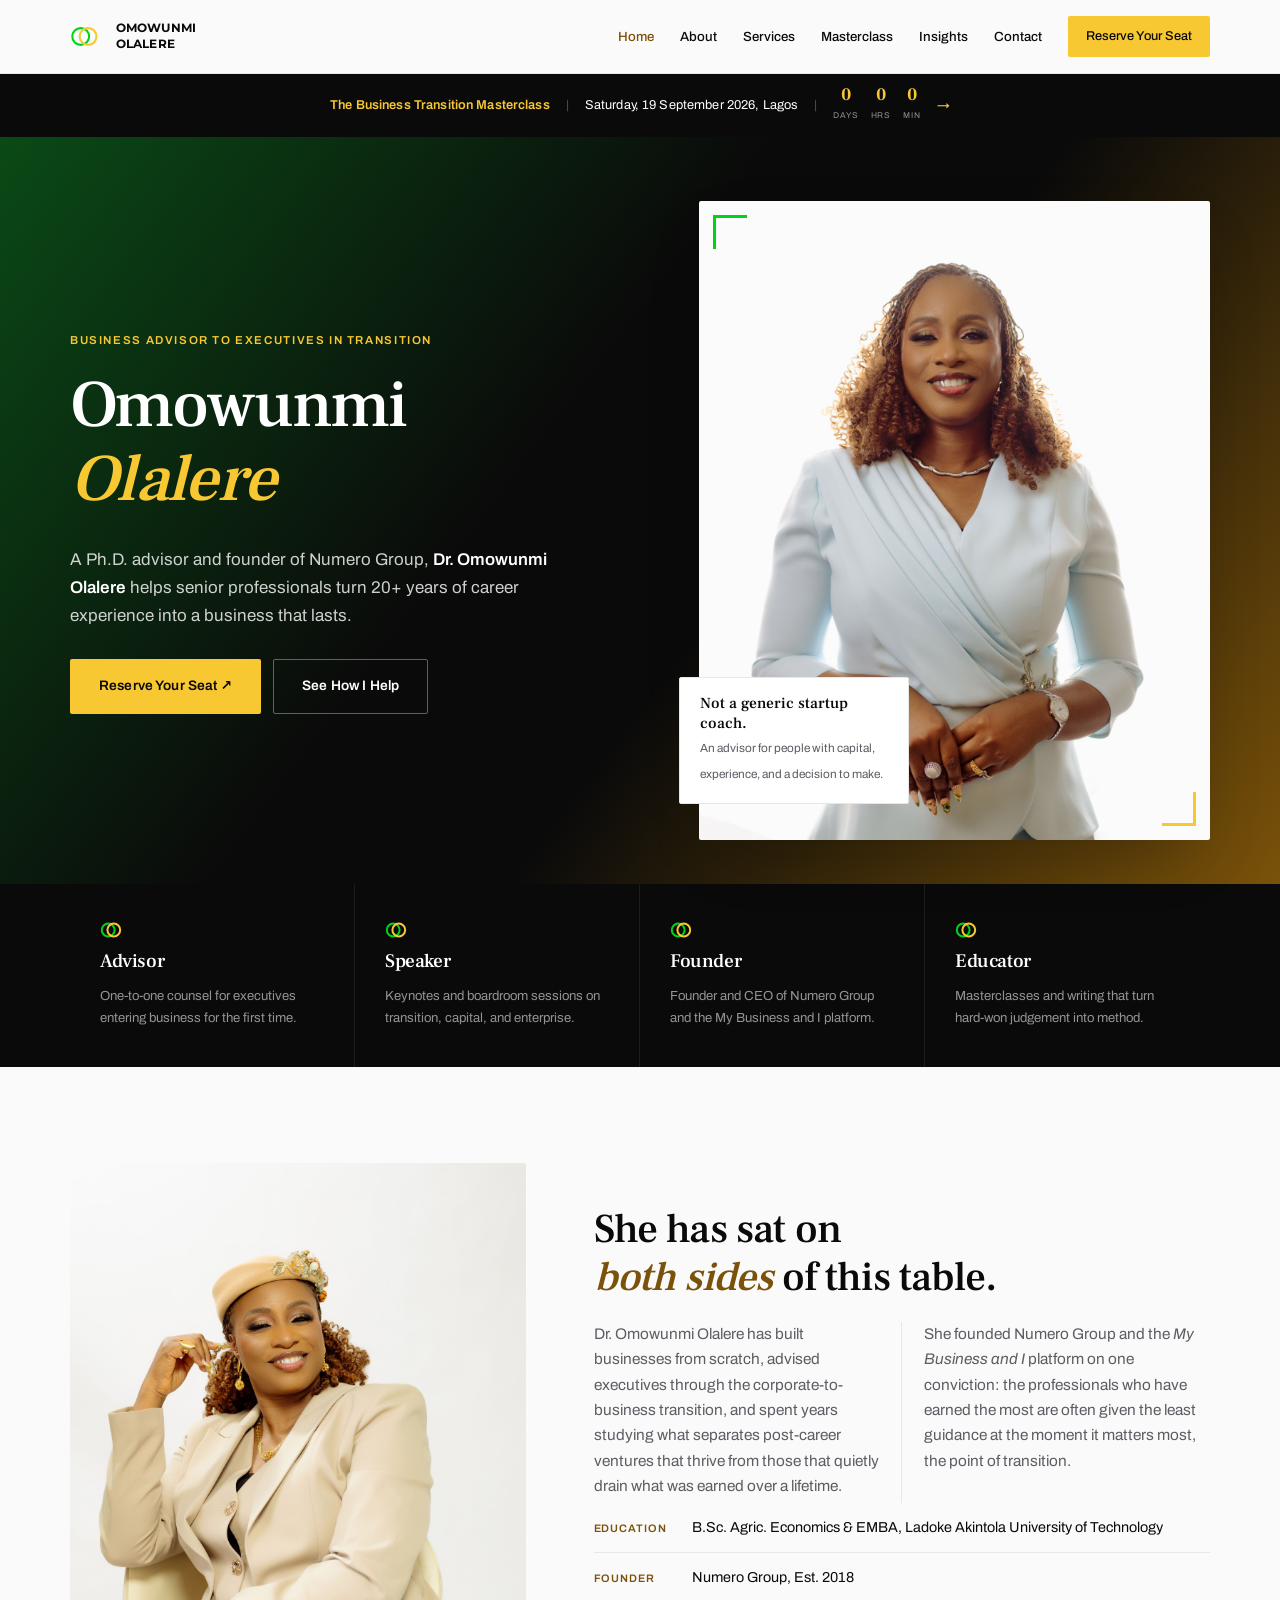
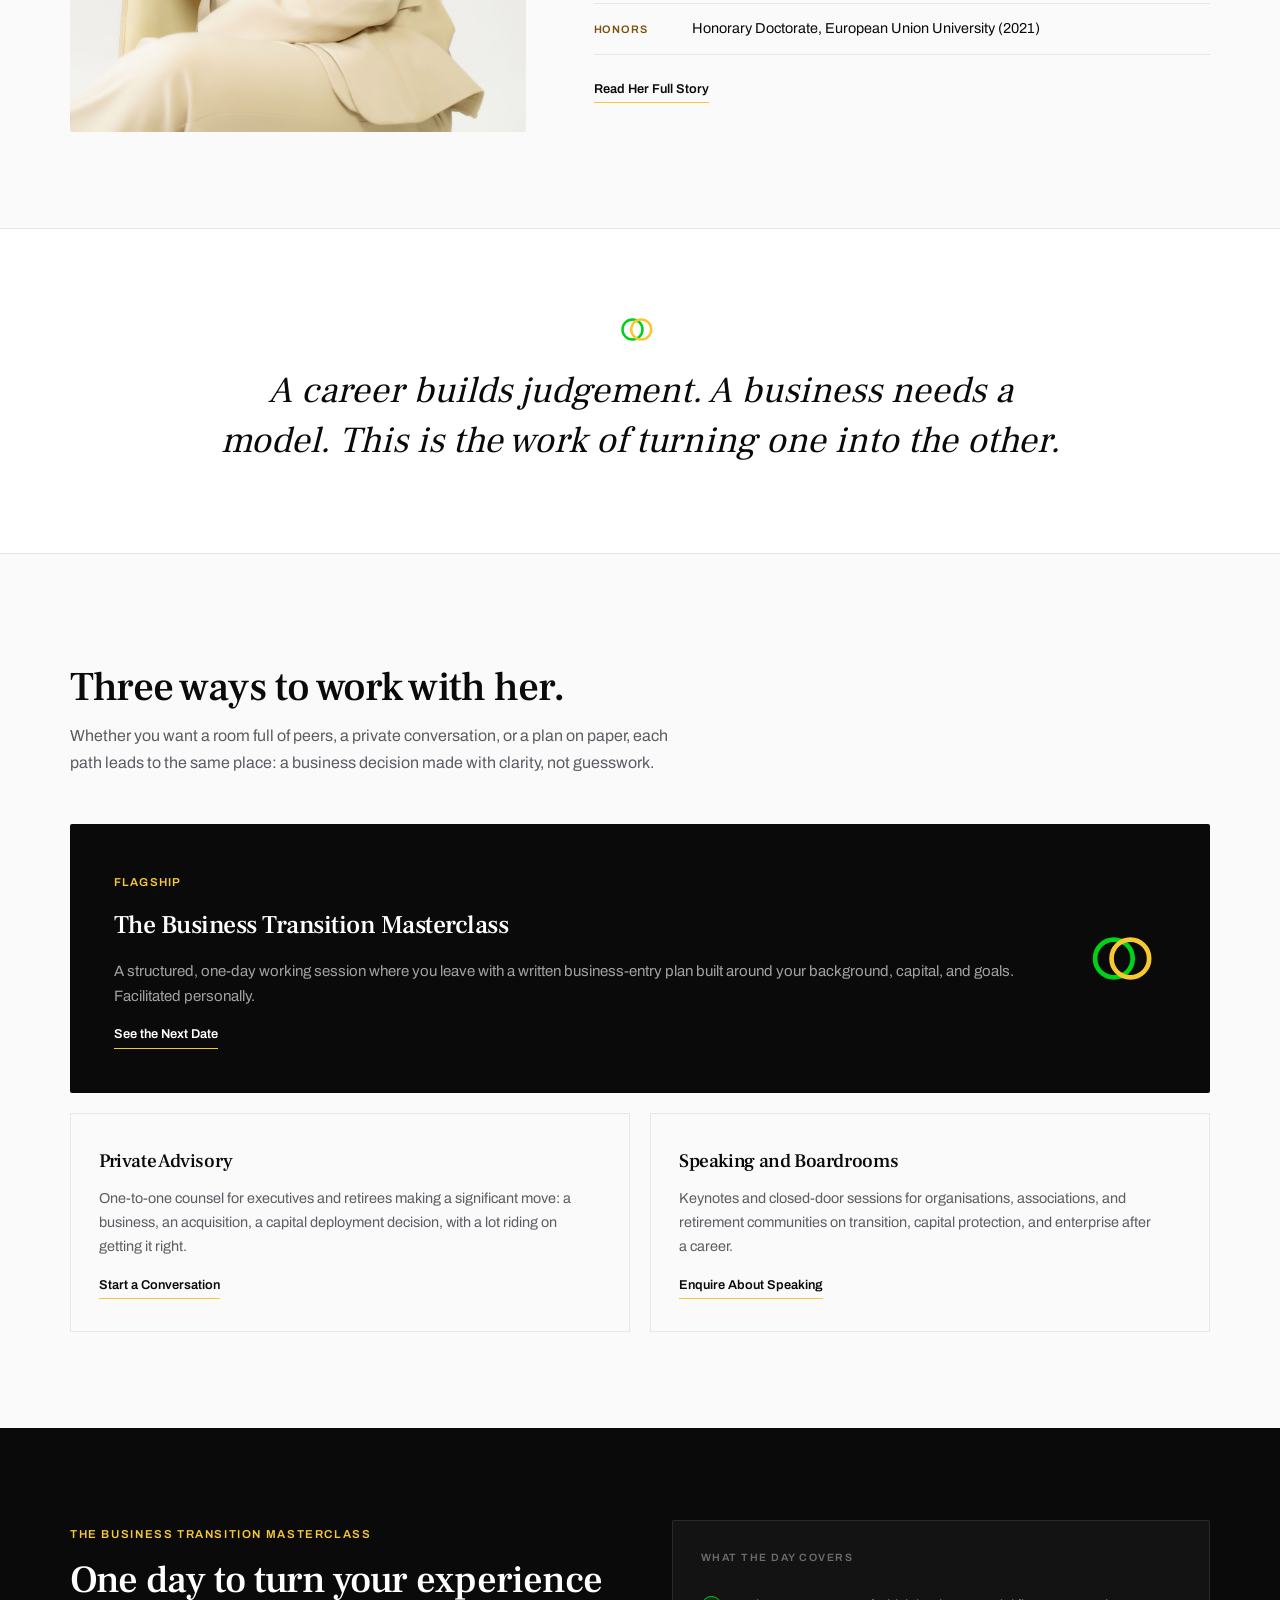
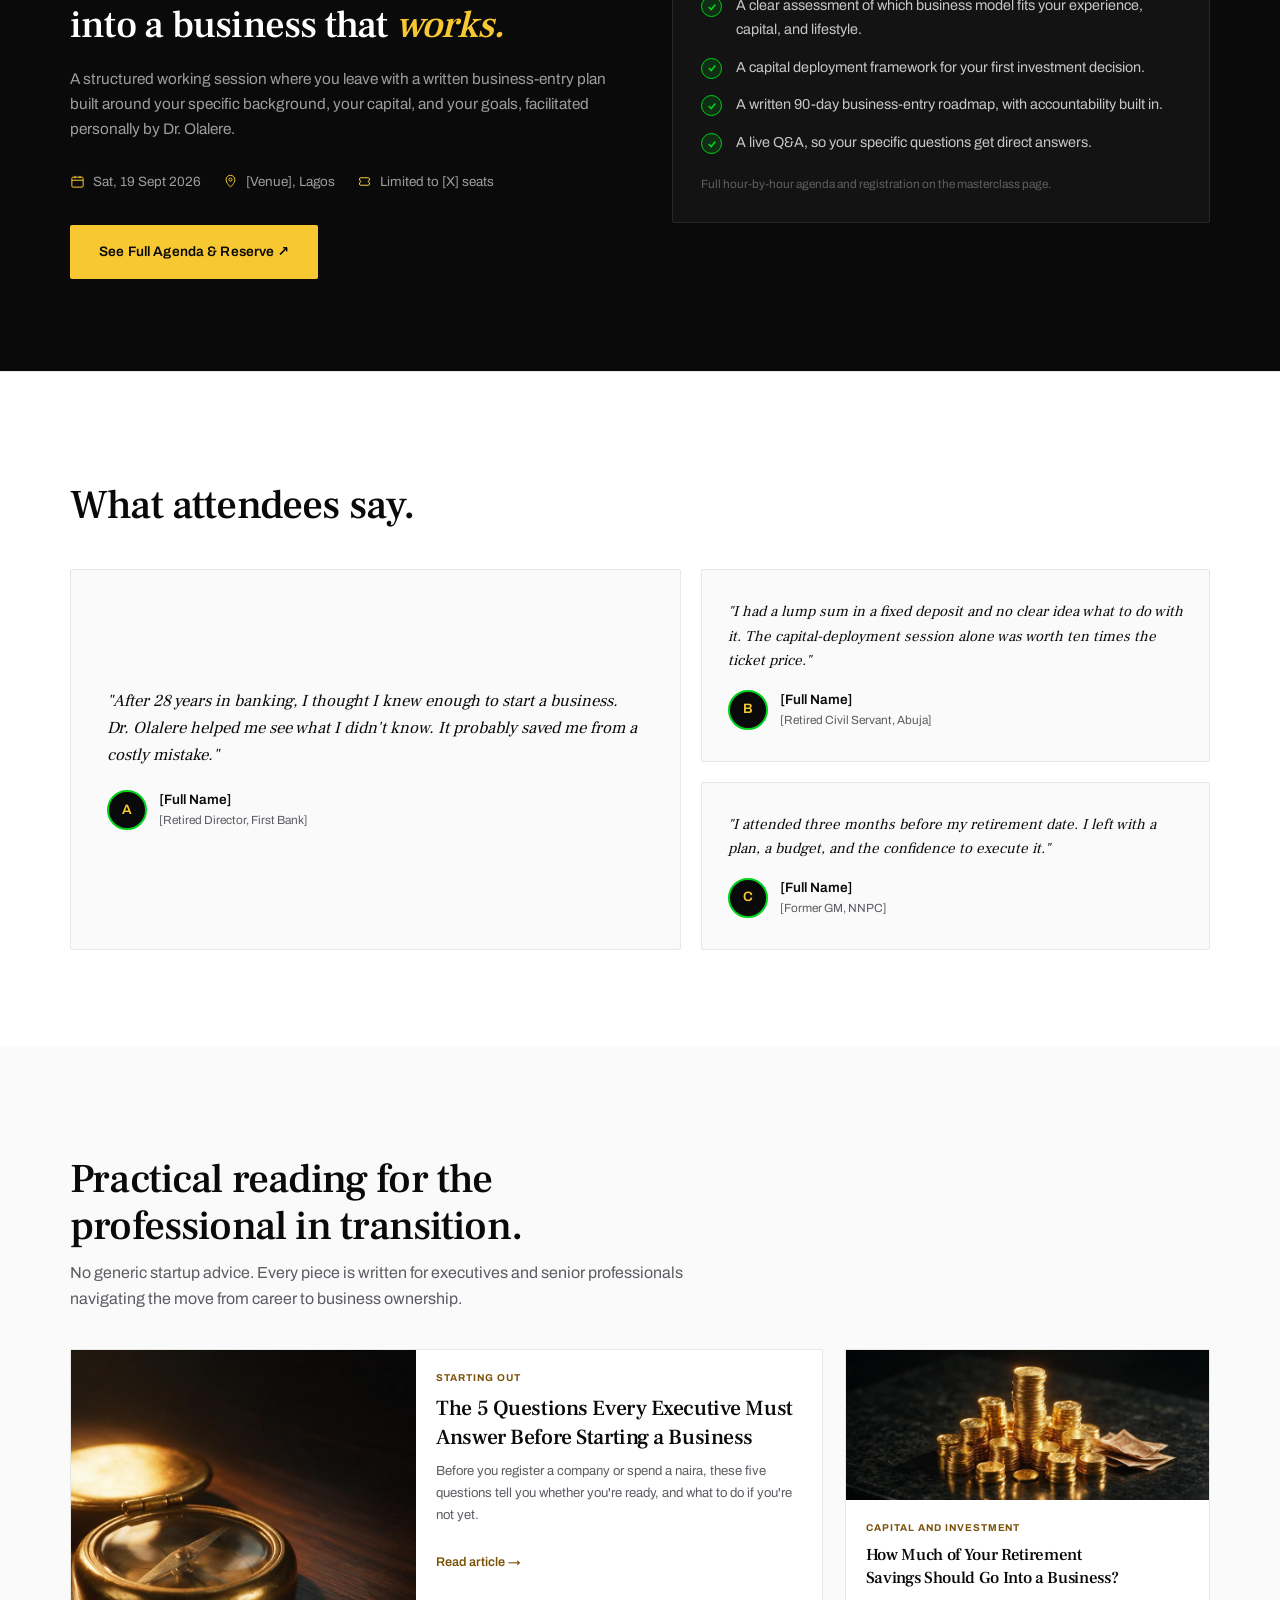
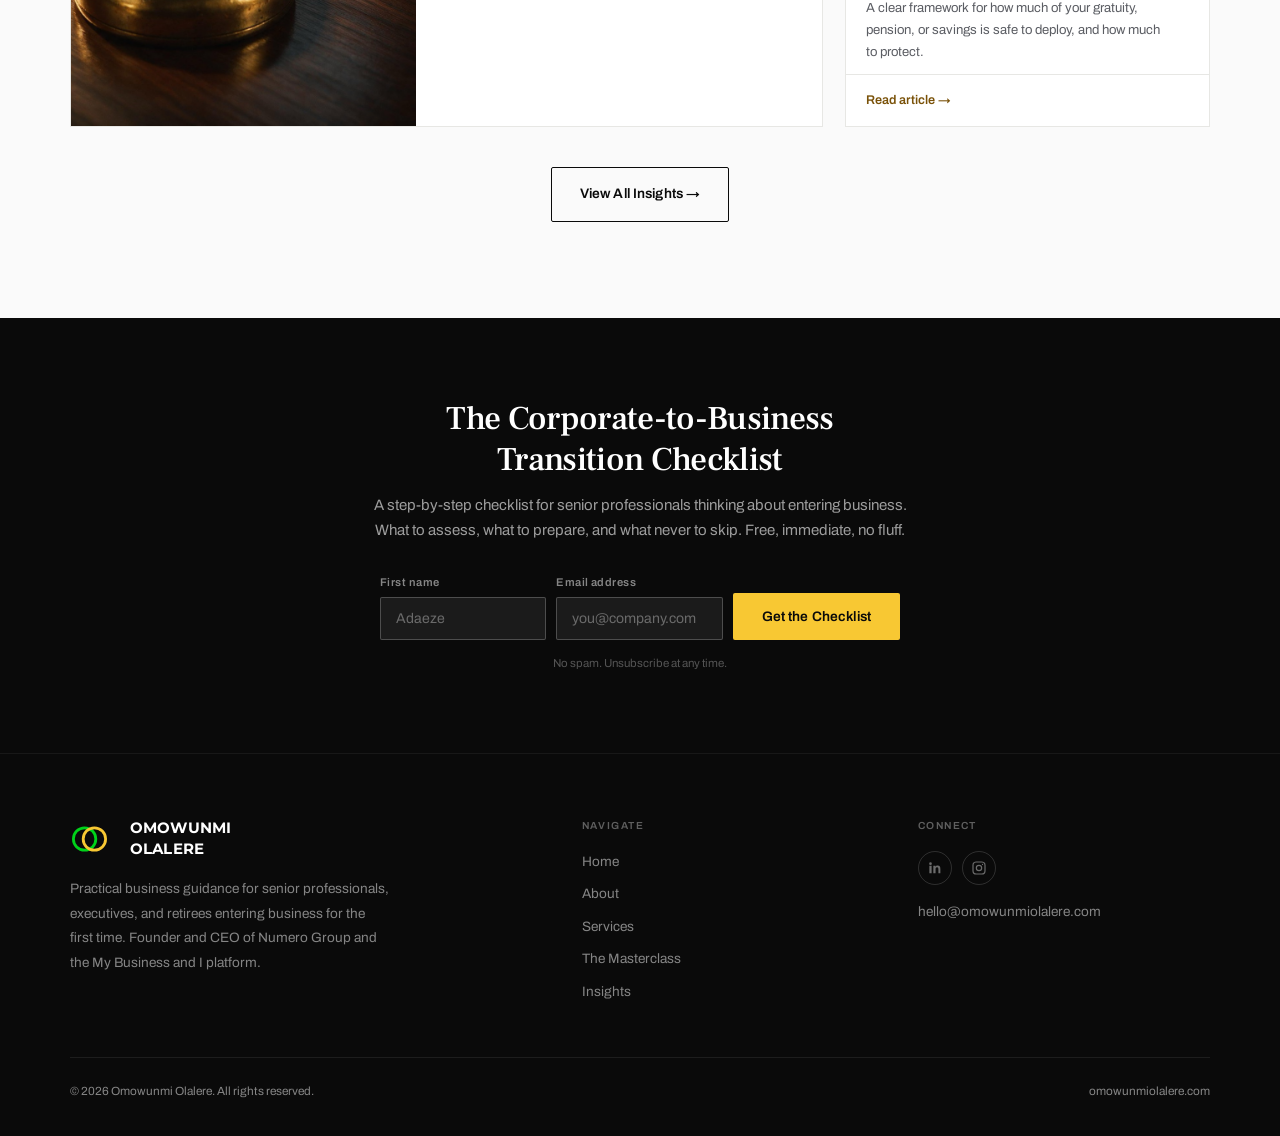
<file: index.html>
<!DOCTYPE html>
<html lang="en">
<head>
<meta charset="UTF-8">
<meta name="viewport" content="width=device-width, initial-scale=1.0">
<title>Dr. Omowunmi Olalere, Business Advisor to Executives in Transition</title>
<meta name="description" content="Dr. Omowunmi Olalere helps senior professionals, executives, and retirees turn a lifetime of experience into a business that lasts. Founder and CEO, Numero Group.">
<link rel="preconnect" href="https://fonts.googleapis.com">
<link rel="preconnect" href="https://fonts.gstatic.com" crossorigin>
<link href="https://fonts.googleapis.com/css2?family=Frank+Ruhl+Libre:ital,wght@0,300;0,400;0,500;0,700;0,900;1,400;1,500&family=Archivo:ital,wght@0,400;0,500;0,600;0,700;1,400&family=Montserrat:wght@700;800&display=swap" rel="stylesheet">
<style>
  *, *::before, *::after { box-sizing: border-box; margin: 0; padding: 0; }

  :root {
    /* Brand: her actual mark — interlocking green + gold rings on near-black */
    --ink:       #0A0A0A;   /* true near-black, matches the logo's own canvas */
    --ink-2:     #1C1D20;   /* one step lighter than ink — hover states on dark surfaces */
    --paper:     #FAFAFA;   /* cool near-white, not warm cream */
    --surface:   #FFFFFF;
    --line:      #E7E7E4;
    --mid:       #5B5D63;
    --gold:      #F8C833;   /* logo gold — graphic fills, CTAs, text-on-dark only */
    --gold-ink:  #7A5209;   /* deepened gold — AA-safe text on light backgrounds */
    --green:     #00D21A;   /* logo green — checks, focus rings, small marks */
    --green-deep:#0A4A16;   /* deepened green — gradient anchor, AA-safe with white text */

    --display: 'Frank Ruhl Libre', Georgia, serif;
    --body: 'Archivo', system-ui, sans-serif;
    --word: 'Montserrat', Arial, sans-serif; /* reserved for the literal wordmark only */
    --maxw: 1220px;
  }

  html { scroll-behavior: smooth; }
  body { font-family: var(--body); color: var(--ink); background: var(--paper); line-height: 1.65; -webkit-font-smoothing: antialiased; }
  img { max-width: 100%; display: block; }
  ::selection { background: var(--gold); color: var(--ink); }
  :focus-visible { outline: 2px solid var(--green); outline-offset: 2px; }

  /* ---------- SHARED PRIMITIVES ---------- */
  .wrap { max-width: var(--maxw); margin: 0 auto; padding: 0 40px; }

  .rings { flex-shrink: 0; display: block; }
  .kicker {
    display: inline-flex; align-items: center; gap: 10px;
    font-size: 0.72rem; font-weight: 600; letter-spacing: 0.14em;
    text-transform: uppercase; color: var(--gold-ink);
  }
  .kicker.on-dark { color: var(--gold); }

  h1, h2, h3, .display { font-family: var(--display); font-weight: 500; letter-spacing: -0.02em; text-wrap: balance; }
  h2.section-title {
    font-family: var(--display); font-size: clamp(1.9rem, 3.2vw, 2.7rem);
    font-weight: 500; color: var(--ink); line-height: 1.15; margin: 14px 0 0;
  }
  h2.section-title em { font-style: italic; font-weight: 500; color: var(--gold-ink); line-height: 1.2; padding-bottom: 0.1em; display: inline-block; }
  p { text-wrap: pretty; }

  .btn {
    display: inline-flex; align-items: center; gap: 8px; white-space: nowrap;
    font-family: var(--body); font-weight: 600; font-size: 0.86rem;
    letter-spacing: 0.01em; text-decoration: none; cursor: pointer;
    padding: 15px 28px; border-radius: 2px; border: 1.5px solid transparent;
    transition: transform 0.18s cubic-bezier(0.16,1,0.3,1), background 0.2s ease, color 0.2s ease, border-color 0.2s ease;
  }
  .btn:active { transform: translateY(0) scale(0.98); }
  .btn-solid { background: var(--gold); color: var(--ink); }
  .btn-solid:hover { background: #E4B620; transform: translateY(-2px); }
  .btn-ink { background: var(--ink); color: #fff; }
  .btn-ink:hover { background: #1a1a1a; transform: translateY(-2px); }
  .btn-outline { background: transparent; color: var(--ink); border-color: var(--ink); }
  .btn-outline:hover { background: var(--ink); color: #fff; }
  .btn-ghost-light { background: transparent; color: #fff; border-color: rgba(255,255,255,0.35); }
  .btn-ghost-light:hover { border-color: var(--gold); color: var(--gold); }

  /* ---------- NAV ---------- */
  nav {
    position: fixed; top: 0; left: 0; right: 0; z-index: 100;
    background: rgba(250,250,250,0.92); backdrop-filter: blur(12px);
    border-bottom: 1px solid var(--line); height: 74px;
  }
  .nav-inner { max-width: var(--maxw); margin: 0 auto; height: 100%; padding: 0 40px;
    display: flex; align-items: center; justify-content: space-between; }
  .brand { display: flex; align-items: center; gap: 12px; text-decoration: none; cursor: pointer; }
  .brand .rings { width: 34px; height: 21px; }
  .brand-word { font-family: var(--word); font-weight: 700; font-size: 0.72rem; line-height: 1.35;
    letter-spacing: 0.01em; color: var(--ink); text-transform: uppercase; }
  .nav-links { display: flex; gap: 26px; align-items: center; }
  .nav-links a { text-decoration: none; color: var(--ink); font-size: 0.83rem; font-weight: 500;
    transition: color 0.2s; cursor: pointer; }
  .nav-links a:hover { color: var(--gold-ink); }
  .nav-links a.active { color: var(--gold-ink); }
  .nav-cta { background: var(--gold); color: var(--ink) !important; padding: 10px 18px; border-radius: 2px;
    font-size: 0.8rem !important; font-weight: 700; }
  .nav-cta:hover { background: #E4B620; }
  .nav-toggle { display: none; background: none; border: none; cursor: pointer; padding: 6px; }
  .nav-toggle span { display: block; width: 22px; height: 2px; background: var(--ink); margin: 4px 0; transition: 0.2s; }

  /* ---------- PAGE ROUTING ---------- */
  .page { display: none; }
  .page.active { display: block; animation: pageIn 0.5s cubic-bezier(0.16,1,0.3,1) both; }
  @keyframes pageIn { from { opacity: 0; transform: translateY(8px);} to { opacity: 1; transform: none;} }

  /* ---------- EVENT STRIP ---------- */
  .event-strip {
    background: var(--ink); color: #fff; margin-top: 74px;
    padding: 12px 24px; font-size: 0.8rem; letter-spacing: 0.01em;
    display: flex; justify-content: center; align-items: center; gap: 16px; flex-wrap: wrap;
    cursor: pointer; transition: background 0.2s ease; text-decoration: none;
  }
  .event-strip:hover { background: var(--ink-2); }
  .event-strip:hover .cta-arrow { transform: translateX(3px); }
  .event-strip strong { color: var(--gold); font-weight: 600; }
  .event-strip .sep { opacity: 0.28; }
  .event-strip .cta-arrow { color: var(--gold); font-weight: 600; display: inline-block; transition: transform 0.2s ease; }
  .cd { display: flex; gap: 12px; }
  .cd .u { text-align: center; }
  .cd .n { font-family: var(--display); font-size: 1.1rem; font-weight: 700; color: var(--gold); display: block; line-height: 1; }
  .cd .l { font-size: 0.52rem; opacity: 0.55; text-transform: uppercase; letter-spacing: 0.1em; }

  /* ---------- HERO ---------- */
  .hero {
    padding: 64px 0 44px;
    background: linear-gradient(127deg, var(--green-deep) 0%, var(--ink) 42%, var(--ink) 58%, var(--gold-ink) 100%);
  }
  .hero-grid { display: grid; grid-template-columns: 1.05fr 0.95fr; gap: 64px; align-items: center; }
  .hero-name {
    font-family: var(--display); font-weight: 500;
    font-size: clamp(2.6rem, 5.2vw, 4.2rem); line-height: 1.02; letter-spacing: -0.025em;
    color: #fff; margin: 20px 0 20px;
  }
  .hero-name .ln2 { font-style: italic; color: var(--gold); display: block; line-height: 1.2; padding-bottom: 0.08em; }
  .hero-sub { font-size: 1.06rem; color: rgba(255,255,255,0.8); max-width: 480px; margin-bottom: 30px; }
  .hero-sub b { color: #fff; font-weight: 600; }
  .hero-btns { display: flex; gap: 12px; flex-wrap: wrap; }

  /* Portrait */
  .portrait { position: relative; }
  .portrait .frame {
    aspect-ratio: 4/5; border-radius: 2px; overflow: hidden; position: relative;
    box-shadow: 0 24px 60px -24px rgba(10,10,10,0.35);
  }
  .portrait .frame::before, .portrait .frame::after {
    content: ''; position: absolute; width: 34px; height: 34px; z-index: 2; pointer-events: none;
  }
  .portrait .frame::before { top: 14px; left: 14px; border-top: 3px solid var(--green); border-left: 3px solid var(--green); }
  .portrait .frame::after { bottom: 14px; right: 14px; border-bottom: 3px solid var(--gold); border-right: 3px solid var(--gold); }
  .portrait-badge {
    position: absolute; left: -20px; bottom: 36px; background: var(--surface);
    border: 1px solid var(--line);
    color: var(--ink); padding: 16px 20px; max-width: 230px; border-radius: 2px;
  }
  .portrait-badge b { font-family: var(--display); font-weight: 500; font-size: 0.96rem; display: block; line-height: 1.3; }
  .portrait-badge span { font-size: 0.74rem; color: var(--mid); }

  /* Photo placeholder — an honest, labeled slot carrying her real mark (not a stand-in stock photo) */
  .photo-ph {
    width: 100%; height: 100%; min-height: 100%;
    background: linear-gradient(165deg, #17181a 0%, #0A0A0A 100%);
    display: flex; flex-direction: column; align-items: center; justify-content: center;
    gap: 16px; text-align: center; color: rgba(250,250,250,0.4);
    font-size: 0.66rem; letter-spacing: 0.12em; text-transform: uppercase; padding: 24px;
  }
  .photo-ph .rings { width: 68px; height: 42px; opacity: 0.9; }
  .photo-ph .cap { max-width: 220px; line-height: 1.6; font-family: var(--body); }

  /* ---------- ROLES STRIP (signature motif) ---------- */
  .roles { background: var(--ink); color: #fff; }
  .roles-inner { display: grid; grid-template-columns: repeat(4, 1fr); }
  .role {
    padding: 38px 30px; border-right: 1px solid rgba(255,255,255,0.08);
    display: flex; flex-direction: column; gap: 8px;
  }
  .role:last-child { border-right: none; }
  .role .rings { width: 26px; height: 16px; }
  .role h3 { font-family: var(--display); font-weight: 500; font-size: 1.2rem; color: #fff; }
  .role p { font-size: 0.82rem; color: rgba(255,255,255,0.56); }

  /* ---------- ABOUT ---------- */
  .about { padding: 96px 0; }
  .about-grid { display: grid; grid-template-columns: 0.85fr 1.15fr; gap: 68px; align-items: center; }
  .about-photo { aspect-ratio: 4/5; border-radius: 2px; overflow: hidden; position: relative; }
  .about-cols { columns: 2; column-gap: 44px; column-rule: 1px solid var(--line); margin-top: 16px; }
  .about-cols p { color: var(--mid); font-size: 0.96rem; break-inside: avoid; margin-bottom: 16px; }
  .cred { display: flex; align-items: baseline; gap: 14px; padding: 13px 0; border-bottom: 1px solid var(--line); font-size: 0.9rem; color: var(--ink); }
  .cred:first-of-type { border-top: 1px solid var(--line); margin-top: 26px; }
  .cred .k { font-size: 0.68rem; font-weight: 600; text-transform: uppercase; letter-spacing: 0.08em; color: var(--gold-ink); width: 84px; flex-shrink: 0; }
  .cred .ph { color: var(--mid); font-style: italic; }

  /* ---------- PULL QUOTE (editorial break) ---------- */
  .pull { padding: 88px 0; background: var(--surface); border-top: 1px solid var(--line); border-bottom: 1px solid var(--line); }
  .pull blockquote {
    font-family: var(--display); font-style: italic; font-weight: 400;
    font-size: clamp(1.5rem, 3vw, 2.3rem); line-height: 1.35; color: var(--ink);
    max-width: 880px; margin: 0 auto; text-align: center; text-wrap: balance;
  }
  .pull .rings { margin: 0 auto 24px; width: 40px; height: 25px; }

  /* ---------- SERVICES (asymmetric: featured + pair, not 3 equal cards) ---------- */
  .services { padding: 96px 0; }
  .svc-head { max-width: 620px; margin-bottom: 48px; }
  .svc-head p { color: var(--mid); margin-top: 12px; }
  .svc-stack { display: grid; gap: 20px; }
  .svc-feature {
    display: grid; grid-template-columns: 1fr auto; gap: 40px; align-items: center;
    background: var(--ink); color: #fff; padding: 44px; border-radius: 2px;
  }
  .svc-feature .tag { font-size: 0.72rem; font-weight: 600; letter-spacing: 0.1em; text-transform: uppercase; color: var(--gold); }
  .svc-feature h3 { font-family: var(--display); font-weight: 500; font-size: 1.6rem; margin: 10px 0 12px; }
  .svc-feature p { color: rgba(255,255,255,0.62); font-size: 0.94rem; }
  .svc-feature .mark { width: 76px; height: 47px; }
  .svc-pair { display: grid; grid-template-columns: 1fr 1fr; gap: 20px; }
  .svc-card { border: 1px solid var(--line); padding: 32px 28px; transition: transform 0.2s cubic-bezier(0.16,1,0.3,1); }
  .svc-card:hover { transform: translateY(-3px); }
  .svc-card h3 { font-family: var(--display); font-weight: 500; font-size: 1.2rem; color: var(--ink); margin-bottom: 10px; }
  .svc-card p { color: var(--mid); font-size: 0.9rem; }
  .link { display: inline-block; margin-top: 16px; font-size: 0.8rem; font-weight: 600; color: var(--ink); text-decoration: none; border-bottom: 1.5px solid var(--gold); padding-bottom: 2px; }
  .link:hover { color: var(--gold-ink); }

  /* ---------- MASTERCLASS (dark feature) ---------- */
  .mc { background: var(--ink); padding: 92px 0; }
  .mc-inner { display: grid; grid-template-columns: 1fr 1fr; gap: 64px; align-items: start; }
  .mc h2 { font-family: var(--display); font-weight: 500; font-size: clamp(1.9rem, 3vw, 2.5rem); color: #fff; line-height: 1.18; margin: 12px 0 14px; }
  .mc h2 em { font-style: italic; color: var(--gold); padding-bottom: 0.1em; display: inline-block; }
  .mc-sub { color: rgba(255,255,255,0.6); font-size: 0.96rem; margin-bottom: 28px; }
  .mc-detail { display: flex; gap: 22px; flex-wrap: wrap; margin-bottom: 32px; }
  .mc-detail .d { font-size: 0.84rem; font-weight: 600; color: var(--gold); display: flex; align-items: center; gap: 8px; }
  .mc-detail svg { width: 15px; height: 15px; flex-shrink: 0; }
  .mc-detail .d span { color: rgba(255,255,255,0.6); font-weight: 400; }
  .outcomes { list-style: none; display: flex; flex-direction: column; gap: 14px; margin-top: 28px; }
  .outcome { display: flex; gap: 14px; align-items: flex-start; }
  .outcome .chk { width: 21px; height: 21px; flex-shrink: 0; border-radius: 50%; margin-top: 2px;
    background: rgba(0,210,26,0.14); border: 1px solid var(--green);
    display: flex; align-items: center; justify-content: center; }
  .outcome .chk svg { width: 10px; height: 10px; color: var(--green); }
  .outcome p { color: rgba(255,255,255,0.76); font-size: 0.9rem; }

  .mc-card { background: rgba(255,255,255,0.04); border: 1px solid rgba(255,255,255,0.09); border-radius: 2px; padding: 28px; }
  .mc-card .label { font-size: 0.66rem; font-weight: 600; letter-spacing: 0.14em; text-transform: uppercase; color: rgba(255,255,255,0.38); margin-bottom: 16px; }
  .mc-note { font-size: 0.74rem; color: rgba(255,255,255,0.32); }

  /* ---------- TESTIMONIALS (featured + stacked pair) ---------- */
  .testi { padding: 96px 0; background: var(--surface); border-top: 1px solid var(--line); }
  .testi-head { max-width: 560px; margin-bottom: 40px; }
  .testi-grid { display: grid; grid-template-columns: 1.2fr 1fr; gap: 20px; }
  .tcard { background: var(--paper); border: 1px solid var(--line); border-radius: 2px; padding: 30px 26px; display: flex; flex-direction: column; }
  .tcard.featured { padding: 40px 36px; justify-content: center; }
  .tstack { display: flex; flex-direction: column; gap: 20px; }
  .ttext { font-family: var(--display); font-weight: 400; font-style: italic; font-size: 1.05rem; color: var(--ink); line-height: 1.6; margin-bottom: 20px; }
  .tcard:not(.featured) .ttext { font-size: 0.94rem; margin-bottom: 16px; }
  .tauthor { display: flex; align-items: center; gap: 12px; }
  .tav { width: 40px; height: 40px; border-radius: 50%; background: var(--ink); color: var(--gold); border: 2px solid var(--green); display: flex; align-items: center; justify-content: center; font-weight: 600; font-size: 0.85rem; flex-shrink: 0; }
  .tname { font-weight: 600; font-size: 0.85rem; color: var(--ink); }
  .trole { font-size: 0.74rem; color: var(--mid); }

  /* ---------- INSIGHTS ---------- */
  .insights { padding: 96px 0; }
  .insights-head { max-width: 620px; margin-bottom: 36px; }
  .insights-head p { color: var(--mid); margin-top: 10px; }
  .art-grid { display: grid; grid-template-columns: repeat(3, 1fr); grid-auto-rows: auto; gap: 22px; }
  .insights-more { text-align: center; margin-top: 40px; }
  .art { background: var(--surface); border: 1px solid var(--line); overflow: hidden; display: flex; flex-direction: column; transition: transform 0.2s cubic-bezier(0.16,1,0.3,1); }
  .art:hover { transform: translateY(-3px); }
  .art.feature { grid-column: span 2; flex-direction: row; }
  .art.feature .thumb { width: 46%; height: auto; }
  .art.feature .body { width: 54%; }
  .art .thumb { height: 150px; position: relative; overflow: hidden; }
  .art .thumb .swatch { width: 100%; height: 100%; display: flex; align-items: flex-end; padding: 14px; background: linear-gradient(155deg, #17181a, #0A0A0A); }
  .art .thumb .swatch .rings { width: 32px; height: 20px; }
  .art .body { padding: 20px 20px 0; flex: 1; }
  .art .tag { font-size: 0.62rem; font-weight: 700; letter-spacing: 0.1em; text-transform: uppercase; color: var(--gold-ink); }
  .art h3 { font-family: var(--display); font-weight: 500; font-size: 1.05rem; color: var(--ink); line-height: 1.35; margin: 8px 0; }
  .art.feature h3 { font-size: 1.35rem; }
  .art p { color: var(--mid); font-size: 0.82rem; }
  .art .link { display: block; padding: 15px 20px; margin-top: 12px; border-top: 1px solid var(--line); color: var(--gold-ink); font-size: 0.79rem; font-weight: 600; text-decoration: none; border-bottom: none; }
  .art .link:hover { color: var(--ink); }

  /* ---------- OPTIN ---------- */
  .optin { background: var(--ink); padding: 80px 0; text-align: center; }
  .optin h2 { font-family: var(--display); font-weight: 500; font-size: clamp(1.6rem, 2.6vw, 2.1rem); color: #fff; max-width: 600px; margin: 0 auto 12px; line-height: 1.25; }
  .optin p.lead { color: rgba(255,255,255,0.6); font-size: 0.94rem; margin-bottom: 30px; max-width: 540px; margin-left: auto; margin-right: auto; }
  .optin-form { display: flex; gap: 10px; max-width: 520px; margin: 0 auto; align-items: flex-end; }
  .field { flex: 1; text-align: left; display: flex; flex-direction: column; gap: 6px; }
  .field label { font-size: 0.7rem; font-weight: 600; letter-spacing: 0.04em; color: rgba(255,255,255,0.5); }
  .field input { padding: 13px 15px; background: rgba(255,255,255,0.07); border: 1px solid rgba(255,255,255,0.22); border-radius: 2px; color: #fff; font-size: 0.88rem; font-family: var(--body); outline: none; transition: border-color 0.2s; width: 100%; }
  .field input::placeholder { color: rgba(255,255,255,0.35); }
  .field input:focus { border-color: var(--gold); }
  .optin-note { color: rgba(255,255,255,0.3); font-size: 0.72rem; margin-top: 14px; }

  /* ---------- FOOTER ---------- */
  footer { background: var(--ink); color: rgba(255,255,255,0.5); padding: 64px 0 34px; border-top: 1px solid rgba(255,255,255,0.06); }
  .footer-grid { display: grid; grid-template-columns: 1.6fr 1fr 1fr; gap: 44px; margin-bottom: 44px; }
  .footer-brand { display: flex; align-items: center; gap: 14px; }
  .footer-brand .rings { width: 46px; height: 28px; }
  .footer-word { font-family: var(--word); font-weight: 700; font-size: 0.92rem; line-height: 1.4; letter-spacing: 0.01em; color: #fff; text-transform: uppercase; }
  .footer-tag { font-size: 0.85rem; line-height: 1.8; max-width: 320px; margin-top: 18px; }
  .fc h4 { font-size: 0.64rem; font-weight: 600; letter-spacing: 0.14em; text-transform: uppercase; color: rgba(255,255,255,0.35); margin-bottom: 16px; }
  .fc a { display: block; color: rgba(255,255,255,0.5); font-size: 0.85rem; text-decoration: none; margin-bottom: 10px; cursor: pointer; transition: color 0.2s; }
  .fc a:hover { color: var(--gold); }
  .social { display: flex; gap: 10px; }
  .social .soc { width: 34px; height: 34px; border: 1px solid rgba(255,255,255,0.15); border-radius: 50%; display: flex; align-items: center; justify-content: center; color: rgba(255,255,255,0.4); text-decoration: none; font-size: 0.66rem; font-weight: 700; transition: all 0.2s; margin-bottom: 0; }
  .soc svg { width: 16px; height: 16px; flex-shrink: 0; }
  .soc:hover { border-color: var(--gold); color: var(--gold); }
  .footer-bottom { border-top: 1px solid rgba(255,255,255,0.08); padding-top: 24px; font-size: 0.74rem; display: flex; justify-content: space-between; flex-wrap: wrap; gap: 10px; }

  /* ---------- GALLERY PAGE ---------- */
  .gal-hero { padding: 120px 0 58px; background: var(--ink); color: #fff; }
  .gal-hero h1 { font-family: var(--display); font-weight: 500; font-size: clamp(2.2rem, 4.2vw, 3.2rem); color: #fff; line-height: 1.12; margin: 16px 0 14px; }
  .gal-hero h1 em { font-style: italic; color: var(--gold); padding-bottom: 0.08em; display: inline-block; }
  .gal-hero p { color: rgba(255,255,255,0.6); max-width: 540px; font-size: 0.98rem; }
  .gal-filters { position: sticky; top: 74px; z-index: 40; background: rgba(250,250,250,0.94); backdrop-filter: blur(10px); border-bottom: 1px solid var(--line); }
  .gal-filters .wrap { display: flex; gap: 8px; flex-wrap: wrap; padding-top: 16px; padding-bottom: 16px; }
  .gfilter { background: transparent; border: 1px solid var(--line); color: var(--ink); padding: 8px 16px; border-radius: 2px; font-size: 0.78rem; font-weight: 500; cursor: pointer; transition: all 0.2s; }
  .gfilter.active, .gfilter:hover { background: var(--ink); border-color: var(--ink); color: #fff; }

  .gal-section { padding: 52px 0 88px; }
  .masonry { columns: 3; column-gap: 20px; }
  .gitem { break-inside: avoid; margin-bottom: 20px; border-radius: 2px; overflow: hidden; position: relative; background: var(--ink); }
  .gitem .photo-ph { min-height: 0; }
  .gitem.tall .photo-ph { aspect-ratio: 3/4; }
  .gitem.wide .photo-ph { aspect-ratio: 4/3; }
  .gitem.sq .photo-ph { aspect-ratio: 1/1; }
  .gitem .meta { position: absolute; left: 0; right: 0; bottom: 0; padding: 28px 18px 16px;
    background: linear-gradient(to top, rgba(10,10,10,0.92), transparent);
    opacity: 0; transition: opacity 0.25s; }
  .gitem:hover .meta { opacity: 1; }
  .gitem .meta .s { font-size: 0.62rem; font-weight: 700; letter-spacing: 0.1em; text-transform: uppercase; color: var(--gold); }
  .gitem .meta .c { font-size: 0.86rem; color: #fff; margin-top: 3px; }
  .gal-cta { background: var(--surface); border-top: 1px solid var(--line); padding: 68px 0; text-align: center; }
  .gal-cta h2 { font-family: var(--display); font-weight: 500; font-size: clamp(1.6rem, 2.6vw, 2.1rem); color: var(--ink); margin-bottom: 18px; }

  /* ---------- MOTION ---------- */
  @keyframes fadeUp { from { opacity: 0; transform: translateY(18px);} to { opacity: 1; transform: none;} }
  .hero-left > * { animation: fadeUp 0.65s cubic-bezier(0.16,1,0.3,1) both; }
  .hero-left > *:nth-child(1){animation-delay:.04s}
  .hero-left > *:nth-child(2){animation-delay:.12s}
  .hero-left > *:nth-child(3){animation-delay:.2s}
  .hero-left > *:nth-child(4){animation-delay:.28s}
  .reveal { opacity: 0; transform: translateY(22px); transition: opacity 0.6s cubic-bezier(0.16,1,0.3,1), transform 0.6s cubic-bezier(0.16,1,0.3,1); }
  .reveal.in { opacity: 1; transform: none; }

  @media (prefers-reduced-motion: reduce) {
    * { animation: none !important; transition: none !important; }
    .reveal { opacity: 1; transform: none; }
  }

  /* ---------- RESPONSIVE ---------- */
  @media (max-width: 940px) {
    .wrap, .nav-inner { padding: 0 22px; }
    .nav-links { position: fixed; top: 74px; left: 0; right: 0; background: var(--paper);
      flex-direction: column; align-items: flex-start; gap: 0; padding: 8px 22px 20px;
      border-bottom: 1px solid var(--line); display: none; }
    .nav-links.open { display: flex; }
    .nav-links a { padding: 12px 0; width: 100%; border-bottom: 1px solid var(--line); font-size: 0.95rem; }
    .nav-links a.nav-cta { border: none; margin-top: 10px; text-align: center; justify-content: center; }
    .nav-toggle { display: block; }
    .hero-grid { grid-template-columns: 1fr; gap: 36px; }
    .portrait { order: -1; max-width: 380px; }
    .portrait-badge { position: static; left: 0; margin-top: 16px; max-width: none; }
    .roles-inner { grid-template-columns: repeat(2, 1fr); }
    .role:nth-child(2) { border-right: none; }
    .role:nth-child(1), .role:nth-child(2) { border-bottom: 1px solid rgba(255,255,255,0.08); }
    .about-grid { grid-template-columns: 1fr; gap: 36px; }
    .about-photo { max-width: 380px; }
    .about-cols { columns: 1; }
    .svc-feature { grid-template-columns: 1fr; gap: 24px; text-align: left; }
    .svc-feature .mark { width: 56px; height: 35px; }
    .svc-pair { grid-template-columns: 1fr; }
    .testi-grid { grid-template-columns: 1fr; }
    .art-grid { grid-template-columns: 1fr; }
    .art.feature { grid-column: span 1; flex-direction: column; }
    .art.feature .thumb, .art.feature .body { width: 100%; }
    .mc-inner { grid-template-columns: 1fr; gap: 40px; }
    .masonry { columns: 1; }
    .footer-grid { grid-template-columns: 1fr; gap: 30px; }
    .event-strip { font-size: 0.72rem; gap: 10px; }
    .optin-form { flex-direction: column; align-items: stretch; }
    .about, .services, .testi, .insights, .mc, .pull { padding: 60px 0; }
    .cat, .gfilter { padding: 10px 18px; }
  }
  @media (min-width: 941px) and (max-width: 1120px) {
    .masonry { columns: 2; }
  }
  @media (max-width: 480px) {
    .cred { flex-direction: column; align-items: flex-start; gap: 4px; }
    .cred .k { width: auto; }
    .nav-links a:not(.nav-cta) { padding: 15px 0; }
    .hero-btns .btn { width: 100%; }
  }
</style>
<noscript><style>.reveal { opacity: 1 !important; transform: none !important; }</style></noscript>
</head>
<body>

<!-- ============ NAV ============ -->
<nav>
  <div class="nav-inner">
    <a class="brand" data-nav="home" aria-label="Dr. Omowunmi Olalere, home">
      <svg class="rings" viewBox="0 0 64 40" xmlns="http://www.w3.org/2000/svg" aria-hidden="true">
        <circle cx="20" cy="20" r="16" fill="none" stroke="#00D21A" stroke-width="4"/>
        <circle cx="34" cy="20" r="16" fill="none" stroke="#F8C833" stroke-width="4"/>
      </svg>
      <span class="brand-word">Omowunmi<br>Olalere</span>
    </a>
    <div class="nav-links" id="navLinks">
      <a data-nav="home" class="active">Home</a>
      <a href="about.html">About</a>
      <a data-scroll="services" data-nav="home">Services</a>
      <a href="masterclass.html">Masterclass</a>
      <a href="insights.html">Insights</a>
      <a data-scroll="contact" data-nav="home">Contact</a>
      <a href="masterclass.html#register" class="nav-cta">Reserve Your Seat</a>
    </div>
    <button class="nav-toggle" id="navToggle" aria-label="Menu"><span></span><span></span><span></span></button>
  </div>
</nav>

<!-- ================================================= -->
<!-- ==================  HOME PAGE  ================== -->
<!-- ================================================= -->
<div class="page active" id="page-home">

  <!-- EVENT STRIP -->
  <a class="event-strip" href="masterclass.html#register" aria-label="The Business Transition Masterclass, Saturday 19 September 2026, Lagos. Reserve your seat.">
    <strong>The Business Transition Masterclass</strong>
    <span class="sep">|</span>
    <span>Saturday, 19 September 2026, Lagos</span>
    <span class="sep">|</span>
    <div class="cd">
      <div class="u"><span class="n" id="cd-days">—</span><span class="l">Days</span></div>
      <div class="u"><span class="n" id="cd-hours">—</span><span class="l">Hrs</span></div>
      <div class="u"><span class="n" id="cd-mins">—</span><span class="l">Min</span></div>
    </div>
    <span class="cta-arrow">→</span>
  </a>

  <!-- HERO -->
  <header class="hero">
    <div class="wrap">
      <div class="hero-grid">
        <div class="hero-left">
          <span class="kicker on-dark">Business Advisor to Executives in Transition</span>
          <h1 class="hero-name">Omowunmi<span class="ln2">Olalere</span></h1>
          <p class="hero-sub">A Ph.D. advisor and founder of Numero Group, <b>Dr. Omowunmi Olalere</b> helps senior professionals turn 20+ years of career experience into a business that lasts.</p>
          <div class="hero-btns">
            <a class="btn btn-solid" href="masterclass.html#register">Reserve Your Seat ↗</a>
            <a class="btn btn-ghost-light" data-scroll="services">See How I Help</a>
          </div>
        </div>
        <div class="portrait">
          <div class="frame">
            <img src="images/hero-portrait.jpg" alt="Dr. Omowunmi Olalere" style="width:100%; height:100%; object-fit:cover;">
          </div>
          <div class="portrait-badge">
            <b>Not a generic startup coach.</b>
            <span>An advisor for people with capital, experience, and a decision to make.</span>
          </div>
        </div>
      </div>
    </div>
  </header>

  <!-- ROLES (signature motif) -->
  <section class="roles">
    <div class="wrap"><div class="roles-inner">
      <div class="role"><svg class="rings" viewBox="0 0 64 40" xmlns="http://www.w3.org/2000/svg" aria-hidden="true"><circle cx="20" cy="20" r="16" fill="none" stroke="#00D21A" stroke-width="5"/><circle cx="34" cy="20" r="16" fill="none" stroke="#F8C833" stroke-width="5"/></svg><h3>Advisor</h3><p>One-to-one counsel for executives entering business for the first time.</p></div>
      <div class="role"><svg class="rings" viewBox="0 0 64 40" xmlns="http://www.w3.org/2000/svg" aria-hidden="true"><circle cx="20" cy="20" r="16" fill="none" stroke="#00D21A" stroke-width="5"/><circle cx="34" cy="20" r="16" fill="none" stroke="#F8C833" stroke-width="5"/></svg><h3>Speaker</h3><p>Keynotes and boardroom sessions on transition, capital, and enterprise.</p></div>
      <div class="role"><svg class="rings" viewBox="0 0 64 40" xmlns="http://www.w3.org/2000/svg" aria-hidden="true"><circle cx="20" cy="20" r="16" fill="none" stroke="#00D21A" stroke-width="5"/><circle cx="34" cy="20" r="16" fill="none" stroke="#F8C833" stroke-width="5"/></svg><h3>Founder</h3><p>Founder and CEO of Numero Group and the My Business and I platform.</p></div>
      <div class="role"><svg class="rings" viewBox="0 0 64 40" xmlns="http://www.w3.org/2000/svg" aria-hidden="true"><circle cx="20" cy="20" r="16" fill="none" stroke="#00D21A" stroke-width="5"/><circle cx="34" cy="20" r="16" fill="none" stroke="#F8C833" stroke-width="5"/></svg><h3>Educator</h3><p>Masterclasses and writing that turn hard-won judgement into method.</p></div>
    </div></div>
  </section>

  <!-- ABOUT -->
  <section class="about" id="about">
    <div class="wrap">
      <div class="about-grid reveal">
        <div class="about-photo">
          <img src="images/about-portrait.jpg" alt="Dr. Omowunmi Olalere, seated portrait" style="width:100%; height:100%; object-fit:cover;">
        </div>
        <div>
          <h2 class="section-title">She has sat on <em>both sides</em> of this table.</h2>
          <div class="about-cols">
            <p>Dr. Omowunmi Olalere has built businesses from scratch, advised executives through the corporate-to-business transition, and spent years studying what separates post-career ventures that thrive from those that quietly drain what was earned over a lifetime.</p>
            <p>She founded Numero Group and the <em>My Business and I</em> platform on one conviction: the professionals who have earned the most are often given the least guidance at the moment it matters most, the point of transition.</p>
          </div>
          <div class="cred"><span class="k">Education</span><span>B.Sc. Agric. Economics &amp; EMBA, Ladoke Akintola University of Technology</span></div>
          <div class="cred"><span class="k">Founder</span><span>Numero Group, Est. 2018</span></div>
          <div class="cred"><span class="k">Honors</span><span>Honorary Doctorate, European Union University (2021)</span></div>
          <a class="link" href="about.html" style="margin-top:24px">Read Her Full Story</a>
        </div>
      </div>
    </div>
  </section>

  <!-- PULL QUOTE -->
  <section class="pull reveal">
    <div class="wrap">
      <svg class="rings" viewBox="0 0 64 40" xmlns="http://www.w3.org/2000/svg" aria-hidden="true"><circle cx="20" cy="20" r="16" fill="none" stroke="#00D21A" stroke-width="4"/><circle cx="34" cy="20" r="16" fill="none" stroke="#F8C833" stroke-width="4"/></svg>
      <blockquote>A career builds judgement. A business needs a model. This is the work of turning one into the other.</blockquote>
    </div>
  </section>

  <!-- SERVICES -->
  <section class="services" id="services">
    <div class="wrap">
      <div class="svc-head reveal">
        <h2 class="section-title">Three ways to work with her.</h2>
        <p>Whether you want a room full of peers, a private conversation, or a plan on paper, each path leads to the same place: a business decision made with clarity, not guesswork.</p>
      </div>
      <div class="svc-stack">
        <div class="svc-feature reveal">
          <div>
            <span class="tag">Flagship</span>
            <h3>The Business Transition Masterclass</h3>
            <p>A structured, one-day working session where you leave with a written business-entry plan built around your background, capital, and goals. Facilitated personally.</p>
            <a class="link" href="masterclass.html" style="border-bottom-color: var(--gold); color:#fff">See the Next Date</a>
          </div>
          <svg class="rings mark" viewBox="0 0 64 40" xmlns="http://www.w3.org/2000/svg" aria-hidden="true"><circle cx="20" cy="20" r="16" fill="none" stroke="#00D21A" stroke-width="4"/><circle cx="34" cy="20" r="16" fill="none" stroke="#F8C833" stroke-width="4"/></svg>
        </div>
        <div class="svc-pair">
          <div class="svc-card reveal">
            <h3>Private Advisory</h3>
            <p>One-to-one counsel for executives and retirees making a significant move: a business, an acquisition, a capital deployment decision, with a lot riding on getting it right.</p>
            <a class="link" href="mailto:info@omowunmiolalere.com">Start a Conversation</a>
          </div>
          <div class="svc-card reveal">
            <h3>Speaking and Boardrooms</h3>
            <p>Keynotes and closed-door sessions for organisations, associations, and retirement communities on transition, capital protection, and enterprise after a career.</p>
            <a class="link" href="mailto:info@omowunmiolalere.com?subject=Speaking%20Engagement%20Enquiry&body=Hello%20Dr.%20Olalere%2C%0A%0AI%20would%20like%20to%20enquire%20about%20a%20speaking%20engagement.%20A%20few%20details%20about%20the%20opportunity%3A%0A%0AOrganisation%3A%0AEvent%20date%3A%0AAudience%3A%0ATopic%20of%20interest%3A%0A%0ALooking%20forward%20to%20hearing%20from%20you.">Enquire About Speaking</a>
          </div>
        </div>
      </div>
    </div>
  </section>

  <!-- MASTERCLASS FEATURE -->
  <section class="mc" id="masterclass">
    <div class="wrap">
      <div class="mc-inner">
        <div class="reveal">
          <span class="kicker on-dark">The Business Transition Masterclass</span>
          <h2>One day to turn your experience into a business that <em>works.</em></h2>
          <p class="mc-sub">A structured working session where you leave with a written business-entry plan built around your specific background, your capital, and your goals, facilitated personally by Dr. Olalere.</p>
          <div class="mc-detail">
            <div class="d"><svg viewBox="0 0 24 24" fill="none" stroke="currentColor" stroke-width="1.6"><rect x="3" y="5" width="18" height="16" rx="2"/><path d="M3 10h18M8 3v4M16 3v4"/></svg><span>Sat, 19 Sept 2026</span></div>
            <div class="d"><svg viewBox="0 0 24 24" fill="none" stroke="currentColor" stroke-width="1.6"><path d="M12 21s7-6.5 7-12a7 7 0 0 0-14 0c0 5.5 7 12 7 12z"/><circle cx="12" cy="9" r="2.5"/></svg><span>[Venue], Lagos</span></div>
            <div class="d"><svg viewBox="0 0 24 24" fill="none" stroke="currentColor" stroke-width="1.6"><path d="M4 8a2 2 0 0 1 2-2h12a2 2 0 0 1 2 2v2a2 2 0 0 0 0 4v2a2 2 0 0 1-2 2H6a2 2 0 0 1-2-2v-2a2 2 0 0 0 0-4z"/></svg><span>Limited to [X] seats</span></div>
          </div>
          <a class="btn btn-solid" href="masterclass.html">See Full Agenda &amp; Reserve ↗</a>
        </div>
        <div class="mc-card reveal">
          <div class="label">What the day covers</div>
          <ul class="outcomes">
            <li class="outcome"><div class="chk"><svg viewBox="0 0 12 12" fill="none" stroke="currentColor" stroke-width="2"><polyline points="2 6 5 9 10 3"/></svg></div><p>A clear assessment of which business model fits your experience, capital, and lifestyle.</p></li>
            <li class="outcome"><div class="chk"><svg viewBox="0 0 12 12" fill="none" stroke="currentColor" stroke-width="2"><polyline points="2 6 5 9 10 3"/></svg></div><p>A capital deployment framework for your first investment decision.</p></li>
            <li class="outcome"><div class="chk"><svg viewBox="0 0 12 12" fill="none" stroke="currentColor" stroke-width="2"><polyline points="2 6 5 9 10 3"/></svg></div><p>A written 90-day business-entry roadmap, with accountability built in.</p></li>
            <li class="outcome"><div class="chk"><svg viewBox="0 0 12 12" fill="none" stroke="currentColor" stroke-width="2"><polyline points="2 6 5 9 10 3"/></svg></div><p>A live Q&amp;A, so your specific questions get direct answers.</p></li>
          </ul>
          <p class="mc-note" style="margin-top:20px">Full hour-by-hour agenda and registration on the masterclass page.</p>
        </div>
      </div>
    </div>
  </section>

  <!-- TESTIMONIALS -->
  <section class="testi">
    <div class="wrap">
      <div class="testi-head reveal">
        <h2 class="section-title">What attendees say.</h2>
      </div>
      <div class="testi-grid">
        <div class="tcard featured reveal">
          <p class="ttext">"After 28 years in banking, I thought I knew enough to start a business. Dr. Olalere helped me see what I didn't know. It probably saved me from a costly mistake."</p>
          <div class="tauthor"><div class="tav">A</div><div><div class="tname">[Full Name]</div><div class="trole">[Retired Director, First Bank]</div></div></div>
        </div>
        <div class="tstack">
          <div class="tcard reveal">
            <p class="ttext">"I had a lump sum in a fixed deposit and no clear idea what to do with it. The capital-deployment session alone was worth ten times the ticket price."</p>
            <div class="tauthor"><div class="tav">B</div><div><div class="tname">[Full Name]</div><div class="trole">[Retired Civil Servant, Abuja]</div></div></div>
          </div>
          <div class="tcard reveal">
            <p class="ttext">"I attended three months before my retirement date. I left with a plan, a budget, and the confidence to execute it."</p>
            <div class="tauthor"><div class="tav">C</div><div><div class="tname">[Full Name]</div><div class="trole">[Former GM, NNPC]</div></div></div>
          </div>
        </div>
      </div>
    </div>
  </section>

  <!-- INSIGHTS -->
  <section class="insights" id="insights">
    <div class="wrap">
      <div class="insights-head reveal">
        <h2 class="section-title">Practical reading for the professional in transition.</h2>
        <p>No generic startup advice. Every piece is written for executives and senior professionals navigating the move from career to business ownership.</p>
      </div>
      <div class="art-grid" id="artGrid">
        <article class="art feature reveal" data-cat="starting-out">
          <div class="thumb"><img src="images/articles/compass.jpg" alt="A brass compass on a dark desk, lit by a single warm light" style="width:100%;height:100%;object-fit:cover;"></div>
          <div class="body"><div class="tag">Starting Out</div><h3>The 5 Questions Every Executive Must Answer Before Starting a Business</h3><p>Before you register a company or spend a naira, these five questions tell you whether you're ready, and what to do if you're not yet.</p><a class="link" href="insights/questions-before-starting-a-business.html" style="border-top:none; padding-left:0;">Read article →</a></div>
        </article>
        <article class="art reveal" data-cat="capital-investment"><div class="thumb"><img src="images/articles/coins.jpg" alt="Stacked gold coins on a dark surface" style="width:100%;height:100%;object-fit:cover;"></div>
          <div class="body"><div class="tag">Capital and Investment</div><h3>How Much of Your Retirement Savings Should Go Into a Business?</h3><p>A clear framework for how much of your gratuity, pension, or savings is safe to deploy, and how much to protect.</p></div>
          <a class="link" href="insights/retirement-savings-into-business.html">Read article →</a></article>
      </div>
      <div class="insights-more reveal">
        <a class="btn btn-outline" href="insights.html">View All Insights →</a>
      </div>
    </div>
  </section>

  <!-- OPTIN -->
  <section class="optin">
    <div class="wrap">
      <h2>The Corporate-to-Business Transition Checklist</h2>
      <p class="lead">A step-by-step checklist for senior professionals thinking about entering business. What to assess, what to prepare, and what never to skip. Free, immediate, no fluff.</p>
      <form class="optin-form" id="optinForm">
        <div class="field">
          <label for="optin-name">First name</label>
          <input id="optin-name" type="text" placeholder="Adaeze" required>
        </div>
        <div class="field">
          <label for="optin-email">Email address</label>
          <input id="optin-email" type="email" placeholder="you@company.com" required>
        </div>
        <button type="submit" class="btn btn-solid">Get the Checklist</button>
      </form>
      <p class="optin-note">No spam. Unsubscribe at any time.</p>
    </div>
  </section>

  <!-- FOOTER -->
  <footer id="contact">
    <div class="wrap">
      <div class="footer-grid">
        <div>
          <div class="footer-brand">
            <svg class="rings" viewBox="0 0 64 40" xmlns="http://www.w3.org/2000/svg" aria-hidden="true"><circle cx="20" cy="20" r="16" fill="none" stroke="#00D21A" stroke-width="4"/><circle cx="34" cy="20" r="16" fill="none" stroke="#F8C833" stroke-width="4"/></svg>
            <span class="footer-word">Omowunmi<br>Olalere</span>
          </div>
          <p class="footer-tag">Practical business guidance for senior professionals, executives, and retirees entering business for the first time. Founder and CEO of Numero Group and the My Business and I platform.</p>
        </div>
        <div class="fc">
          <h4>Navigate</h4>
          <a data-nav="home">Home</a>
          <a href="about.html">About</a>
          <a data-scroll="services" data-nav="home">Services</a>
          <a href="masterclass.html">The Masterclass</a>
          <a href="insights.html">Insights</a>
        </div>
        <div class="fc">
          <h4>Connect</h4>
          <div class="social">
            <a class="soc" href="https://ng.linkedin.com/in/omowunmi-kafilat-olalere-608203123" target="_blank" rel="noopener" aria-label="LinkedIn"><svg viewBox="0 0 24 24" fill="currentColor"><path d="M6.94 8.5H3.56V20h3.38V8.5zM5.25 3.5a2 2 0 100 4 2 2 0 000-4zM20.44 20h-3.37v-5.9c0-1.4-.03-3.2-1.95-3.2-1.96 0-2.26 1.53-2.26 3.1V20h-3.37V8.5h3.24v1.57h.05c.45-.85 1.55-1.75 3.2-1.75 3.42 0 4.06 2.25 4.06 5.17V20z"/></svg></a>
            <a class="soc" href="https://www.instagram.com/omowunmi_ko/" target="_blank" rel="noopener" aria-label="Instagram"><svg viewBox="0 0 24 24" fill="none" stroke="currentColor" stroke-width="1.8"><rect x="3" y="3" width="18" height="18" rx="5"/><circle cx="12" cy="12" r="4"/><circle cx="17.3" cy="6.7" r="0.9" fill="currentColor" stroke="none"/></svg></a>
          </div>
          <a href="mailto:hello@omowunmiolalere.com" style="margin-top:16px">hello@omowunmiolalere.com</a>
        </div>
      </div>
      <div class="footer-bottom">
        <span>© 2026 Omowunmi Olalere. All rights reserved.</span>
        <span>omowunmiolalere.com</span>
      </div>
    </div>
  </footer>
</div>

<!-- ================================================= -->
<!-- =================  GALLERY PAGE  ================ -->
<!-- ================================================= -->
<div class="page" id="page-gallery">

  <section class="gal-hero">
    <div class="wrap">
      <span class="kicker on-dark">Gallery</span>
      <h1>Dr. Olalere, <em>at work.</em></h1>
      <p>Across the boardroom, the stage, and the classroom, a look at the spheres where the work happens. Filter by the kind of engagement you're interested in.</p>
    </div>
  </section>

  <div class="gal-filters">
    <div class="wrap">
      <span class="gfilter active" data-filter="all">All</span>
      <span class="gfilter" data-filter="advisory">Boardroom and Advisory</span>
      <span class="gfilter" data-filter="speaking">Speaking and Keynotes</span>
      <span class="gfilter" data-filter="teaching">Masterclass and Teaching</span>
      <span class="gfilter" data-filter="media">Media and Press</span>
      <span class="gfilter" data-filter="numero">Numero Group</span>
    </div>
  </div>

  <section class="gal-section">
    <div class="wrap">
      <div class="masonry" id="masonry">
        <!-- Each .gitem: swap the .photo-ph for <img src="..." alt="..."> and keep the .meta block -->
        <div class="gitem tall" data-cat="speaking"><div class="photo-ph"><svg class="rings" viewBox="0 0 64 40" xmlns="http://www.w3.org/2000/svg" aria-hidden="true"><circle cx="20" cy="20" r="16" fill="none" stroke="#00D21A" stroke-width="4"/><circle cx="34" cy="20" r="16" fill="none" stroke="#F8C833" stroke-width="4"/></svg><span class="cap">Keynote on stage</span></div><div class="meta"><div class="s">Speaking and Keynotes</div><div class="c">Delivering the opening keynote at [event]</div></div></div>
        <div class="gitem sq" data-cat="advisory"><div class="photo-ph"><svg class="rings" viewBox="0 0 64 40" xmlns="http://www.w3.org/2000/svg" aria-hidden="true"><circle cx="20" cy="20" r="16" fill="none" stroke="#00D21A" stroke-width="4"/><circle cx="34" cy="20" r="16" fill="none" stroke="#F8C833" stroke-width="4"/></svg><span class="cap">Boardroom session</span></div><div class="meta"><div class="s">Boardroom and Advisory</div><div class="c">Closed-door advisory with an executive team</div></div></div>
        <div class="gitem wide" data-cat="teaching"><div class="photo-ph"><svg class="rings" viewBox="0 0 64 40" xmlns="http://www.w3.org/2000/svg" aria-hidden="true"><circle cx="20" cy="20" r="16" fill="none" stroke="#00D21A" stroke-width="4"/><circle cx="34" cy="20" r="16" fill="none" stroke="#F8C833" stroke-width="4"/></svg><span class="cap">Masterclass room</span></div><div class="meta"><div class="s">Masterclass and Teaching</div><div class="c">Facilitating the Business Transition Masterclass</div></div></div>
        <div class="gitem tall" data-cat="media"><div class="photo-ph"><svg class="rings" viewBox="0 0 64 40" xmlns="http://www.w3.org/2000/svg" aria-hidden="true"><circle cx="20" cy="20" r="16" fill="none" stroke="#00D21A" stroke-width="4"/><circle cx="34" cy="20" r="16" fill="none" stroke="#F8C833" stroke-width="4"/></svg><span class="cap">TV or press interview</span></div><div class="meta"><div class="s">Media and Press</div><div class="c">Interviewed on [programme or publication]</div></div></div>
        <div class="gitem sq" data-cat="numero"><div class="photo-ph"><svg class="rings" viewBox="0 0 64 40" xmlns="http://www.w3.org/2000/svg" aria-hidden="true"><circle cx="20" cy="20" r="16" fill="none" stroke="#00D21A" stroke-width="4"/><circle cx="34" cy="20" r="16" fill="none" stroke="#F8C833" stroke-width="4"/></svg><span class="cap">Numero Group HQ</span></div><div class="meta"><div class="s">Numero Group</div><div class="c">With the Numero Group team</div></div></div>
        <div class="gitem wide" data-cat="speaking"><div class="photo-ph"><svg class="rings" viewBox="0 0 64 40" xmlns="http://www.w3.org/2000/svg" aria-hidden="true"><circle cx="20" cy="20" r="16" fill="none" stroke="#00D21A" stroke-width="4"/><circle cx="34" cy="20" r="16" fill="none" stroke="#F8C833" stroke-width="4"/></svg><span class="cap">Panel discussion</span></div><div class="meta"><div class="s">Speaking and Keynotes</div><div class="c">On the panel at [conference]</div></div></div>
        <div class="gitem tall" data-cat="teaching"><div class="photo-ph"><svg class="rings" viewBox="0 0 64 40" xmlns="http://www.w3.org/2000/svg" aria-hidden="true"><circle cx="20" cy="20" r="16" fill="none" stroke="#00D21A" stroke-width="4"/><circle cx="34" cy="20" r="16" fill="none" stroke="#F8C833" stroke-width="4"/></svg><span class="cap">Teaching close-up</span></div><div class="meta"><div class="s">Masterclass and Teaching</div><div class="c">A working session with attendees</div></div></div>
        <div class="gitem sq" data-cat="advisory"><div class="photo-ph"><svg class="rings" viewBox="0 0 64 40" xmlns="http://www.w3.org/2000/svg" aria-hidden="true"><circle cx="20" cy="20" r="16" fill="none" stroke="#00D21A" stroke-width="4"/><circle cx="34" cy="20" r="16" fill="none" stroke="#F8C833" stroke-width="4"/></svg><span class="cap">One-to-one advisory</span></div><div class="meta"><div class="s">Boardroom and Advisory</div><div class="c">Private counsel with a client</div></div></div>
        <div class="gitem wide" data-cat="media"><div class="photo-ph"><svg class="rings" viewBox="0 0 64 40" xmlns="http://www.w3.org/2000/svg" aria-hidden="true"><circle cx="20" cy="20" r="16" fill="none" stroke="#00D21A" stroke-width="4"/><circle cx="34" cy="20" r="16" fill="none" stroke="#F8C833" stroke-width="4"/></svg><span class="cap">Magazine feature</span></div><div class="meta"><div class="s">Media and Press</div><div class="c">Featured in [publication]</div></div></div>
        <div class="gitem tall" data-cat="numero"><div class="photo-ph"><svg class="rings" viewBox="0 0 64 40" xmlns="http://www.w3.org/2000/svg" aria-hidden="true"><circle cx="20" cy="20" r="16" fill="none" stroke="#00D21A" stroke-width="4"/><circle cx="34" cy="20" r="16" fill="none" stroke="#F8C833" stroke-width="4"/></svg><span class="cap">Portrait, founder</span></div><div class="meta"><div class="s">Numero Group</div><div class="c">Founder and CEO portrait</div></div></div>
        <div class="gitem sq" data-cat="speaking"><div class="photo-ph"><svg class="rings" viewBox="0 0 64 40" xmlns="http://www.w3.org/2000/svg" aria-hidden="true"><circle cx="20" cy="20" r="16" fill="none" stroke="#00D21A" stroke-width="4"/><circle cx="34" cy="20" r="16" fill="none" stroke="#F8C833" stroke-width="4"/></svg><span class="cap">Fireside chat</span></div><div class="meta"><div class="s">Speaking and Keynotes</div><div class="c">Fireside conversation at [event]</div></div></div>
        <div class="gitem wide" data-cat="teaching"><div class="photo-ph"><svg class="rings" viewBox="0 0 64 40" xmlns="http://www.w3.org/2000/svg" aria-hidden="true"><circle cx="20" cy="20" r="16" fill="none" stroke="#00D21A" stroke-width="4"/><circle cx="34" cy="20" r="16" fill="none" stroke="#F8C833" stroke-width="4"/></svg><span class="cap">Workshop wide shot</span></div><div class="meta"><div class="s">Masterclass and Teaching</div><div class="c">A full cohort in session</div></div></div>
      </div>
    </div>
  </section>

  <section class="gal-cta">
    <div class="wrap">
      <h2>Want Dr. Olalere in your room?</h2>
      <a class="btn btn-ink" href="mailto:info@omowunmiolalere.com?subject=Speaking%20Engagement%20Enquiry&body=Hello%20Dr.%20Olalere%2C%0A%0AI%20would%20like%20to%20enquire%20about%20a%20speaking%20engagement.%20A%20few%20details%20about%20the%20opportunity%3A%0A%0AOrganisation%3A%0AEvent%20date%3A%0AAudience%3A%0ATopic%20of%20interest%3A%0A%0ALooking%20forward%20to%20hearing%20from%20you.">Enquire About Speaking</a>
    </div>
  </section>

  <!-- FOOTER (shared) -->
  <footer>
    <div class="wrap">
      <div class="footer-grid">
        <div>
          <div class="footer-brand">
            <svg class="rings" viewBox="0 0 64 40" xmlns="http://www.w3.org/2000/svg" aria-hidden="true"><circle cx="20" cy="20" r="16" fill="none" stroke="#00D21A" stroke-width="4"/><circle cx="34" cy="20" r="16" fill="none" stroke="#F8C833" stroke-width="4"/></svg>
            <span class="footer-word">Omowunmi<br>Olalere</span>
          </div>
          <p class="footer-tag">Practical business guidance for senior professionals, executives, and retirees entering business for the first time. Founder and CEO of Numero Group and the My Business and I platform.</p>
        </div>
        <div class="fc">
          <h4>Navigate</h4>
          <a data-nav="home">Home</a>
          <a href="about.html">About</a>
          <a data-scroll="services" data-nav="home">Services</a>
          <a href="masterclass.html">The Masterclass</a>
          <a href="insights.html">Insights</a>
        </div>
        <div class="fc">
          <h4>Connect</h4>
          <div class="social">
            <a class="soc" href="https://ng.linkedin.com/in/omowunmi-kafilat-olalere-608203123" target="_blank" rel="noopener" aria-label="LinkedIn"><svg viewBox="0 0 24 24" fill="currentColor"><path d="M6.94 8.5H3.56V20h3.38V8.5zM5.25 3.5a2 2 0 100 4 2 2 0 000-4zM20.44 20h-3.37v-5.9c0-1.4-.03-3.2-1.95-3.2-1.96 0-2.26 1.53-2.26 3.1V20h-3.37V8.5h3.24v1.57h.05c.45-.85 1.55-1.75 3.2-1.75 3.42 0 4.06 2.25 4.06 5.17V20z"/></svg></a>
            <a class="soc" href="https://www.instagram.com/omowunmi_ko/" target="_blank" rel="noopener" aria-label="Instagram"><svg viewBox="0 0 24 24" fill="none" stroke="currentColor" stroke-width="1.8"><rect x="3" y="3" width="18" height="18" rx="5"/><circle cx="12" cy="12" r="4"/><circle cx="17.3" cy="6.7" r="0.9" fill="currentColor" stroke="none"/></svg></a>
          </div>
          <a href="mailto:hello@omowunmiolalere.com" style="margin-top:16px">hello@omowunmiolalere.com</a>
        </div>
      </div>
      <div class="footer-bottom">
        <span>© 2026 Omowunmi Olalere. All rights reserved.</span>
        <span>omowunmiolalere.com</span>
      </div>
    </div>
  </footer>
</div>

<script>
  /* ---------- Page routing ---------- */
  function showPage(name, scrollTarget) {
    document.querySelectorAll('.page').forEach(p => p.classList.remove('active'));
    const target = document.getElementById('page-' + name);
    if (target) target.classList.add('active');
    document.querySelectorAll('.nav-links a').forEach(a => a.classList.remove('active'));
    document.querySelectorAll('.nav-links a[data-nav="' + name + '"]').forEach(a => {
      if (!a.dataset.scroll) a.classList.add('active');
    });
    document.getElementById('navLinks').classList.remove('open');
    if (scrollTarget) {
      requestAnimationFrame(() => {
        const el = document.getElementById(scrollTarget);
        if (el) el.scrollIntoView({ behavior: 'smooth', block: 'start' });
      });
    } else {
      window.scrollTo({ top: 0, behavior: 'auto' });
    }
    runReveal();
  }

  document.addEventListener('click', function (e) {
    const link = e.target.closest('[data-nav], [data-scroll]');
    if (!link) return;
    const nav = link.dataset.nav;
    const scroll = link.dataset.scroll;
    if (scroll && (!nav || (nav === 'home' && document.getElementById('page-home').classList.contains('active')))) {
      e.preventDefault();
      const el = document.getElementById(scroll);
      if (el) el.scrollIntoView({ behavior: 'smooth', block: 'start' });
      document.getElementById('navLinks').classList.remove('open');
      return;
    }
    if (nav) {
      e.preventDefault();
      showPage(nav, scroll);
    }
  });

  /* ---------- Mobile menu ---------- */
  document.getElementById('navToggle').addEventListener('click', function () {
    document.getElementById('navLinks').classList.toggle('open');
  });

  /* ---------- Checklist opt-in: no email backend yet, so the "delivery" is the checklist page itself ---------- */
  document.getElementById('optinForm').addEventListener('submit', function (e) {
    e.preventDefault();
    if (!this.checkValidity()) { this.reportValidity(); return; }
    window.location.href = 'checklist.html';
  });


  /* ---------- Countdown to 19 Sept 2026 ---------- */
  function updateCountdown() {
    const event = new Date('2026-09-19T09:00:00+01:00'); // WAT
    const diff = event - new Date();
    const d = document.getElementById('cd-days');
    if (!d) return;
    if (diff > 0) {
      d.textContent = Math.floor(diff / 86400000);
      document.getElementById('cd-hours').textContent = Math.floor((diff % 86400000) / 3600000);
      document.getElementById('cd-mins').textContent = Math.floor((diff % 3600000) / 60000);
    } else {
      d.textContent = document.getElementById('cd-hours').textContent = document.getElementById('cd-mins').textContent = '0';
    }
  }
  updateCountdown();
  setInterval(updateCountdown, 60000);

  /* ---------- Gallery filter ---------- */
  document.querySelectorAll('.gfilter').forEach(btn => {
    btn.addEventListener('click', function () {
      document.querySelectorAll('.gfilter').forEach(b => b.classList.remove('active'));
      this.classList.add('active');
      const f = this.dataset.filter;
      document.querySelectorAll('#masonry .gitem').forEach(item => {
        item.style.display = (f === 'all' || item.dataset.cat === f) ? '' : 'none';
      });
    });
  });

  /* ---------- Scroll reveal ---------- */
  let io;
  const canObserve = 'IntersectionObserver' in window && !window.matchMedia('(prefers-reduced-motion: reduce)').matches;
  function runReveal() {
    const targets = document.querySelectorAll('.page.active .reveal:not(.in)');
    if (!canObserve) {
      targets.forEach(el => el.classList.add('in'));
      return;
    }
    if (!io) {
      io = new IntersectionObserver(entries => {
        entries.forEach(en => { if (en.isIntersecting) { en.target.classList.add('in'); io.unobserve(en.target); } });
      }, { threshold: 0.12 });
    }
    targets.forEach(el => io.observe(el));
  }
  runReveal();
</script>
</body>
</html>
</file>
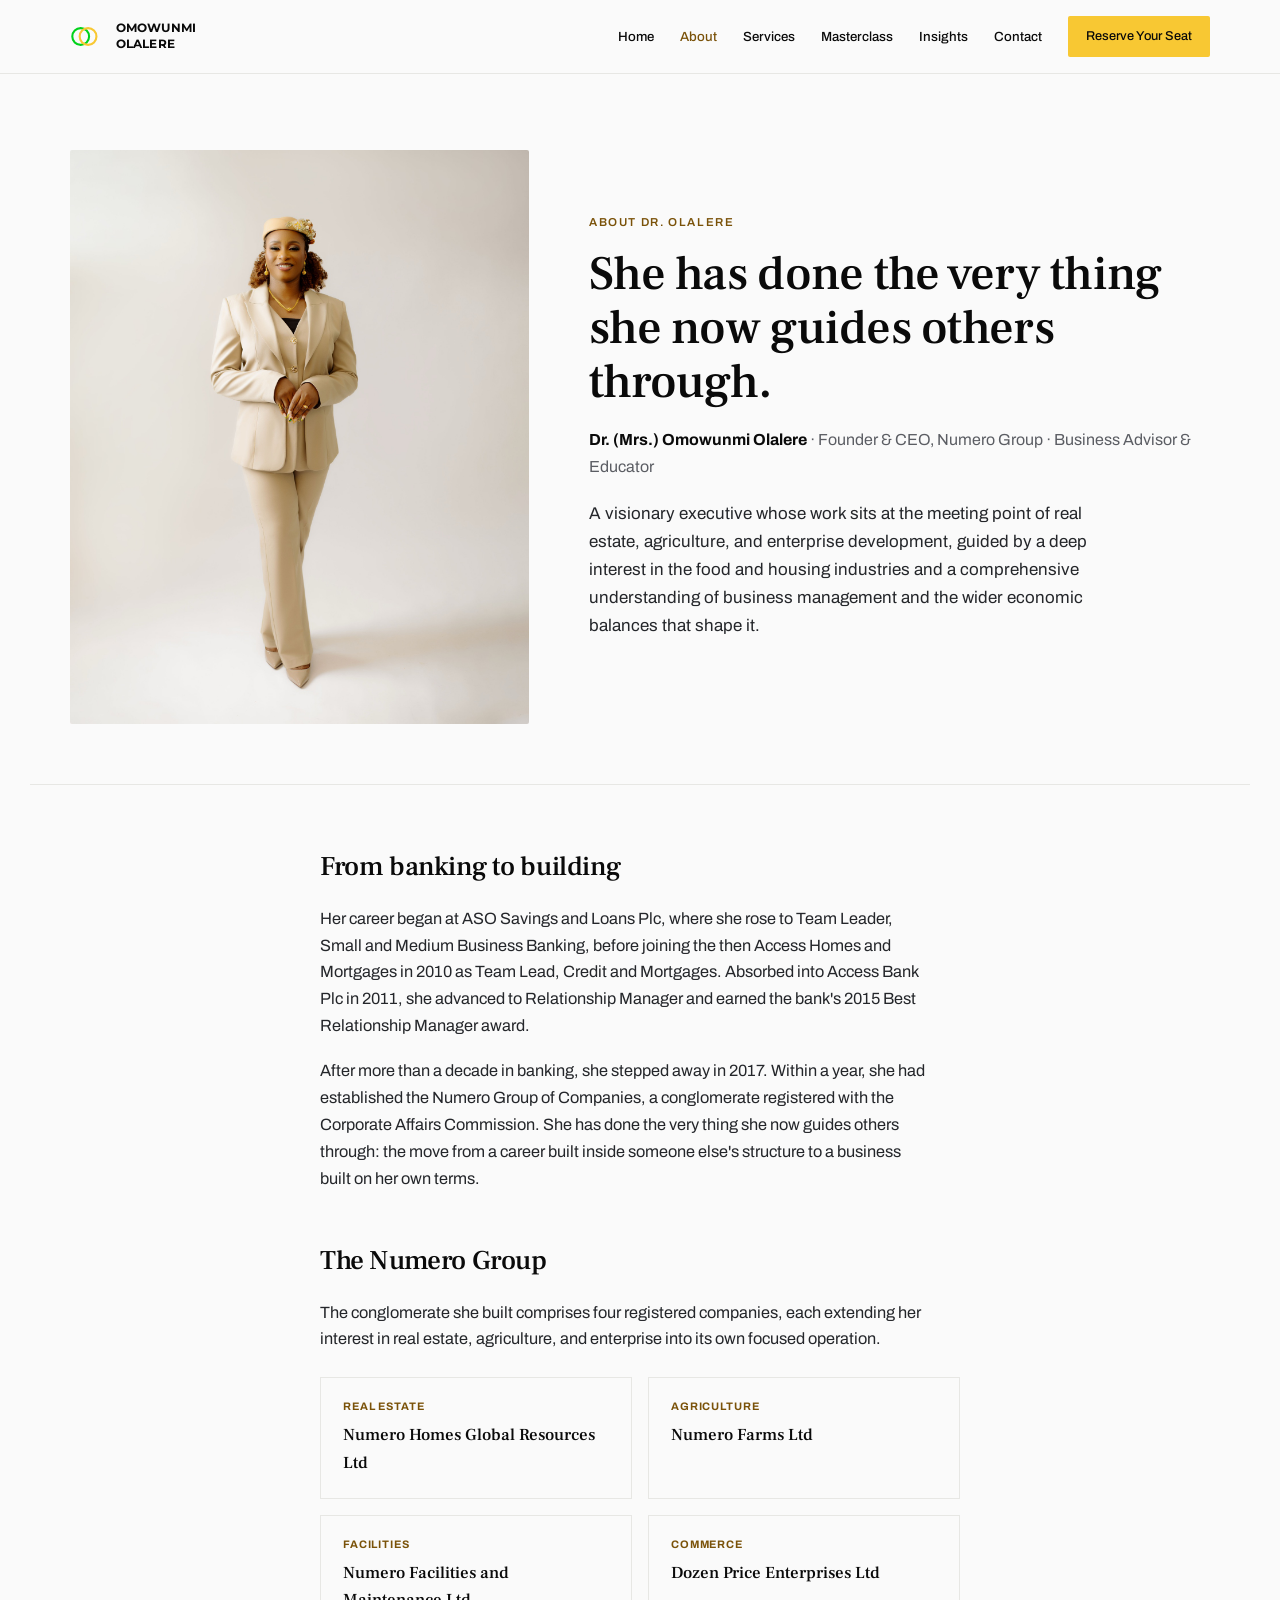
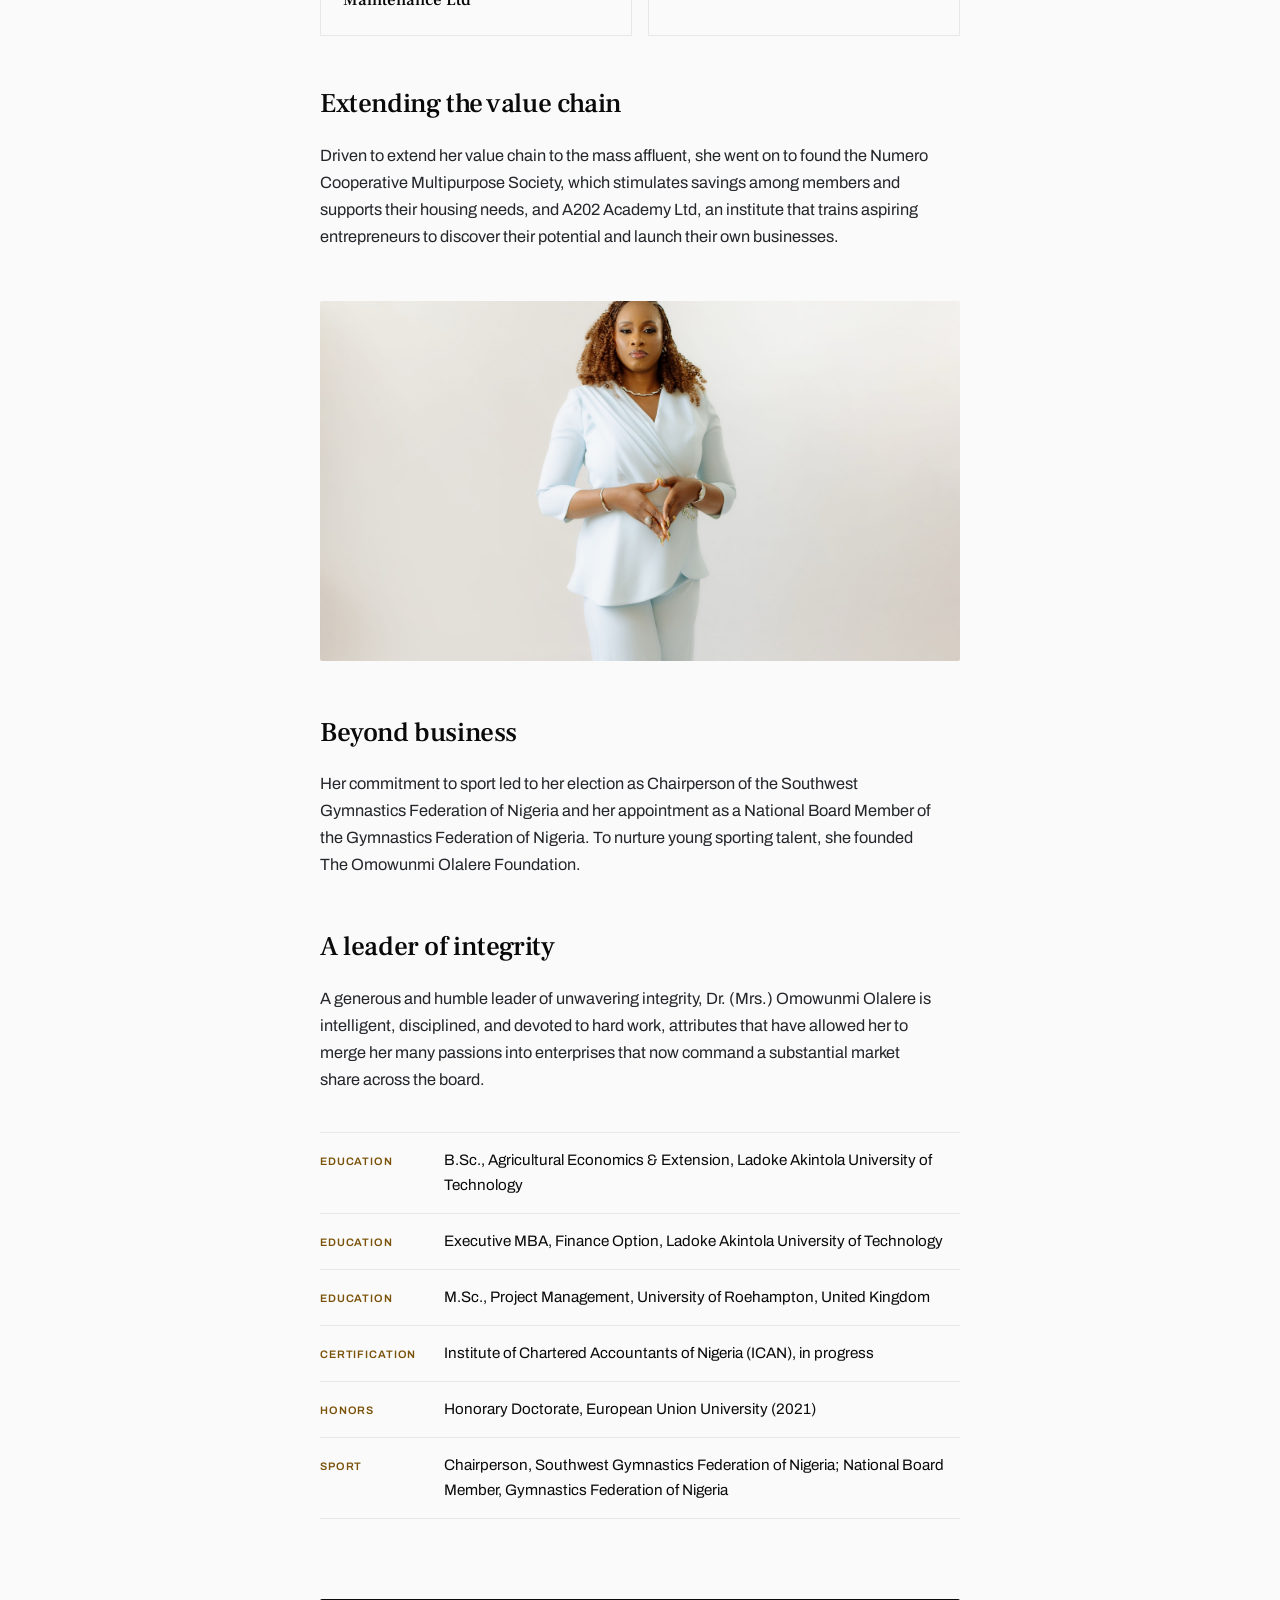
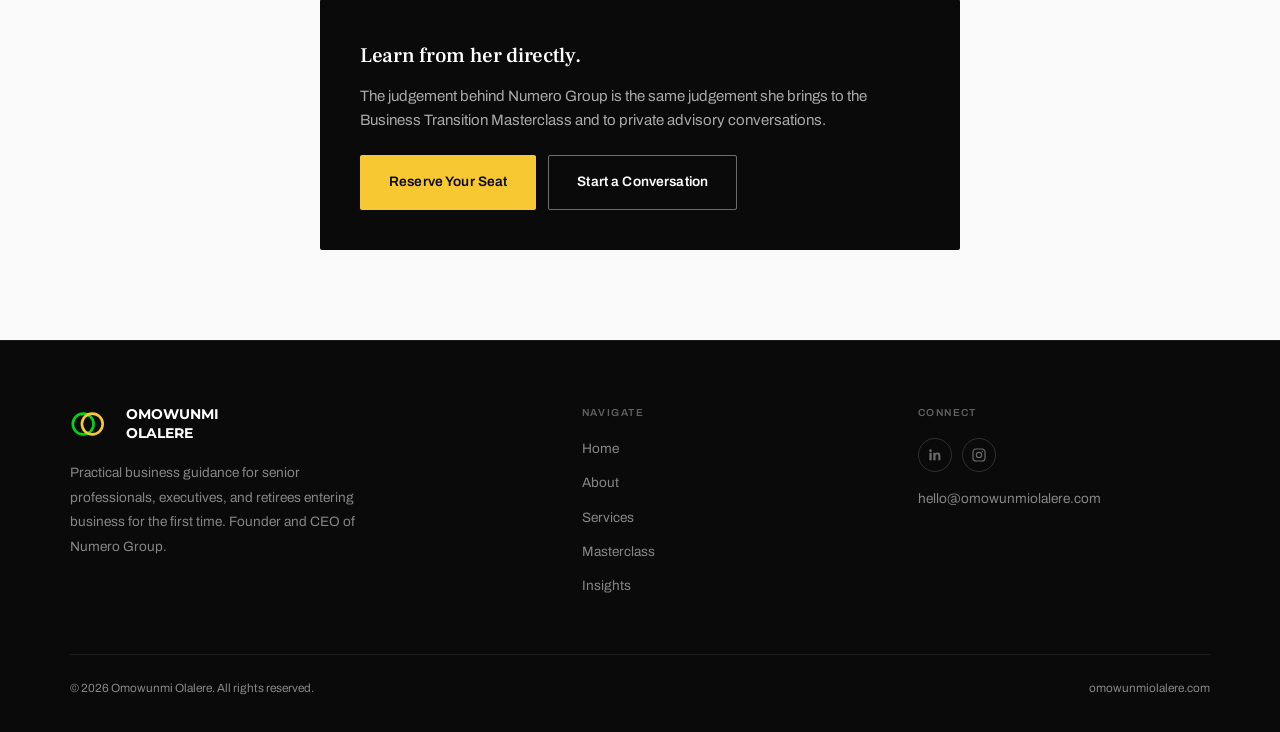
<file: about.html>
<!DOCTYPE html>
<html lang="en">
<head>
<meta charset="UTF-8">
<meta name="viewport" content="width=device-width, initial-scale=1.0">
<title>About Dr. Omowunmi Olalere, Founder &amp; CEO, Numero Group</title>
<meta name="description" content="From a decade in banking to founding the Numero Group of Companies. The full story of Dr. (Mrs.) Omowunmi Olalere: her career, her companies, her leadership in sport, and her education.">
<link rel="preconnect" href="https://fonts.googleapis.com">
<link rel="preconnect" href="https://fonts.gstatic.com" crossorigin>
<link href="https://fonts.googleapis.com/css2?family=Frank+Ruhl+Libre:ital,wght@0,300;0,400;0,500;0,700;0,900;1,400;1,500&family=Archivo:ital,wght@0,400;0,500;0,600;0,700;1,400&family=Montserrat:wght@700;800&display=swap" rel="stylesheet">
<link rel="stylesheet" href="insights/article.css">
<style>
  .about-hero { padding: 150px 0 0; }
  .about-hero-grid { display: grid; grid-template-columns: 0.85fr 1.15fr; gap: 60px; align-items: center; padding-bottom: 60px; border-bottom: 1px solid var(--line); }
  .about-hero-photo { border-radius: 2px; overflow: hidden; aspect-ratio: 4/5; }
  .about-hero h1 { font-size: clamp(2.1rem, 3.8vw, 3rem); line-height: 1.12; color: var(--ink); margin: 14px 0 18px; }
  .about-hero .role-line { font-size: 1rem; color: var(--mid); margin-bottom: 20px; }
  .about-hero .role-line b { color: var(--ink); }
  .about-hero p.lede { font-size: 1.06rem; color: #24262a; max-width: 52ch; margin-bottom: 26px; }

  .story { max-width: 720px; margin: 0 auto; padding: 60px 40px 20px; }
  .story h2 { font-size: clamp(1.4rem, 2.4vw, 1.7rem); color: var(--ink); margin: 46px 0 16px; }
  .story h2:first-child { margin-top: 0; }
  .story p { font-size: 1.02rem; color: #24262a; margin-bottom: 18px; max-width: 68ch; }

  .co-grid { display: grid; grid-template-columns: repeat(2, 1fr); gap: 16px; margin: 24px 0 8px; max-width: 720px; }
  .co-card { border: 1px solid var(--line); padding: 20px 22px; }
  .co-card .idx { font-size: 0.68rem; font-weight: 700; letter-spacing: 0.08em; text-transform: uppercase; color: var(--gold-ink); margin-bottom: 6px; display: block; }
  .co-card b { font-family: var(--display); font-size: 1.05rem; font-weight: 500; color: var(--ink); }

  .mid-photo { max-width: 720px; margin: 50px auto; }
  .mid-photo img { border-radius: 2px; width: 100%; aspect-ratio: 16/9; object-fit: cover; object-position: 50% 20%; }
  .mid-photo .cap { font-size: 0.8rem; color: var(--mid); margin-top: 10px; }

  .cred-block { max-width: 720px; margin: 0 auto; padding: 0 40px 20px; }
  .cred-block .cred { display: flex; align-items: baseline; gap: 14px; padding: 15px 0; border-bottom: 1px solid var(--line); font-size: 0.95rem; color: var(--ink); }
  .cred-block .cred:first-of-type { border-top: 1px solid var(--line); }
  .cred-block .cred .k { font-size: 0.68rem; font-weight: 600; text-transform: uppercase; letter-spacing: 0.08em; color: var(--gold-ink); width: 110px; flex-shrink: 0; }

  @media (max-width: 780px) {
    .about-hero { padding-top: 110px; }
    .about-hero-grid { grid-template-columns: 1fr; gap: 30px; }
    .co-grid { grid-template-columns: 1fr; }
    .story, .cred-block { padding-left: 22px; padding-right: 22px; }
  }
</style>
</head>
<body>

<nav>
  <div class="nav-inner">
    <a class="brand" href="index.html">
      <svg class="rings" viewBox="0 0 64 40" xmlns="http://www.w3.org/2000/svg" aria-hidden="true"><circle cx="20" cy="20" r="16" fill="none" stroke="#00D21A" stroke-width="4"/><circle cx="34" cy="20" r="16" fill="none" stroke="#F8C833" stroke-width="4"/></svg>
      <span class="brand-word">Omowunmi<br>Olalere</span>
    </a>
    <div class="nav-links" id="navLinks">
      <a href="index.html">Home</a>
      <a href="about.html" class="active">About</a>
      <a href="index.html#services">Services</a>
      <a href="masterclass.html">Masterclass</a>
      <a href="insights.html">Insights</a>
      <a href="index.html#contact">Contact</a>
      <a href="masterclass.html#register" class="nav-cta">Reserve Your Seat</a>
    </div>
    <button class="nav-toggle" id="navToggle" aria-label="Menu"><span></span><span></span><span></span></button>
  </div>
</nav>

<header class="about-hero">
  <div class="wrap about-hero-grid">
    <div class="about-hero-photo">
      <img src="images/DAS1R8A8467B.jpg" alt="Dr. Omowunmi Olalere, standing portrait" style="width:100%; height:100%; object-fit:cover;">
    </div>
    <div>
      <span class="kicker">About Dr. Olalere</span>
      <h1>She has done the very thing she now guides others through.</h1>
      <p class="role-line"><b>Dr. (Mrs.) Omowunmi Olalere</b> &middot; Founder &amp; CEO, Numero Group &middot; Business Advisor &amp; Educator</p>
      <p class="lede">A visionary executive whose work sits at the meeting point of real estate, agriculture, and enterprise development, guided by a deep interest in the food and housing industries and a comprehensive understanding of business management and the wider economic balances that shape it.</p>
    </div>
  </div>
</header>

<div class="story">
  <h2>From banking to building</h2>
  <p>Her career began at ASO Savings and Loans Plc, where she rose to Team Leader, Small and Medium Business Banking, before joining the then Access Homes and Mortgages in 2010 as Team Lead, Credit and Mortgages. Absorbed into Access Bank Plc in 2011, she advanced to Relationship Manager and earned the bank's 2015 Best Relationship Manager award.</p>
  <p>After more than a decade in banking, she stepped away in 2017. Within a year, she had established the Numero Group of Companies, a conglomerate registered with the Corporate Affairs Commission. She has done the very thing she now guides others through: the move from a career built inside someone else's structure to a business built on her own terms.</p>

  <h2>The Numero Group</h2>
  <p>The conglomerate she built comprises four registered companies, each extending her interest in real estate, agriculture, and enterprise into its own focused operation.</p>
  <div class="co-grid">
    <div class="co-card"><span class="idx">Real Estate</span><b>Numero Homes Global Resources Ltd</b></div>
    <div class="co-card"><span class="idx">Agriculture</span><b>Numero Farms Ltd</b></div>
    <div class="co-card"><span class="idx">Facilities</span><b>Numero Facilities and Maintenance Ltd</b></div>
    <div class="co-card"><span class="idx">Commerce</span><b>Dozen Price Enterprises Ltd</b></div>
  </div>

  <h2>Extending the value chain</h2>
  <p>Driven to extend her value chain to the mass affluent, she went on to found the Numero Cooperative Multipurpose Society, which stimulates savings among members and supports their housing needs, and A202 Academy Ltd, an institute that trains aspiring entrepreneurs to discover their potential and launch their own businesses.</p>

  <div class="mid-photo">
    <img src="images/DAS1R8A8496B.jpg" alt="Dr. Omowunmi Olalere, standing portrait">
  </div>

  <h2>Beyond business</h2>
  <p>Her commitment to sport led to her election as Chairperson of the Southwest Gymnastics Federation of Nigeria and her appointment as a National Board Member of the Gymnastics Federation of Nigeria. To nurture young sporting talent, she founded The Omowunmi Olalere Foundation.</p>

  <h2>A leader of integrity</h2>
  <p>A generous and humble leader of unwavering integrity, Dr. (Mrs.) Omowunmi Olalere is intelligent, disciplined, and devoted to hard work, attributes that have allowed her to merge her many passions into enterprises that now command a substantial market share across the board.</p>
</div>

<div class="cred-block">
  <div class="cred"><span class="k">Education</span><span>B.Sc., Agricultural Economics &amp; Extension, Ladoke Akintola University of Technology</span></div>
  <div class="cred"><span class="k">Education</span><span>Executive MBA, Finance Option, Ladoke Akintola University of Technology</span></div>
  <div class="cred"><span class="k">Education</span><span>M.Sc., Project Management, University of Roehampton, United Kingdom</span></div>
  <div class="cred"><span class="k">Certification</span><span>Institute of Chartered Accountants of Nigeria (ICAN), in progress</span></div>
  <div class="cred"><span class="k">Honors</span><span>Honorary Doctorate, European Union University (2021)</span></div>
  <div class="cred"><span class="k">Sport</span><span>Chairperson, Southwest Gymnastics Federation of Nigeria; National Board Member, Gymnastics Federation of Nigeria</span></div>
</div>

<div class="wrap" style="max-width:720px; padding-bottom:90px;">
  <div class="art-cta">
    <h3>Learn from her directly.</h3>
    <p>The judgement behind Numero Group is the same judgement she brings to the Business Transition Masterclass and to private advisory conversations.</p>
    <div class="art-cta-btns">
      <a class="btn btn-solid" href="masterclass.html#register">Reserve Your Seat</a>
      <a class="btn btn-outline" href="mailto:info@omowunmiolalere.com">Start a Conversation</a>
    </div>
  </div>
</div>

<footer>
  <div class="wrap">
    <div class="footer-grid">
      <div>
        <div class="footer-brand">
          <svg class="rings" viewBox="0 0 64 40" xmlns="http://www.w3.org/2000/svg" aria-hidden="true"><circle cx="20" cy="20" r="16" fill="none" stroke="#00D21A" stroke-width="4"/><circle cx="34" cy="20" r="16" fill="none" stroke="#F8C833" stroke-width="4"/></svg>
          <span class="footer-word">Omowunmi<br>Olalere</span>
        </div>
        <p class="footer-tag">Practical business guidance for senior professionals, executives, and retirees entering business for the first time. Founder and CEO of Numero Group.</p>
      </div>
      <div class="fc">
        <h4>Navigate</h4>
        <a href="index.html">Home</a>
        <a href="about.html">About</a>
        <a href="index.html#services">Services</a>
        <a href="masterclass.html">Masterclass</a>
        <a href="insights.html">Insights</a>
      </div>
      <div class="fc">
        <h4>Connect</h4>
        <div class="social">
          <a class="soc" href="https://ng.linkedin.com/in/omowunmi-kafilat-olalere-608203123" target="_blank" rel="noopener" aria-label="LinkedIn"><svg viewBox="0 0 24 24" fill="currentColor"><path d="M6.94 8.5H3.56V20h3.38V8.5zM5.25 3.5a2 2 0 100 4 2 2 0 000-4zM20.44 20h-3.37v-5.9c0-1.4-.03-3.2-1.95-3.2-1.96 0-2.26 1.53-2.26 3.1V20h-3.37V8.5h3.24v1.57h.05c.45-.85 1.55-1.75 3.2-1.75 3.42 0 4.06 2.25 4.06 5.17V20z"/></svg></a>
          <a class="soc" href="https://www.instagram.com/omowunmi_ko/" target="_blank" rel="noopener" aria-label="Instagram"><svg viewBox="0 0 24 24" fill="none" stroke="currentColor" stroke-width="1.8"><rect x="3" y="3" width="18" height="18" rx="5"/><circle cx="12" cy="12" r="4"/><circle cx="17.3" cy="6.7" r="0.9" fill="currentColor" stroke="none"/></svg></a>
        </div>
        <a href="mailto:hello@omowunmiolalere.com" style="margin-top:16px">hello@omowunmiolalere.com</a>
      </div>
    </div>
    <div class="footer-bottom">
      <span>&copy; 2026 Omowunmi Olalere. All rights reserved.</span>
      <span>omowunmiolalere.com</span>
    </div>
  </div>
</footer>

<script>
  document.getElementById('navToggle').addEventListener('click', function () {
    document.getElementById('navLinks').classList.toggle('open');
  });
</script>
</body>
</html>
</file>
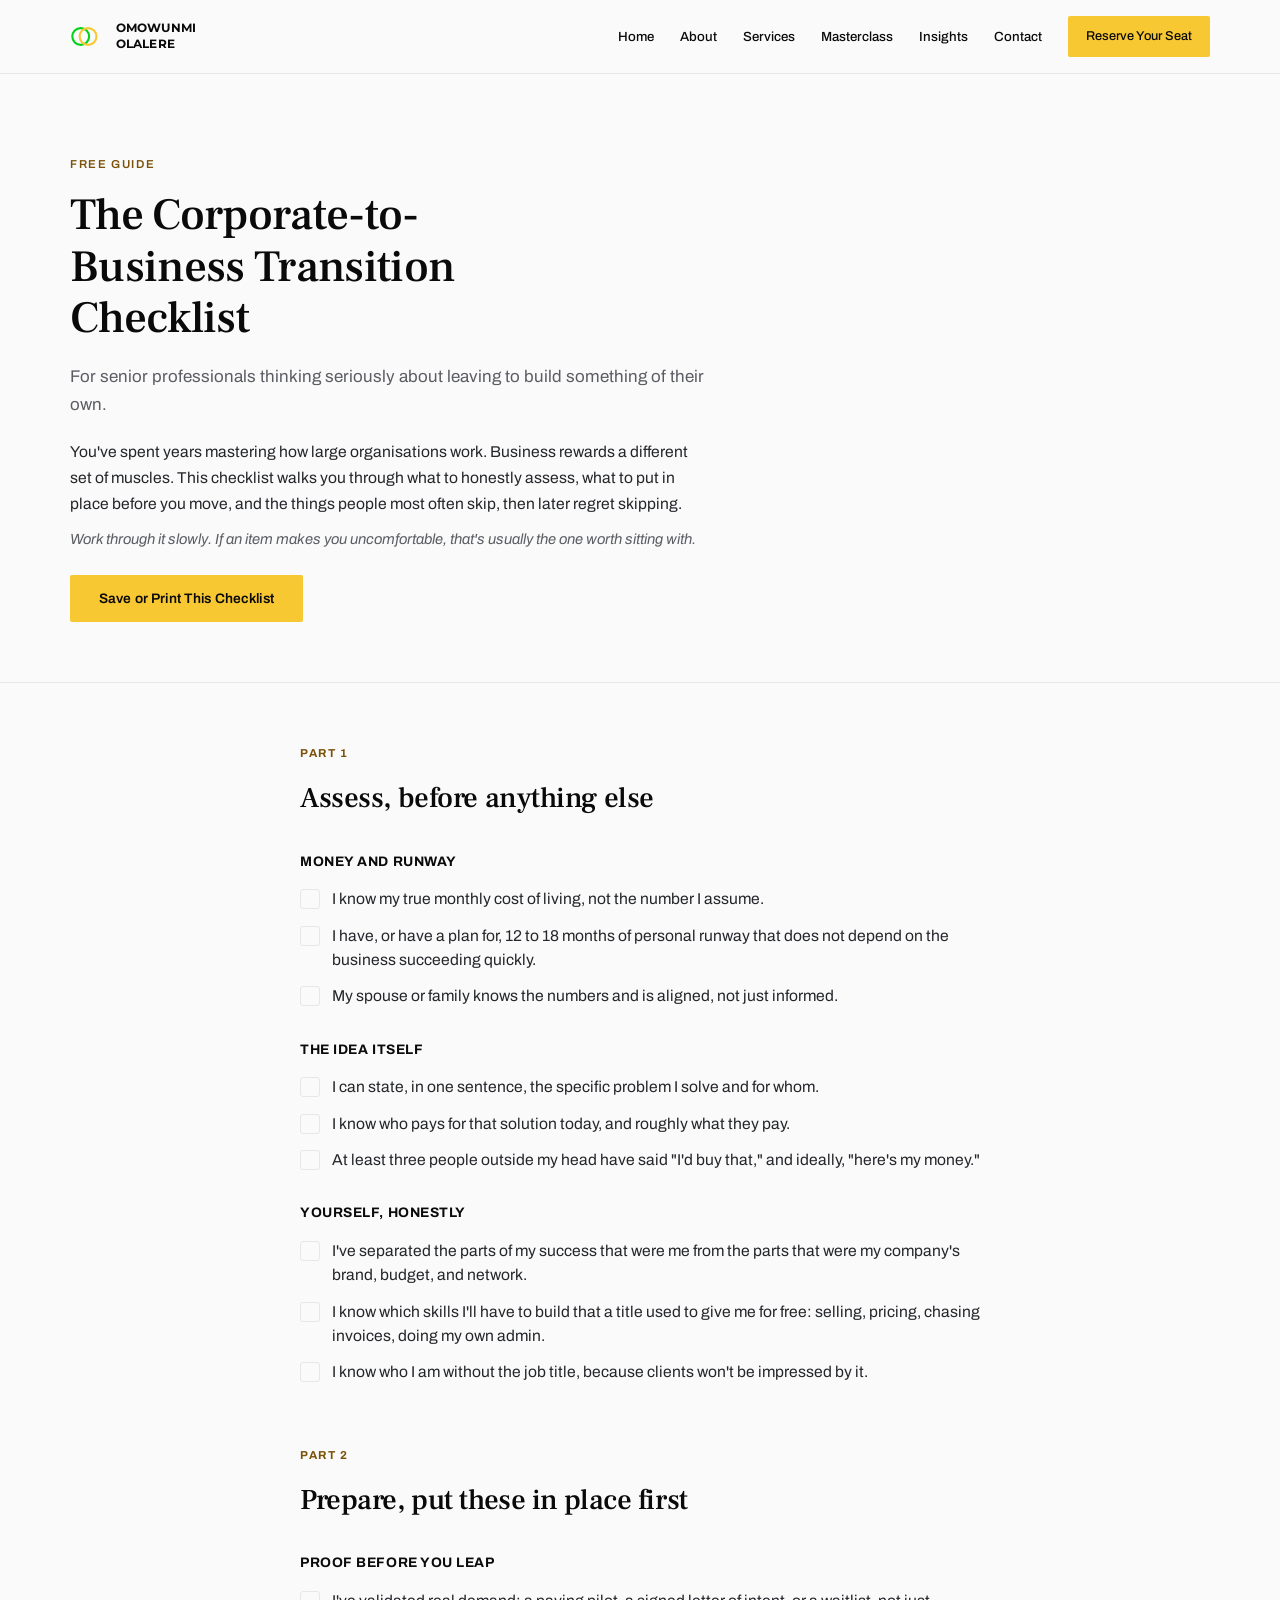
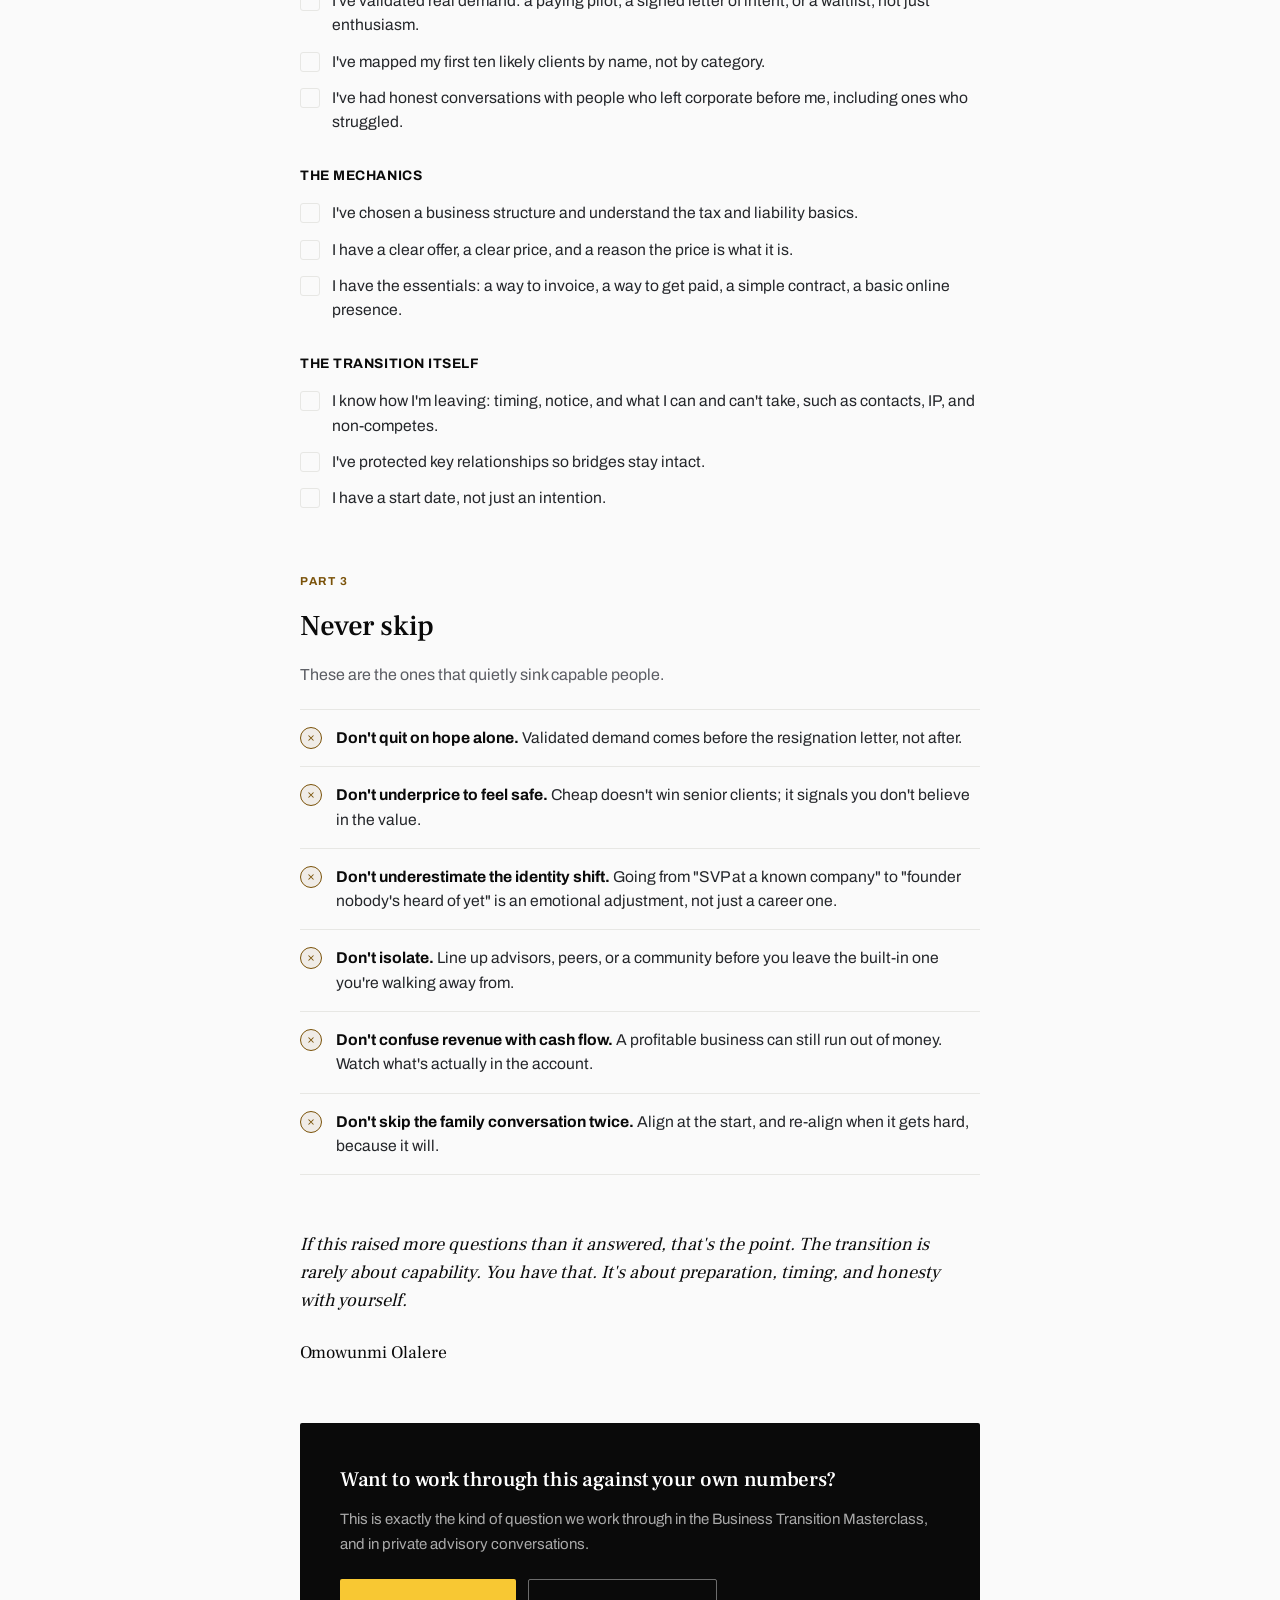
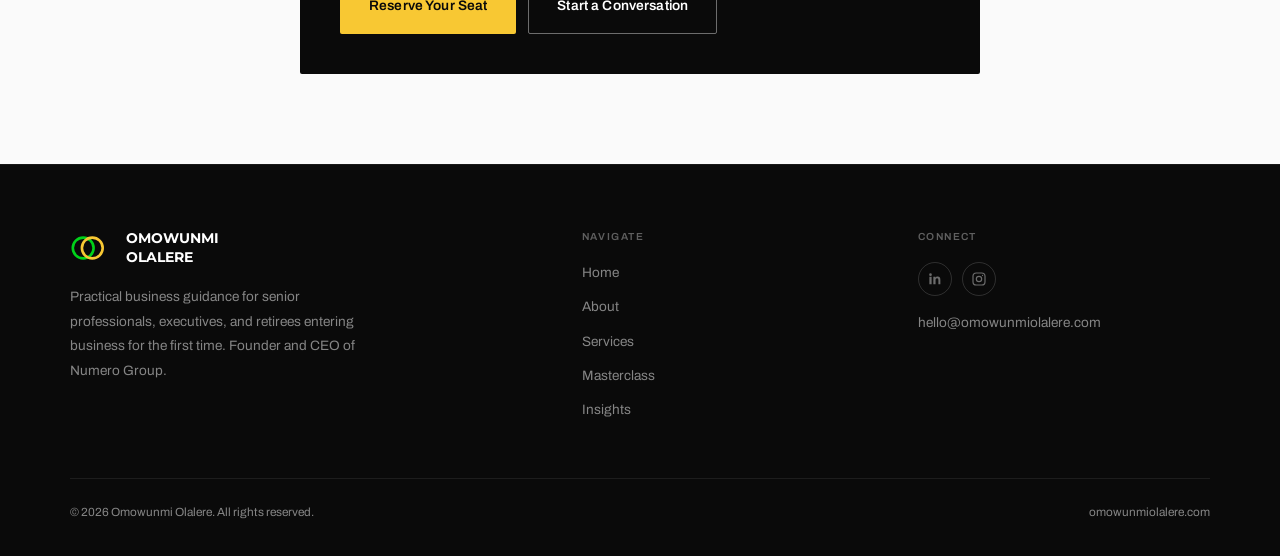
<file: checklist.html>
<!DOCTYPE html>
<html lang="en">
<head>
<meta charset="UTF-8">
<meta name="viewport" content="width=device-width, initial-scale=1.0">
<title>The Corporate-to-Business Transition Checklist, Omowunmi Olalere</title>
<meta name="description" content="A step-by-step checklist for senior professionals thinking seriously about leaving to build something of their own: what to assess, what to prepare, and what never to skip.">
<link rel="preconnect" href="https://fonts.googleapis.com">
<link rel="preconnect" href="https://fonts.gstatic.com" crossorigin>
<link href="https://fonts.googleapis.com/css2?family=Frank+Ruhl+Libre:ital,wght@0,300;0,400;0,500;0,700;0,900;1,400;1,500&family=Archivo:ital,wght@0,400;0,500;0,600;0,700;1,400&family=Montserrat:wght@700;800&display=swap" rel="stylesheet">
<link rel="stylesheet" href="insights/article.css">
<style>
  .cl-hero { padding: 150px 0 60px; border-bottom: 1px solid var(--line); }
  .cl-hero h1 { font-size: clamp(2rem, 3.6vw, 2.8rem); line-height: 1.15; color: var(--ink); margin: 14px 0 18px; max-width: 18ch; }
  .cl-hero .dek { font-size: 1.06rem; color: var(--mid); max-width: 640px; margin-bottom: 20px; }
  .cl-hero .intro { font-size: 0.98rem; color: #24262a; max-width: 640px; margin-bottom: 10px; }
  .cl-hero .intro.small { color: var(--mid); font-style: italic; font-size: 0.92rem; }

  .cl-body { max-width: 760px; margin: 0 auto; padding: 56px 40px 90px; }
  .cl-part { margin-bottom: 56px; }
  .cl-part:last-of-type { margin-bottom: 40px; }
  .cl-part-num { font-size: 0.72rem; font-weight: 700; letter-spacing: 0.14em; text-transform: uppercase; color: var(--gold-ink); }
  .cl-part h2 { font-size: clamp(1.4rem, 2.4vw, 1.8rem); color: var(--ink); margin: 10px 0 28px; }

  .cl-group { margin-bottom: 30px; }
  .cl-group:last-child { margin-bottom: 0; }
  .cl-group h3 { font-family: var(--body); font-size: 0.86rem; font-weight: 700; letter-spacing: 0.04em; text-transform: uppercase; color: var(--ink); margin-bottom: 14px; }

  .cl-list { list-style: none; display: flex; flex-direction: column; gap: 12px; }
  .cl-item { display: flex; gap: 12px; align-items: flex-start; }
  .cl-box { width: 20px; height: 20px; border: 1.5px solid var(--line); border-radius: 3px; flex-shrink: 0; margin-top: 2px; }
  .cl-item p { font-size: 0.98rem; color: #24262a; line-height: 1.55; }

  .cl-skip { display: flex; gap: 14px; align-items: flex-start; padding: 16px 0; border-bottom: 1px solid var(--line); }
  .cl-skip:first-of-type { border-top: 1px solid var(--line); }
  .cl-skip .mark { width: 22px; height: 22px; border-radius: 50%; background: rgba(122,82,9,0.08); border: 1px solid var(--gold-ink); flex-shrink: 0; margin-top: 1px; display: flex; align-items: center; justify-content: center; }
  .cl-skip .mark svg { width: 10px; height: 10px; color: var(--gold-ink); }
  .cl-skip p { font-size: 0.98rem; color: #24262a; line-height: 1.55; }
  .cl-skip b { color: var(--ink); }

  .cl-close { font-family: var(--display); font-style: italic; font-size: 1.15rem; color: var(--ink); line-height: 1.5; max-width: 640px; margin-bottom: 24px; }
  .cl-sign { font-family: var(--display); font-size: 1.1rem; color: var(--ink); }

  .cl-print { display: none; }
  @media print {
    nav, footer, .cl-print-hide, .art-cta { display: none !important; }
    .cl-hero, .cl-body { padding-top: 20px; }
    body { background: #fff; }
  }
</style>
</head>
<body>

<nav class="cl-print-hide">
  <div class="nav-inner">
    <a class="brand" href="index.html">
      <svg class="rings" viewBox="0 0 64 40" xmlns="http://www.w3.org/2000/svg" aria-hidden="true"><circle cx="20" cy="20" r="16" fill="none" stroke="#00D21A" stroke-width="4"/><circle cx="34" cy="20" r="16" fill="none" stroke="#F8C833" stroke-width="4"/></svg>
      <span class="brand-word">Omowunmi<br>Olalere</span>
    </a>
    <div class="nav-links" id="navLinks">
      <a href="index.html">Home</a>
      <a href="about.html">About</a>
      <a href="index.html#services">Services</a>
      <a href="masterclass.html">Masterclass</a>
      <a href="insights.html">Insights</a>
      <a href="index.html#contact">Contact</a>
      <a href="masterclass.html#register" class="nav-cta">Reserve Your Seat</a>
    </div>
    <button class="nav-toggle" id="navToggle" aria-label="Menu"><span></span><span></span><span></span></button>
  </div>
</nav>

<header class="cl-hero">
  <div class="wrap">
    <span class="kicker">Free Guide</span>
    <h1>The Corporate-to-Business Transition Checklist</h1>
    <p class="dek">For senior professionals thinking seriously about leaving to build something of their own.</p>
    <p class="intro">You've spent years mastering how large organisations work. Business rewards a different set of muscles. This checklist walks you through what to honestly assess, what to put in place before you move, and the things people most often skip, then later regret skipping.</p>
    <p class="intro small">Work through it slowly. If an item makes you uncomfortable, that's usually the one worth sitting with.</p>
    <div style="margin-top:24px; display:flex; gap:12px; flex-wrap:wrap;" class="cl-print-hide">
      <button class="btn btn-solid" onclick="window.print()">Save or Print This Checklist</button>
    </div>
  </div>
</header>

<div class="cl-body">

  <div class="cl-part">
    <span class="cl-part-num">Part 1</span>
    <h2>Assess, before anything else</h2>

    <div class="cl-group">
      <h3>Money and Runway</h3>
      <ul class="cl-list">
        <li class="cl-item"><span class="cl-box"></span><p>I know my true monthly cost of living, not the number I assume.</p></li>
        <li class="cl-item"><span class="cl-box"></span><p>I have, or have a plan for, 12 to 18 months of personal runway that does not depend on the business succeeding quickly.</p></li>
        <li class="cl-item"><span class="cl-box"></span><p>My spouse or family knows the numbers and is aligned, not just informed.</p></li>
      </ul>
    </div>

    <div class="cl-group">
      <h3>The Idea Itself</h3>
      <ul class="cl-list">
        <li class="cl-item"><span class="cl-box"></span><p>I can state, in one sentence, the specific problem I solve and for whom.</p></li>
        <li class="cl-item"><span class="cl-box"></span><p>I know who pays for that solution today, and roughly what they pay.</p></li>
        <li class="cl-item"><span class="cl-box"></span><p>At least three people outside my head have said "I'd buy that," and ideally, "here's my money."</p></li>
      </ul>
    </div>

    <div class="cl-group">
      <h3>Yourself, Honestly</h3>
      <ul class="cl-list">
        <li class="cl-item"><span class="cl-box"></span><p>I've separated the parts of my success that were me from the parts that were my company's brand, budget, and network.</p></li>
        <li class="cl-item"><span class="cl-box"></span><p>I know which skills I'll have to build that a title used to give me for free: selling, pricing, chasing invoices, doing my own admin.</p></li>
        <li class="cl-item"><span class="cl-box"></span><p>I know who I am without the job title, because clients won't be impressed by it.</p></li>
      </ul>
    </div>
  </div>

  <div class="cl-part">
    <span class="cl-part-num">Part 2</span>
    <h2>Prepare, put these in place first</h2>

    <div class="cl-group">
      <h3>Proof Before You Leap</h3>
      <ul class="cl-list">
        <li class="cl-item"><span class="cl-box"></span><p>I've validated real demand: a paying pilot, a signed letter of intent, or a waitlist, not just enthusiasm.</p></li>
        <li class="cl-item"><span class="cl-box"></span><p>I've mapped my first ten likely clients by name, not by category.</p></li>
        <li class="cl-item"><span class="cl-box"></span><p>I've had honest conversations with people who left corporate before me, including ones who struggled.</p></li>
      </ul>
    </div>

    <div class="cl-group">
      <h3>The Mechanics</h3>
      <ul class="cl-list">
        <li class="cl-item"><span class="cl-box"></span><p>I've chosen a business structure and understand the tax and liability basics.</p></li>
        <li class="cl-item"><span class="cl-box"></span><p>I have a clear offer, a clear price, and a reason the price is what it is.</p></li>
        <li class="cl-item"><span class="cl-box"></span><p>I have the essentials: a way to invoice, a way to get paid, a simple contract, a basic online presence.</p></li>
      </ul>
    </div>

    <div class="cl-group">
      <h3>The Transition Itself</h3>
      <ul class="cl-list">
        <li class="cl-item"><span class="cl-box"></span><p>I know how I'm leaving: timing, notice, and what I can and can't take, such as contacts, IP, and non-competes.</p></li>
        <li class="cl-item"><span class="cl-box"></span><p>I've protected key relationships so bridges stay intact.</p></li>
        <li class="cl-item"><span class="cl-box"></span><p>I have a start date, not just an intention.</p></li>
      </ul>
    </div>
  </div>

  <div class="cl-part">
    <span class="cl-part-num">Part 3</span>
    <h2>Never skip</h2>
    <p style="color:var(--mid); margin-bottom:20px; margin-top:-16px;">These are the ones that quietly sink capable people.</p>

    <div class="cl-skip"><span class="mark"><svg viewBox="0 0 24 24" fill="none" stroke="currentColor" stroke-width="2.5"><path d="M6 18L18 6M6 6l12 12"/></svg></span><p><b>Don't quit on hope alone.</b> Validated demand comes before the resignation letter, not after.</p></div>
    <div class="cl-skip"><span class="mark"><svg viewBox="0 0 24 24" fill="none" stroke="currentColor" stroke-width="2.5"><path d="M6 18L18 6M6 6l12 12"/></svg></span><p><b>Don't underprice to feel safe.</b> Cheap doesn't win senior clients; it signals you don't believe in the value.</p></div>
    <div class="cl-skip"><span class="mark"><svg viewBox="0 0 24 24" fill="none" stroke="currentColor" stroke-width="2.5"><path d="M6 18L18 6M6 6l12 12"/></svg></span><p><b>Don't underestimate the identity shift.</b> Going from "SVP at a known company" to "founder nobody's heard of yet" is an emotional adjustment, not just a career one.</p></div>
    <div class="cl-skip"><span class="mark"><svg viewBox="0 0 24 24" fill="none" stroke="currentColor" stroke-width="2.5"><path d="M6 18L18 6M6 6l12 12"/></svg></span><p><b>Don't isolate.</b> Line up advisors, peers, or a community before you leave the built-in one you're walking away from.</p></div>
    <div class="cl-skip"><span class="mark"><svg viewBox="0 0 24 24" fill="none" stroke="currentColor" stroke-width="2.5"><path d="M6 18L18 6M6 6l12 12"/></svg></span><p><b>Don't confuse revenue with cash flow.</b> A profitable business can still run out of money. Watch what's actually in the account.</p></div>
    <div class="cl-skip"><span class="mark"><svg viewBox="0 0 24 24" fill="none" stroke="currentColor" stroke-width="2.5"><path d="M6 18L18 6M6 6l12 12"/></svg></span><p><b>Don't skip the family conversation twice.</b> Align at the start, and re-align when it gets hard, because it will.</p></div>
  </div>

  <p class="cl-close">If this raised more questions than it answered, that's the point. The transition is rarely about capability. You have that. It's about preparation, timing, and honesty with yourself.</p>
  <p class="cl-sign">Omowunmi Olalere</p>

  <div class="art-cta cl-print-hide" style="margin-top:56px;">
    <h3>Want to work through this against your own numbers?</h3>
    <p>This is exactly the kind of question we work through in the Business Transition Masterclass, and in private advisory conversations.</p>
    <div class="art-cta-btns">
      <a class="btn btn-solid" href="masterclass.html#register">Reserve Your Seat</a>
      <a class="btn btn-outline" href="mailto:info@omowunmiolalere.com">Start a Conversation</a>
    </div>
  </div>
</div>

<footer class="cl-print-hide">
  <div class="wrap">
    <div class="footer-grid">
      <div>
        <div class="footer-brand">
          <svg class="rings" viewBox="0 0 64 40" xmlns="http://www.w3.org/2000/svg" aria-hidden="true"><circle cx="20" cy="20" r="16" fill="none" stroke="#00D21A" stroke-width="4"/><circle cx="34" cy="20" r="16" fill="none" stroke="#F8C833" stroke-width="4"/></svg>
          <span class="footer-word">Omowunmi<br>Olalere</span>
        </div>
        <p class="footer-tag">Practical business guidance for senior professionals, executives, and retirees entering business for the first time. Founder and CEO of Numero Group.</p>
      </div>
      <div class="fc">
        <h4>Navigate</h4>
        <a href="index.html">Home</a>
        <a href="about.html">About</a>
        <a href="index.html#services">Services</a>
        <a href="masterclass.html">Masterclass</a>
        <a href="insights.html">Insights</a>
      </div>
      <div class="fc">
        <h4>Connect</h4>
        <div class="social">
          <a class="soc" href="https://ng.linkedin.com/in/omowunmi-kafilat-olalere-608203123" target="_blank" rel="noopener" aria-label="LinkedIn"><svg viewBox="0 0 24 24" fill="currentColor"><path d="M6.94 8.5H3.56V20h3.38V8.5zM5.25 3.5a2 2 0 100 4 2 2 0 000-4zM20.44 20h-3.37v-5.9c0-1.4-.03-3.2-1.95-3.2-1.96 0-2.26 1.53-2.26 3.1V20h-3.37V8.5h3.24v1.57h.05c.45-.85 1.55-1.75 3.2-1.75 3.42 0 4.06 2.25 4.06 5.17V20z"/></svg></a>
          <a class="soc" href="https://www.instagram.com/omowunmi_ko/" target="_blank" rel="noopener" aria-label="Instagram"><svg viewBox="0 0 24 24" fill="none" stroke="currentColor" stroke-width="1.8"><rect x="3" y="3" width="18" height="18" rx="5"/><circle cx="12" cy="12" r="4"/><circle cx="17.3" cy="6.7" r="0.9" fill="currentColor" stroke="none"/></svg></a>
        </div>
        <a href="mailto:hello@omowunmiolalere.com" style="margin-top:16px">hello@omowunmiolalere.com</a>
      </div>
    </div>
    <div class="footer-bottom">
      <span>&copy; 2026 Omowunmi Olalere. All rights reserved.</span>
      <span>omowunmiolalere.com</span>
    </div>
  </div>
</footer>

<script>
  document.getElementById('navToggle').addEventListener('click', function () {
    document.getElementById('navLinks').classList.toggle('open');
  });
</script>
</body>
</html>
</file>
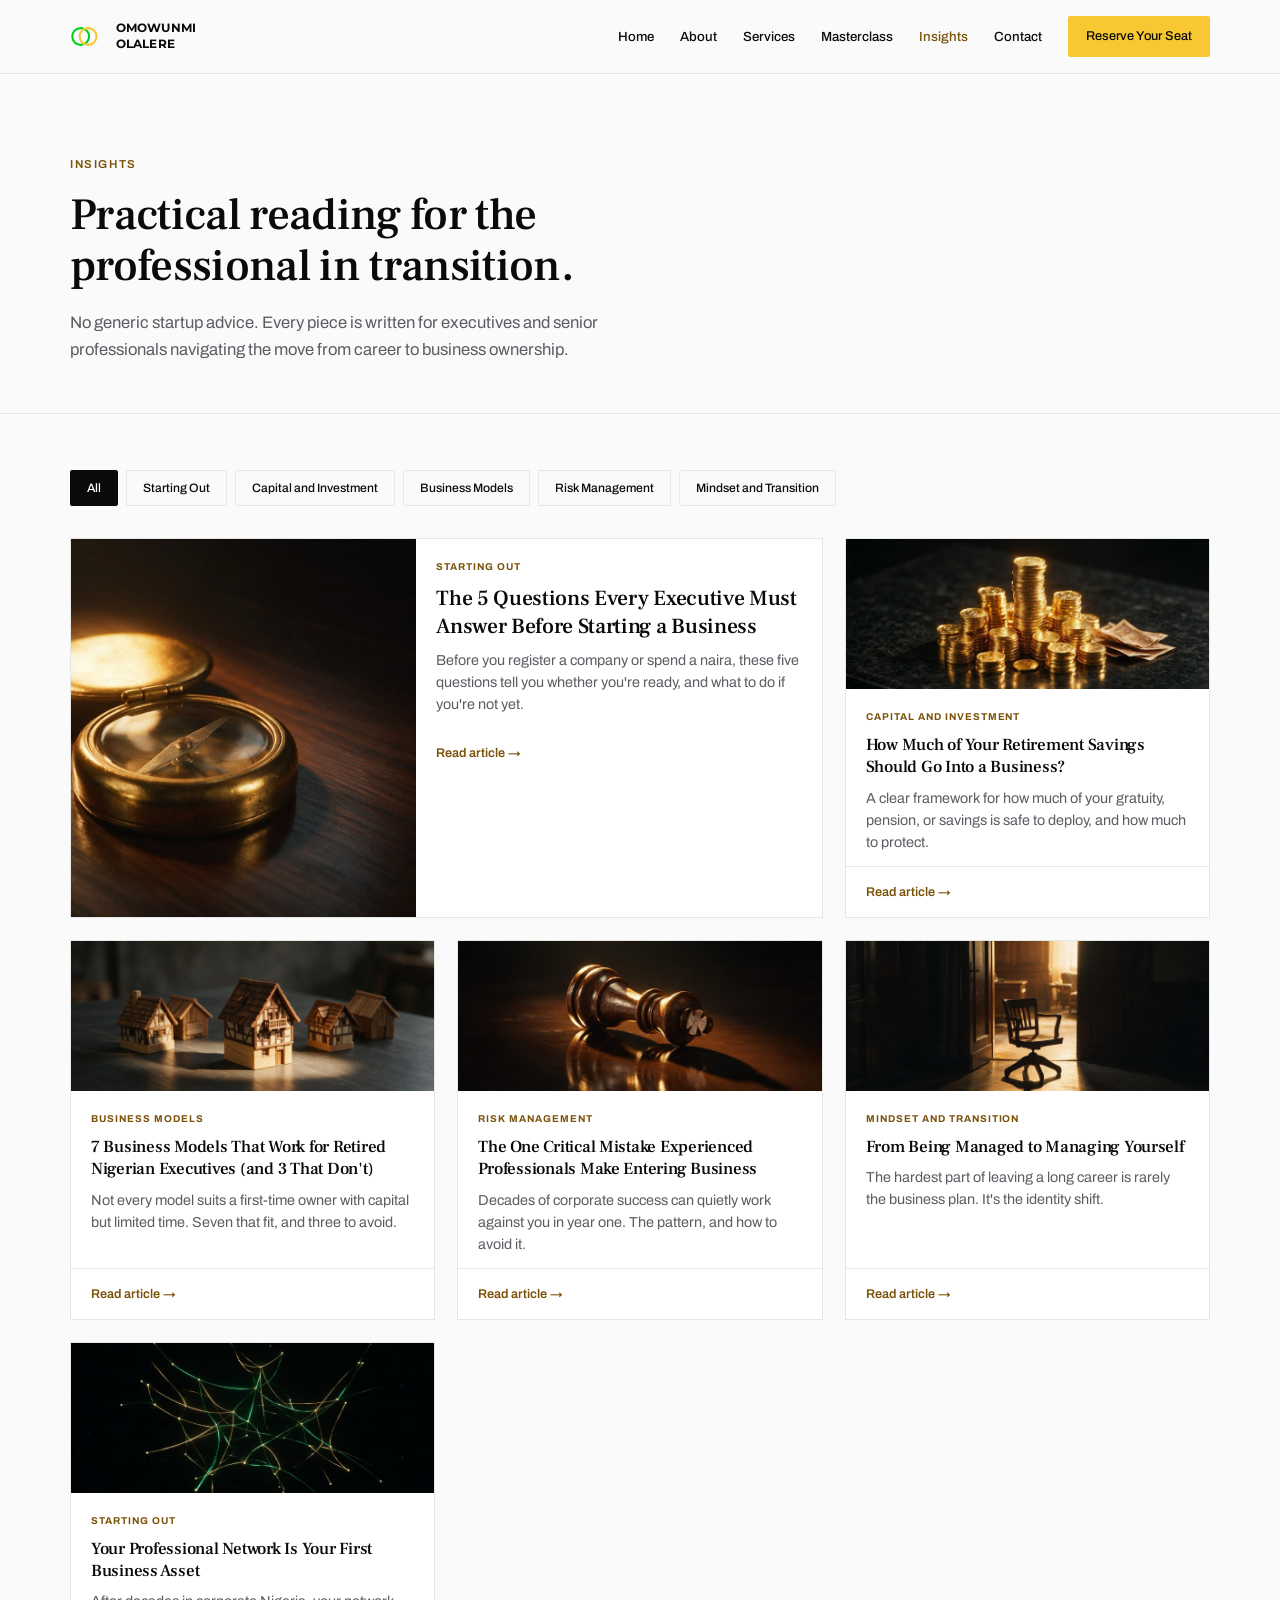
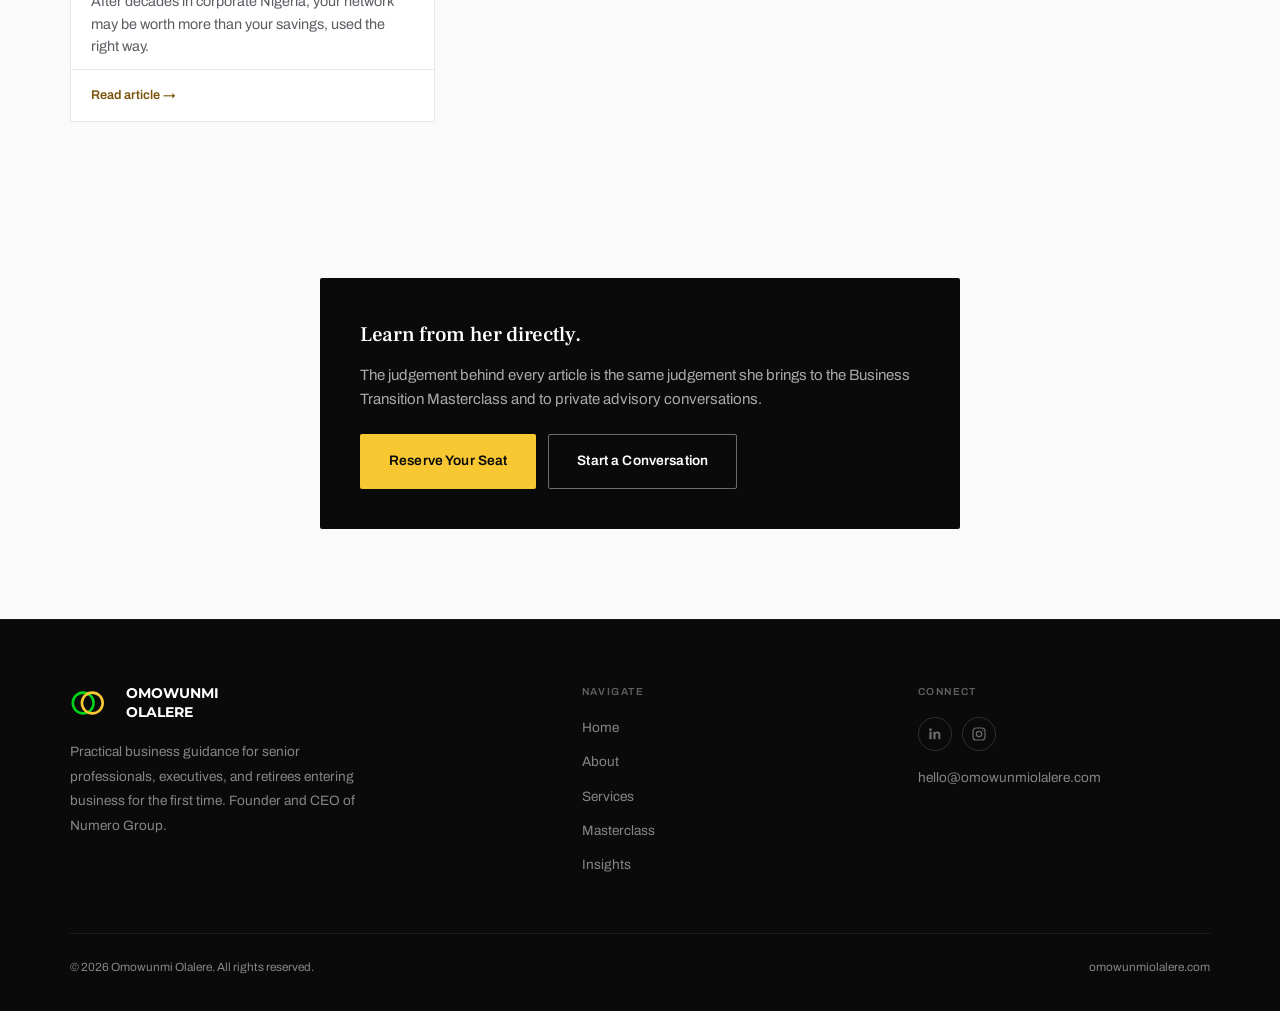
<file: insights.html>
<!DOCTYPE html>
<html lang="en">
<head>
<meta charset="UTF-8">
<meta name="viewport" content="width=device-width, initial-scale=1.0">
<title>Insights — Dr. Omowunmi Olalere</title>
<meta name="description" content="Practical reading for the professional in transition: no generic startup advice, only guidance written for executives and senior professionals moving from career to business ownership.">
<link rel="preconnect" href="https://fonts.googleapis.com">
<link rel="preconnect" href="https://fonts.gstatic.com" crossorigin>
<link href="https://fonts.googleapis.com/css2?family=Frank+Ruhl+Libre:ital,wght@0,300;0,400;0,500;0,700;0,900;1,400;1,500&family=Archivo:ital,wght@0,400;0,500;0,600;0,700;1,400&family=Montserrat:wght@700;800&display=swap" rel="stylesheet">
<link rel="stylesheet" href="insights/article.css">
<style>
  .ins-hero { padding: 150px 0 50px; border-bottom: 1px solid var(--line); }
  .ins-hero-inner { max-width: 620px; }
  .ins-hero h1 { font-size: clamp(2rem, 3.6vw, 2.8rem); line-height: 1.14; color: var(--ink); margin: 14px 0 16px; }
  .ins-hero p.lede { font-size: 1.04rem; color: var(--mid); max-width: 56ch; }

  .insights { padding: 56px 0 96px; }
  .cats { display: flex; gap: 8px; flex-wrap: wrap; margin-bottom: 32px; }
  .cat { background: transparent; border: 1px solid var(--line); color: var(--ink); padding: 7px 16px; border-radius: 2px; font-size: 0.76rem; font-weight: 500; cursor: pointer; text-decoration: none; transition: all 0.2s; }
  .cat.active, .cat:hover { background: var(--ink); border-color: var(--ink); color: #fff; }
  .art-grid { display: grid; grid-template-columns: repeat(3, 1fr); grid-auto-rows: auto; gap: 22px; }
  .art { background: var(--surface); border: 1px solid var(--line); overflow: hidden; display: flex; flex-direction: column; transition: transform 0.2s cubic-bezier(0.16,1,0.3,1); }
  .art.feature { grid-column: span 2; flex-direction: row; }
  .art.feature .thumb { width: 46%; height: auto; }
  .art.feature .body { width: 54%; }
  .art .thumb { height: 150px; position: relative; overflow: hidden; }
  .art .body { padding: 20px 20px 0; flex: 1; }
  .art .tag { font-size: 0.62rem; font-weight: 700; letter-spacing: 0.1em; text-transform: uppercase; color: var(--gold-ink); }
  .art h3 { font-size: 1.06rem; line-height: 1.32; color: var(--ink); margin: 8px 0 8px; }
  .art.feature h3 { font-size: 1.35rem; }
  .art p { font-size: 0.9rem; color: var(--mid); line-height: 1.55; }
  .art .link { display: block; padding: 15px 20px; margin-top: 12px; border-top: 1px solid var(--line); color: var(--gold-ink); font-size: 0.79rem; font-weight: 600; text-decoration: none; border-bottom: none; }
  .art .link:hover { color: var(--ink); }

  @media (max-width: 780px) {
    .ins-hero { padding-top: 110px; }
    .art-grid { grid-template-columns: 1fr; }
    .art.feature { grid-column: span 1; flex-direction: column; }
    .art.feature .thumb, .art.feature .body { width: 100%; }
    .cat { padding: 10px 18px; }
  }
</style>
</head>
<body>

<nav>
  <div class="nav-inner">
    <a class="brand" href="index.html">
      <svg class="rings" viewBox="0 0 64 40" xmlns="http://www.w3.org/2000/svg" aria-hidden="true"><circle cx="20" cy="20" r="16" fill="none" stroke="#00D21A" stroke-width="4"/><circle cx="34" cy="20" r="16" fill="none" stroke="#F8C833" stroke-width="4"/></svg>
      <span class="brand-word">Omowunmi<br>Olalere</span>
    </a>
    <div class="nav-links" id="navLinks">
      <a href="index.html">Home</a>
      <a href="about.html">About</a>
      <a href="index.html#services">Services</a>
      <a href="masterclass.html">Masterclass</a>
      <a href="insights.html" class="active">Insights</a>
      <a href="index.html#contact">Contact</a>
      <a href="masterclass.html#register" class="nav-cta">Reserve Your Seat</a>
    </div>
    <button class="nav-toggle" id="navToggle" aria-label="Menu"><span></span><span></span><span></span></button>
  </div>
</nav>

<header class="ins-hero">
  <div class="wrap">
    <div class="ins-hero-inner">
      <span class="kicker">Insights</span>
      <h1>Practical reading for the professional in transition.</h1>
      <p class="lede">No generic startup advice. Every piece is written for executives and senior professionals navigating the move from career to business ownership.</p>
    </div>
  </div>
</header>

<section class="insights">
  <div class="wrap">
    <div class="cats">
      <span class="cat active" data-filter="all">All</span>
      <span class="cat" data-filter="starting-out">Starting Out</span>
      <span class="cat" data-filter="capital-investment">Capital and Investment</span>
      <span class="cat" data-filter="business-models">Business Models</span>
      <span class="cat" data-filter="risk-management">Risk Management</span>
      <span class="cat" data-filter="mindset-transition">Mindset and Transition</span>
    </div>
    <div class="art-grid" id="artGrid">
      <article class="art feature" data-cat="starting-out">
        <div class="thumb"><img src="images/articles/compass.jpg" alt="A brass compass on a dark desk, lit by a single warm light" style="width:100%;height:100%;object-fit:cover;"></div>
        <div class="body"><div class="tag">Starting Out</div><h3>The 5 Questions Every Executive Must Answer Before Starting a Business</h3><p>Before you register a company or spend a naira, these five questions tell you whether you're ready, and what to do if you're not yet.</p><a class="link" href="insights/questions-before-starting-a-business.html" style="border-top:none; padding-left:0;">Read article →</a></div>
      </article>
      <article class="art" data-cat="capital-investment"><div class="thumb"><img src="images/articles/coins.jpg" alt="Stacked gold coins on a dark surface" style="width:100%;height:100%;object-fit:cover;"></div>
        <div class="body"><div class="tag">Capital and Investment</div><h3>How Much of Your Retirement Savings Should Go Into a Business?</h3><p>A clear framework for how much of your gratuity, pension, or savings is safe to deploy, and how much to protect.</p></div>
        <a class="link" href="insights/retirement-savings-into-business.html">Read article →</a></article>
      <article class="art" data-cat="business-models"><div class="thumb"><img src="images/articles/blocks.jpg" alt="Small wooden building models, one lit in warm light" style="width:100%;height:100%;object-fit:cover;"></div>
        <div class="body"><div class="tag">Business Models</div><h3>7 Business Models That Work for Retired Nigerian Executives (and 3 That Don't)</h3><p>Not every model suits a first-time owner with capital but limited time. Seven that fit, and three to avoid.</p></div>
        <a class="link" href="insights/business-models-for-retired-executives-nigeria.html">Read article →</a></article>
      <article class="art" data-cat="risk-management"><div class="thumb"><img src="images/articles/chess.jpg" alt="A toppled chess king on a dark reflective surface" style="width:100%;height:100%;object-fit:cover;"></div>
        <div class="body"><div class="tag">Risk Management</div><h3>The One Critical Mistake Experienced Professionals Make Entering Business</h3><p>Decades of corporate success can quietly work against you in year one. The pattern, and how to avoid it.</p></div>
        <a class="link" href="insights/mistake-professionals-make-entering-business.html">Read article →</a></article>
      <article class="art" data-cat="mindset-transition"><div class="thumb"><img src="images/articles/chair.jpg" alt="An empty chair silhouetted against a lit doorway" style="width:100%;height:100%;object-fit:cover;"></div>
        <div class="body"><div class="tag">Mindset and Transition</div><h3>From Being Managed to Managing Yourself</h3><p>The hardest part of leaving a long career is rarely the business plan. It's the identity shift.</p></div>
        <a class="link" href="insights/from-being-managed-to-managing-yourself.html">Read article →</a></article>
      <article class="art" data-cat="starting-out"><div class="thumb"><img src="images/articles/network.jpg" alt="An abstract network of glowing gold and green connected nodes" style="width:100%;height:100%;object-fit:cover;"></div>
        <div class="body"><div class="tag">Starting Out</div><h3>Your Professional Network Is Your First Business Asset</h3><p>After decades in corporate Nigeria, your network may be worth more than your savings, used the right way.</p></div>
        <a class="link" href="insights/professional-network-first-business-asset.html">Read article →</a></article>
    </div>
  </div>
</section>

<div class="wrap" style="max-width:720px; padding-bottom:90px;">
  <div class="art-cta">
    <h3>Learn from her directly.</h3>
    <p>The judgement behind every article is the same judgement she brings to the Business Transition Masterclass and to private advisory conversations.</p>
    <div class="art-cta-btns">
      <a class="btn btn-solid" href="masterclass.html#register">Reserve Your Seat</a>
      <a class="btn btn-outline" href="mailto:info@omowunmiolalere.com">Start a Conversation</a>
    </div>
  </div>
</div>

<footer>
  <div class="wrap">
    <div class="footer-grid">
      <div>
        <div class="footer-brand">
          <svg class="rings" viewBox="0 0 64 40" xmlns="http://www.w3.org/2000/svg" aria-hidden="true"><circle cx="20" cy="20" r="16" fill="none" stroke="#00D21A" stroke-width="4"/><circle cx="34" cy="20" r="16" fill="none" stroke="#F8C833" stroke-width="4"/></svg>
          <span class="footer-word">Omowunmi<br>Olalere</span>
        </div>
        <p class="footer-tag">Practical business guidance for senior professionals, executives, and retirees entering business for the first time. Founder and CEO of Numero Group.</p>
      </div>
      <div class="fc">
        <h4>Navigate</h4>
        <a href="index.html">Home</a>
        <a href="about.html">About</a>
        <a href="index.html#services">Services</a>
        <a href="masterclass.html">Masterclass</a>
        <a href="insights.html">Insights</a>
      </div>
      <div class="fc">
        <h4>Connect</h4>
        <div class="social">
          <a class="soc" href="https://ng.linkedin.com/in/omowunmi-kafilat-olalere-608203123" target="_blank" rel="noopener" aria-label="LinkedIn"><svg viewBox="0 0 24 24" fill="currentColor"><path d="M6.94 8.5H3.56V20h3.38V8.5zM5.25 3.5a2 2 0 100 4 2 2 0 000-4zM20.44 20h-3.37v-5.9c0-1.4-.03-3.2-1.95-3.2-1.96 0-2.26 1.53-2.26 3.1V20h-3.37V8.5h3.24v1.57h.05c.45-.85 1.55-1.75 3.2-1.75 3.42 0 4.06 2.25 4.06 5.17V20z"/></svg></a>
          <a class="soc" href="https://www.instagram.com/omowunmi_ko/" target="_blank" rel="noopener" aria-label="Instagram"><svg viewBox="0 0 24 24" fill="none" stroke="currentColor" stroke-width="1.8"><rect x="3" y="3" width="18" height="18" rx="5"/><circle cx="12" cy="12" r="4"/><circle cx="17.3" cy="6.7" r="0.9" fill="currentColor" stroke="none"/></svg></a>
        </div>
        <a href="mailto:hello@omowunmiolalere.com" style="margin-top:16px">hello@omowunmiolalere.com</a>
      </div>
    </div>
    <div class="footer-bottom">
      <span>&copy; 2026 Omowunmi Olalere. All rights reserved.</span>
      <span>omowunmiolalere.com</span>
    </div>
  </div>
</footer>

<script>
  document.getElementById('navToggle').addEventListener('click', function () {
    document.getElementById('navLinks').classList.toggle('open');
  });

  document.querySelectorAll('.cat').forEach(c => c.addEventListener('click', function () {
    document.querySelectorAll('.cat').forEach(x => x.classList.remove('active'));
    this.classList.add('active');
    const f = this.dataset.filter;
    document.querySelectorAll('#artGrid .art').forEach(item => {
      item.style.display = (f === 'all' || item.dataset.cat === f) ? '' : 'none';
    });
  }));
</script>
</body>
</html>
</file>
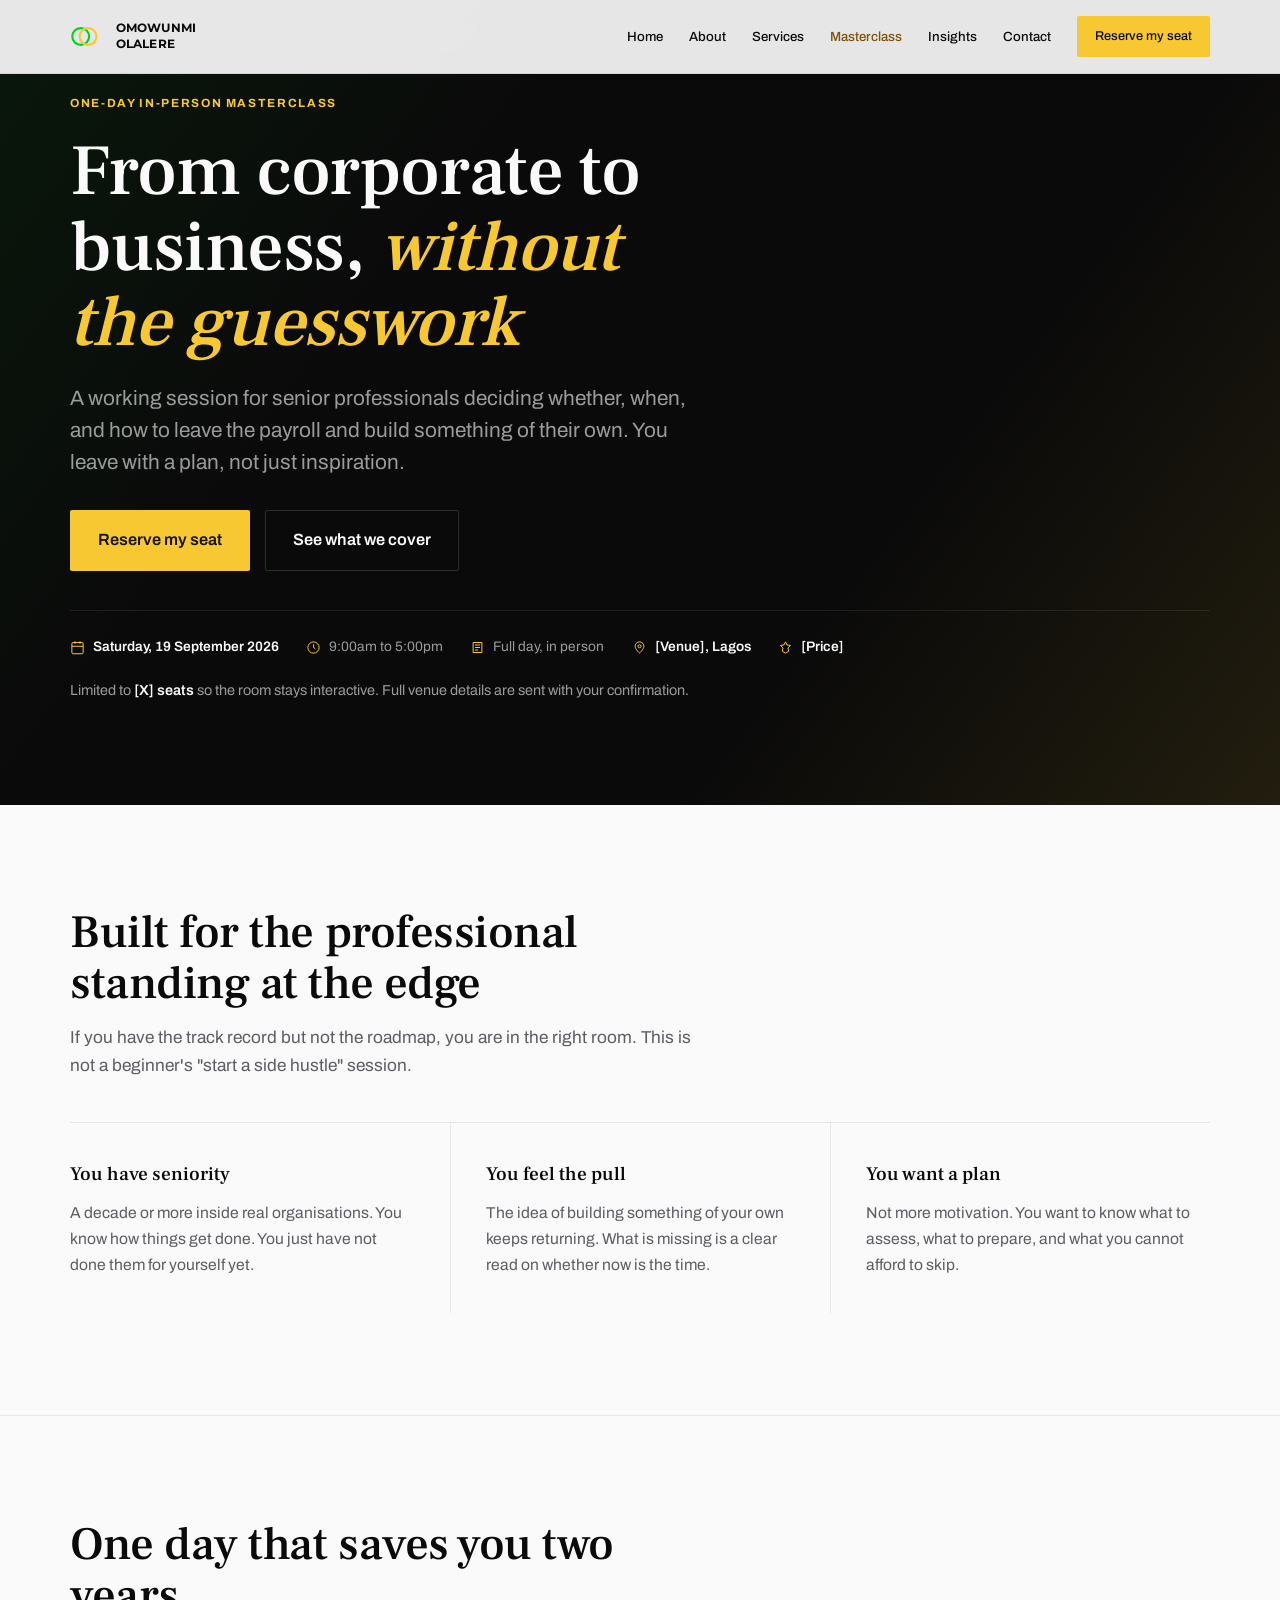
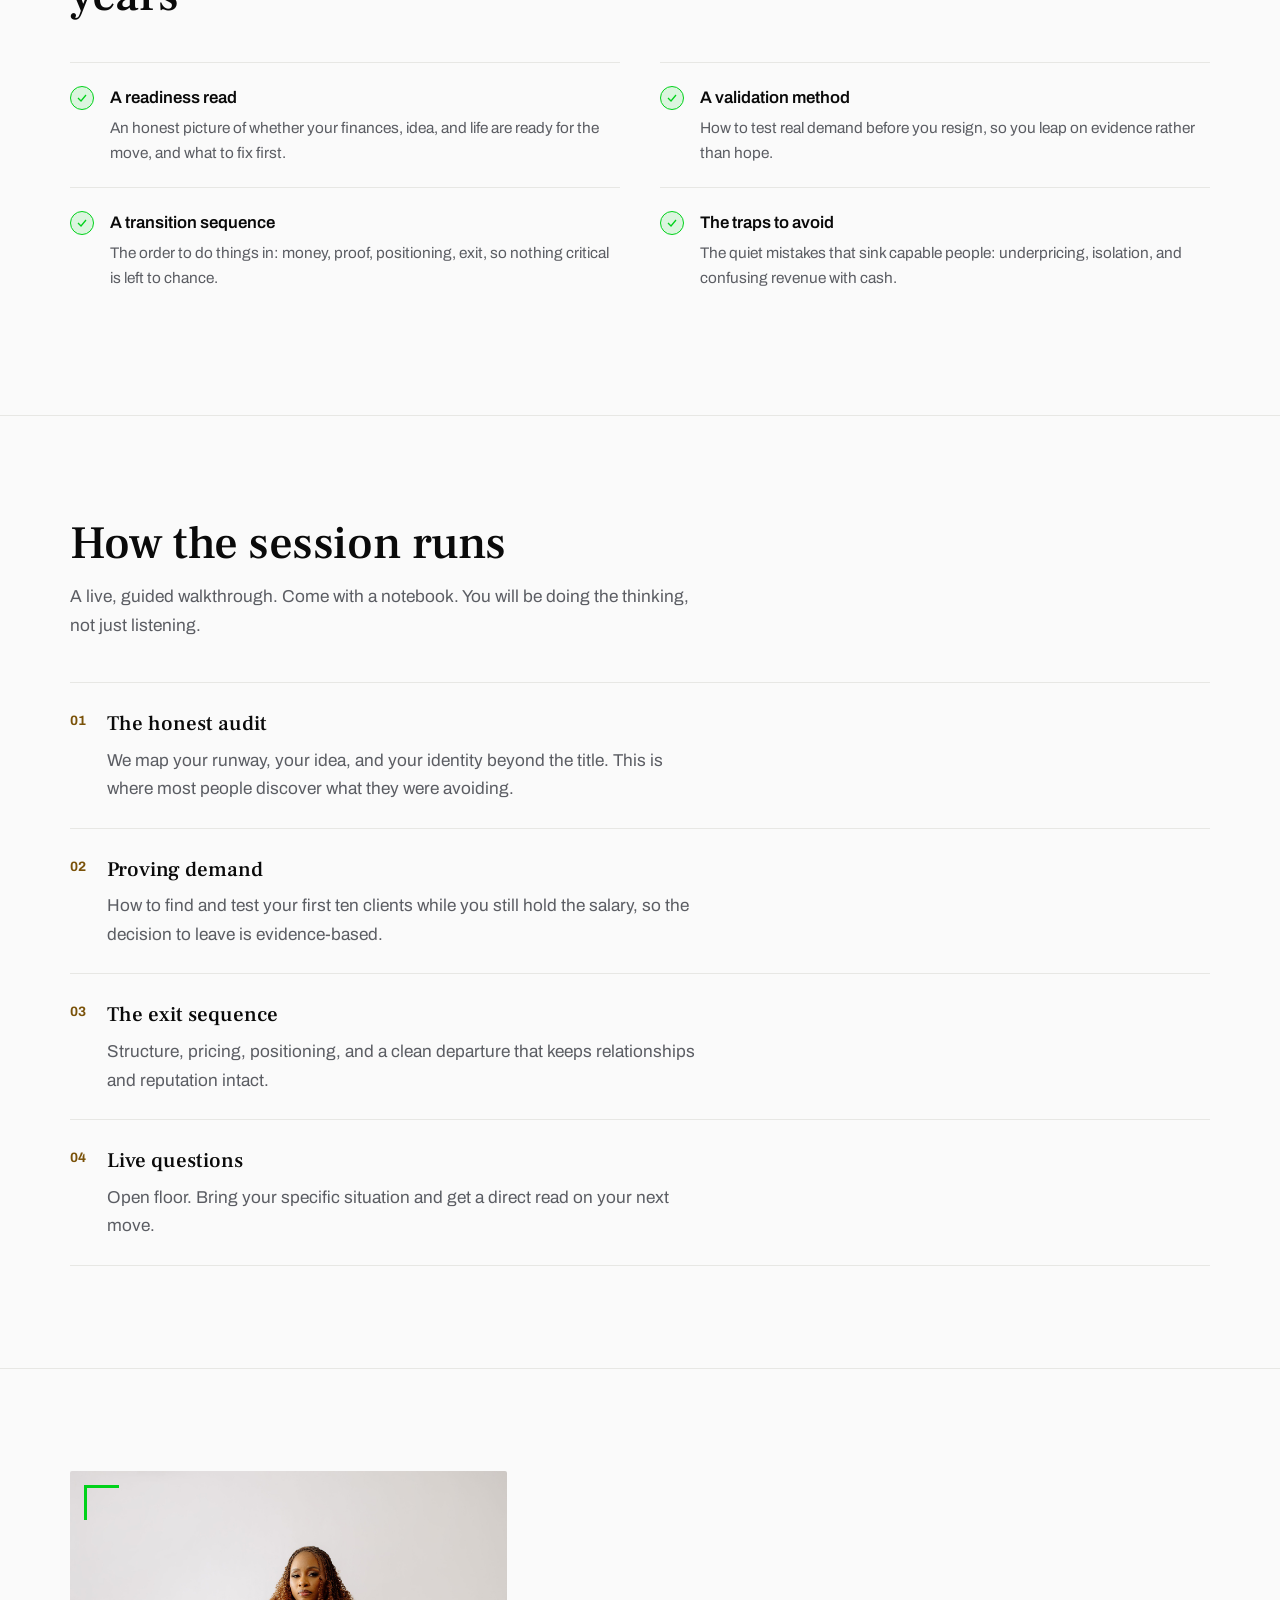
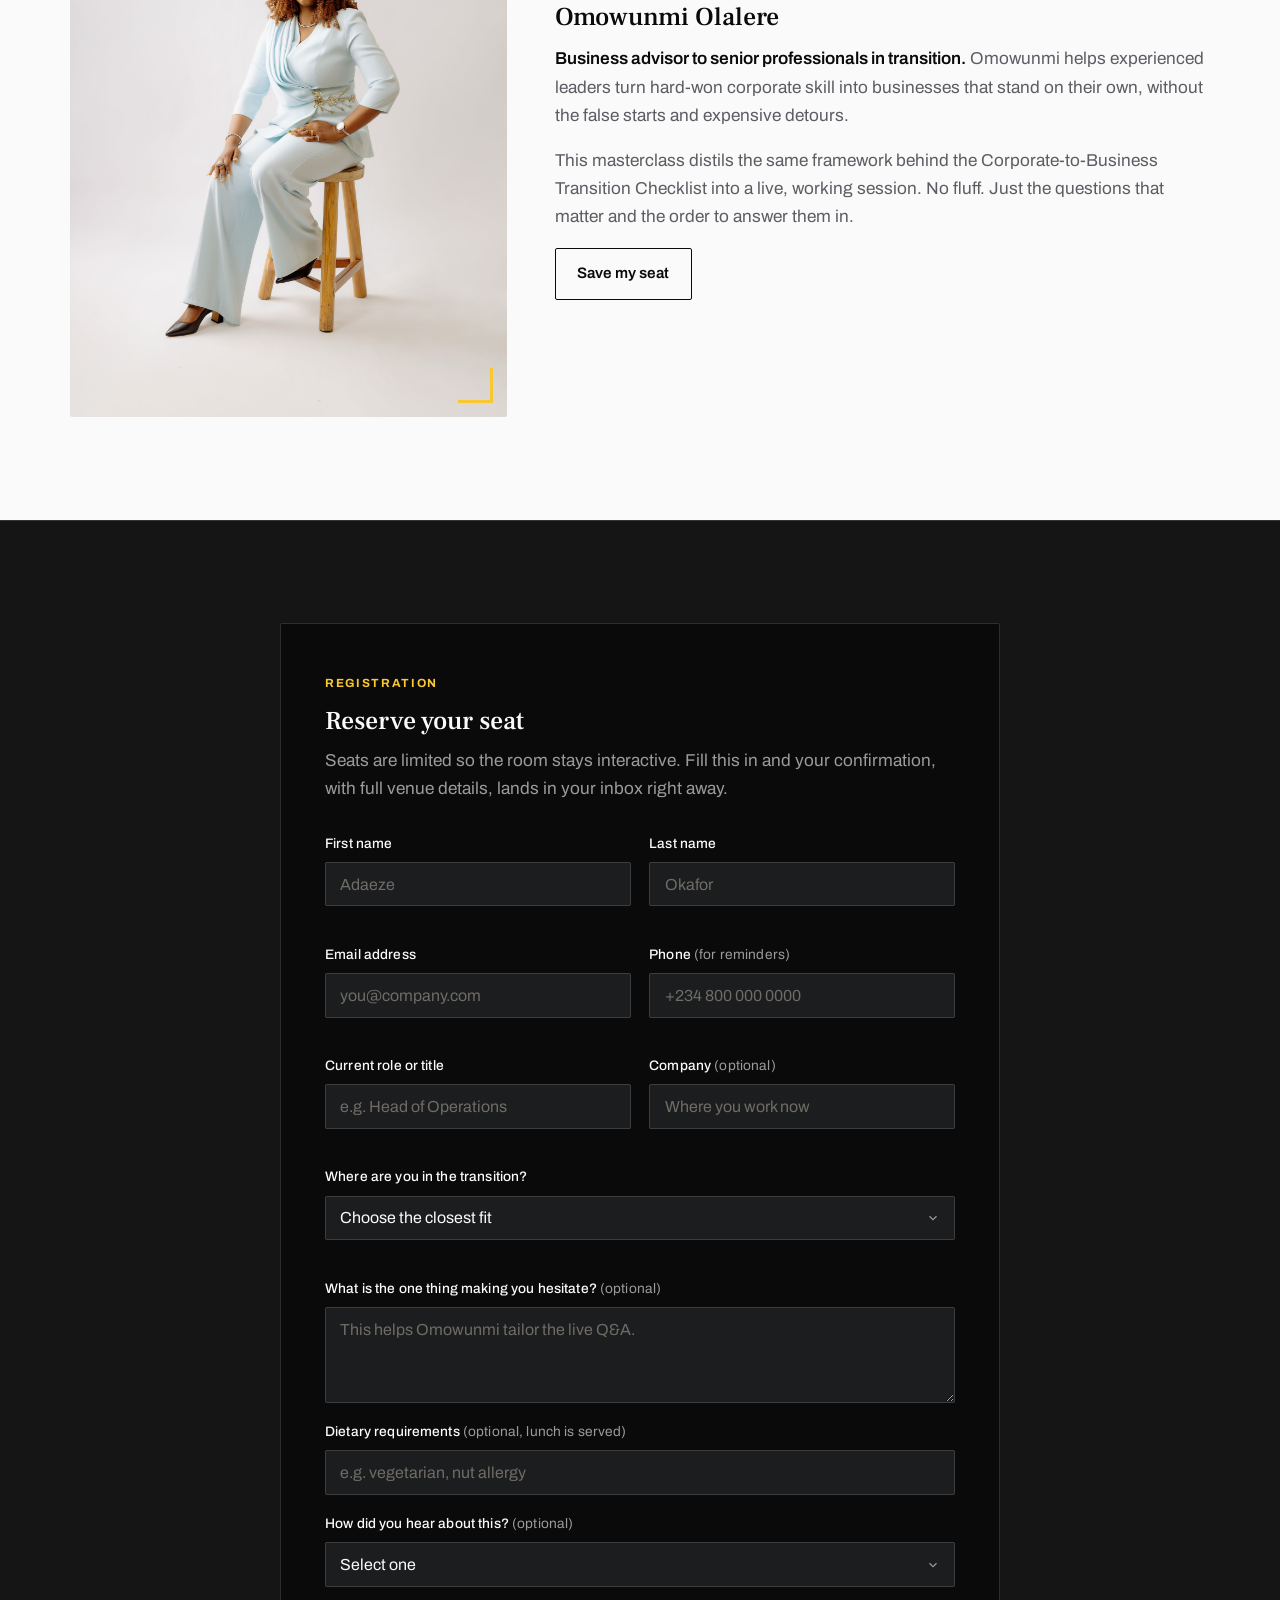
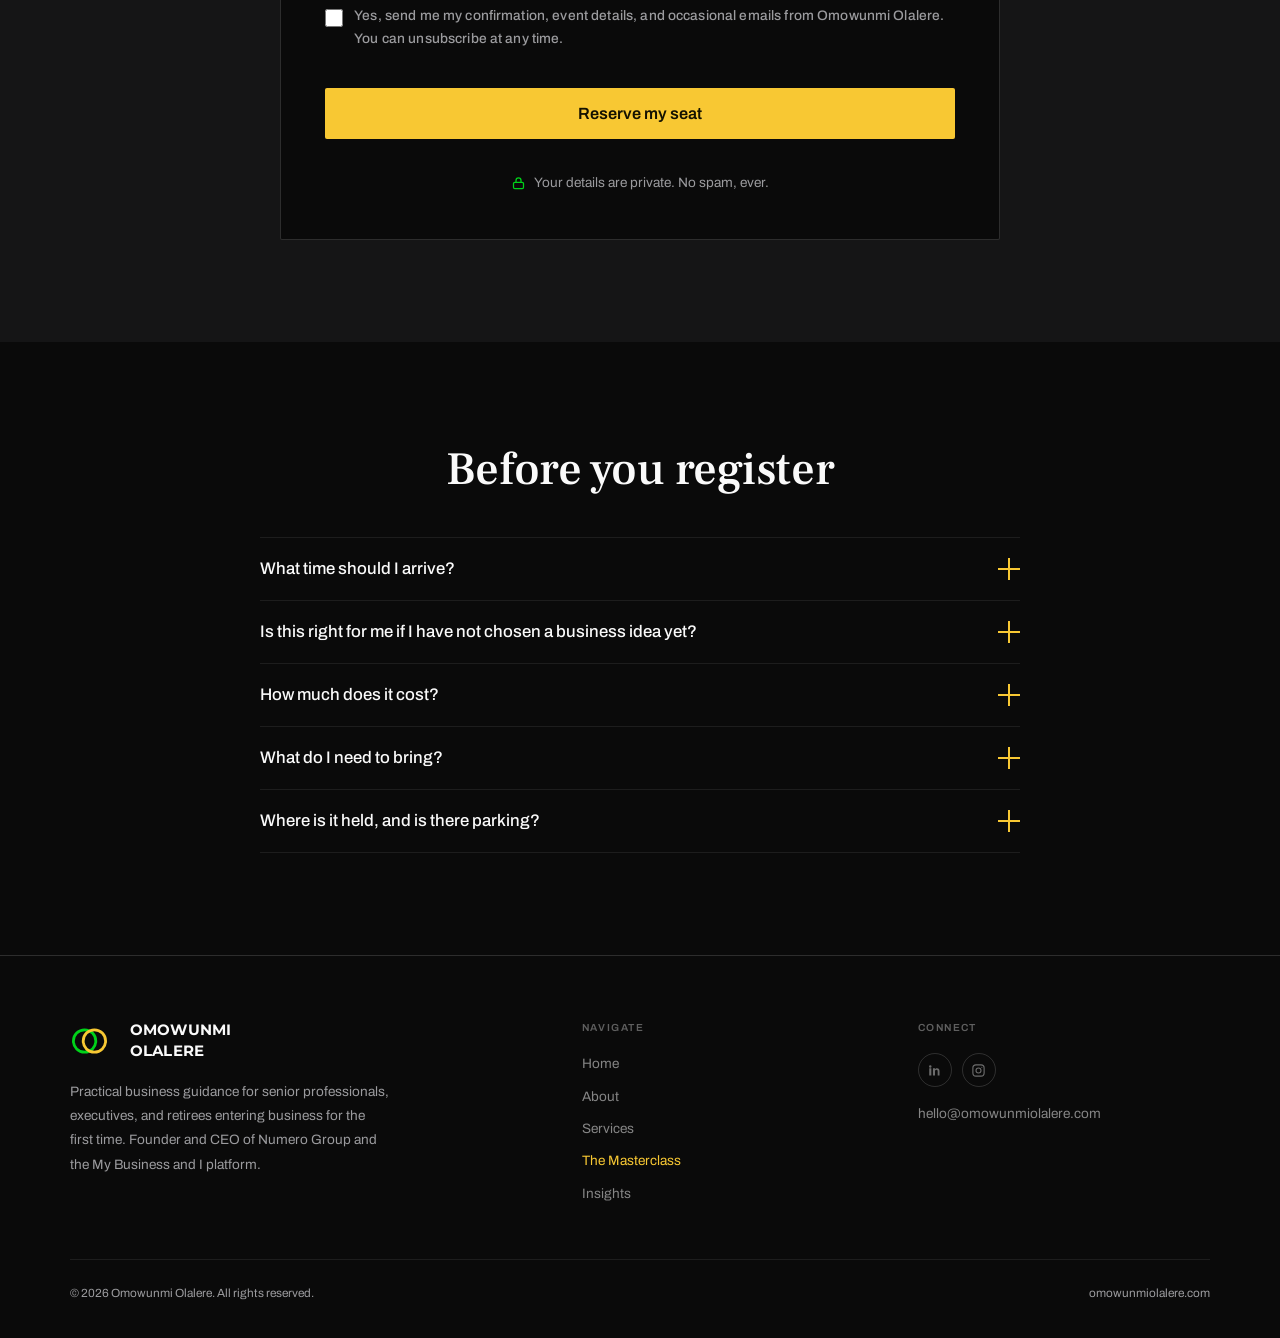
<file: masterclass.html>
<!DOCTYPE html>
<html lang="en">
<head>
<meta charset="UTF-8" />
<meta name="viewport" content="width=device-width, initial-scale=1.0" />
<title>Masterclass Registration, Omowunmi Olalere</title>
<meta name="description" content="From corporate to business, without the guesswork. A one-day, in-person masterclass for senior professionals planning their exit into business." />

<!-- ============================================================
     DEVELOPER NOTES
     ------------------------------------------------------------
     1. PLACEHOLDERS still to confirm before launch:
          [Venue], Lagos      real venue name
          [Price]             e.g. Free to attend, or a naira amount
          [X] seats           real capacity, if you want to show one
        (Event date is set to Saturday, 19 September 2026, 9:00am-5:00pm,
         matching the rest of the site. Update in the HTML if it changes.)

     2. FORM SUBMISSION: this form currently runs the client-side DEMO
        handler in the <script> at the bottom (shows a success panel,
        sends nothing anywhere). There is no backend on this site yet.
        Before real registrations depend on this page, wire it to a
        real endpoint (Formspree, Google Forms, Mailchimp, a custom
        endpoint) or switch it to a mailto: fallback. A commented
        fetch() example is included below the DEMO block.

     3. PRIVACY POLICY: there is no privacy-policy page on the site
        yet, so the consent copy does not link to one. Add a real
        link once that page exists.
     ============================================================ -->

<link rel="preconnect" href="https://fonts.googleapis.com" />
<link rel="preconnect" href="https://fonts.gstatic.com" crossorigin />
<link href="https://fonts.googleapis.com/css2?family=Frank+Ruhl+Libre:ital,wght@0,300;0,400;0,500;0,700;0,900;1,400;1,500&family=Archivo:ital,wght@0,400;0,500;0,600;0,700;1,400&family=Montserrat:wght@700;800&display=swap" rel="stylesheet" />

<style>
  :root{
    --ink:#0A0A0A;
    --surface:#151516;
    --surface-2:#1C1D1F;
    --line:rgba(255,255,255,0.14);
    --line-soft:rgba(255,255,255,0.08);
    --gold:#F8C833;
    --gold-deep:#E4B620;
    --gold-ink:#7A5209;
    --green:#00D21A;
    --paper:#FAFAFA;
    --muted:#9B9B9E;
    --danger:#E8836B;

    --serif:"Frank Ruhl Libre",Georgia,"Times New Roman",serif;
    --sans:"Archivo",system-ui,-apple-system,Segoe UI,Roboto,sans-serif;
    --word:"Montserrat",Arial,sans-serif;

    --wrap:1220px;
    --pad-block:clamp(3.5rem,8vw,7rem);
    --radius:2px;
  }

  *{box-sizing:border-box;margin:0;padding:0}
  html{scroll-behavior:smooth}
  @media (prefers-reduced-motion:reduce){html{scroll-behavior:auto}}

  body{
    background:var(--ink);
    color:var(--paper);
    font-family:var(--sans);
    font-size:clamp(1rem,0.97rem + 0.2vw,1.075rem);
    line-height:1.65;
    -webkit-font-smoothing:antialiased;
    text-rendering:optimizeLegibility;
  }

  a{color:inherit}
  img,svg{display:block;max-width:100%}

  .wrap{max-width:var(--wrap);margin-inline:auto;padding-inline:clamp(1.2rem,4vw,2.5rem)}

  .skip{
    position:absolute;left:-999px;top:0;background:var(--gold);color:#111;
    padding:.6rem 1rem;border-radius:0 0 8px 0;z-index:200;font-weight:600;
  }
  .skip:focus{left:0}

  :focus-visible{outline:2px solid var(--green);outline-offset:3px;border-radius:2px}

  /* ---------- brand mark: her real interlocking rings ---------- */
  .rings{width:44px;height:28px;flex:0 0 auto}

  /* ---------- nav (matches index.html / about.html / insights.html) ---------- */
  nav{
    position:fixed;top:0;left:0;right:0;z-index:100;
    background:rgba(250,250,250,0.92);backdrop-filter:blur(12px);
    border-bottom:1px solid rgba(10,10,10,0.08);height:74px;
  }
  .nav-inner{max-width:var(--wrap);margin:0 auto;height:100%;padding:0 40px;display:flex;align-items:center;justify-content:space-between}
  .brand{display:flex;align-items:center;gap:12px;text-decoration:none;cursor:pointer}
  .brand .rings{width:34px;height:21px}
  .brand-word{font-family:var(--word);font-weight:700;font-size:.72rem;line-height:1.35;letter-spacing:.01em;color:var(--ink);text-transform:uppercase}
  .nav-links{display:flex;gap:26px;align-items:center}
  .nav-links a{text-decoration:none;color:var(--ink);font-size:.83rem;font-weight:500;transition:color .2s;cursor:pointer}
  .nav-links a:hover,.nav-links a.active{color:var(--gold-ink)}
  .nav-cta{background:var(--gold);color:var(--ink) !important;padding:10px 18px;border-radius:2px;font-size:.8rem !important;font-weight:700}
  .nav-cta:hover{background:#E4B620}
  .nav-toggle{display:none;background:none;border:none;cursor:pointer;padding:6px}
  .nav-toggle span{display:block;width:22px;height:2px;background:var(--ink);margin:4px 0;transition:.2s}
  @media (max-width:940px){
    .nav-links{position:fixed;top:74px;left:0;right:0;background:var(--paper);border-bottom:1px solid rgba(10,10,10,0.08);
      flex-direction:column;align-items:stretch;padding:8px 22px 20px;display:none}
    .nav-links.open{display:flex}
    .nav-links a{padding:12px 0;width:100%;border-bottom:1px solid rgba(10,10,10,0.08);font-size:.95rem}
    .nav-links a.nav-cta{border:none;margin-top:10px;text-align:center;justify-content:center}
    .nav-toggle{display:block}
  }

  .btn{
    font-family:var(--sans);font-weight:600;font-size:.95rem;
    display:inline-flex;align-items:center;justify-content:center;gap:.5rem;
    padding:.8rem 1.35rem;border-radius:2px;border:1px solid transparent;
    cursor:pointer;text-decoration:none;transition:transform .15s ease,background .2s ease,color .2s ease;
  }
  .btn-gold{background:var(--gold);color:#141200}
  .btn-gold:hover{background:var(--gold-deep);transform:translateY(-1px)}
  .btn-ghost{border-color:var(--line);color:var(--paper);background:transparent}
  .btn-ghost:hover{border-color:var(--gold);color:var(--gold)}
  .btn-lg{padding:1rem 1.7rem;font-size:1.02rem}

  /* ---------- eyebrow / labels ---------- */
  .eyebrow{
    font-family:var(--sans);font-size:.74rem;font-weight:700;letter-spacing:.14em;text-transform:uppercase;
    color:var(--gold);display:inline-flex;align-items:center;gap:.6rem;
  }

  /* ---------- hero ---------- */
  .hero{
    position:relative;padding-block:clamp(3rem,7vw,5.5rem) var(--pad-block);overflow:hidden;
    background:linear-gradient(127deg, rgba(0,210,26,0.07) 0%, var(--ink) 32%, var(--ink) 68%, rgba(248,200,51,0.10) 100%);
  }
  .hero .wrap{position:relative;z-index:1}
  .hero h1{
    font-family:var(--serif);font-weight:500;
    font-size:clamp(2.35rem,1.5rem + 4.4vw,4.5rem);
    line-height:1.05;letter-spacing:-0.015em;margin:1.1rem 0 0;
    max-width:16ch;
  }
  .hero h1 em{font-style:italic;color:var(--gold)}
  .lede{color:var(--muted);font-size:clamp(1.05rem,1rem + 0.4vw,1.3rem);max-width:52ch;margin-top:1.3rem;line-height:1.55}
  .hero-cta{display:flex;flex-wrap:wrap;gap:.9rem;align-items:center;margin-top:2rem}

  .facts{
    display:flex;flex-wrap:wrap;gap:.6rem;margin-top:2.4rem;
    border-top:1px solid var(--line-soft);padding-top:1.6rem;
  }
  .fact{
    display:flex;align-items:center;gap:.5rem;
    padding-right:1.1rem;font-size:.86rem;color:var(--muted);
  }
  .fact svg{width:15px;height:15px;stroke:var(--gold);fill:none;stroke-width:1.6;flex-shrink:0}
  .fact strong{font-weight:600;color:var(--paper)}

  .seats-note{margin-top:1.25rem;font-size:.9rem;color:var(--muted)}
  .seats-note b{color:var(--paper);font-weight:600}

  /* ---------- generic section ---------- */
  section{padding-block:var(--pad-block)}
  .section-head{max-width:64ch;margin-bottom:2.6rem}
  .section-head h2{
    font-family:var(--serif);font-weight:500;font-size:clamp(1.8rem,1.3rem + 2.2vw,2.9rem);
    line-height:1.1;letter-spacing:-0.01em;
  }
  .section-head .eyebrow + h2{margin-top:1rem}
  .section-head p{color:var(--muted);margin-top:.9rem;font-size:1.08rem}

  .divider{border:0;border-top:1px solid var(--line-soft)}

  /* ---------- light zone: "who it's for" through "your host" read as one light
     section, matching the rest of the site (only the hero and the
     register/FAQ/footer close stay dark, mirroring the homepage's own
     light-middle, dark-ending rhythm) ---------- */
  .light-zone{
    background:#FAFAFA;color:var(--ink);
    --muted:#5B5D63;
    --line-soft:#E7E7E4;
    --line:#E7E7E4;
    --paper:var(--ink);
    --danger:#B3261E;
  }
  .light-zone .eyebrow,.light-zone .step .num{color:var(--gold-ink)}
  .light-zone .btn-ghost{border-color:var(--ink)}
  .light-zone .btn-ghost:hover{border-color:var(--gold-ink);color:var(--gold-ink)}

  /* ---------- who it's for ---------- */
  .fit-grid{display:grid;gap:2rem 0;grid-template-columns:1fr;border-top:1px solid var(--line-soft)}
  @media(min-width:760px){.fit-grid{grid-template-columns:repeat(3,1fr);gap:0}}
  .fit{padding:1.75rem 0}
  @media(min-width:760px){.fit{padding:2.2rem 2.2rem;border-left:1px solid var(--line-soft)}.fit:first-child{border-left:none;padding-left:0}.fit:last-child{padding-right:0}}
  .fit h3{font-family:var(--serif);font-weight:500;font-size:1.2rem;margin-bottom:.6rem}
  .fit p{color:var(--muted);font-size:.98rem}

  /* ---------- outcomes ---------- */
  .outcomes{display:grid;gap:0 2.5rem;grid-template-columns:1fr}
  @media(min-width:680px){.outcomes{grid-template-columns:1fr 1fr}}
  .outcome{
    display:flex;gap:1rem;padding:1.3rem 0;border-top:1px solid var(--line-soft);
  }
  .outcome .check{flex:0 0 auto;width:24px;height:24px;border-radius:50%;background:rgba(0,210,26,0.12);border:1px solid var(--green);display:grid;place-items:center;margin-top:.15rem}
  .outcome .check svg{width:12px;height:12px;stroke:var(--green);fill:none;stroke-width:2.6}
  .outcome h3{font-size:1.05rem;font-weight:600;margin-bottom:.25rem}
  .outcome p{color:var(--muted);font-size:.96rem}

  /* ---------- agenda (a real sequence, so numbers earn their place) ---------- */
  .agenda{display:grid;gap:0}
  .step{display:grid;grid-template-columns:auto 1fr;gap:1.3rem;padding:1.5rem 0;border-top:1px solid var(--line-soft)}
  .step:last-child{border-bottom:1px solid var(--line-soft)}
  .step .num{font-family:var(--sans);font-weight:700;color:var(--gold);font-size:.85rem;padding-top:.2rem}
  .step h3{font-family:var(--serif);font-weight:500;font-size:1.3rem}
  .step p{color:var(--muted);margin-top:.35rem;max-width:60ch}

  /* ---------- host ---------- */
  .host{display:grid;gap:2rem;grid-template-columns:1fr;align-items:center}
  @media(min-width:820px){.host{grid-template-columns:0.8fr 1.2fr;gap:3rem}}
  .host-photo{aspect-ratio:4/5;border-radius:var(--radius);overflow:hidden;position:relative}
  .host-photo img{width:100%;height:100%;object-fit:cover}
  .host-photo::before,.host-photo::after{content:'';position:absolute;width:32px;height:32px;z-index:2;pointer-events:none}
  .host-photo::before{top:14px;left:14px;border-top:3px solid var(--green);border-left:3px solid var(--green)}
  .host-photo::after{bottom:14px;right:14px;border-bottom:3px solid var(--gold);border-right:3px solid var(--gold)}
  .host h2{font-family:var(--serif);font-weight:500;font-size:clamp(1.7rem,1.3rem+1.6vw,2.5rem);line-height:1.1;margin:.9rem 0}
  .host p{color:var(--muted);margin-bottom:1rem}
  .host p strong{color:var(--paper);font-weight:600}

  /* ---------- registration form ---------- */
  .register{background:var(--surface);border-top:1px solid var(--line)}
  .form-shell{
    max-width:720px;margin-inline:auto;
    background:var(--ink);border:1px solid var(--line);border-radius:var(--radius);
    padding:clamp(1.5rem,4vw,2.75rem);
  }
  .form-shell .eyebrow{margin-bottom:.9rem}
  .form-shell h2{font-family:var(--serif);font-weight:500;font-size:clamp(1.7rem,1.3rem+1.8vw,2.6rem);line-height:1.08}
  .form-shell .sub{color:var(--muted);margin-top:.7rem;margin-bottom:1.8rem}

  form{display:grid;gap:1.15rem}
  .row{display:grid;gap:1.15rem;grid-template-columns:1fr}
  @media(min-width:560px){.row.two{grid-template-columns:1fr 1fr}}
  .field{display:flex;flex-direction:column;gap:.4rem}
  .field label{font-size:.86rem;font-weight:500;letter-spacing:.01em}
  .field .opt{color:var(--muted);font-weight:400}
  .field input,.field select,.field textarea{
    font-family:var(--sans);font-size:1rem;color:var(--paper);
    background:var(--surface-2);border:1px solid var(--line);border-radius:var(--radius);
    padding:.8rem .9rem;width:100%;transition:border-color .15s ease,box-shadow .15s ease;
  }
  .field textarea{resize:vertical;min-height:96px}
  .field input::placeholder,.field textarea::placeholder{color:#6f6c65}
  .field input:focus,.field select:focus,.field textarea:focus{
    outline:none;border-color:var(--gold);box-shadow:0 0 0 3px rgba(248,200,51,0.16)
  }
  .field select{appearance:none;background-image:url("data:image/svg+xml,%3Csvg xmlns='http://www.w3.org/2000/svg' width='14' height='14' viewBox='0 0 24 24' fill='none' stroke='%239B9B9E' stroke-width='2'%3E%3Cpath d='M6 9l6 6 6-6'/%3E%3C/svg%3E");background-repeat:no-repeat;background-position:right .9rem center;padding-right:2.4rem}
  .field .err{color:var(--danger);font-size:.8rem;min-height:1em}
  .field input[aria-invalid="true"],.field select[aria-invalid="true"]{border-color:var(--danger)}

  .consent{display:flex;gap:.7rem;align-items:flex-start;font-size:.9rem;color:var(--muted)}
  .consent input{width:18px;height:18px;margin-top:.2rem;accent-color:var(--gold);flex:0 0 auto}

  .honeypot{position:absolute;left:-9999px;width:1px;height:1px;overflow:hidden}

  .submit-note{display:flex;align-items:center;gap:.5rem;justify-content:center;color:var(--muted);font-size:.85rem;margin-top:.9rem}
  .submit-note svg{width:15px;height:15px;stroke:var(--green);fill:none;stroke-width:2}

  /* success panel */
  .success{display:none;text-align:center;padding:1rem 0}
  .success.show{display:block}
  form.hide{display:none}
  .success .mark{width:56px;height:56px;border-radius:50%;background:rgba(0,210,26,0.16);display:grid;place-items:center;margin:0 auto 1.2rem}
  .success .mark svg{width:26px;height:26px;stroke:var(--green);fill:none;stroke-width:2.5}
  .success h3{font-family:var(--serif);font-weight:500;font-size:1.6rem;margin-bottom:.5rem}
  .success p{color:var(--muted)}

  /* ---------- FAQ ---------- */
  .faq{max-width:760px;margin-inline:auto}
  .qa{border-top:1px solid var(--line-soft)}
  .qa:last-child{border-bottom:1px solid var(--line-soft)}
  .qa button{
    width:100%;background:none;border:0;color:var(--paper);cursor:pointer;
    display:flex;justify-content:space-between;align-items:center;gap:1rem;
    padding:1.25rem 0;font-family:var(--sans);font-size:1.05rem;font-weight:500;text-align:left;
  }
  .qa button .plus{flex:0 0 auto;width:22px;height:22px;position:relative}
  .qa button .plus::before,.qa button .plus::after{content:"";position:absolute;background:var(--gold);transition:transform .2s ease}
  .qa button .plus::before{top:10px;left:0;width:22px;height:2px}
  .qa button .plus::after{top:0;left:10px;width:2px;height:22px}
  .qa button[aria-expanded="true"] .plus::after{transform:scaleY(0)}
  .qa .answer{display:grid;grid-template-rows:0fr;transition:grid-template-rows .28s ease}
  .qa .answer p{overflow:hidden;min-height:0;color:var(--muted);padding-bottom:0;max-width:64ch}
  .qa button[aria-expanded="true"] + .answer{grid-template-rows:1fr}
  .qa button[aria-expanded="true"] + .answer p{padding-bottom:1.25rem}
  @media (prefers-reduced-motion:reduce){.qa .answer{transition:none}}

  /* ---------- footer ---------- */
  footer.site{background:var(--ink);border-top:1px solid var(--line);padding:64px 0 34px;color:var(--muted);font-size:.9rem}
  .footer-grid{display:grid;grid-template-columns:1.6fr 1fr 1fr;gap:44px;margin-bottom:44px}
  .footer-brand{display:flex;align-items:center;gap:14px}
  .footer-brand .rings{width:46px;height:28px}
  .footer-word{font-family:var(--word);font-weight:700;font-size:.92rem;line-height:1.4;letter-spacing:.01em;color:var(--paper);text-transform:uppercase}
  .footer-tag{font-size:.85rem;line-height:1.8;max-width:320px;margin-top:18px}
  .fc h4{font-size:.64rem;font-weight:600;letter-spacing:.14em;text-transform:uppercase;color:rgba(255,255,255,0.35);margin-bottom:16px}
  .fc a{display:block;color:rgba(255,255,255,0.5);font-size:.85rem;text-decoration:none;margin-bottom:10px;transition:color .2s}
  .fc a:hover{color:var(--gold)}
  .fc a.active{color:var(--gold)}
  .social{display:flex;gap:10px}
  .social .soc{width:34px;height:34px;border:1px solid rgba(255,255,255,0.15);border-radius:50%;display:flex;align-items:center;justify-content:center;color:rgba(255,255,255,0.4);text-decoration:none;transition:all .2s;margin-bottom:0}
  .social .soc:hover{color:var(--gold);border-color:var(--gold)}
  .social .soc svg{width:15px;height:15px}
  .footer-bottom{border-top:1px solid rgba(255,255,255,0.08);padding-top:24px;font-size:.74rem;display:flex;justify-content:space-between;flex-wrap:wrap;gap:10px}
  @media (max-width:760px){ .footer-grid{grid-template-columns:1fr;gap:30px} }

  /* ---------- scroll reveal ---------- */
  .reveal{opacity:0;transform:translateY(16px);transition:opacity .6s ease,transform .6s ease}
  .reveal.in{opacity:1;transform:none}
  @media (prefers-reduced-motion:reduce){.reveal{opacity:1;transform:none;transition:none}}
</style>
<noscript><style>.reveal{opacity:1!important;transform:none!important}</style></noscript>
</head>

<body>
<a class="skip" href="#register">Skip to registration</a>

<!-- =================== HEADER =================== -->
<nav>
  <div class="nav-inner">
    <a class="brand" href="index.html" aria-label="Omowunmi Olalere, home">
      <svg class="rings" viewBox="0 0 64 40" xmlns="http://www.w3.org/2000/svg" aria-hidden="true"><circle cx="20" cy="20" r="16" fill="none" stroke="#00D21A" stroke-width="4"/><circle cx="34" cy="20" r="16" fill="none" stroke="#F8C833" stroke-width="4"/></svg>
      <span class="brand-word">Omowunmi<br>Olalere</span>
    </a>
    <div class="nav-links" id="navLinks">
      <a href="index.html">Home</a>
      <a href="about.html">About</a>
      <a href="index.html#services">Services</a>
      <a href="masterclass.html" class="active">Masterclass</a>
      <a href="insights.html">Insights</a>
      <a href="index.html#contact">Contact</a>
      <a href="#register" class="nav-cta">Reserve my seat</a>
    </div>
    <button class="nav-toggle" id="navToggle" aria-label="Menu"><span></span><span></span><span></span></button>
  </div>
</nav>

<!-- =================== HERO =================== -->
<main id="top">
<section class="hero">
  <div class="wrap">
    <span class="eyebrow">One-day in-person masterclass</span>
    <h1>From corporate to business, <em>without the guesswork</em></h1>
    <p class="lede">A working session for senior professionals deciding whether, when, and how to leave the payroll and build something of their own. You leave with a plan, not just inspiration.</p>

    <div class="hero-cta">
      <a class="btn btn-gold btn-lg" href="#register">Reserve my seat</a>
      <a class="btn btn-ghost btn-lg" href="#agenda">See what we cover</a>
    </div>

    <div class="facts" aria-label="Event details">
      <span class="fact"><svg viewBox="0 0 24 24"><rect x="3" y="4" width="18" height="18" rx="2"/><path d="M16 2v4M8 2v4M3 10h18"/></svg><strong>Saturday, 19 September 2026</strong></span>
      <span class="fact"><svg viewBox="0 0 24 24"><circle cx="12" cy="12" r="9"/><path d="M12 7v5l3 2"/></svg>9:00am to 5:00pm</span>
      <span class="fact"><svg viewBox="0 0 24 24"><path d="M5 4h14v16H5z"/><path d="M8 8h8M8 12h8M8 16h5"/></svg>Full day, in person</span>
      <span class="fact"><svg viewBox="0 0 24 24"><path d="M12 21s-7-6.2-7-11a7 7 0 0 1 14 0c0 4.8-7 11-7 11z"/><circle cx="12" cy="10" r="2.4"/></svg><strong>[Venue], Lagos</strong></span>
      <span class="fact"><svg viewBox="0 0 24 24"><path d="M12 3l2.5 5 5.5.8-4 3.9 1 5.5L12 21l-5-2.9 1-5.5-4-3.9 5.5-.8z"/></svg><strong>[Price]</strong></span>
    </div>

    <p class="seats-note">Limited to <b>[X] seats</b> so the room stays interactive. Full venue details are sent with your confirmation.</p>
  </div>
</section>

<div class="light-zone">
<!-- =================== WHO IT'S FOR =================== -->
<section id="fit">
  <div class="wrap">
    <div class="section-head reveal">
      <h2>Built for the professional standing at the edge</h2>
      <p>If you have the track record but not the roadmap, you are in the right room. This is not a beginner's "start a side hustle" session.</p>
    </div>
    <div class="fit-grid">
      <article class="fit reveal">
        <h3>You have seniority</h3>
        <p>A decade or more inside real organisations. You know how things get done. You just have not done them for yourself yet.</p>
      </article>
      <article class="fit reveal">
        <h3>You feel the pull</h3>
        <p>The idea of building something of your own keeps returning. What is missing is a clear read on whether now is the time.</p>
      </article>
      <article class="fit reveal">
        <h3>You want a plan</h3>
        <p>Not more motivation. You want to know what to assess, what to prepare, and what you cannot afford to skip.</p>
      </article>
    </div>
  </div>
</section>

<hr class="divider" />

<!-- =================== OUTCOMES =================== -->
<section id="outcomes">
  <div class="wrap">
    <div class="section-head reveal">
      <h2>One day that saves you two years</h2>
    </div>
    <div class="outcomes">
      <article class="outcome reveal">
        <span class="check"><svg viewBox="0 0 24 24"><path d="M4 12l6 6L20 6"/></svg></span>
        <div><h3>A readiness read</h3><p>An honest picture of whether your finances, idea, and life are ready for the move, and what to fix first.</p></div>
      </article>
      <article class="outcome reveal">
        <span class="check"><svg viewBox="0 0 24 24"><path d="M4 12l6 6L20 6"/></svg></span>
        <div><h3>A validation method</h3><p>How to test real demand before you resign, so you leap on evidence rather than hope.</p></div>
      </article>
      <article class="outcome reveal">
        <span class="check"><svg viewBox="0 0 24 24"><path d="M4 12l6 6L20 6"/></svg></span>
        <div><h3>A transition sequence</h3><p>The order to do things in: money, proof, positioning, exit, so nothing critical is left to chance.</p></div>
      </article>
      <article class="outcome reveal">
        <span class="check"><svg viewBox="0 0 24 24"><path d="M4 12l6 6L20 6"/></svg></span>
        <div><h3>The traps to avoid</h3><p>The quiet mistakes that sink capable people: underpricing, isolation, and confusing revenue with cash.</p></div>
      </article>
    </div>
  </div>
</section>

<hr class="divider" />

<!-- =================== AGENDA (real sequence, numbers earn their place) =================== -->
<section id="agenda">
  <div class="wrap">
    <div class="section-head reveal">
      <h2>How the session runs</h2>
      <p>A live, guided walkthrough. Come with a notebook. You will be doing the thinking, not just listening.</p>
    </div>
    <div class="agenda">
      <div class="step reveal"><span class="num">01</span><div><h3>The honest audit</h3><p>We map your runway, your idea, and your identity beyond the title. This is where most people discover what they were avoiding.</p></div></div>
      <div class="step reveal"><span class="num">02</span><div><h3>Proving demand</h3><p>How to find and test your first ten clients while you still hold the salary, so the decision to leave is evidence-based.</p></div></div>
      <div class="step reveal"><span class="num">03</span><div><h3>The exit sequence</h3><p>Structure, pricing, positioning, and a clean departure that keeps relationships and reputation intact.</p></div></div>
      <div class="step reveal"><span class="num">04</span><div><h3>Live questions</h3><p>Open floor. Bring your specific situation and get a direct read on your next move.</p></div></div>
    </div>
  </div>
</section>

<hr class="divider" />

<!-- =================== HOST =================== -->
<section id="host">
  <div class="wrap">
    <div class="host">
      <div class="host-photo reveal">
        <img src="images/DAS1R8A8552B.jpg" alt="Dr. Omowunmi Olalere, seated portrait">
      </div>
      <div class="reveal">
        <h2>Omowunmi Olalere</h2>
        <p><strong>Business advisor to senior professionals in transition.</strong> Omowunmi helps experienced leaders turn hard-won corporate skill into businesses that stand on their own, without the false starts and expensive detours.</p>
        <p>This masterclass distils the same framework behind the Corporate-to-Business Transition Checklist into a live, working session. No fluff. Just the questions that matter and the order to answer them in.</p>
        <a class="btn btn-ghost" href="#register">Save my seat</a>
      </div>
    </div>
  </div>
</section>
</div>

<!-- =================== REGISTRATION =================== -->
<section id="register" class="register">
  <div class="wrap">
    <div class="form-shell reveal">
      <span class="eyebrow">Registration</span>
      <h2>Reserve your seat</h2>
      <p class="sub">Seats are limited so the room stays interactive. Fill this in and your confirmation, with full venue details, lands in your inbox right away.</p>

      <!-- ==========================================================
           FORM — currently a client-side DEMO only (see script below).
           No backend is wired up on this site. Replace the DEMO block
           with a real POST before launch.
           ========================================================== -->
      <form id="registerForm" novalidate>

        <div class="row two">
          <div class="field">
            <label for="first_name">First name</label>
            <input id="first_name" name="first_name" type="text" autocomplete="given-name" required placeholder="Adaeze" />
            <span class="err" data-for="first_name"></span>
          </div>
          <div class="field">
            <label for="last_name">Last name</label>
            <input id="last_name" name="last_name" type="text" autocomplete="family-name" required placeholder="Okafor" />
            <span class="err" data-for="last_name"></span>
          </div>
        </div>

        <div class="row two">
          <div class="field">
            <label for="email">Email address</label>
            <input id="email" name="email" type="email" autocomplete="email" required placeholder="you@company.com" />
            <span class="err" data-for="email"></span>
          </div>
          <div class="field">
            <label for="phone">Phone <span class="opt">(for reminders)</span></label>
            <input id="phone" name="phone" type="tel" autocomplete="tel" inputmode="tel" placeholder="+234 800 000 0000" />
            <span class="err" data-for="phone"></span>
          </div>
        </div>

        <div class="row two">
          <div class="field">
            <label for="role">Current role or title</label>
            <input id="role" name="role" type="text" autocomplete="organization-title" required placeholder="e.g. Head of Operations" />
            <span class="err" data-for="role"></span>
          </div>
          <div class="field">
            <label for="company">Company <span class="opt">(optional)</span></label>
            <input id="company" name="company" type="text" autocomplete="organization" placeholder="Where you work now" />
            <span class="err" data-for="company"></span>
          </div>
        </div>

        <div class="field">
          <label for="stage">Where are you in the transition?</label>
          <select id="stage" name="stage" required>
            <option value="" disabled selected>Choose the closest fit</option>
            <option>Just exploring the idea</option>
            <option>Seriously considering leaving within a year</option>
            <option>Already building on the side</option>
            <option>Recently left and finding my footing</option>
          </select>
          <span class="err" data-for="stage"></span>
        </div>

        <div class="field">
          <label for="challenge">What is the one thing making you hesitate? <span class="opt">(optional)</span></label>
          <textarea id="challenge" name="challenge" placeholder="This helps Omowunmi tailor the live Q&amp;A."></textarea>
        </div>

        <div class="field">
          <label for="dietary">Dietary requirements <span class="opt">(optional, lunch is served)</span></label>
          <input id="dietary" name="dietary" type="text" placeholder="e.g. vegetarian, nut allergy" />
        </div>

        <div class="field">
          <label for="referral">How did you hear about this? <span class="opt">(optional)</span></label>
          <select id="referral" name="referral">
            <option value="" disabled selected>Select one</option>
            <option>LinkedIn</option>
            <option>Instagram</option>
            <option>The checklist email</option>
            <option>A friend or colleague</option>
            <option>Other</option>
          </select>
        </div>

        <div class="field">
          <label class="consent">
            <input type="checkbox" id="consent" name="consent" required />
            <span>Yes, send me my confirmation, event details, and occasional emails from Omowunmi Olalere. You can unsubscribe at any time.</span>
          </label>
          <span class="err" data-for="consent"></span>
        </div>

        <!-- Honeypot: real users never see or fill this. Reject submissions where it is non-empty. -->
        <div class="honeypot" aria-hidden="true">
          <label for="company_website">Do not fill this in</label>
          <input id="company_website" name="company_website" type="text" tabindex="-1" autocomplete="off" />
        </div>

        <!-- UTM capture: populated from the URL by the script below. -->
        <input type="hidden" name="utm_source" id="utm_source" />
        <input type="hidden" name="utm_medium" id="utm_medium" />
        <input type="hidden" name="utm_campaign" id="utm_campaign" />

        <button class="btn btn-gold btn-lg" type="submit" style="width:100%">Reserve my seat</button>

        <div class="submit-note">
          <svg viewBox="0 0 24 24"><rect x="4" y="10" width="16" height="10" rx="2"/><path d="M8 10V7a4 4 0 0 1 8 0v3"/></svg>
          Your details are private. No spam, ever.
        </div>
      </form>

      <!-- Success state, revealed by JS after submit -->
      <div class="success" id="successPanel" role="status" aria-live="polite">
        <span class="mark"><svg viewBox="0 0 24 24"><path d="M4 12l6 6L20 6"/></svg></span>
        <h3>You are in.</h3>
        <p>Check your inbox for your confirmation, the venue details, and a calendar invite. If it is not there in a few minutes, look in your promotions or spam folder.</p>
      </div>
    </div>
  </div>
</section>

<!-- =================== FAQ =================== -->
<section id="faq">
  <div class="wrap">
    <div class="section-head reveal" style="margin-inline:auto;text-align:center">
      <h2>Before you register</h2>
    </div>
    <div class="faq">
      <div class="qa">
        <button aria-expanded="false" aria-controls="a1"><span>What time should I arrive?</span><span class="plus" aria-hidden="true"></span></button>
        <div class="answer" id="a1"><p>Doors open at 8:30am for registration. We start promptly at 9:00am and finish at 5:00pm, so arrive a little early to settle in. Lunch and refreshments are provided.</p></div>
      </div>
      <div class="qa">
        <button aria-expanded="false" aria-controls="a2"><span>Is this right for me if I have not chosen a business idea yet?</span><span class="plus" aria-hidden="true"></span></button>
        <div class="answer" id="a2"><p>It is. A large part of the session is helping you assess readiness and test demand before you commit to a single idea.</p></div>
      </div>
      <div class="qa">
        <button aria-expanded="false" aria-controls="a3"><span>How much does it cost?</span><span class="plus" aria-hidden="true"></span></button>
        <div class="answer" id="a3"><p>[Price]. Your seat is confirmed as soon as you register.</p></div>
      </div>
      <div class="qa">
        <button aria-expanded="false" aria-controls="a4"><span>What do I need to bring?</span><span class="plus" aria-hidden="true"></span></button>
        <div class="answer" id="a4"><p>A notebook and your real numbers. This is a working session, so the more honest you are, the more you get out of it.</p></div>
      </div>
      <div class="qa">
        <button aria-expanded="false" aria-controls="a5"><span>Where is it held, and is there parking?</span><span class="plus" aria-hidden="true"></span></button>
        <div class="answer" id="a5"><p>[Venue], Lagos. Full venue and parking details are in your confirmation email, with reminders before the day.</p></div>
      </div>
    </div>
  </div>
</section>
</main>

<!-- =================== FOOTER =================== -->
<footer class="site">
  <div class="wrap">
    <div class="footer-grid">
      <div>
        <div class="footer-brand">
          <svg class="rings" viewBox="0 0 64 40" xmlns="http://www.w3.org/2000/svg" aria-hidden="true"><circle cx="20" cy="20" r="16" fill="none" stroke="#00D21A" stroke-width="4"/><circle cx="34" cy="20" r="16" fill="none" stroke="#F8C833" stroke-width="4"/></svg>
          <span class="footer-word">Omowunmi<br>Olalere</span>
        </div>
        <p class="footer-tag">Practical business guidance for senior professionals, executives, and retirees entering business for the first time. Founder and CEO of Numero Group and the My Business and I platform.</p>
      </div>
      <div class="fc">
        <h4>Navigate</h4>
        <a href="index.html">Home</a>
        <a href="about.html">About</a>
        <a href="index.html#services">Services</a>
        <a href="masterclass.html" class="active">The Masterclass</a>
        <a href="insights.html">Insights</a>
      </div>
      <div class="fc">
        <h4>Connect</h4>
        <div class="social">
          <a class="soc" href="https://ng.linkedin.com/in/omowunmi-kafilat-olalere-608203123" target="_blank" rel="noopener" aria-label="LinkedIn"><svg viewBox="0 0 24 24" fill="currentColor"><path d="M6.94 8.5H3.56V20h3.38V8.5zM5.25 3.5a2 2 0 100 4 2 2 0 000-4zM20.44 20h-3.37v-5.9c0-1.4-.03-3.2-1.95-3.2-1.96 0-2.26 1.53-2.26 3.1V20h-3.37V8.5h3.24v1.57h.05c.45-.85 1.55-1.75 3.2-1.75 3.42 0 4.06 2.25 4.06 5.17V20z"/></svg></a>
          <a class="soc" href="https://www.instagram.com/omowunmi_ko/" target="_blank" rel="noopener" aria-label="Instagram"><svg viewBox="0 0 24 24" fill="none" stroke="currentColor" stroke-width="1.8"><rect x="3" y="3" width="18" height="18" rx="5"/><circle cx="12" cy="12" r="4"/><circle cx="17.3" cy="6.7" r="0.9" fill="currentColor" stroke="none"/></svg></a>
        </div>
        <a href="mailto:hello@omowunmiolalere.com" style="margin-top:16px">hello@omowunmiolalere.com</a>
      </div>
    </div>
    <div class="footer-bottom">
      <span>&copy; <span id="year"></span> Omowunmi Olalere. All rights reserved.</span>
      <span>omowunmiolalere.com</span>
    </div>
  </div>
</footer>

<script>
  /* year */
  document.getElementById('year').textContent = new Date().getFullYear();

  /* ---------- mobile menu ---------- */
  document.getElementById('navToggle').addEventListener('click', function(){
    document.getElementById('navLinks').classList.toggle('open');
  });

  /* ---------- capture UTM params into hidden fields ---------- */
  (function(){
    var p = new URLSearchParams(location.search);
    ['utm_source','utm_medium','utm_campaign'].forEach(function(k){
      var el = document.getElementById(k);
      if(el) el.value = p.get(k) || '';
    });
  })();

  /* ---------- FAQ accordion ---------- */
  document.querySelectorAll('.qa button').forEach(function(btn){
    btn.addEventListener('click', function(){
      var open = btn.getAttribute('aria-expanded') === 'true';
      btn.setAttribute('aria-expanded', String(!open));
    });
  });

  /* ---------- scroll reveal ---------- */
  (function(){
    var reduce = window.matchMedia('(prefers-reduced-motion:reduce)').matches;
    var els = document.querySelectorAll('.reveal');
    if(reduce || !('IntersectionObserver' in window)){ els.forEach(function(e){e.classList.add('in')}); return; }
    var io = new IntersectionObserver(function(entries){
      entries.forEach(function(en){ if(en.isIntersecting){ en.target.classList.add('in'); io.unobserve(en.target); } });
    }, {threshold:0.14});
    els.forEach(function(e){ io.observe(e); });
  })();

  /* ---------- form validation + submission ---------- */
  (function(){
    var form = document.getElementById('registerForm');
    var success = document.getElementById('successPanel');

    function setError(name, msg){
      var input = form.elements[name];
      var slot = form.querySelector('.err[data-for="'+name+'"]');
      if(slot) slot.textContent = msg || '';
      if(input && input.setAttribute) input.setAttribute('aria-invalid', msg ? 'true' : 'false');
    }

    function validate(){
      var ok = true;
      var required = ['first_name','last_name','email','role','stage'];
      required.forEach(function(n){
        var v = (form.elements[n].value || '').trim();
        if(!v){ setError(n,'This field is required.'); ok = false; } else { setError(n,''); }
      });
      var email = (form.elements['email'].value || '').trim();
      if(email && !/^[^@\s]+@[^@\s]+\.[^@\s]+$/.test(email)){ setError('email','Enter a valid email address.'); ok = false; }
      if(!form.elements['consent'].checked){ setError('consent','Please tick this to receive your confirmation.'); ok = false; } else { setError('consent',''); }
      return ok;
    }

    form.addEventListener('submit', function(e){
      e.preventDefault();

      /* honeypot: silently drop bots */
      if(form.elements['company_website'].value){ return; }

      if(!validate()){
        var firstErr = form.querySelector('[aria-invalid="true"]');
        if(firstErr) firstErr.focus();
        return;
      }

      /* -----------------------------------------------------------
         DEMO handler: shows the success panel with no backend.
         There is no form-processing service wired up yet. Replace
         everything between the markers with a real POST once one
         exists, for example:

         var data = Object.fromEntries(new FormData(form).entries());
         fetch('YOUR_FORM_ENDPOINT', {
           method:'POST',
           headers:{'Content-Type':'application/json','Accept':'application/json'},
           body: JSON.stringify(data)
         })
         .then(function(r){ if(!r.ok) throw new Error('Request failed'); return r.json(); })
         .then(function(){ form.classList.add('hide'); success.classList.add('show'); success.scrollIntoView({behavior:'smooth',block:'center'}); })
         .catch(function(){ alert('Something went wrong. Please try again or email hello@omowunmiolalere.com.'); });
         ----------------------------------------------------------- */
      /* --- DEMO START --- */
      form.classList.add('hide');
      success.classList.add('show');
      success.scrollIntoView({behavior:'smooth', block:'center'});
      /* --- DEMO END --- */
    });

    /* clear an error as the user fixes it */
    ['first_name','last_name','email','role','stage','consent'].forEach(function(n){
      var el = form.elements[n];
      if(el) el.addEventListener('input', function(){ setError(n,''); });
      if(el && el.type === 'checkbox') el.addEventListener('change', function(){ setError(n,''); });
    });
  })();
</script>
</body>
</html>
</file>
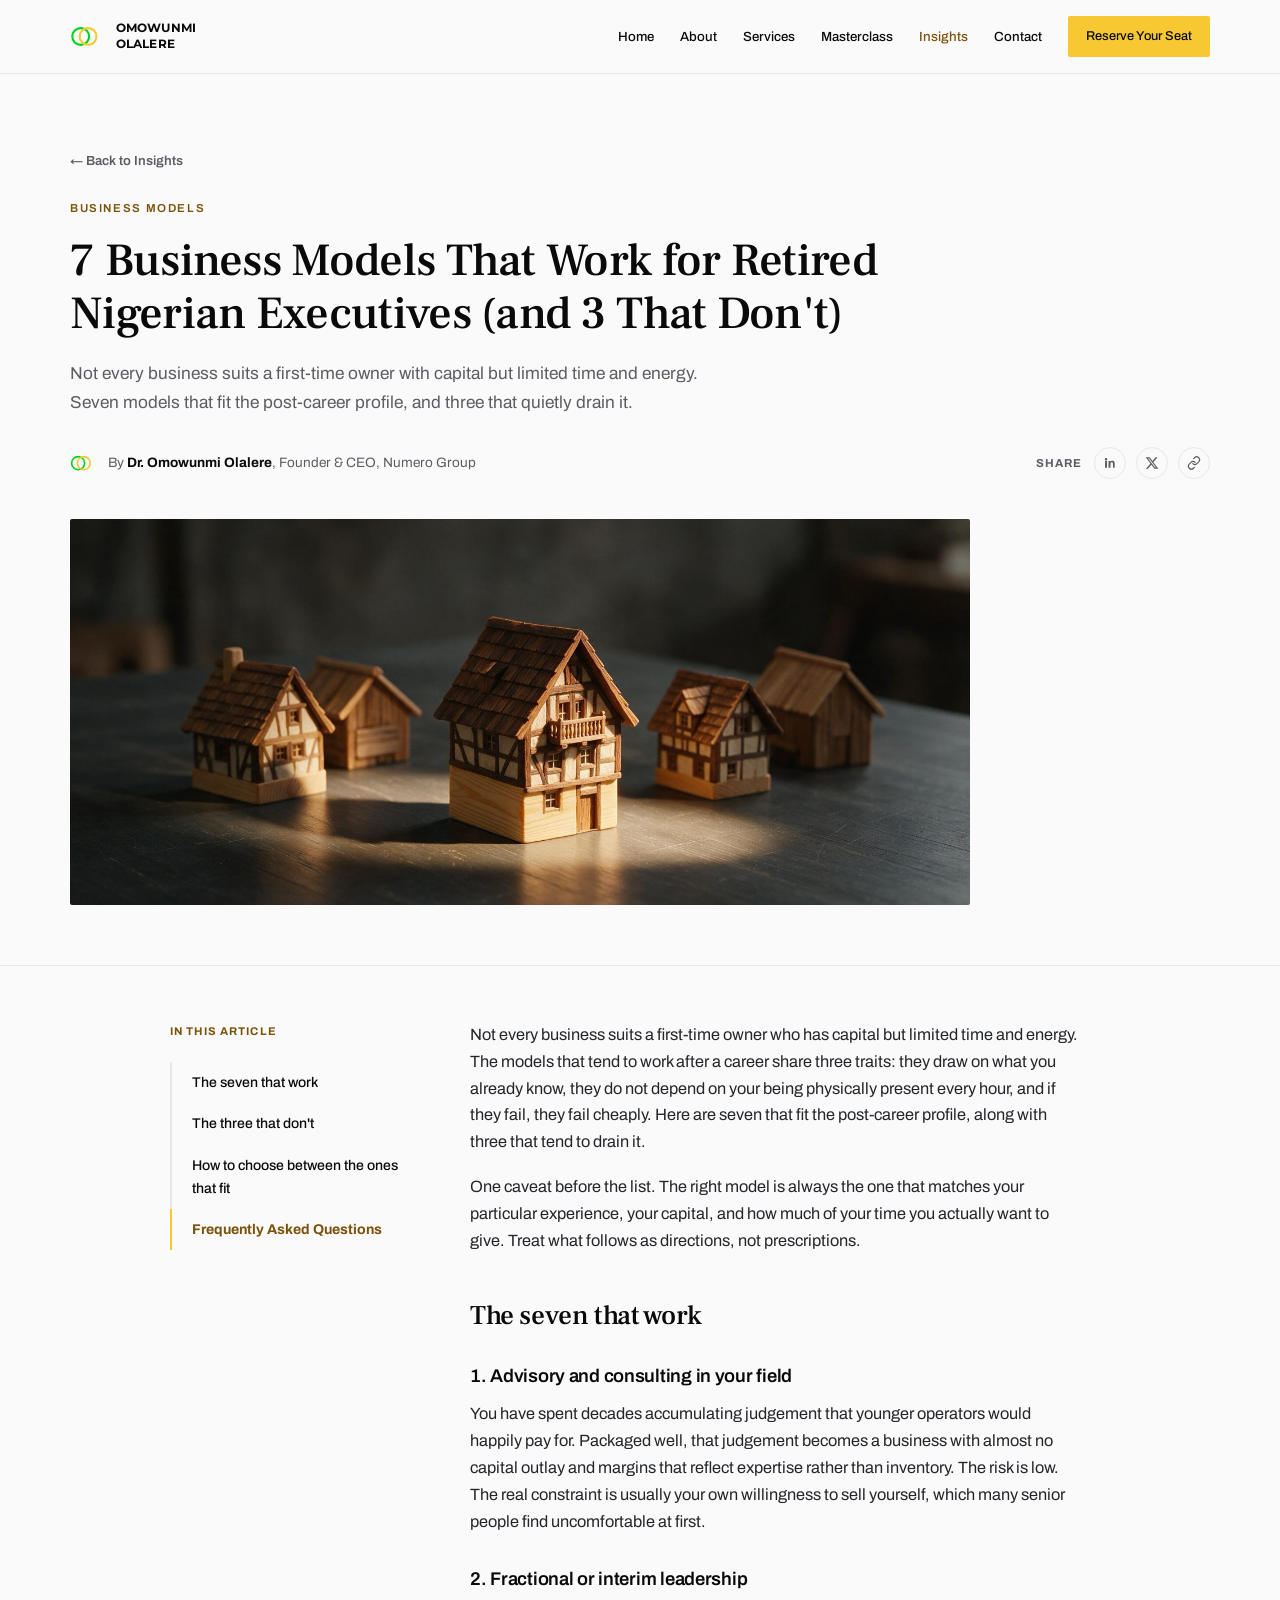
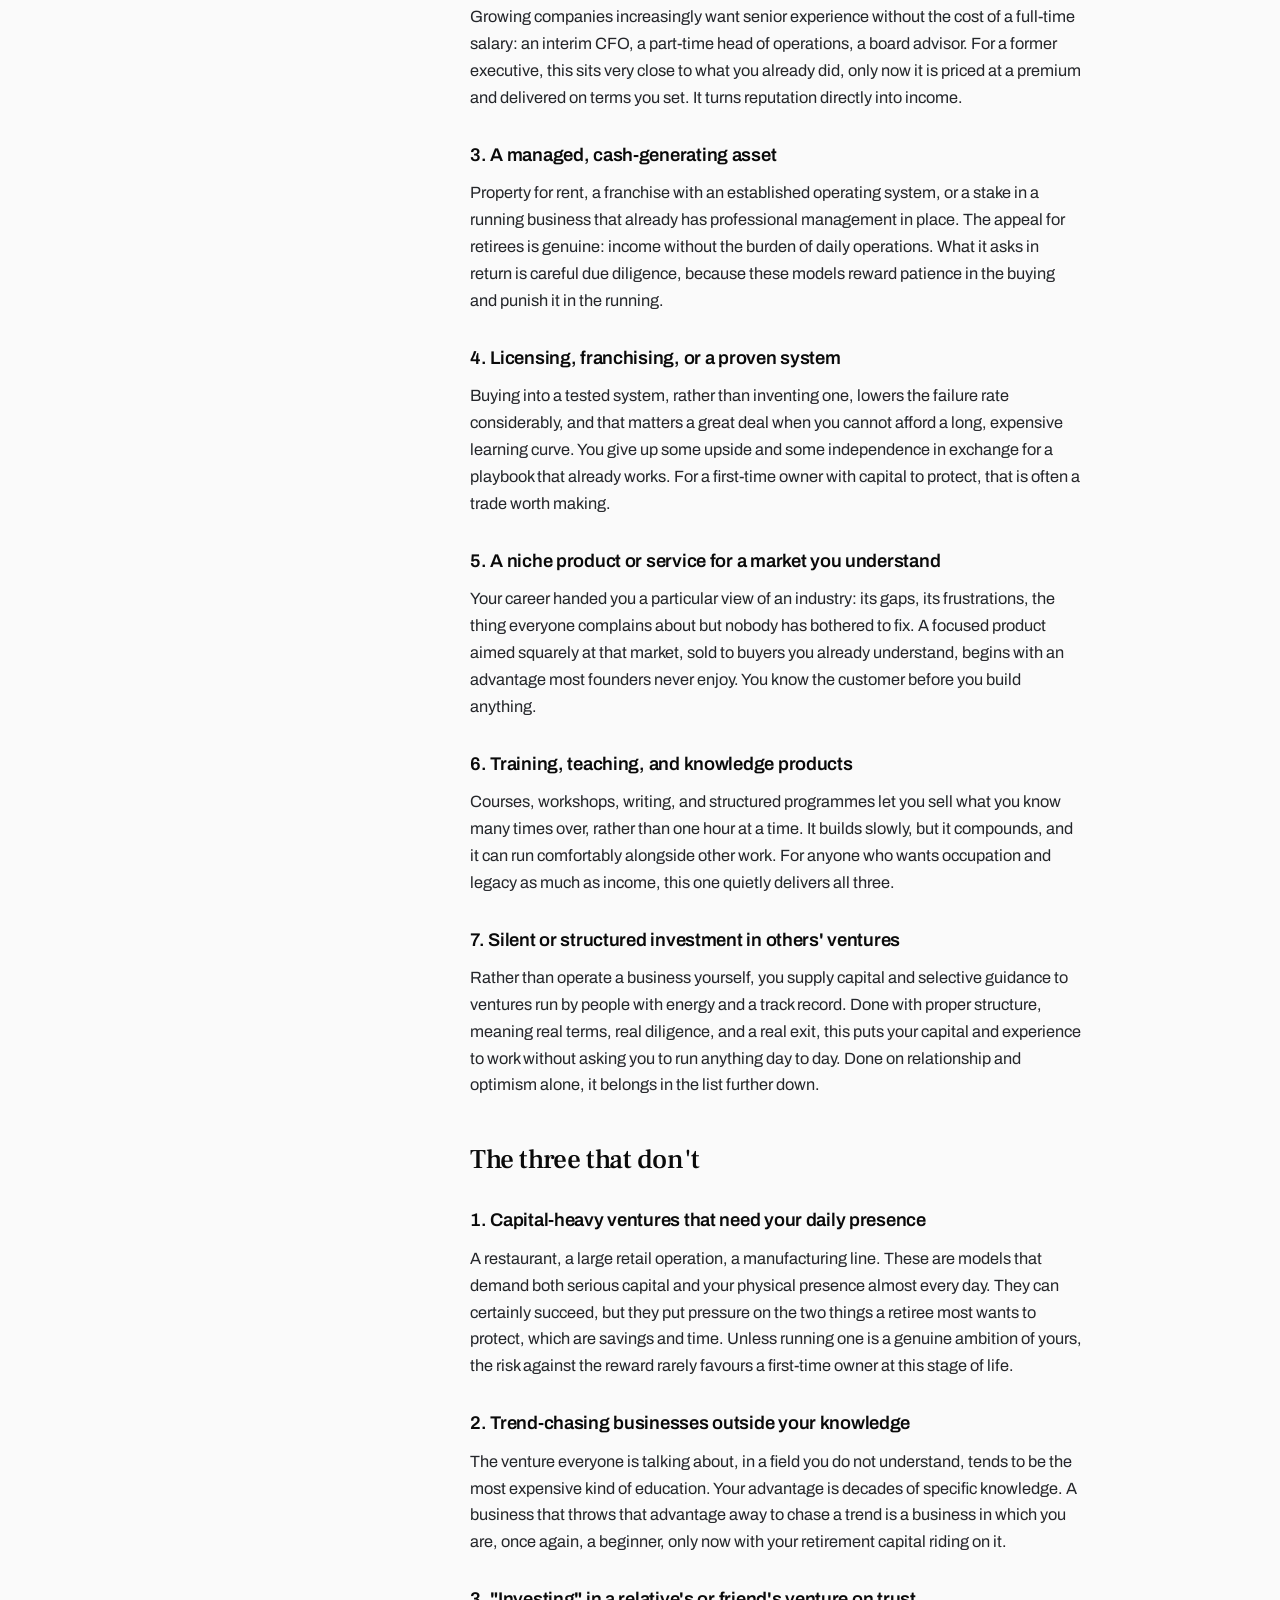
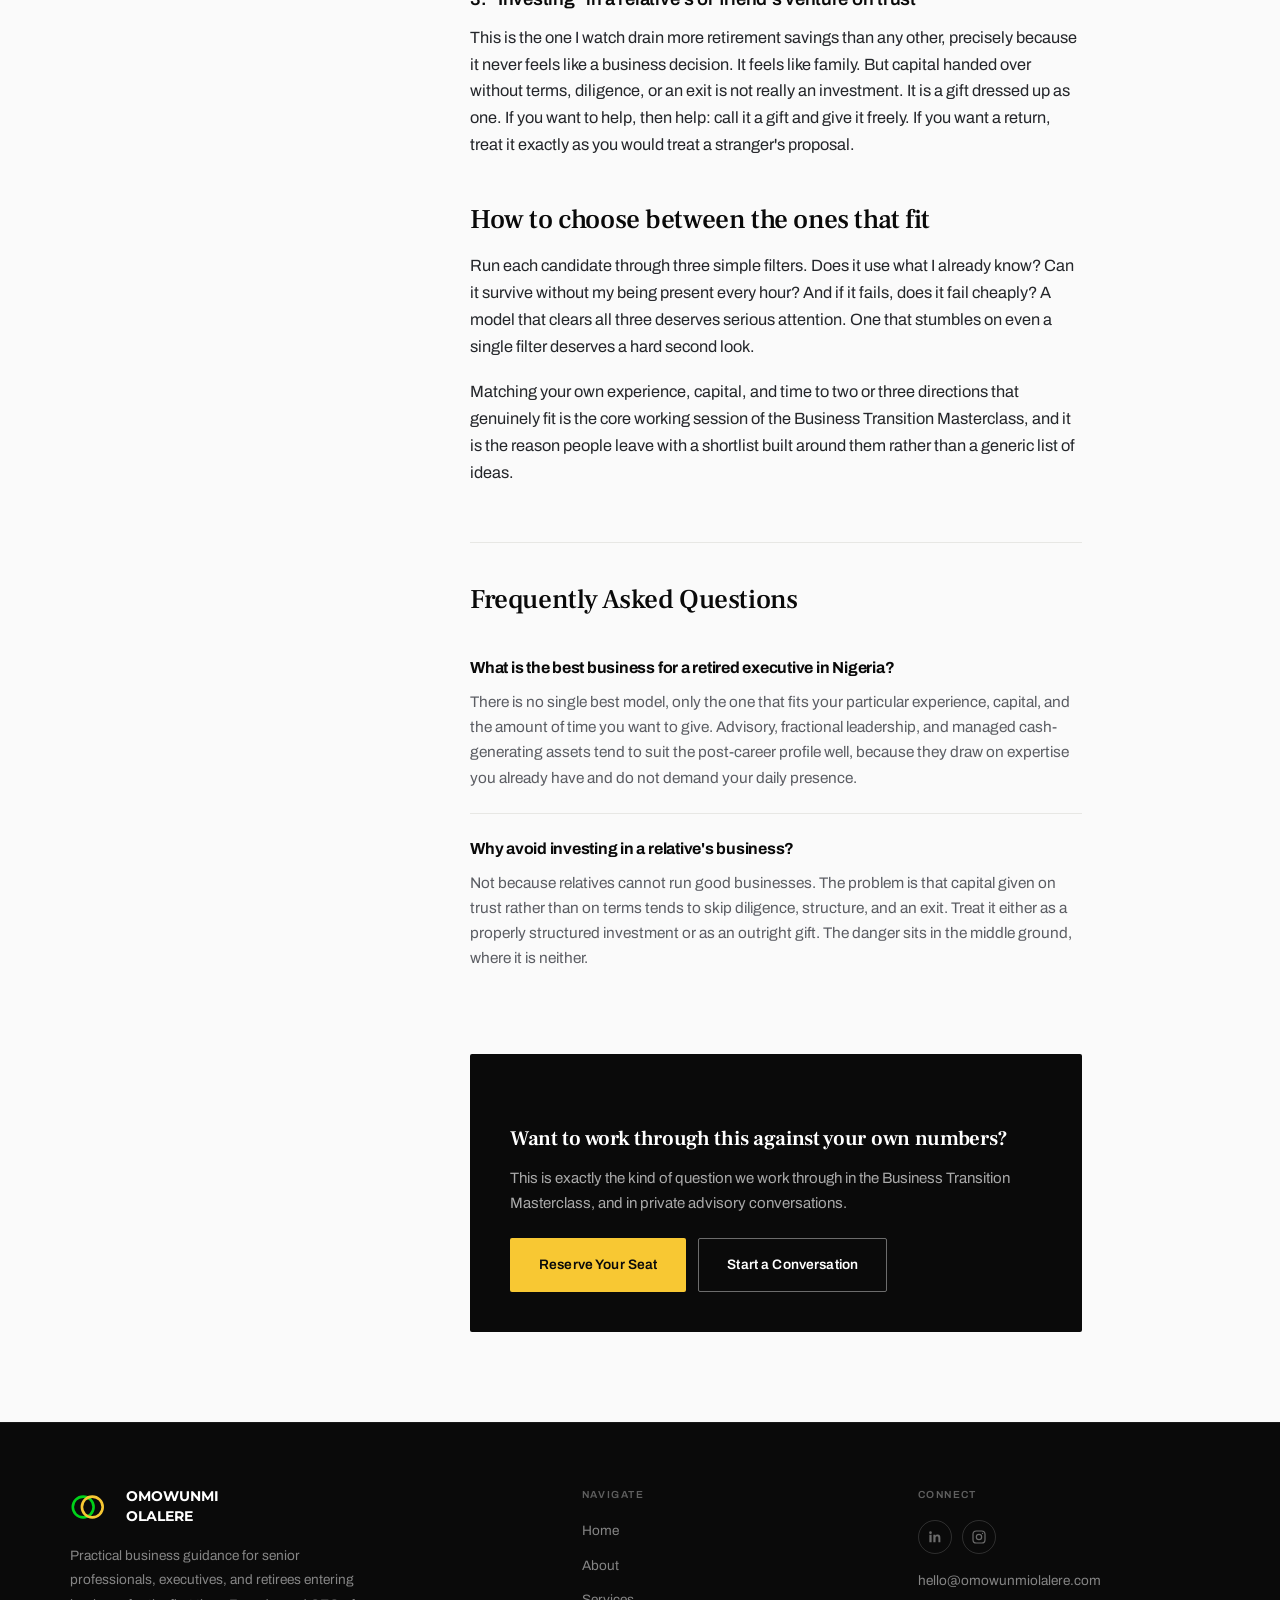
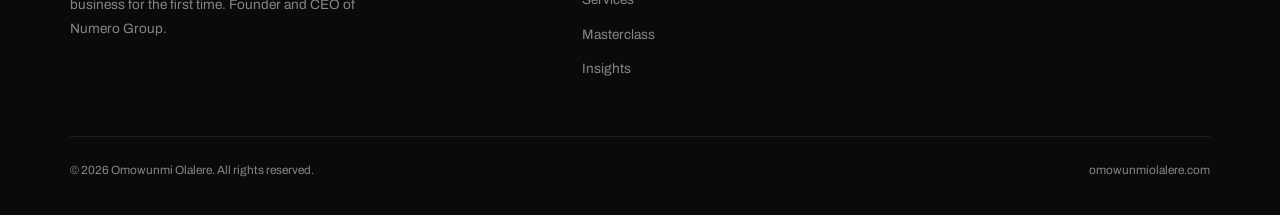
<file: insights/business-models-for-retired-executives-nigeria.html>
<!DOCTYPE html>
<html lang="en">
<head>
<meta charset="UTF-8">
<meta name="viewport" content="width=device-width, initial-scale=1.0">
<title>7 Business Models for Retired Nigerian Executives (and 3 to Avoid)</title>
<meta name="description" content="Not every business suits a first-time owner with capital but limited time and energy. Seven models that fit the post-career profile, and three that quietly drain it.">
<link rel="preconnect" href="https://fonts.googleapis.com">
<link rel="preconnect" href="https://fonts.gstatic.com" crossorigin>
<link href="https://fonts.googleapis.com/css2?family=Frank+Ruhl+Libre:ital,wght@0,300;0,400;0,500;0,700;0,900;1,400;1,500&family=Archivo:ital,wght@0,400;0,500;0,600;0,700;1,400&family=Montserrat:wght@700;800&display=swap" rel="stylesheet">
<link rel="stylesheet" href="article.css">
</head>
<body>

<nav>
  <div class="nav-inner">
    <a class="brand" href="../index.html">
      <svg class="rings" viewBox="0 0 64 40" xmlns="http://www.w3.org/2000/svg" aria-hidden="true"><circle cx="20" cy="20" r="16" fill="none" stroke="#00D21A" stroke-width="4"/><circle cx="34" cy="20" r="16" fill="none" stroke="#F8C833" stroke-width="4"/></svg>
      <span class="brand-word">Omowunmi<br>Olalere</span>
    </a>
    <div class="nav-links" id="navLinks">
      <a href="../index.html">Home</a>
      <a href="../about.html">About</a>
      <a href="../index.html#services">Services</a>
      <a href="../masterclass.html">Masterclass</a>
      <a href="../insights.html" class="active">Insights</a>
      <a href="../index.html#contact">Contact</a>
      <a href="../masterclass.html#register" class="nav-cta">Reserve Your Seat</a>
    </div>
    <button class="nav-toggle" id="navToggle" aria-label="Menu"><span></span><span></span><span></span></button>
  </div>
</nav>

<article class="art-page">
  <header class="art-hero">
    <div class="wrap">
      <a class="back-link" href="../insights.html">&larr; Back to Insights</a>
      <span class="kicker">Business Models</span>
      <h1>7 Business Models That Work for Retired Nigerian Executives (and 3 That Don't)</h1>
      <p class="dek">Not every business suits a first-time owner with capital but limited time and energy. Seven models that fit the post-career profile, and three that quietly drain it.</p>
      <div class="byline-row">
      <div class="byline">
        <span class="byline-mark"><svg class="rings" viewBox="0 0 64 40" xmlns="http://www.w3.org/2000/svg" aria-hidden="true"><circle cx="20" cy="20" r="16" fill="none" stroke="#00D21A" stroke-width="4"/><circle cx="34" cy="20" r="16" fill="none" stroke="#F8C833" stroke-width="4"/></svg></span>
        <span>By <b>Dr. Omowunmi Olalere</b>, Founder &amp; CEO, Numero Group</span>
      </div>
        <div class="share-row">
          <span class="share-label">Share</span>
          <a class="share-btn" id="shareLinkedIn" href="#" target="_blank" rel="noopener" aria-label="Share on LinkedIn"><svg viewBox="0 0 24 24" fill="currentColor"><path d="M6.94 8.5H3.56V20h3.38V8.5zM5.25 3.5a2 2 0 100 4 2 2 0 000-4zM20.44 20h-3.37v-5.9c0-1.4-.03-3.2-1.95-3.2-1.96 0-2.26 1.53-2.26 3.1V20h-3.37V8.5h3.24v1.57h.05c.45-.85 1.55-1.75 3.2-1.75 3.42 0 4.06 2.25 4.06 5.17V20z"/></svg></a>
          <a class="share-btn" id="shareX" href="#" target="_blank" rel="noopener" aria-label="Share on X"><svg viewBox="0 0 24 24" fill="currentColor"><path d="M18.244 2.25h3.308l-7.227 8.26 8.502 11.24H16.17l-5.214-6.817L4.99 21.75H1.68l7.73-8.835L1.254 2.25H8.08l4.713 6.231zm-1.161 17.52h1.833L7.084 4.126H5.117z"/></svg></a>
          <button class="share-btn" id="shareCopy" type="button" aria-label="Copy link"><svg viewBox="0 0 24 24" fill="none" stroke="currentColor" stroke-width="2" stroke-linecap="round" stroke-linejoin="round"><path d="M10 13a5 5 0 0 0 7.07 0l3-3a5 5 0 0 0-7.07-7.07l-1.72 1.71"/><path d="M14 11a5 5 0 0 0-7.07 0l-3 3a5 5 0 0 0 7.07 7.07l1.71-1.71"/></svg></button>
        </div>
      </div>
      <div class="art-hero-photo"><img src="../images/articles/blocks.jpg" alt="Small wooden building models, one lit in warm light"></div>
    </div>
  </header>

  <div class="wrap art-body">
    <div class="toc">
      <div class="toc-title">In This Article</div>
      <ol>
      <li><a href="#the-seven-that-work">The seven that work</a></li>
      <li><a href="#the-three-that-dont">The three that don&#x27;t</a></li>
      <li><a href="#how-to-choose-between-the-ones-that-fit">How to choose between the ones that fit</a></li>
      <li><a href="#frequently-asked-questions">Frequently Asked Questions</a></li>
      </ol>
    </div>

    <div class="art-content">
    <p>Not every business suits a first-time owner who has capital but limited time and energy. The models that tend to work after a career share three traits: they draw on what you already know, they do not depend on your being physically present every hour, and if they fail, they fail cheaply. Here are seven that fit the post-career profile, along with three that tend to drain it.</p>
    <p>One caveat before the list. The right model is always the one that matches your particular experience, your capital, and how much of your time you actually want to give. Treat what follows as directions, not prescriptions.</p>
    <h2 id="the-seven-that-work">The seven that work</h2>
    <h3>1. Advisory and consulting in your field</h3>
    <p>You have spent decades accumulating judgement that younger operators would happily pay for. Packaged well, that judgement becomes a business with almost no capital outlay and margins that reflect expertise rather than inventory. The risk is low. The real constraint is usually your own willingness to sell yourself, which many senior people find uncomfortable at first.</p>
    <h3>2. Fractional or interim leadership</h3>
    <p>Growing companies increasingly want senior experience without the cost of a full-time salary: an interim CFO, a part-time head of operations, a board advisor. For a former executive, this sits very close to what you already did, only now it is priced at a premium and delivered on terms you set. It turns reputation directly into income.</p>
    <h3>3. A managed, cash-generating asset</h3>
    <p>Property for rent, a franchise with an established operating system, or a stake in a running business that already has professional management in place. The appeal for retirees is genuine: income without the burden of daily operations. What it asks in return is careful due diligence, because these models reward patience in the buying and punish it in the running.</p>
    <h3>4. Licensing, franchising, or a proven system</h3>
    <p>Buying into a tested system, rather than inventing one, lowers the failure rate considerably, and that matters a great deal when you cannot afford a long, expensive learning curve. You give up some upside and some independence in exchange for a playbook that already works. For a first-time owner with capital to protect, that is often a trade worth making.</p>
    <h3>5. A niche product or service for a market you understand</h3>
    <p>Your career handed you a particular view of an industry: its gaps, its frustrations, the thing everyone complains about but nobody has bothered to fix. A focused product aimed squarely at that market, sold to buyers you already understand, begins with an advantage most founders never enjoy. You know the customer before you build anything.</p>
    <h3>6. Training, teaching, and knowledge products</h3>
    <p>Courses, workshops, writing, and structured programmes let you sell what you know many times over, rather than one hour at a time. It builds slowly, but it compounds, and it can run comfortably alongside other work. For anyone who wants occupation and legacy as much as income, this one quietly delivers all three.</p>
    <h3>7. Silent or structured investment in others' ventures</h3>
    <p>Rather than operate a business yourself, you supply capital and selective guidance to ventures run by people with energy and a track record. Done with proper structure, meaning real terms, real diligence, and a real exit, this puts your capital and experience to work without asking you to run anything day to day. Done on relationship and optimism alone, it belongs in the list further down.</p>
    <h2 id="the-three-that-dont">The three that don't</h2>
    <h3>1. Capital-heavy ventures that need your daily presence</h3>
    <p>A restaurant, a large retail operation, a manufacturing line. These are models that demand both serious capital and your physical presence almost every day. They can certainly succeed, but they put pressure on the two things a retiree most wants to protect, which are savings and time. Unless running one is a genuine ambition of yours, the risk against the reward rarely favours a first-time owner at this stage of life.</p>
    <h3>2. Trend-chasing businesses outside your knowledge</h3>
    <p>The venture everyone is talking about, in a field you do not understand, tends to be the most expensive kind of education. Your advantage is decades of specific knowledge. A business that throws that advantage away to chase a trend is a business in which you are, once again, a beginner, only now with your retirement capital riding on it.</p>
    <h3>3. "Investing" in a relative's or friend's venture on trust</h3>
    <p>This is the one I watch drain more retirement savings than any other, precisely because it never feels like a business decision. It feels like family. But capital handed over without terms, diligence, or an exit is not really an investment. It is a gift dressed up as one. If you want to help, then help: call it a gift and give it freely. If you want a return, treat it exactly as you would treat a stranger's proposal.</p>
    <h2 id="how-to-choose-between-the-ones-that-fit">How to choose between the ones that fit</h2>
    <p>Run each candidate through three simple filters. Does it use what I already know? Can it survive without my being present every hour? And if it fails, does it fail cheaply? A model that clears all three deserves serious attention. One that stumbles on even a single filter deserves a hard second look.</p>
    <p>Matching your own experience, capital, and time to two or three directions that genuinely fit is the core working session of the Business Transition Masterclass, and it is the reason people leave with a shortlist built around them rather than a generic list of ideas.</p>

    <div class="art-faq">
    <h2 id="frequently-asked-questions">Frequently Asked Questions</h2>
      <div class="faq-item"><h3>What is the best business for a retired executive in Nigeria?</h3><p>There is no single best model, only the one that fits your particular experience, capital, and the amount of time you want to give. Advisory, fractional leadership, and managed cash-generating assets tend to suit the post-career profile well, because they draw on expertise you already have and do not demand your daily presence.</p></div>
      <div class="faq-item"><h3>Why avoid investing in a relative's business?</h3><p>Not because relatives cannot run good businesses. The problem is that capital given on trust rather than on terms tends to skip diligence, structure, and an exit. Treat it either as a properly structured investment or as an outright gift. The danger sits in the middle ground, where it is neither.</p></div>
    </div>

    <div class="art-cta">
      <h3>Want to work through this against your own numbers?</h3>
      <p>This is exactly the kind of question we work through in the Business Transition Masterclass, and in private advisory conversations.</p>
      <div class="art-cta-btns">
        <a class="btn btn-solid" href="../masterclass.html#register">Reserve Your Seat</a>
        <a class="btn btn-outline" href="mailto:info@omowunmiolalere.com">Start a Conversation</a>
      </div>
    </div>
    </div>
  </div>
</article>

<footer>
  <div class="wrap">
    <div class="footer-grid">
      <div>
        <div class="footer-brand">
          <svg class="rings" viewBox="0 0 64 40" xmlns="http://www.w3.org/2000/svg" aria-hidden="true"><circle cx="20" cy="20" r="16" fill="none" stroke="#00D21A" stroke-width="4"/><circle cx="34" cy="20" r="16" fill="none" stroke="#F8C833" stroke-width="4"/></svg>
          <span class="footer-word">Omowunmi<br>Olalere</span>
        </div>
        <p class="footer-tag">Practical business guidance for senior professionals, executives, and retirees entering business for the first time. Founder and CEO of Numero Group.</p>
      </div>
      <div class="fc">
        <h4>Navigate</h4>
        <a href="../index.html">Home</a>
        <a href="../about.html">About</a>
        <a href="../index.html#services">Services</a>
        <a href="../masterclass.html">Masterclass</a>
        <a href="../insights.html">Insights</a>
      </div>
      <div class="fc">
        <h4>Connect</h4>
        <div class="social">
          <a class="soc" href="https://ng.linkedin.com/in/omowunmi-kafilat-olalere-608203123" target="_blank" rel="noopener" aria-label="LinkedIn"><svg viewBox="0 0 24 24" fill="currentColor"><path d="M6.94 8.5H3.56V20h3.38V8.5zM5.25 3.5a2 2 0 100 4 2 2 0 000-4zM20.44 20h-3.37v-5.9c0-1.4-.03-3.2-1.95-3.2-1.96 0-2.26 1.53-2.26 3.1V20h-3.37V8.5h3.24v1.57h.05c.45-.85 1.55-1.75 3.2-1.75 3.42 0 4.06 2.25 4.06 5.17V20z"/></svg></a>
          <a class="soc" href="https://www.instagram.com/omowunmi_ko/" target="_blank" rel="noopener" aria-label="Instagram"><svg viewBox="0 0 24 24" fill="none" stroke="currentColor" stroke-width="1.8"><rect x="3" y="3" width="18" height="18" rx="5"/><circle cx="12" cy="12" r="4"/><circle cx="17.3" cy="6.7" r="0.9" fill="currentColor" stroke="none"/></svg></a>
        </div>
        <a href="mailto:hello@omowunmiolalere.com" style="margin-top:16px">hello@omowunmiolalere.com</a>
      </div>
    </div>
    <div class="footer-bottom">
      <span>&copy; 2026 Omowunmi Olalere. All rights reserved.</span>
      <span>omowunmiolalere.com</span>
    </div>
  </div>
</footer>

<script>
  document.getElementById('navToggle').addEventListener('click', function () {
    document.getElementById('navLinks').classList.toggle('open');
  });

  /* ---------- Share buttons ---------- */
  (function () {
    var pageUrl = window.location.href;
    var pageTitle = document.title;
    var li = document.getElementById('shareLinkedIn');
    var x = document.getElementById('shareX');
    var copy = document.getElementById('shareCopy');
    if (li) li.href = 'https://www.linkedin.com/sharing/share-offsite/?url=' + encodeURIComponent(pageUrl);
    if (x) x.href = 'https://twitter.com/intent/tweet?url=' + encodeURIComponent(pageUrl) + '&text=' + encodeURIComponent(pageTitle);
    if (copy) {
      var originalHTML = copy.innerHTML;
      copy.addEventListener('click', function () {
        navigator.clipboard.writeText(pageUrl).then(function () {
          copy.classList.add('copied');
          copy.innerHTML = '<svg viewBox="0 0 24 24" fill="none" stroke="currentColor" stroke-width="2.5" stroke-linecap="round" stroke-linejoin="round"><path d="M20 6L9 17l-5-5"/></svg>';
          setTimeout(function () {
            copy.classList.remove('copied');
            copy.innerHTML = originalHTML;
          }, 1800);
        });
      });
    }
  })();

  /* ---------- Active TOC section tracking (sticky sidebar on wide screens) ---------- */
  (function () {
    var tocLinks = document.querySelectorAll('.toc a');
    if (!tocLinks.length) return;
    var targets = Array.prototype.map.call(tocLinks, function (a) {
      return document.getElementById(a.getAttribute('href').slice(1));
    });
    var io = new IntersectionObserver(function (entries) {
      entries.forEach(function (entry) {
        var idx = targets.indexOf(entry.target);
        if (idx === -1) return;
        if (entry.isIntersecting) {
          tocLinks.forEach(function (l) { l.classList.remove('active'); });
          tocLinks[idx].classList.add('active');
        }
      });
    }, { rootMargin: '-15% 0px -70% 0px' });
    targets.forEach(function (t) { if (t) io.observe(t); });
  })();
</script>
</body>
</html>
</file>
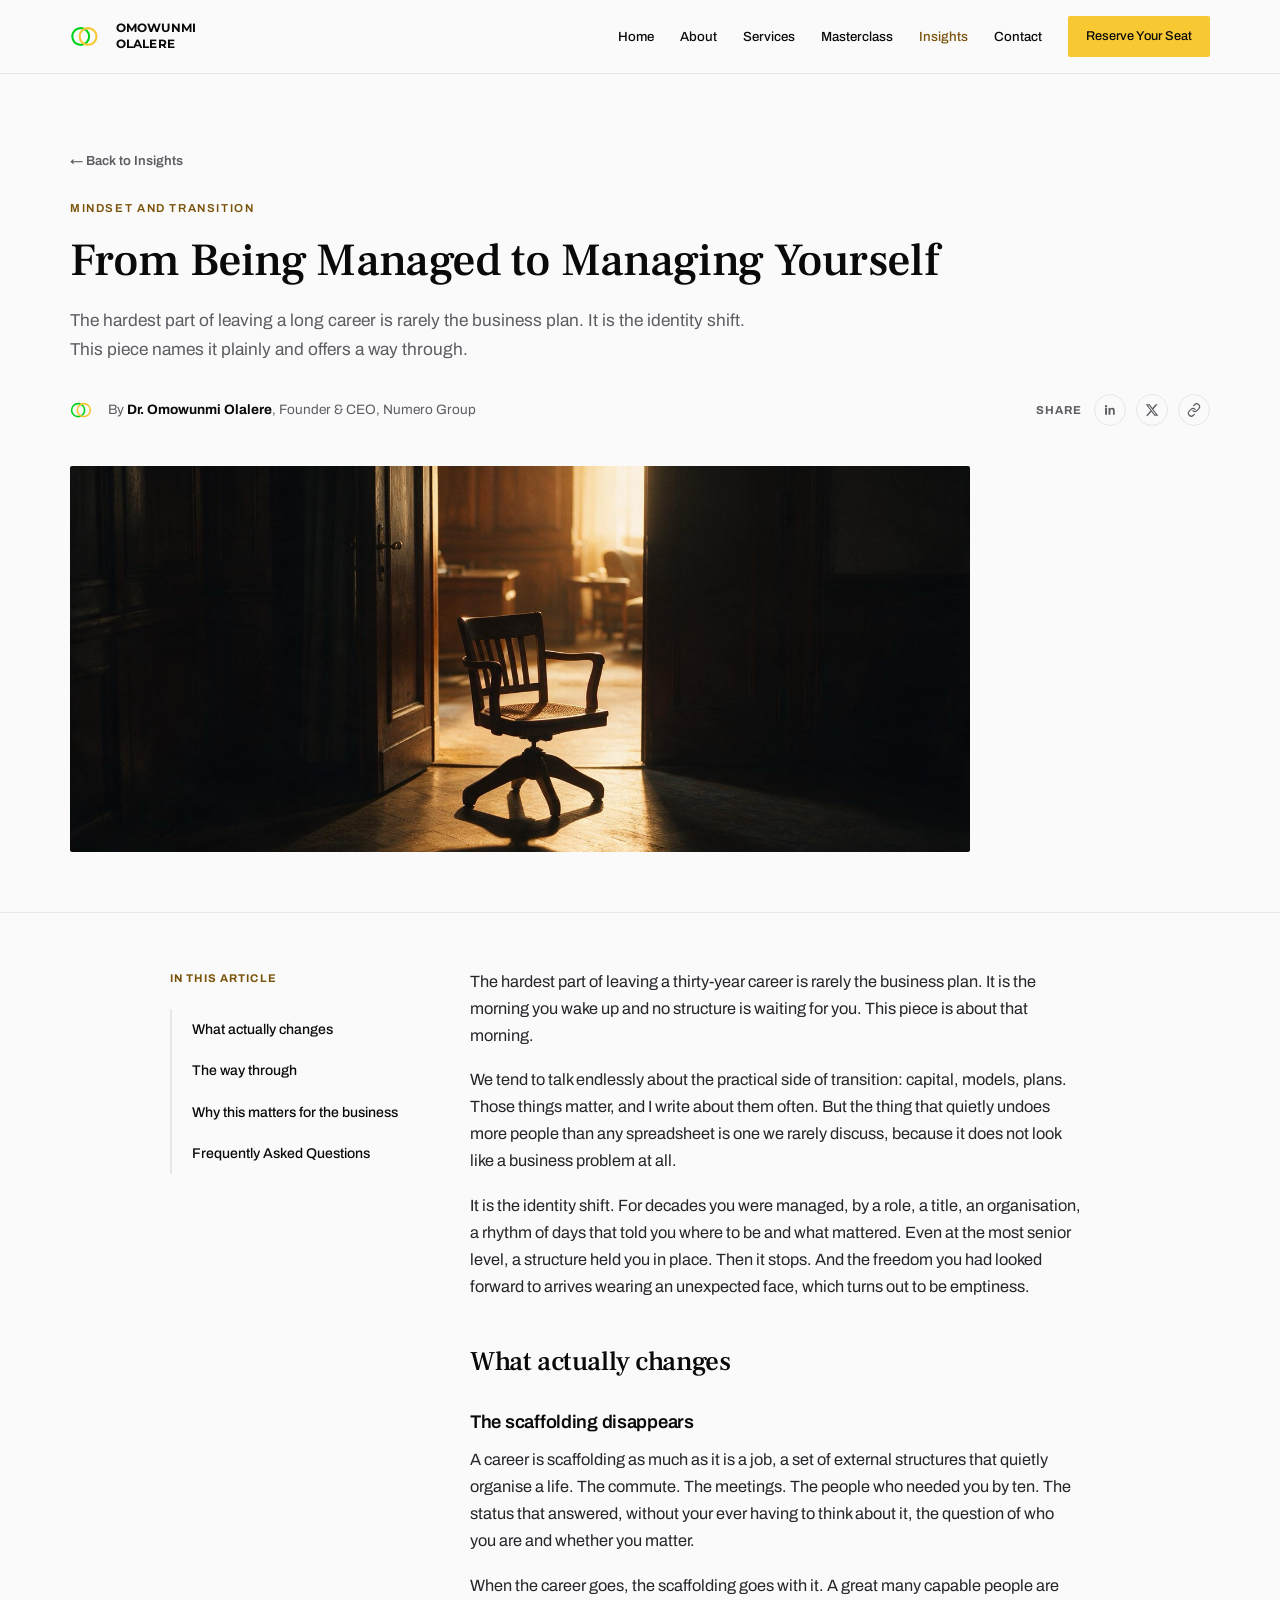
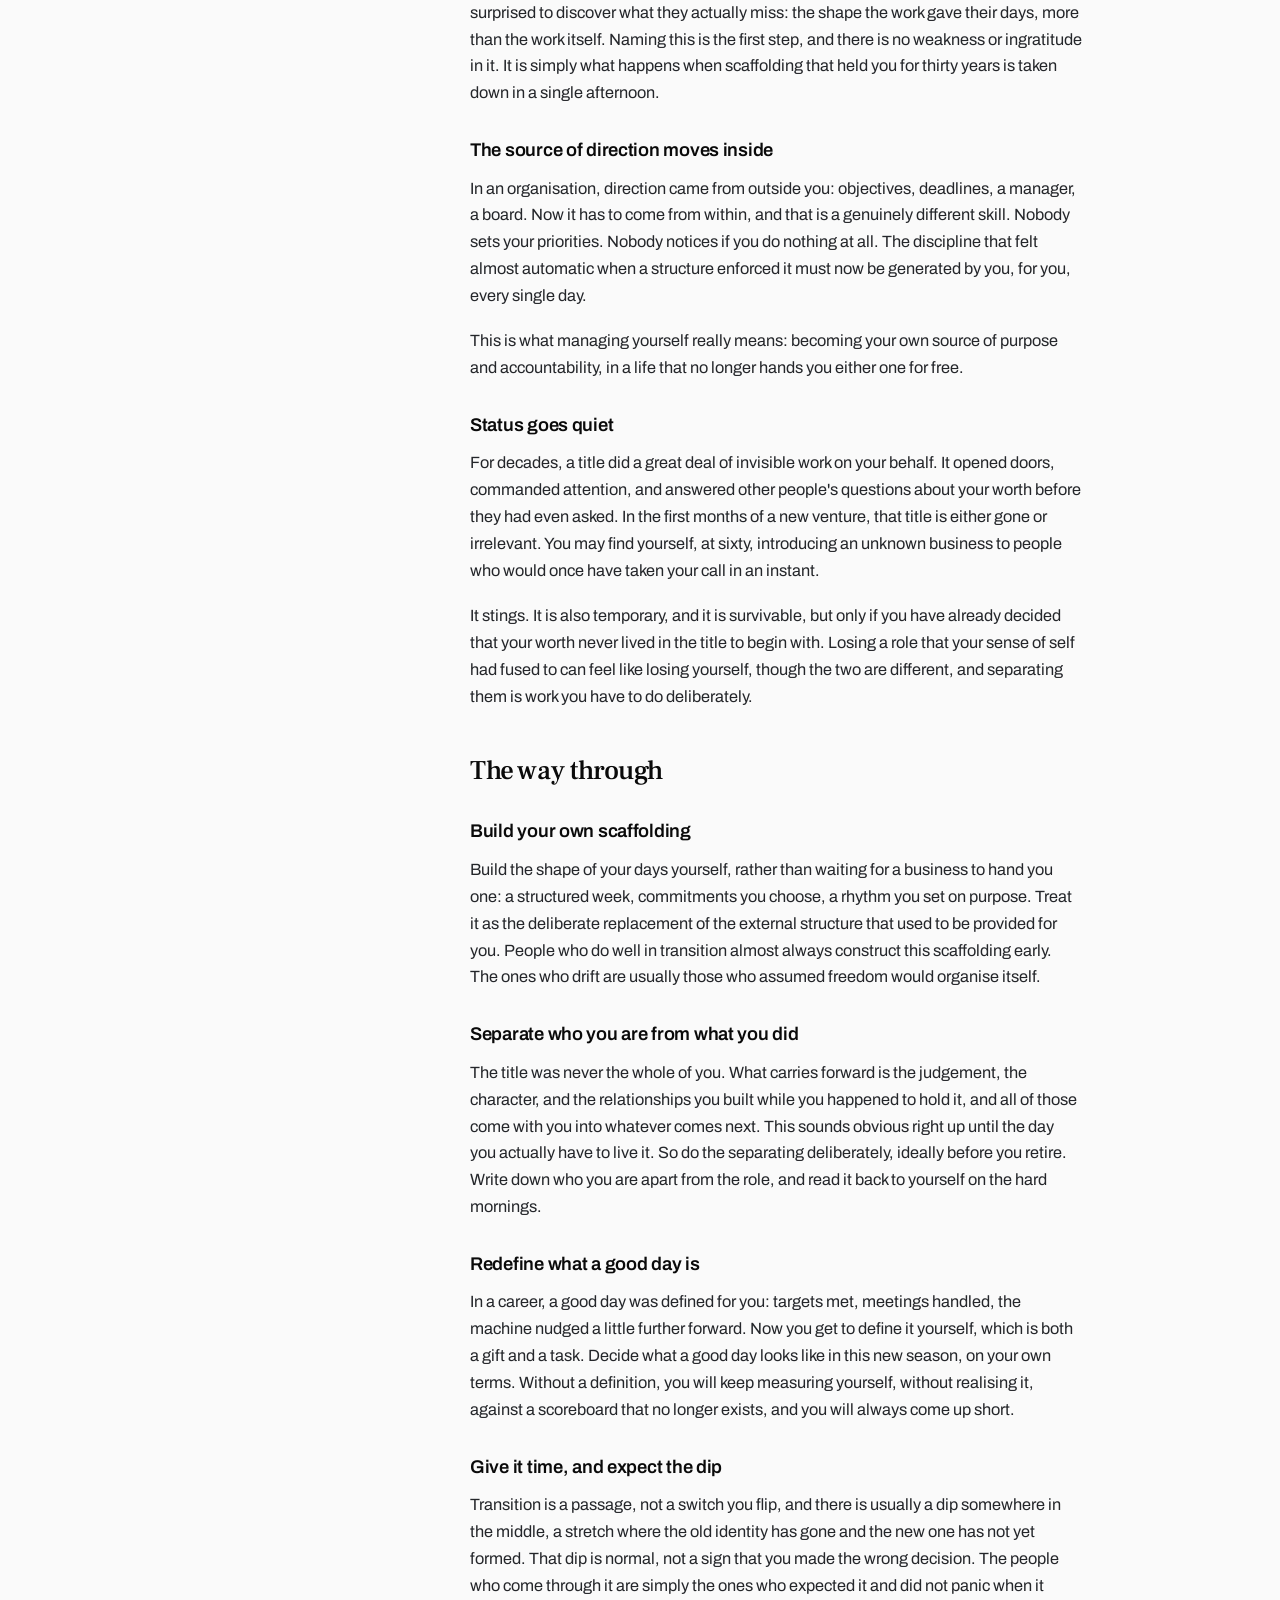
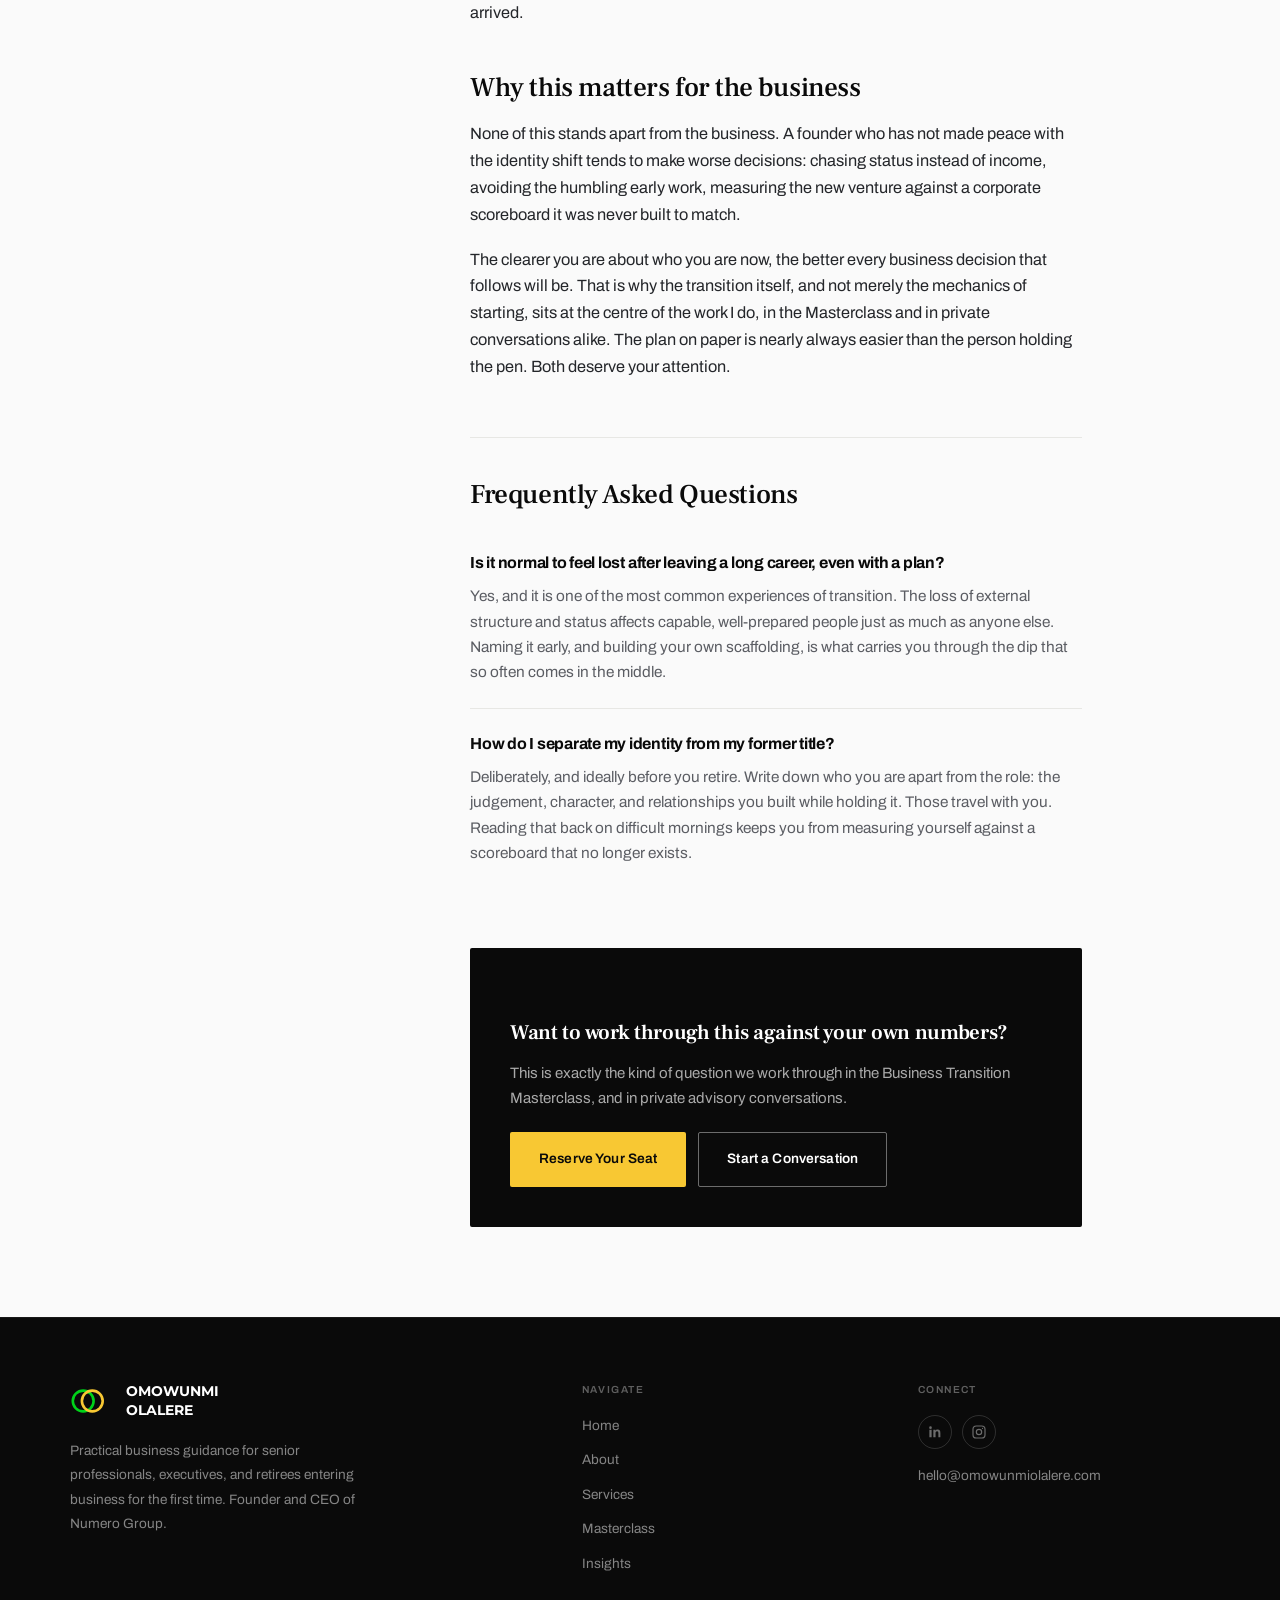
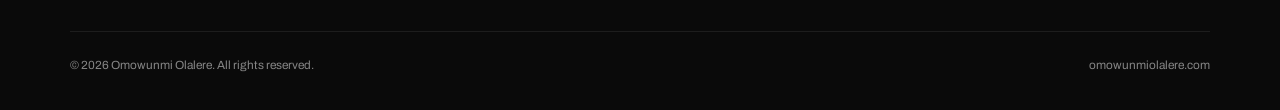
<file: insights/from-being-managed-to-managing-yourself.html>
<!DOCTYPE html>
<html lang="en">
<head>
<meta charset="UTF-8">
<meta name="viewport" content="width=device-width, initial-scale=1.0">
<title>From Being Managed to Managing Yourself: Life After a Career</title>
<meta name="description" content="The hardest part of leaving a long career is rarely the business plan. It is the identity shift. This piece names it plainly and offers a way through.">
<link rel="preconnect" href="https://fonts.googleapis.com">
<link rel="preconnect" href="https://fonts.gstatic.com" crossorigin>
<link href="https://fonts.googleapis.com/css2?family=Frank+Ruhl+Libre:ital,wght@0,300;0,400;0,500;0,700;0,900;1,400;1,500&family=Archivo:ital,wght@0,400;0,500;0,600;0,700;1,400&family=Montserrat:wght@700;800&display=swap" rel="stylesheet">
<link rel="stylesheet" href="article.css">
</head>
<body>

<nav>
  <div class="nav-inner">
    <a class="brand" href="../index.html">
      <svg class="rings" viewBox="0 0 64 40" xmlns="http://www.w3.org/2000/svg" aria-hidden="true"><circle cx="20" cy="20" r="16" fill="none" stroke="#00D21A" stroke-width="4"/><circle cx="34" cy="20" r="16" fill="none" stroke="#F8C833" stroke-width="4"/></svg>
      <span class="brand-word">Omowunmi<br>Olalere</span>
    </a>
    <div class="nav-links" id="navLinks">
      <a href="../index.html">Home</a>
      <a href="../about.html">About</a>
      <a href="../index.html#services">Services</a>
      <a href="../masterclass.html">Masterclass</a>
      <a href="../insights.html" class="active">Insights</a>
      <a href="../index.html#contact">Contact</a>
      <a href="../masterclass.html#register" class="nav-cta">Reserve Your Seat</a>
    </div>
    <button class="nav-toggle" id="navToggle" aria-label="Menu"><span></span><span></span><span></span></button>
  </div>
</nav>

<article class="art-page">
  <header class="art-hero">
    <div class="wrap">
      <a class="back-link" href="../insights.html">&larr; Back to Insights</a>
      <span class="kicker">Mindset and Transition</span>
      <h1>From Being Managed to Managing Yourself</h1>
      <p class="dek">The hardest part of leaving a long career is rarely the business plan. It is the identity shift. This piece names it plainly and offers a way through.</p>
      <div class="byline-row">
      <div class="byline">
        <span class="byline-mark"><svg class="rings" viewBox="0 0 64 40" xmlns="http://www.w3.org/2000/svg" aria-hidden="true"><circle cx="20" cy="20" r="16" fill="none" stroke="#00D21A" stroke-width="4"/><circle cx="34" cy="20" r="16" fill="none" stroke="#F8C833" stroke-width="4"/></svg></span>
        <span>By <b>Dr. Omowunmi Olalere</b>, Founder &amp; CEO, Numero Group</span>
      </div>
        <div class="share-row">
          <span class="share-label">Share</span>
          <a class="share-btn" id="shareLinkedIn" href="#" target="_blank" rel="noopener" aria-label="Share on LinkedIn"><svg viewBox="0 0 24 24" fill="currentColor"><path d="M6.94 8.5H3.56V20h3.38V8.5zM5.25 3.5a2 2 0 100 4 2 2 0 000-4zM20.44 20h-3.37v-5.9c0-1.4-.03-3.2-1.95-3.2-1.96 0-2.26 1.53-2.26 3.1V20h-3.37V8.5h3.24v1.57h.05c.45-.85 1.55-1.75 3.2-1.75 3.42 0 4.06 2.25 4.06 5.17V20z"/></svg></a>
          <a class="share-btn" id="shareX" href="#" target="_blank" rel="noopener" aria-label="Share on X"><svg viewBox="0 0 24 24" fill="currentColor"><path d="M18.244 2.25h3.308l-7.227 8.26 8.502 11.24H16.17l-5.214-6.817L4.99 21.75H1.68l7.73-8.835L1.254 2.25H8.08l4.713 6.231zm-1.161 17.52h1.833L7.084 4.126H5.117z"/></svg></a>
          <button class="share-btn" id="shareCopy" type="button" aria-label="Copy link"><svg viewBox="0 0 24 24" fill="none" stroke="currentColor" stroke-width="2" stroke-linecap="round" stroke-linejoin="round"><path d="M10 13a5 5 0 0 0 7.07 0l3-3a5 5 0 0 0-7.07-7.07l-1.72 1.71"/><path d="M14 11a5 5 0 0 0-7.07 0l-3 3a5 5 0 0 0 7.07 7.07l1.71-1.71"/></svg></button>
        </div>
      </div>
      <div class="art-hero-photo"><img src="../images/articles/chair.jpg" alt="An empty chair silhouetted against a lit doorway"></div>
    </div>
  </header>

  <div class="wrap art-body">
    <div class="toc">
      <div class="toc-title">In This Article</div>
      <ol>
      <li><a href="#what-actually-changes">What actually changes</a></li>
      <li><a href="#the-way-through">The way through</a></li>
      <li><a href="#why-this-matters-for-the-business">Why this matters for the business</a></li>
      <li><a href="#frequently-asked-questions">Frequently Asked Questions</a></li>
      </ol>
    </div>

    <div class="art-content">
    <p>The hardest part of leaving a thirty-year career is rarely the business plan. It is the morning you wake up and no structure is waiting for you. This piece is about that morning.</p>
    <p>We tend to talk endlessly about the practical side of transition: capital, models, plans. Those things matter, and I write about them often. But the thing that quietly undoes more people than any spreadsheet is one we rarely discuss, because it does not look like a business problem at all.</p>
    <p>It is the identity shift. For decades you were managed, by a role, a title, an organisation, a rhythm of days that told you where to be and what mattered. Even at the most senior level, a structure held you in place. Then it stops. And the freedom you had looked forward to arrives wearing an unexpected face, which turns out to be emptiness.</p>
    <h2 id="what-actually-changes">What actually changes</h2>
    <h3>The scaffolding disappears</h3>
    <p>A career is scaffolding as much as it is a job, a set of external structures that quietly organise a life. The commute. The meetings. The people who needed you by ten. The status that answered, without your ever having to think about it, the question of who you are and whether you matter.</p>
    <p>When the career goes, the scaffolding goes with it. A great many capable people are surprised to discover what they actually miss: the shape the work gave their days, more than the work itself. Naming this is the first step, and there is no weakness or ingratitude in it. It is simply what happens when scaffolding that held you for thirty years is taken down in a single afternoon.</p>
    <h3>The source of direction moves inside</h3>
    <p>In an organisation, direction came from outside you: objectives, deadlines, a manager, a board. Now it has to come from within, and that is a genuinely different skill. Nobody sets your priorities. Nobody notices if you do nothing at all. The discipline that felt almost automatic when a structure enforced it must now be generated by you, for you, every single day.</p>
    <p>This is what managing yourself really means: becoming your own source of purpose and accountability, in a life that no longer hands you either one for free.</p>
    <h3>Status goes quiet</h3>
    <p>For decades, a title did a great deal of invisible work on your behalf. It opened doors, commanded attention, and answered other people's questions about your worth before they had even asked. In the first months of a new venture, that title is either gone or irrelevant. You may find yourself, at sixty, introducing an unknown business to people who would once have taken your call in an instant.</p>
    <p>It stings. It is also temporary, and it is survivable, but only if you have already decided that your worth never lived in the title to begin with. Losing a role that your sense of self had fused to can feel like losing yourself, though the two are different, and separating them is work you have to do deliberately.</p>
    <h2 id="the-way-through">The way through</h2>
    <h3>Build your own scaffolding</h3>
    <p>Build the shape of your days yourself, rather than waiting for a business to hand you one: a structured week, commitments you choose, a rhythm you set on purpose. Treat it as the deliberate replacement of the external structure that used to be provided for you. People who do well in transition almost always construct this scaffolding early. The ones who drift are usually those who assumed freedom would organise itself.</p>
    <h3>Separate who you are from what you did</h3>
    <p>The title was never the whole of you. What carries forward is the judgement, the character, and the relationships you built while you happened to hold it, and all of those come with you into whatever comes next. This sounds obvious right up until the day you actually have to live it. So do the separating deliberately, ideally before you retire. Write down who you are apart from the role, and read it back to yourself on the hard mornings.</p>
    <h3>Redefine what a good day is</h3>
    <p>In a career, a good day was defined for you: targets met, meetings handled, the machine nudged a little further forward. Now you get to define it yourself, which is both a gift and a task. Decide what a good day looks like in this new season, on your own terms. Without a definition, you will keep measuring yourself, without realising it, against a scoreboard that no longer exists, and you will always come up short.</p>
    <h3>Give it time, and expect the dip</h3>
    <p>Transition is a passage, not a switch you flip, and there is usually a dip somewhere in the middle, a stretch where the old identity has gone and the new one has not yet formed. That dip is normal, not a sign that you made the wrong decision. The people who come through it are simply the ones who expected it and did not panic when it arrived.</p>
    <h2 id="why-this-matters-for-the-business">Why this matters for the business</h2>
    <p>None of this stands apart from the business. A founder who has not made peace with the identity shift tends to make worse decisions: chasing status instead of income, avoiding the humbling early work, measuring the new venture against a corporate scoreboard it was never built to match.</p>
    <p>The clearer you are about who you are now, the better every business decision that follows will be. That is why the transition itself, and not merely the mechanics of starting, sits at the centre of the work I do, in the Masterclass and in private conversations alike. The plan on paper is nearly always easier than the person holding the pen. Both deserve your attention.</p>

    <div class="art-faq">
    <h2 id="frequently-asked-questions">Frequently Asked Questions</h2>
      <div class="faq-item"><h3>Is it normal to feel lost after leaving a long career, even with a plan?</h3><p>Yes, and it is one of the most common experiences of transition. The loss of external structure and status affects capable, well-prepared people just as much as anyone else. Naming it early, and building your own scaffolding, is what carries you through the dip that so often comes in the middle.</p></div>
      <div class="faq-item"><h3>How do I separate my identity from my former title?</h3><p>Deliberately, and ideally before you retire. Write down who you are apart from the role: the judgement, character, and relationships you built while holding it. Those travel with you. Reading that back on difficult mornings keeps you from measuring yourself against a scoreboard that no longer exists.</p></div>
    </div>

    <div class="art-cta">
      <h3>Want to work through this against your own numbers?</h3>
      <p>This is exactly the kind of question we work through in the Business Transition Masterclass, and in private advisory conversations.</p>
      <div class="art-cta-btns">
        <a class="btn btn-solid" href="../masterclass.html#register">Reserve Your Seat</a>
        <a class="btn btn-outline" href="mailto:info@omowunmiolalere.com">Start a Conversation</a>
      </div>
    </div>
    </div>
  </div>
</article>

<footer>
  <div class="wrap">
    <div class="footer-grid">
      <div>
        <div class="footer-brand">
          <svg class="rings" viewBox="0 0 64 40" xmlns="http://www.w3.org/2000/svg" aria-hidden="true"><circle cx="20" cy="20" r="16" fill="none" stroke="#00D21A" stroke-width="4"/><circle cx="34" cy="20" r="16" fill="none" stroke="#F8C833" stroke-width="4"/></svg>
          <span class="footer-word">Omowunmi<br>Olalere</span>
        </div>
        <p class="footer-tag">Practical business guidance for senior professionals, executives, and retirees entering business for the first time. Founder and CEO of Numero Group.</p>
      </div>
      <div class="fc">
        <h4>Navigate</h4>
        <a href="../index.html">Home</a>
        <a href="../about.html">About</a>
        <a href="../index.html#services">Services</a>
        <a href="../masterclass.html">Masterclass</a>
        <a href="../insights.html">Insights</a>
      </div>
      <div class="fc">
        <h4>Connect</h4>
        <div class="social">
          <a class="soc" href="https://ng.linkedin.com/in/omowunmi-kafilat-olalere-608203123" target="_blank" rel="noopener" aria-label="LinkedIn"><svg viewBox="0 0 24 24" fill="currentColor"><path d="M6.94 8.5H3.56V20h3.38V8.5zM5.25 3.5a2 2 0 100 4 2 2 0 000-4zM20.44 20h-3.37v-5.9c0-1.4-.03-3.2-1.95-3.2-1.96 0-2.26 1.53-2.26 3.1V20h-3.37V8.5h3.24v1.57h.05c.45-.85 1.55-1.75 3.2-1.75 3.42 0 4.06 2.25 4.06 5.17V20z"/></svg></a>
          <a class="soc" href="https://www.instagram.com/omowunmi_ko/" target="_blank" rel="noopener" aria-label="Instagram"><svg viewBox="0 0 24 24" fill="none" stroke="currentColor" stroke-width="1.8"><rect x="3" y="3" width="18" height="18" rx="5"/><circle cx="12" cy="12" r="4"/><circle cx="17.3" cy="6.7" r="0.9" fill="currentColor" stroke="none"/></svg></a>
        </div>
        <a href="mailto:hello@omowunmiolalere.com" style="margin-top:16px">hello@omowunmiolalere.com</a>
      </div>
    </div>
    <div class="footer-bottom">
      <span>&copy; 2026 Omowunmi Olalere. All rights reserved.</span>
      <span>omowunmiolalere.com</span>
    </div>
  </div>
</footer>

<script>
  document.getElementById('navToggle').addEventListener('click', function () {
    document.getElementById('navLinks').classList.toggle('open');
  });

  /* ---------- Share buttons ---------- */
  (function () {
    var pageUrl = window.location.href;
    var pageTitle = document.title;
    var li = document.getElementById('shareLinkedIn');
    var x = document.getElementById('shareX');
    var copy = document.getElementById('shareCopy');
    if (li) li.href = 'https://www.linkedin.com/sharing/share-offsite/?url=' + encodeURIComponent(pageUrl);
    if (x) x.href = 'https://twitter.com/intent/tweet?url=' + encodeURIComponent(pageUrl) + '&text=' + encodeURIComponent(pageTitle);
    if (copy) {
      var originalHTML = copy.innerHTML;
      copy.addEventListener('click', function () {
        navigator.clipboard.writeText(pageUrl).then(function () {
          copy.classList.add('copied');
          copy.innerHTML = '<svg viewBox="0 0 24 24" fill="none" stroke="currentColor" stroke-width="2.5" stroke-linecap="round" stroke-linejoin="round"><path d="M20 6L9 17l-5-5"/></svg>';
          setTimeout(function () {
            copy.classList.remove('copied');
            copy.innerHTML = originalHTML;
          }, 1800);
        });
      });
    }
  })();

  /* ---------- Active TOC section tracking (sticky sidebar on wide screens) ---------- */
  (function () {
    var tocLinks = document.querySelectorAll('.toc a');
    if (!tocLinks.length) return;
    var targets = Array.prototype.map.call(tocLinks, function (a) {
      return document.getElementById(a.getAttribute('href').slice(1));
    });
    var io = new IntersectionObserver(function (entries) {
      entries.forEach(function (entry) {
        var idx = targets.indexOf(entry.target);
        if (idx === -1) return;
        if (entry.isIntersecting) {
          tocLinks.forEach(function (l) { l.classList.remove('active'); });
          tocLinks[idx].classList.add('active');
        }
      });
    }, { rootMargin: '-15% 0px -70% 0px' });
    targets.forEach(function (t) { if (t) io.observe(t); });
  })();
</script>
</body>
</html>
</file>
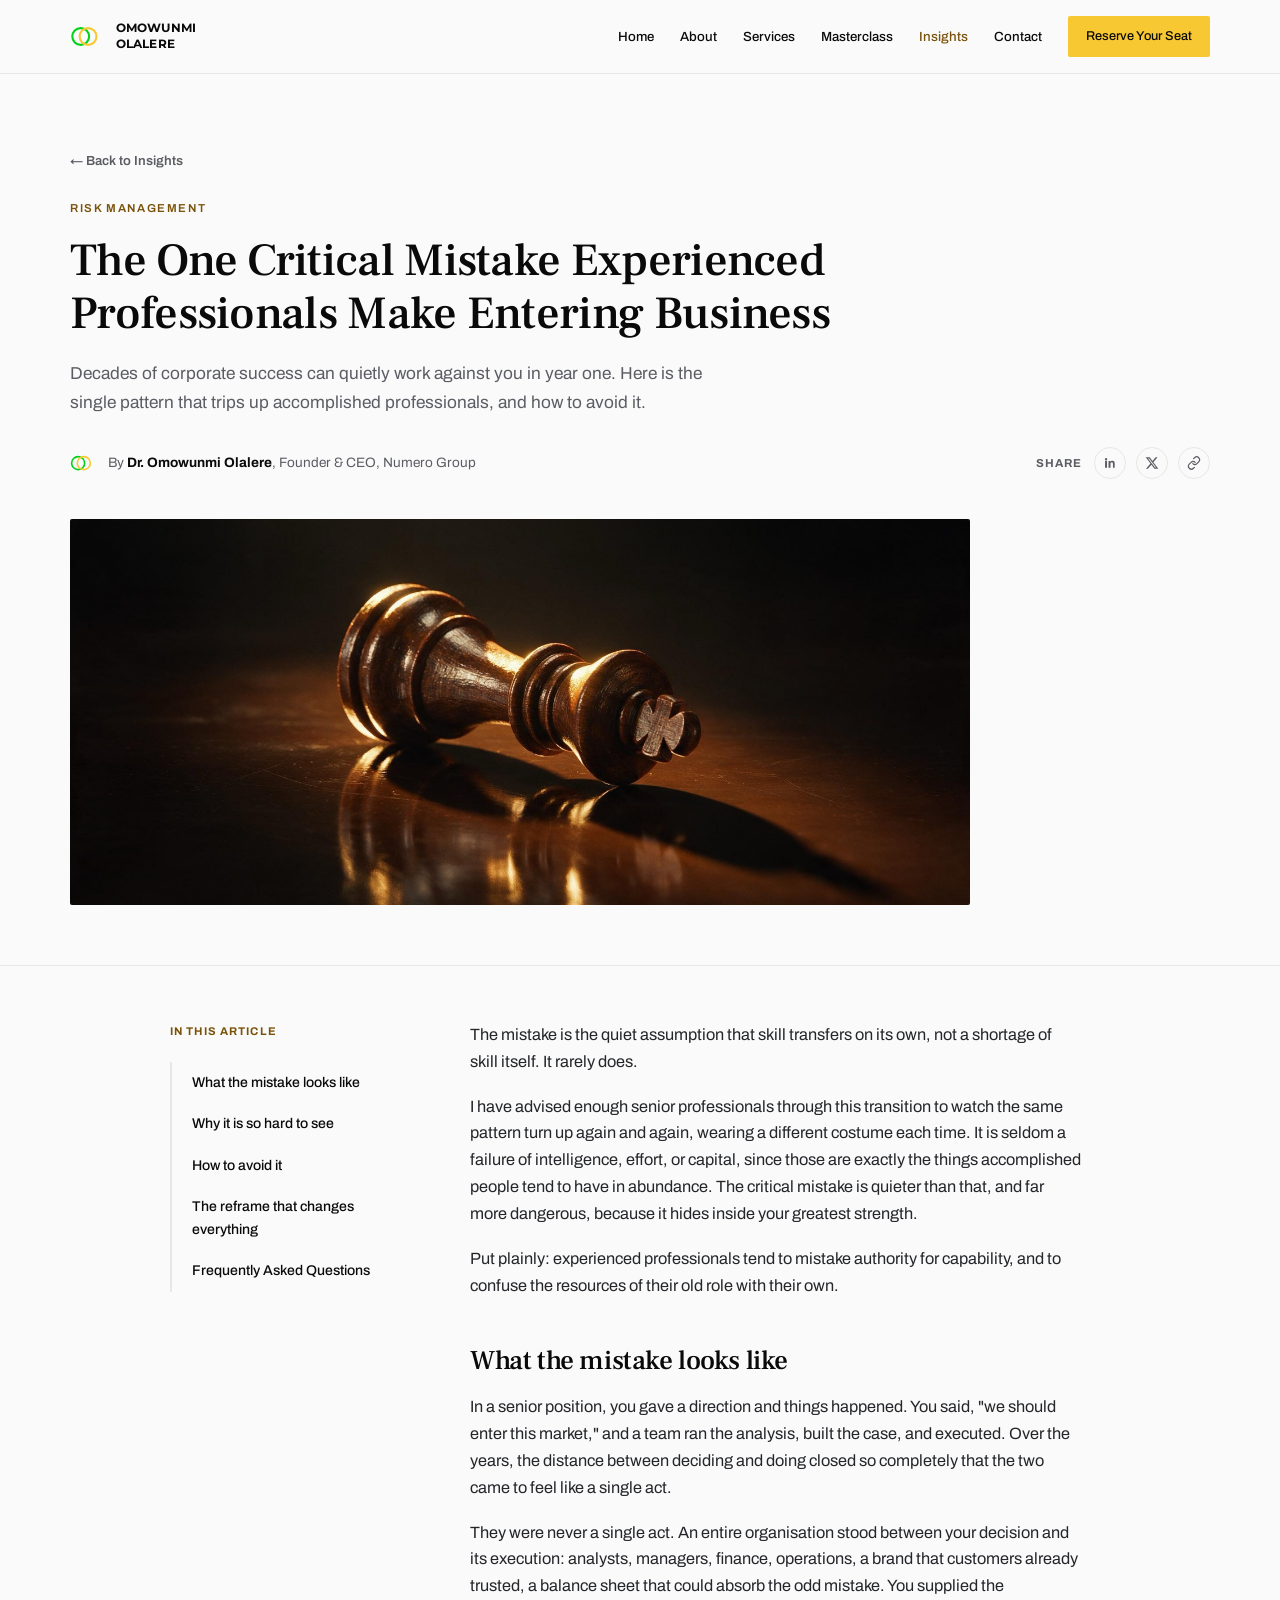
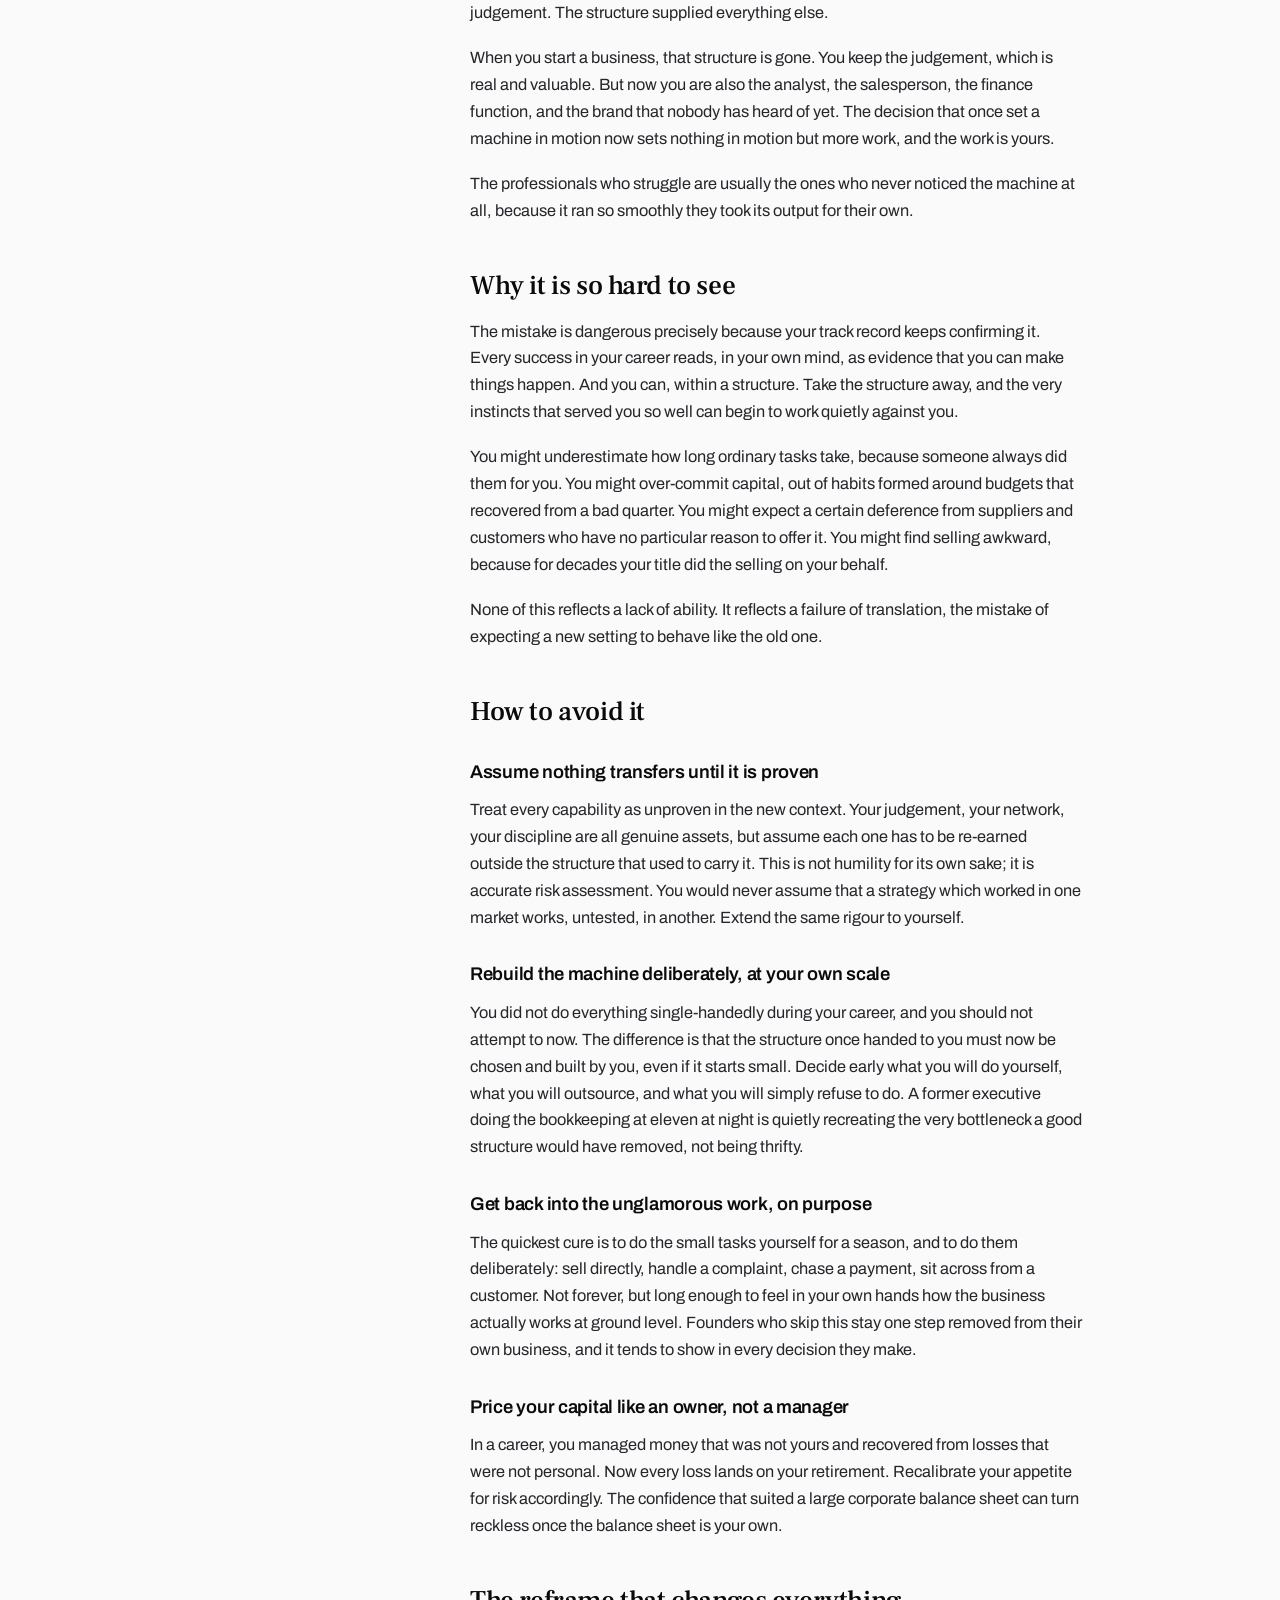
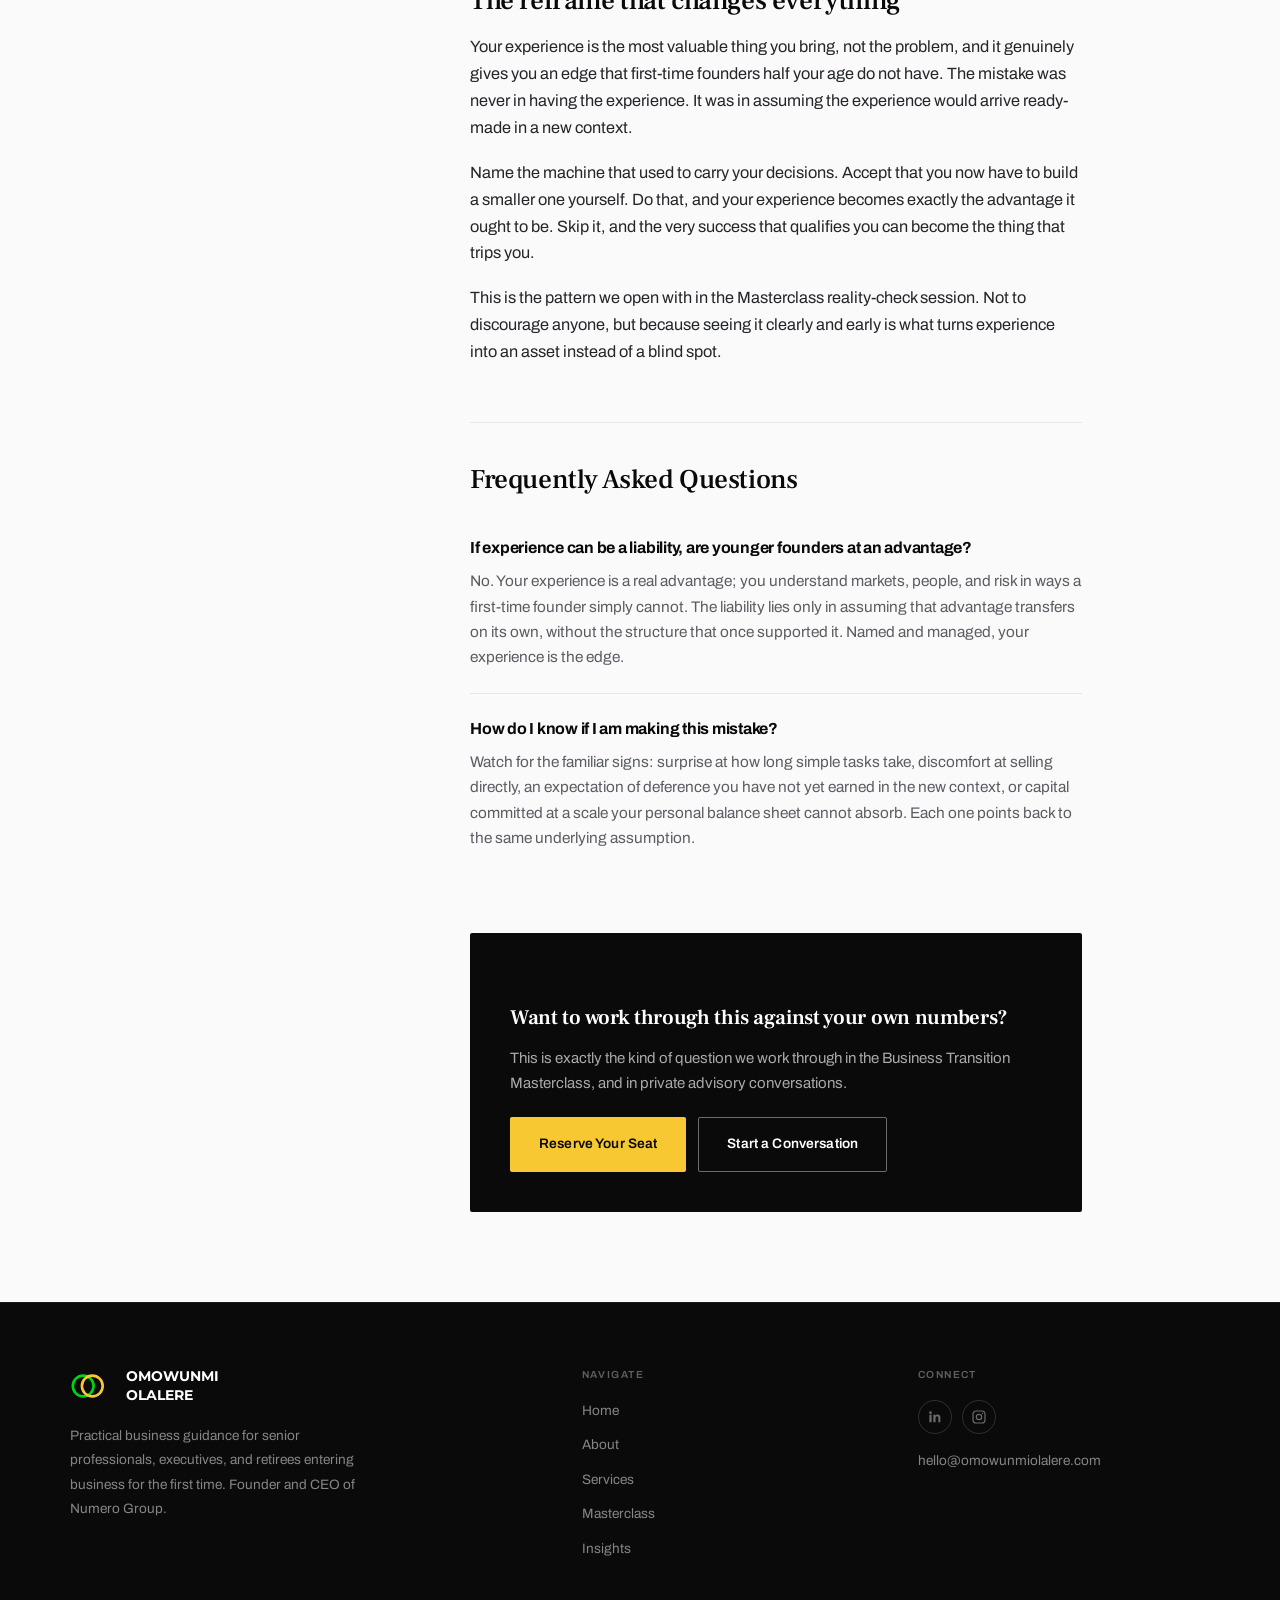
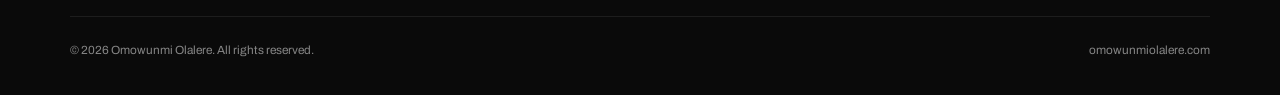
<file: insights/mistake-professionals-make-entering-business.html>
<!DOCTYPE html>
<html lang="en">
<head>
<meta charset="UTF-8">
<meta name="viewport" content="width=device-width, initial-scale=1.0">
<title>The One Mistake Experienced Professionals Make Starting a Business</title>
<meta name="description" content="Decades of corporate success can quietly work against you in year one. Here is the single pattern that trips up accomplished professionals, and how to avoid it.">
<link rel="preconnect" href="https://fonts.googleapis.com">
<link rel="preconnect" href="https://fonts.gstatic.com" crossorigin>
<link href="https://fonts.googleapis.com/css2?family=Frank+Ruhl+Libre:ital,wght@0,300;0,400;0,500;0,700;0,900;1,400;1,500&family=Archivo:ital,wght@0,400;0,500;0,600;0,700;1,400&family=Montserrat:wght@700;800&display=swap" rel="stylesheet">
<link rel="stylesheet" href="article.css">
</head>
<body>

<nav>
  <div class="nav-inner">
    <a class="brand" href="../index.html">
      <svg class="rings" viewBox="0 0 64 40" xmlns="http://www.w3.org/2000/svg" aria-hidden="true"><circle cx="20" cy="20" r="16" fill="none" stroke="#00D21A" stroke-width="4"/><circle cx="34" cy="20" r="16" fill="none" stroke="#F8C833" stroke-width="4"/></svg>
      <span class="brand-word">Omowunmi<br>Olalere</span>
    </a>
    <div class="nav-links" id="navLinks">
      <a href="../index.html">Home</a>
      <a href="../about.html">About</a>
      <a href="../index.html#services">Services</a>
      <a href="../masterclass.html">Masterclass</a>
      <a href="../insights.html" class="active">Insights</a>
      <a href="../index.html#contact">Contact</a>
      <a href="../masterclass.html#register" class="nav-cta">Reserve Your Seat</a>
    </div>
    <button class="nav-toggle" id="navToggle" aria-label="Menu"><span></span><span></span><span></span></button>
  </div>
</nav>

<article class="art-page">
  <header class="art-hero">
    <div class="wrap">
      <a class="back-link" href="../insights.html">&larr; Back to Insights</a>
      <span class="kicker">Risk Management</span>
      <h1>The One Critical Mistake Experienced Professionals Make Entering Business</h1>
      <p class="dek">Decades of corporate success can quietly work against you in year one. Here is the single pattern that trips up accomplished professionals, and how to avoid it.</p>
      <div class="byline-row">
      <div class="byline">
        <span class="byline-mark"><svg class="rings" viewBox="0 0 64 40" xmlns="http://www.w3.org/2000/svg" aria-hidden="true"><circle cx="20" cy="20" r="16" fill="none" stroke="#00D21A" stroke-width="4"/><circle cx="34" cy="20" r="16" fill="none" stroke="#F8C833" stroke-width="4"/></svg></span>
        <span>By <b>Dr. Omowunmi Olalere</b>, Founder &amp; CEO, Numero Group</span>
      </div>
        <div class="share-row">
          <span class="share-label">Share</span>
          <a class="share-btn" id="shareLinkedIn" href="#" target="_blank" rel="noopener" aria-label="Share on LinkedIn"><svg viewBox="0 0 24 24" fill="currentColor"><path d="M6.94 8.5H3.56V20h3.38V8.5zM5.25 3.5a2 2 0 100 4 2 2 0 000-4zM20.44 20h-3.37v-5.9c0-1.4-.03-3.2-1.95-3.2-1.96 0-2.26 1.53-2.26 3.1V20h-3.37V8.5h3.24v1.57h.05c.45-.85 1.55-1.75 3.2-1.75 3.42 0 4.06 2.25 4.06 5.17V20z"/></svg></a>
          <a class="share-btn" id="shareX" href="#" target="_blank" rel="noopener" aria-label="Share on X"><svg viewBox="0 0 24 24" fill="currentColor"><path d="M18.244 2.25h3.308l-7.227 8.26 8.502 11.24H16.17l-5.214-6.817L4.99 21.75H1.68l7.73-8.835L1.254 2.25H8.08l4.713 6.231zm-1.161 17.52h1.833L7.084 4.126H5.117z"/></svg></a>
          <button class="share-btn" id="shareCopy" type="button" aria-label="Copy link"><svg viewBox="0 0 24 24" fill="none" stroke="currentColor" stroke-width="2" stroke-linecap="round" stroke-linejoin="round"><path d="M10 13a5 5 0 0 0 7.07 0l3-3a5 5 0 0 0-7.07-7.07l-1.72 1.71"/><path d="M14 11a5 5 0 0 0-7.07 0l-3 3a5 5 0 0 0 7.07 7.07l1.71-1.71"/></svg></button>
        </div>
      </div>
      <div class="art-hero-photo"><img src="../images/articles/chess.jpg" alt="A toppled chess king on a dark reflective surface"></div>
    </div>
  </header>

  <div class="wrap art-body">
    <div class="toc">
      <div class="toc-title">In This Article</div>
      <ol>
      <li><a href="#what-the-mistake-looks-like">What the mistake looks like</a></li>
      <li><a href="#why-it-is-so-hard-to-see">Why it is so hard to see</a></li>
      <li><a href="#how-to-avoid-it">How to avoid it</a></li>
      <li><a href="#the-reframe-that-changes-everything">The reframe that changes everything</a></li>
      <li><a href="#frequently-asked-questions">Frequently Asked Questions</a></li>
      </ol>
    </div>

    <div class="art-content">
    <p>The mistake is the quiet assumption that skill transfers on its own, not a shortage of skill itself. It rarely does.</p>
    <p>I have advised enough senior professionals through this transition to watch the same pattern turn up again and again, wearing a different costume each time. It is seldom a failure of intelligence, effort, or capital, since those are exactly the things accomplished people tend to have in abundance. The critical mistake is quieter than that, and far more dangerous, because it hides inside your greatest strength.</p>
    <p>Put plainly: experienced professionals tend to mistake authority for capability, and to confuse the resources of their old role with their own.</p>
    <h2 id="what-the-mistake-looks-like">What the mistake looks like</h2>
    <p>In a senior position, you gave a direction and things happened. You said, "we should enter this market," and a team ran the analysis, built the case, and executed. Over the years, the distance between deciding and doing closed so completely that the two came to feel like a single act.</p>
    <p>They were never a single act. An entire organisation stood between your decision and its execution: analysts, managers, finance, operations, a brand that customers already trusted, a balance sheet that could absorb the odd mistake. You supplied the judgement. The structure supplied everything else.</p>
    <p>When you start a business, that structure is gone. You keep the judgement, which is real and valuable. But now you are also the analyst, the salesperson, the finance function, and the brand that nobody has heard of yet. The decision that once set a machine in motion now sets nothing in motion but more work, and the work is yours.</p>
    <p>The professionals who struggle are usually the ones who never noticed the machine at all, because it ran so smoothly they took its output for their own.</p>
    <h2 id="why-it-is-so-hard-to-see">Why it is so hard to see</h2>
    <p>The mistake is dangerous precisely because your track record keeps confirming it. Every success in your career reads, in your own mind, as evidence that you can make things happen. And you can, within a structure. Take the structure away, and the very instincts that served you so well can begin to work quietly against you.</p>
    <p>You might underestimate how long ordinary tasks take, because someone always did them for you. You might over-commit capital, out of habits formed around budgets that recovered from a bad quarter. You might expect a certain deference from suppliers and customers who have no particular reason to offer it. You might find selling awkward, because for decades your title did the selling on your behalf.</p>
    <p>None of this reflects a lack of ability. It reflects a failure of translation, the mistake of expecting a new setting to behave like the old one.</p>
    <h2 id="how-to-avoid-it">How to avoid it</h2>
    <h3>Assume nothing transfers until it is proven</h3>
    <p>Treat every capability as unproven in the new context. Your judgement, your network, your discipline are all genuine assets, but assume each one has to be re-earned outside the structure that used to carry it. This is not humility for its own sake; it is accurate risk assessment. You would never assume that a strategy which worked in one market works, untested, in another. Extend the same rigour to yourself.</p>
    <h3>Rebuild the machine deliberately, at your own scale</h3>
    <p>You did not do everything single-handedly during your career, and you should not attempt to now. The difference is that the structure once handed to you must now be chosen and built by you, even if it starts small. Decide early what you will do yourself, what you will outsource, and what you will simply refuse to do. A former executive doing the bookkeeping at eleven at night is quietly recreating the very bottleneck a good structure would have removed, not being thrifty.</p>
    <h3>Get back into the unglamorous work, on purpose</h3>
    <p>The quickest cure is to do the small tasks yourself for a season, and to do them deliberately: sell directly, handle a complaint, chase a payment, sit across from a customer. Not forever, but long enough to feel in your own hands how the business actually works at ground level. Founders who skip this stay one step removed from their own business, and it tends to show in every decision they make.</p>
    <h3>Price your capital like an owner, not a manager</h3>
    <p>In a career, you managed money that was not yours and recovered from losses that were not personal. Now every loss lands on your retirement. Recalibrate your appetite for risk accordingly. The confidence that suited a large corporate balance sheet can turn reckless once the balance sheet is your own.</p>
    <h2 id="the-reframe-that-changes-everything">The reframe that changes everything</h2>
    <p>Your experience is the most valuable thing you bring, not the problem, and it genuinely gives you an edge that first-time founders half your age do not have. The mistake was never in having the experience. It was in assuming the experience would arrive ready-made in a new context.</p>
    <p>Name the machine that used to carry your decisions. Accept that you now have to build a smaller one yourself. Do that, and your experience becomes exactly the advantage it ought to be. Skip it, and the very success that qualifies you can become the thing that trips you.</p>
    <p>This is the pattern we open with in the Masterclass reality-check session. Not to discourage anyone, but because seeing it clearly and early is what turns experience into an asset instead of a blind spot.</p>

    <div class="art-faq">
    <h2 id="frequently-asked-questions">Frequently Asked Questions</h2>
      <div class="faq-item"><h3>If experience can be a liability, are younger founders at an advantage?</h3><p>No. Your experience is a real advantage; you understand markets, people, and risk in ways a first-time founder simply cannot. The liability lies only in assuming that advantage transfers on its own, without the structure that once supported it. Named and managed, your experience is the edge.</p></div>
      <div class="faq-item"><h3>How do I know if I am making this mistake?</h3><p>Watch for the familiar signs: surprise at how long simple tasks take, discomfort at selling directly, an expectation of deference you have not yet earned in the new context, or capital committed at a scale your personal balance sheet cannot absorb. Each one points back to the same underlying assumption.</p></div>
    </div>

    <div class="art-cta">
      <h3>Want to work through this against your own numbers?</h3>
      <p>This is exactly the kind of question we work through in the Business Transition Masterclass, and in private advisory conversations.</p>
      <div class="art-cta-btns">
        <a class="btn btn-solid" href="../masterclass.html#register">Reserve Your Seat</a>
        <a class="btn btn-outline" href="mailto:info@omowunmiolalere.com">Start a Conversation</a>
      </div>
    </div>
    </div>
  </div>
</article>

<footer>
  <div class="wrap">
    <div class="footer-grid">
      <div>
        <div class="footer-brand">
          <svg class="rings" viewBox="0 0 64 40" xmlns="http://www.w3.org/2000/svg" aria-hidden="true"><circle cx="20" cy="20" r="16" fill="none" stroke="#00D21A" stroke-width="4"/><circle cx="34" cy="20" r="16" fill="none" stroke="#F8C833" stroke-width="4"/></svg>
          <span class="footer-word">Omowunmi<br>Olalere</span>
        </div>
        <p class="footer-tag">Practical business guidance for senior professionals, executives, and retirees entering business for the first time. Founder and CEO of Numero Group.</p>
      </div>
      <div class="fc">
        <h4>Navigate</h4>
        <a href="../index.html">Home</a>
        <a href="../about.html">About</a>
        <a href="../index.html#services">Services</a>
        <a href="../masterclass.html">Masterclass</a>
        <a href="../insights.html">Insights</a>
      </div>
      <div class="fc">
        <h4>Connect</h4>
        <div class="social">
          <a class="soc" href="https://ng.linkedin.com/in/omowunmi-kafilat-olalere-608203123" target="_blank" rel="noopener" aria-label="LinkedIn"><svg viewBox="0 0 24 24" fill="currentColor"><path d="M6.94 8.5H3.56V20h3.38V8.5zM5.25 3.5a2 2 0 100 4 2 2 0 000-4zM20.44 20h-3.37v-5.9c0-1.4-.03-3.2-1.95-3.2-1.96 0-2.26 1.53-2.26 3.1V20h-3.37V8.5h3.24v1.57h.05c.45-.85 1.55-1.75 3.2-1.75 3.42 0 4.06 2.25 4.06 5.17V20z"/></svg></a>
          <a class="soc" href="https://www.instagram.com/omowunmi_ko/" target="_blank" rel="noopener" aria-label="Instagram"><svg viewBox="0 0 24 24" fill="none" stroke="currentColor" stroke-width="1.8"><rect x="3" y="3" width="18" height="18" rx="5"/><circle cx="12" cy="12" r="4"/><circle cx="17.3" cy="6.7" r="0.9" fill="currentColor" stroke="none"/></svg></a>
        </div>
        <a href="mailto:hello@omowunmiolalere.com" style="margin-top:16px">hello@omowunmiolalere.com</a>
      </div>
    </div>
    <div class="footer-bottom">
      <span>&copy; 2026 Omowunmi Olalere. All rights reserved.</span>
      <span>omowunmiolalere.com</span>
    </div>
  </div>
</footer>

<script>
  document.getElementById('navToggle').addEventListener('click', function () {
    document.getElementById('navLinks').classList.toggle('open');
  });

  /* ---------- Share buttons ---------- */
  (function () {
    var pageUrl = window.location.href;
    var pageTitle = document.title;
    var li = document.getElementById('shareLinkedIn');
    var x = document.getElementById('shareX');
    var copy = document.getElementById('shareCopy');
    if (li) li.href = 'https://www.linkedin.com/sharing/share-offsite/?url=' + encodeURIComponent(pageUrl);
    if (x) x.href = 'https://twitter.com/intent/tweet?url=' + encodeURIComponent(pageUrl) + '&text=' + encodeURIComponent(pageTitle);
    if (copy) {
      var originalHTML = copy.innerHTML;
      copy.addEventListener('click', function () {
        navigator.clipboard.writeText(pageUrl).then(function () {
          copy.classList.add('copied');
          copy.innerHTML = '<svg viewBox="0 0 24 24" fill="none" stroke="currentColor" stroke-width="2.5" stroke-linecap="round" stroke-linejoin="round"><path d="M20 6L9 17l-5-5"/></svg>';
          setTimeout(function () {
            copy.classList.remove('copied');
            copy.innerHTML = originalHTML;
          }, 1800);
        });
      });
    }
  })();

  /* ---------- Active TOC section tracking (sticky sidebar on wide screens) ---------- */
  (function () {
    var tocLinks = document.querySelectorAll('.toc a');
    if (!tocLinks.length) return;
    var targets = Array.prototype.map.call(tocLinks, function (a) {
      return document.getElementById(a.getAttribute('href').slice(1));
    });
    var io = new IntersectionObserver(function (entries) {
      entries.forEach(function (entry) {
        var idx = targets.indexOf(entry.target);
        if (idx === -1) return;
        if (entry.isIntersecting) {
          tocLinks.forEach(function (l) { l.classList.remove('active'); });
          tocLinks[idx].classList.add('active');
        }
      });
    }, { rootMargin: '-15% 0px -70% 0px' });
    targets.forEach(function (t) { if (t) io.observe(t); });
  })();
</script>
</body>
</html>
</file>
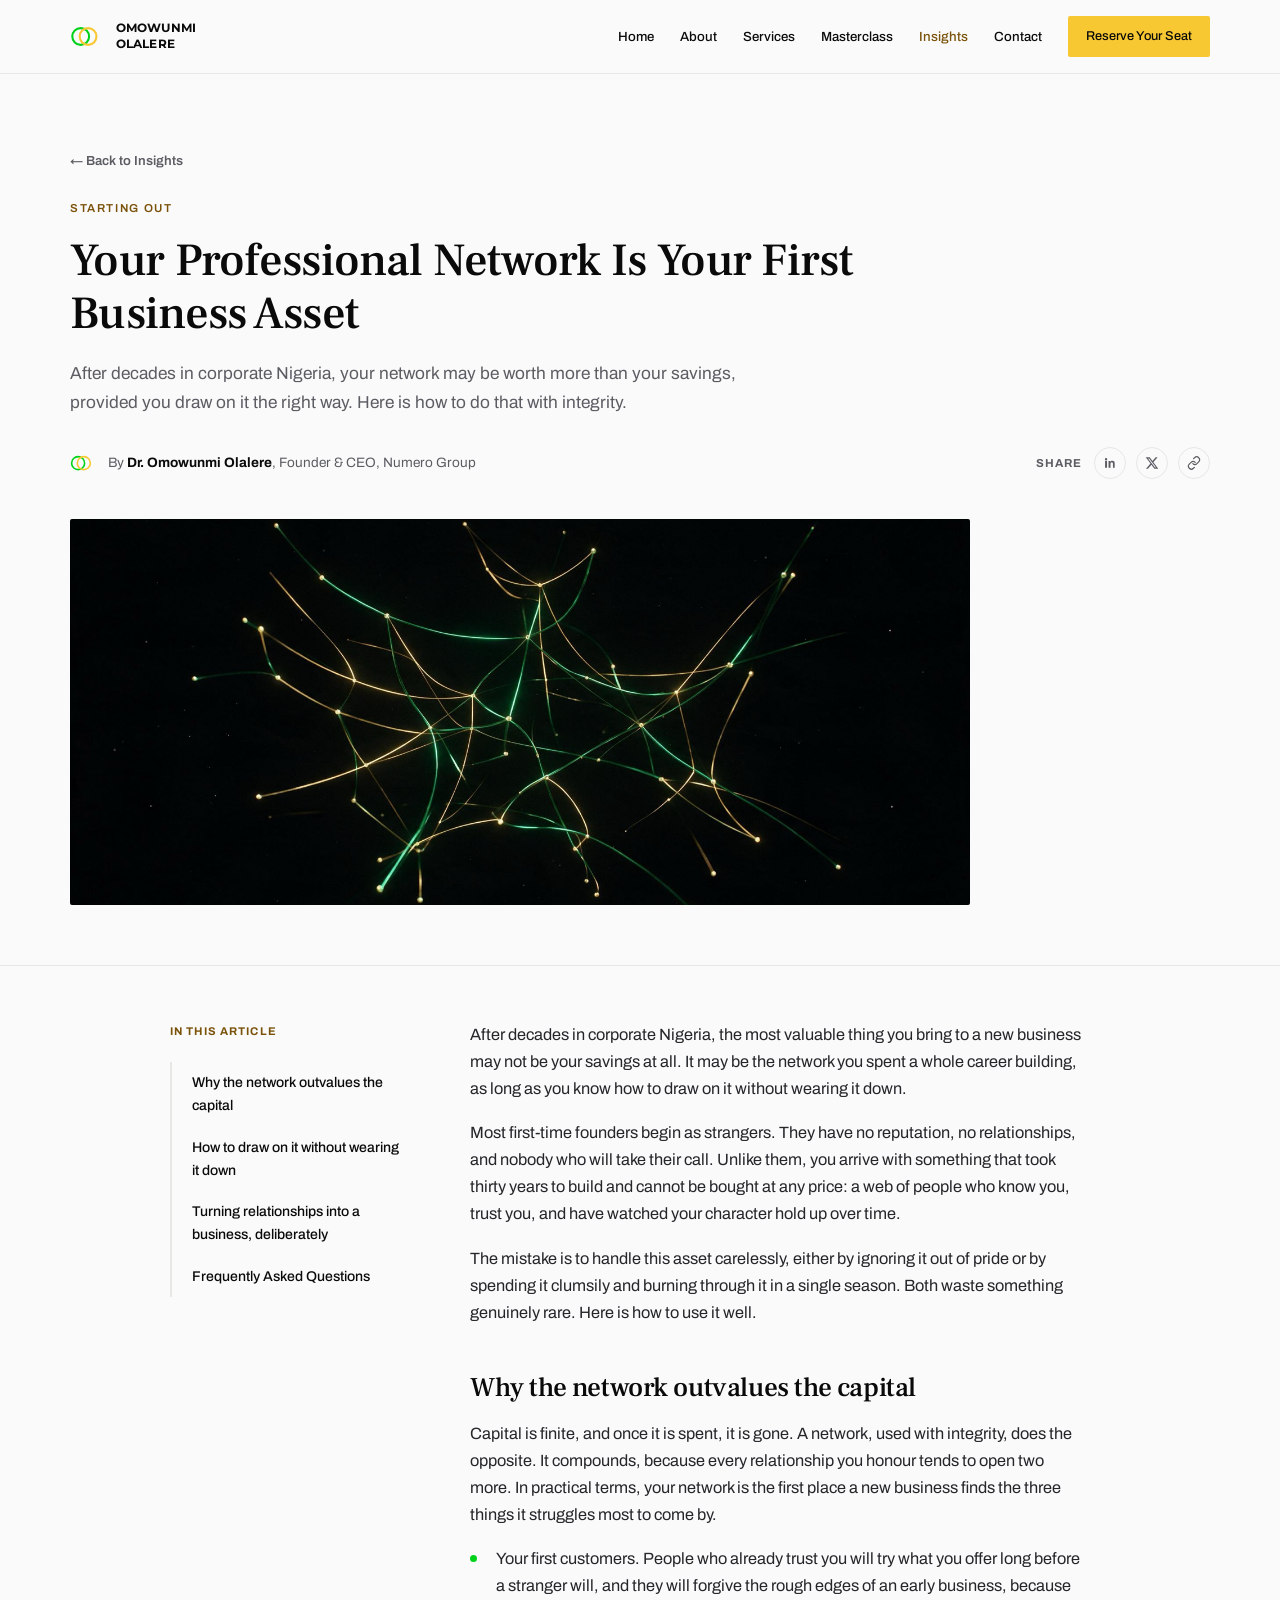
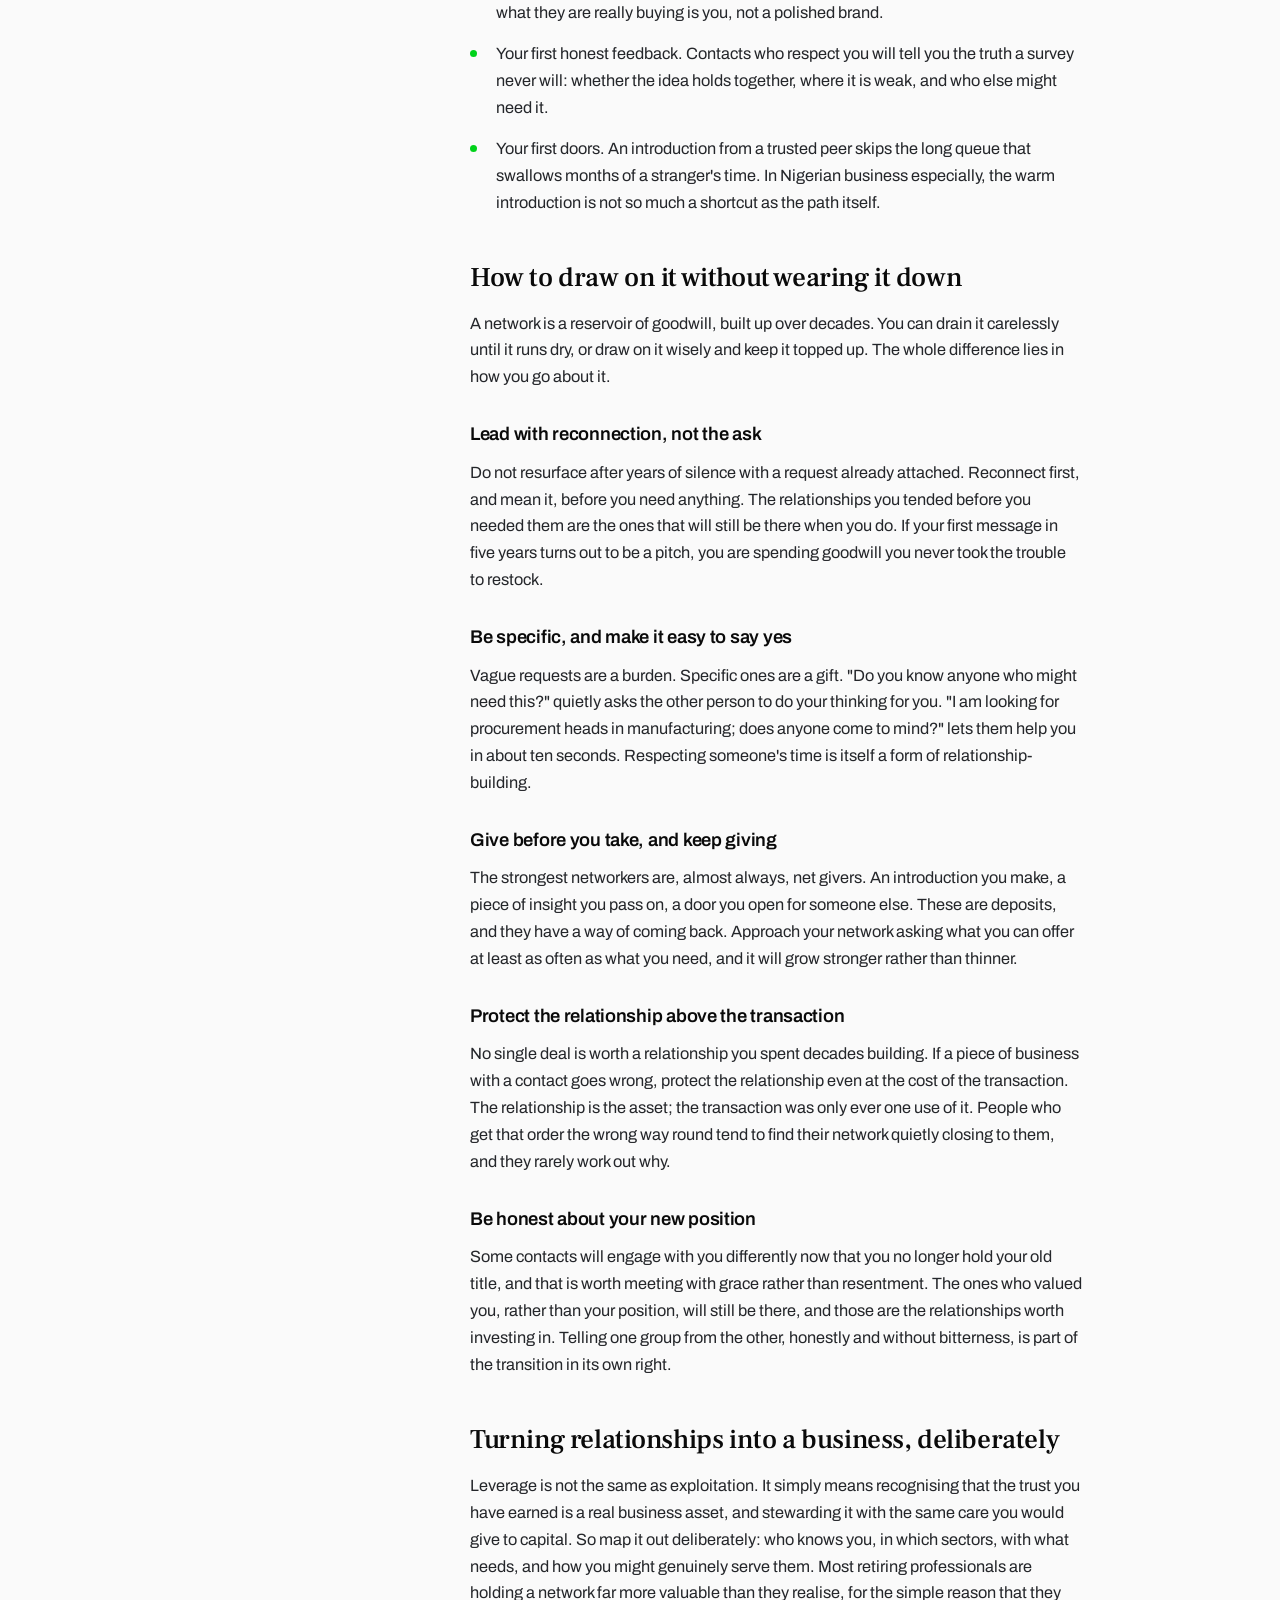
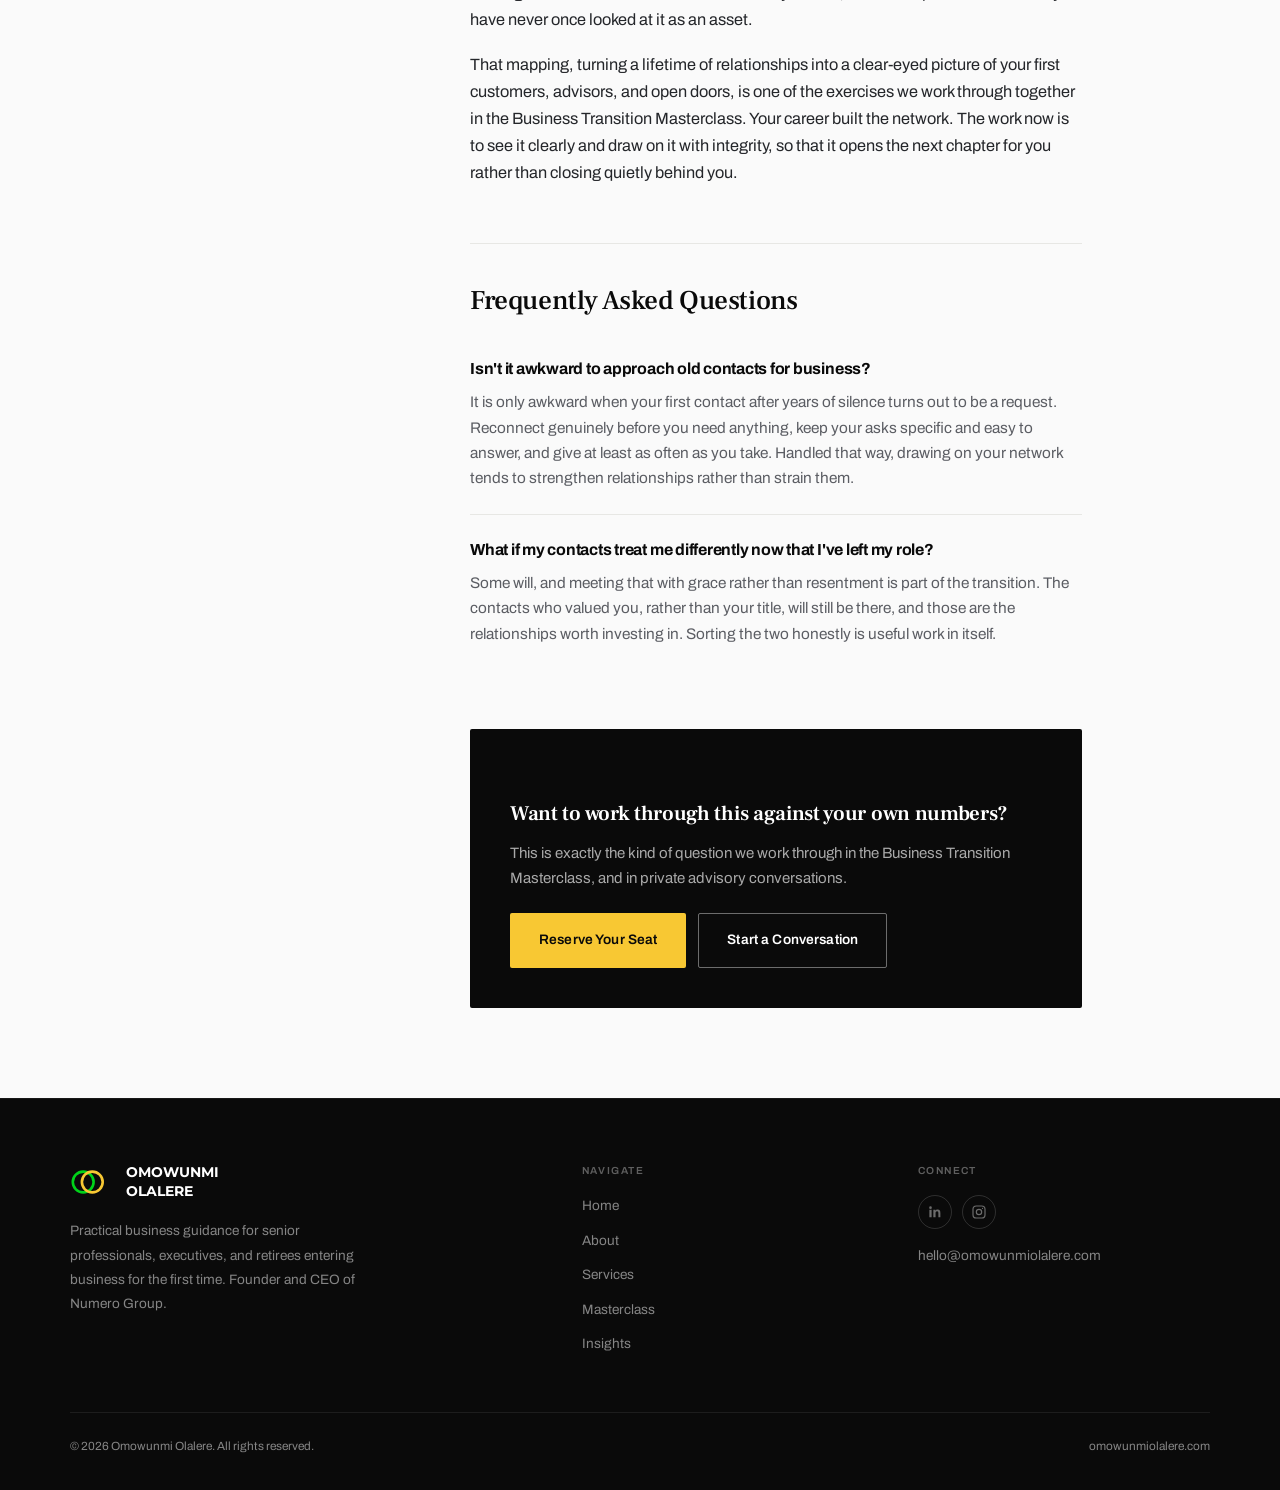
<file: insights/professional-network-first-business-asset.html>
<!DOCTYPE html>
<html lang="en">
<head>
<meta charset="UTF-8">
<meta name="viewport" content="width=device-width, initial-scale=1.0">
<title>Your Professional Network Is Your First Business Asset</title>
<meta name="description" content="After decades in corporate Nigeria, your network may be worth more than your savings, provided you draw on it the right way. Here is how to do that with integrity.">
<link rel="preconnect" href="https://fonts.googleapis.com">
<link rel="preconnect" href="https://fonts.gstatic.com" crossorigin>
<link href="https://fonts.googleapis.com/css2?family=Frank+Ruhl+Libre:ital,wght@0,300;0,400;0,500;0,700;0,900;1,400;1,500&family=Archivo:ital,wght@0,400;0,500;0,600;0,700;1,400&family=Montserrat:wght@700;800&display=swap" rel="stylesheet">
<link rel="stylesheet" href="article.css">
</head>
<body>

<nav>
  <div class="nav-inner">
    <a class="brand" href="../index.html">
      <svg class="rings" viewBox="0 0 64 40" xmlns="http://www.w3.org/2000/svg" aria-hidden="true"><circle cx="20" cy="20" r="16" fill="none" stroke="#00D21A" stroke-width="4"/><circle cx="34" cy="20" r="16" fill="none" stroke="#F8C833" stroke-width="4"/></svg>
      <span class="brand-word">Omowunmi<br>Olalere</span>
    </a>
    <div class="nav-links" id="navLinks">
      <a href="../index.html">Home</a>
      <a href="../about.html">About</a>
      <a href="../index.html#services">Services</a>
      <a href="../masterclass.html">Masterclass</a>
      <a href="../insights.html" class="active">Insights</a>
      <a href="../index.html#contact">Contact</a>
      <a href="../masterclass.html#register" class="nav-cta">Reserve Your Seat</a>
    </div>
    <button class="nav-toggle" id="navToggle" aria-label="Menu"><span></span><span></span><span></span></button>
  </div>
</nav>

<article class="art-page">
  <header class="art-hero">
    <div class="wrap">
      <a class="back-link" href="../insights.html">&larr; Back to Insights</a>
      <span class="kicker">Starting Out</span>
      <h1>Your Professional Network Is Your First Business Asset</h1>
      <p class="dek">After decades in corporate Nigeria, your network may be worth more than your savings, provided you draw on it the right way. Here is how to do that with integrity.</p>
      <div class="byline-row">
      <div class="byline">
        <span class="byline-mark"><svg class="rings" viewBox="0 0 64 40" xmlns="http://www.w3.org/2000/svg" aria-hidden="true"><circle cx="20" cy="20" r="16" fill="none" stroke="#00D21A" stroke-width="4"/><circle cx="34" cy="20" r="16" fill="none" stroke="#F8C833" stroke-width="4"/></svg></span>
        <span>By <b>Dr. Omowunmi Olalere</b>, Founder &amp; CEO, Numero Group</span>
      </div>
        <div class="share-row">
          <span class="share-label">Share</span>
          <a class="share-btn" id="shareLinkedIn" href="#" target="_blank" rel="noopener" aria-label="Share on LinkedIn"><svg viewBox="0 0 24 24" fill="currentColor"><path d="M6.94 8.5H3.56V20h3.38V8.5zM5.25 3.5a2 2 0 100 4 2 2 0 000-4zM20.44 20h-3.37v-5.9c0-1.4-.03-3.2-1.95-3.2-1.96 0-2.26 1.53-2.26 3.1V20h-3.37V8.5h3.24v1.57h.05c.45-.85 1.55-1.75 3.2-1.75 3.42 0 4.06 2.25 4.06 5.17V20z"/></svg></a>
          <a class="share-btn" id="shareX" href="#" target="_blank" rel="noopener" aria-label="Share on X"><svg viewBox="0 0 24 24" fill="currentColor"><path d="M18.244 2.25h3.308l-7.227 8.26 8.502 11.24H16.17l-5.214-6.817L4.99 21.75H1.68l7.73-8.835L1.254 2.25H8.08l4.713 6.231zm-1.161 17.52h1.833L7.084 4.126H5.117z"/></svg></a>
          <button class="share-btn" id="shareCopy" type="button" aria-label="Copy link"><svg viewBox="0 0 24 24" fill="none" stroke="currentColor" stroke-width="2" stroke-linecap="round" stroke-linejoin="round"><path d="M10 13a5 5 0 0 0 7.07 0l3-3a5 5 0 0 0-7.07-7.07l-1.72 1.71"/><path d="M14 11a5 5 0 0 0-7.07 0l-3 3a5 5 0 0 0 7.07 7.07l1.71-1.71"/></svg></button>
        </div>
      </div>
      <div class="art-hero-photo"><img src="../images/articles/network.jpg" alt="An abstract network of glowing gold and green connected nodes"></div>
    </div>
  </header>

  <div class="wrap art-body">
    <div class="toc">
      <div class="toc-title">In This Article</div>
      <ol>
      <li><a href="#why-the-network-outvalues-the-capital">Why the network outvalues the capital</a></li>
      <li><a href="#how-to-draw-on-it-without-wearing-it-down">How to draw on it without wearing it down</a></li>
      <li><a href="#turning-relationships-into-a-business-deliberately">Turning relationships into a business, deliberately</a></li>
      <li><a href="#frequently-asked-questions">Frequently Asked Questions</a></li>
      </ol>
    </div>

    <div class="art-content">
    <p>After decades in corporate Nigeria, the most valuable thing you bring to a new business may not be your savings at all. It may be the network you spent a whole career building, as long as you know how to draw on it without wearing it down.</p>
    <p>Most first-time founders begin as strangers. They have no reputation, no relationships, and nobody who will take their call. Unlike them, you arrive with something that took thirty years to build and cannot be bought at any price: a web of people who know you, trust you, and have watched your character hold up over time.</p>
    <p>The mistake is to handle this asset carelessly, either by ignoring it out of pride or by spending it clumsily and burning through it in a single season. Both waste something genuinely rare. Here is how to use it well.</p>
    <h2 id="why-the-network-outvalues-the-capital">Why the network outvalues the capital</h2>
    <p>Capital is finite, and once it is spent, it is gone. A network, used with integrity, does the opposite. It compounds, because every relationship you honour tends to open two more. In practical terms, your network is the first place a new business finds the three things it struggles most to come by.</p>
    <ul class="art-list">
      <li>Your first customers. People who already trust you will try what you offer long before a stranger will, and they will forgive the rough edges of an early business, because what they are really buying is you, not a polished brand.</li>
      <li>Your first honest feedback. Contacts who respect you will tell you the truth a survey never will: whether the idea holds together, where it is weak, and who else might need it.</li>
      <li>Your first doors. An introduction from a trusted peer skips the long queue that swallows months of a stranger's time. In Nigerian business especially, the warm introduction is not so much a shortcut as the path itself.</li>
    </ul>
    <h2 id="how-to-draw-on-it-without-wearing-it-down">How to draw on it without wearing it down</h2>
    <p>A network is a reservoir of goodwill, built up over decades. You can drain it carelessly until it runs dry, or draw on it wisely and keep it topped up. The whole difference lies in how you go about it.</p>
    <h3>Lead with reconnection, not the ask</h3>
    <p>Do not resurface after years of silence with a request already attached. Reconnect first, and mean it, before you need anything. The relationships you tended before you needed them are the ones that will still be there when you do. If your first message in five years turns out to be a pitch, you are spending goodwill you never took the trouble to restock.</p>
    <h3>Be specific, and make it easy to say yes</h3>
    <p>Vague requests are a burden. Specific ones are a gift. "Do you know anyone who might need this?" quietly asks the other person to do your thinking for you. "I am looking for procurement heads in manufacturing; does anyone come to mind?" lets them help you in about ten seconds. Respecting someone's time is itself a form of relationship-building.</p>
    <h3>Give before you take, and keep giving</h3>
    <p>The strongest networkers are, almost always, net givers. An introduction you make, a piece of insight you pass on, a door you open for someone else. These are deposits, and they have a way of coming back. Approach your network asking what you can offer at least as often as what you need, and it will grow stronger rather than thinner.</p>
    <h3>Protect the relationship above the transaction</h3>
    <p>No single deal is worth a relationship you spent decades building. If a piece of business with a contact goes wrong, protect the relationship even at the cost of the transaction. The relationship is the asset; the transaction was only ever one use of it. People who get that order the wrong way round tend to find their network quietly closing to them, and they rarely work out why.</p>
    <h3>Be honest about your new position</h3>
    <p>Some contacts will engage with you differently now that you no longer hold your old title, and that is worth meeting with grace rather than resentment. The ones who valued you, rather than your position, will still be there, and those are the relationships worth investing in. Telling one group from the other, honestly and without bitterness, is part of the transition in its own right.</p>
    <h2 id="turning-relationships-into-a-business-deliberately">Turning relationships into a business, deliberately</h2>
    <p>Leverage is not the same as exploitation. It simply means recognising that the trust you have earned is a real business asset, and stewarding it with the same care you would give to capital. So map it out deliberately: who knows you, in which sectors, with what needs, and how you might genuinely serve them. Most retiring professionals are holding a network far more valuable than they realise, for the simple reason that they have never once looked at it as an asset.</p>
    <p>That mapping, turning a lifetime of relationships into a clear-eyed picture of your first customers, advisors, and open doors, is one of the exercises we work through together in the Business Transition Masterclass. Your career built the network. The work now is to see it clearly and draw on it with integrity, so that it opens the next chapter for you rather than closing quietly behind you.</p>

    <div class="art-faq">
    <h2 id="frequently-asked-questions">Frequently Asked Questions</h2>
      <div class="faq-item"><h3>Isn't it awkward to approach old contacts for business?</h3><p>It is only awkward when your first contact after years of silence turns out to be a request. Reconnect genuinely before you need anything, keep your asks specific and easy to answer, and give at least as often as you take. Handled that way, drawing on your network tends to strengthen relationships rather than strain them.</p></div>
      <div class="faq-item"><h3>What if my contacts treat me differently now that I've left my role?</h3><p>Some will, and meeting that with grace rather than resentment is part of the transition. The contacts who valued you, rather than your title, will still be there, and those are the relationships worth investing in. Sorting the two honestly is useful work in itself.</p></div>
    </div>

    <div class="art-cta">
      <h3>Want to work through this against your own numbers?</h3>
      <p>This is exactly the kind of question we work through in the Business Transition Masterclass, and in private advisory conversations.</p>
      <div class="art-cta-btns">
        <a class="btn btn-solid" href="../masterclass.html#register">Reserve Your Seat</a>
        <a class="btn btn-outline" href="mailto:info@omowunmiolalere.com">Start a Conversation</a>
      </div>
    </div>
    </div>
  </div>
</article>

<footer>
  <div class="wrap">
    <div class="footer-grid">
      <div>
        <div class="footer-brand">
          <svg class="rings" viewBox="0 0 64 40" xmlns="http://www.w3.org/2000/svg" aria-hidden="true"><circle cx="20" cy="20" r="16" fill="none" stroke="#00D21A" stroke-width="4"/><circle cx="34" cy="20" r="16" fill="none" stroke="#F8C833" stroke-width="4"/></svg>
          <span class="footer-word">Omowunmi<br>Olalere</span>
        </div>
        <p class="footer-tag">Practical business guidance for senior professionals, executives, and retirees entering business for the first time. Founder and CEO of Numero Group.</p>
      </div>
      <div class="fc">
        <h4>Navigate</h4>
        <a href="../index.html">Home</a>
        <a href="../about.html">About</a>
        <a href="../index.html#services">Services</a>
        <a href="../masterclass.html">Masterclass</a>
        <a href="../insights.html">Insights</a>
      </div>
      <div class="fc">
        <h4>Connect</h4>
        <div class="social">
          <a class="soc" href="https://ng.linkedin.com/in/omowunmi-kafilat-olalere-608203123" target="_blank" rel="noopener" aria-label="LinkedIn"><svg viewBox="0 0 24 24" fill="currentColor"><path d="M6.94 8.5H3.56V20h3.38V8.5zM5.25 3.5a2 2 0 100 4 2 2 0 000-4zM20.44 20h-3.37v-5.9c0-1.4-.03-3.2-1.95-3.2-1.96 0-2.26 1.53-2.26 3.1V20h-3.37V8.5h3.24v1.57h.05c.45-.85 1.55-1.75 3.2-1.75 3.42 0 4.06 2.25 4.06 5.17V20z"/></svg></a>
          <a class="soc" href="https://www.instagram.com/omowunmi_ko/" target="_blank" rel="noopener" aria-label="Instagram"><svg viewBox="0 0 24 24" fill="none" stroke="currentColor" stroke-width="1.8"><rect x="3" y="3" width="18" height="18" rx="5"/><circle cx="12" cy="12" r="4"/><circle cx="17.3" cy="6.7" r="0.9" fill="currentColor" stroke="none"/></svg></a>
        </div>
        <a href="mailto:hello@omowunmiolalere.com" style="margin-top:16px">hello@omowunmiolalere.com</a>
      </div>
    </div>
    <div class="footer-bottom">
      <span>&copy; 2026 Omowunmi Olalere. All rights reserved.</span>
      <span>omowunmiolalere.com</span>
    </div>
  </div>
</footer>

<script>
  document.getElementById('navToggle').addEventListener('click', function () {
    document.getElementById('navLinks').classList.toggle('open');
  });

  /* ---------- Share buttons ---------- */
  (function () {
    var pageUrl = window.location.href;
    var pageTitle = document.title;
    var li = document.getElementById('shareLinkedIn');
    var x = document.getElementById('shareX');
    var copy = document.getElementById('shareCopy');
    if (li) li.href = 'https://www.linkedin.com/sharing/share-offsite/?url=' + encodeURIComponent(pageUrl);
    if (x) x.href = 'https://twitter.com/intent/tweet?url=' + encodeURIComponent(pageUrl) + '&text=' + encodeURIComponent(pageTitle);
    if (copy) {
      var originalHTML = copy.innerHTML;
      copy.addEventListener('click', function () {
        navigator.clipboard.writeText(pageUrl).then(function () {
          copy.classList.add('copied');
          copy.innerHTML = '<svg viewBox="0 0 24 24" fill="none" stroke="currentColor" stroke-width="2.5" stroke-linecap="round" stroke-linejoin="round"><path d="M20 6L9 17l-5-5"/></svg>';
          setTimeout(function () {
            copy.classList.remove('copied');
            copy.innerHTML = originalHTML;
          }, 1800);
        });
      });
    }
  })();

  /* ---------- Active TOC section tracking (sticky sidebar on wide screens) ---------- */
  (function () {
    var tocLinks = document.querySelectorAll('.toc a');
    if (!tocLinks.length) return;
    var targets = Array.prototype.map.call(tocLinks, function (a) {
      return document.getElementById(a.getAttribute('href').slice(1));
    });
    var io = new IntersectionObserver(function (entries) {
      entries.forEach(function (entry) {
        var idx = targets.indexOf(entry.target);
        if (idx === -1) return;
        if (entry.isIntersecting) {
          tocLinks.forEach(function (l) { l.classList.remove('active'); });
          tocLinks[idx].classList.add('active');
        }
      });
    }, { rootMargin: '-15% 0px -70% 0px' });
    targets.forEach(function (t) { if (t) io.observe(t); });
  })();
</script>
</body>
</html>
</file>
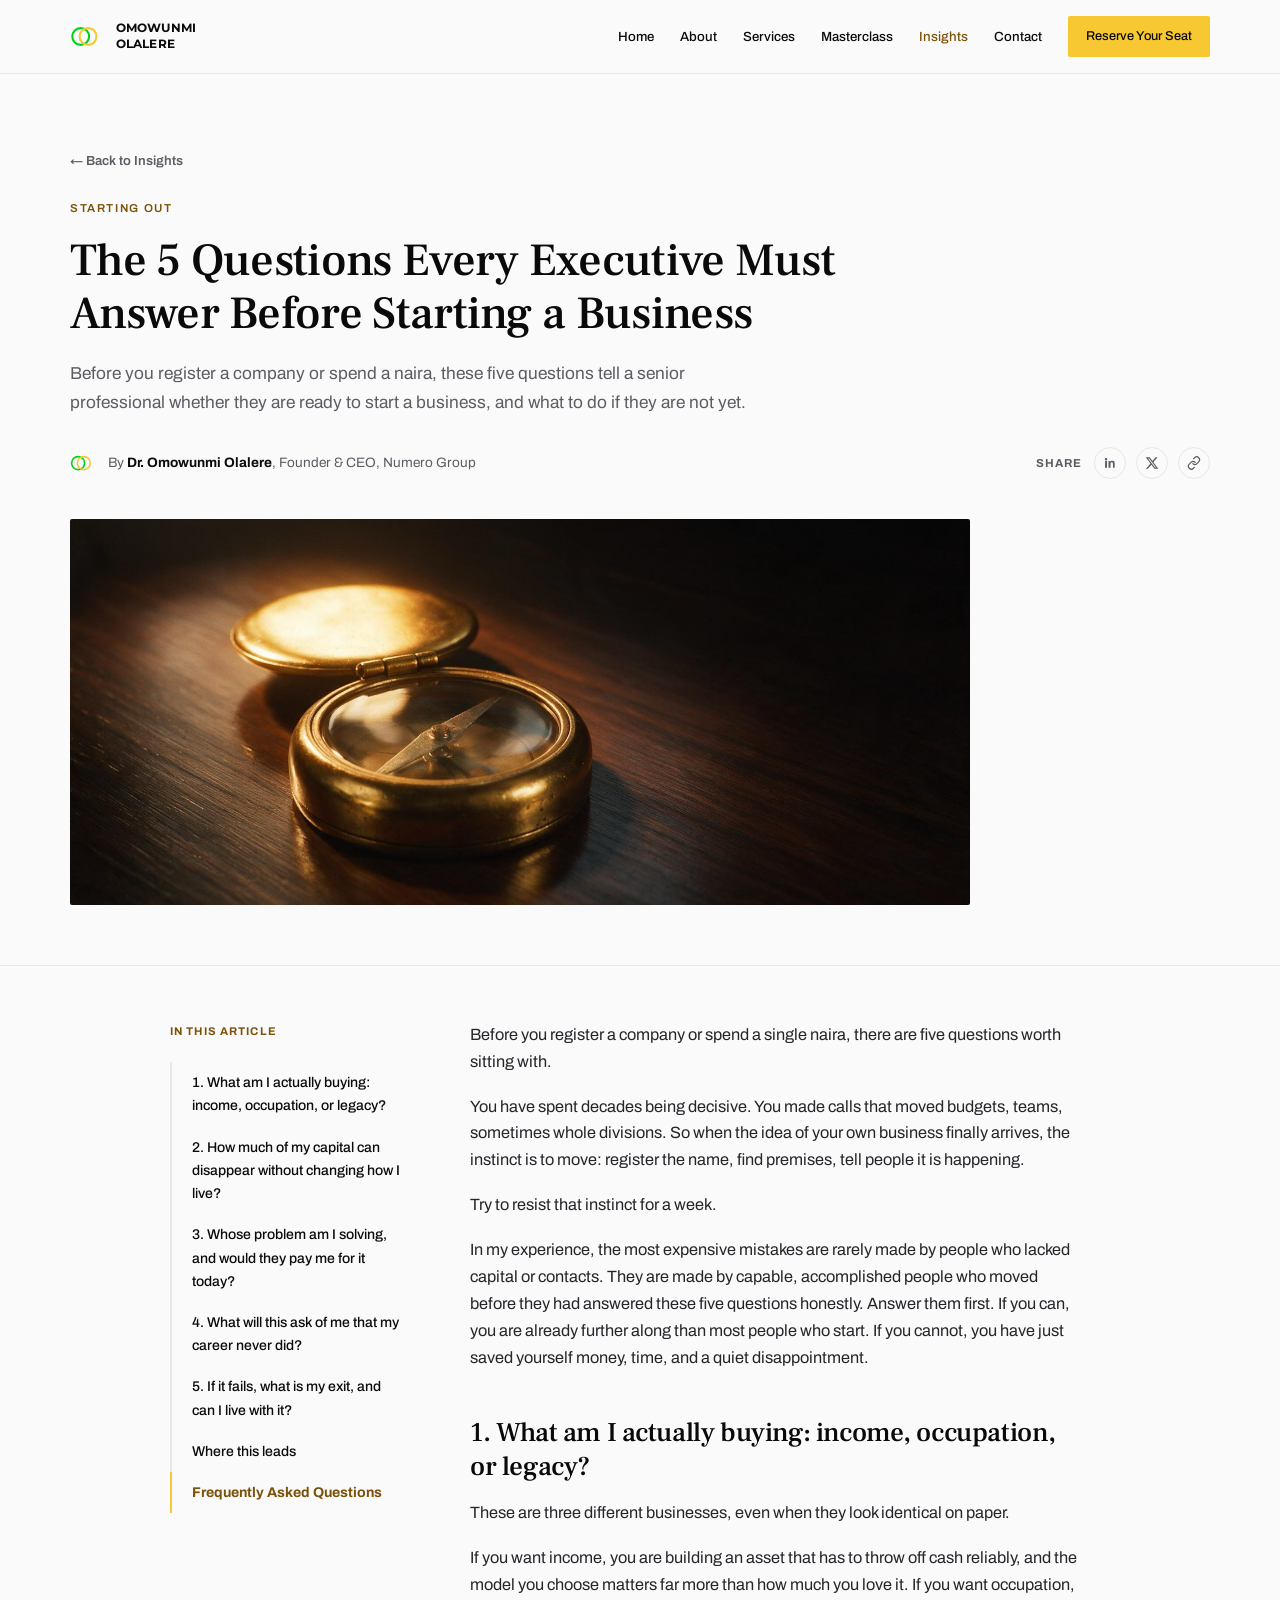
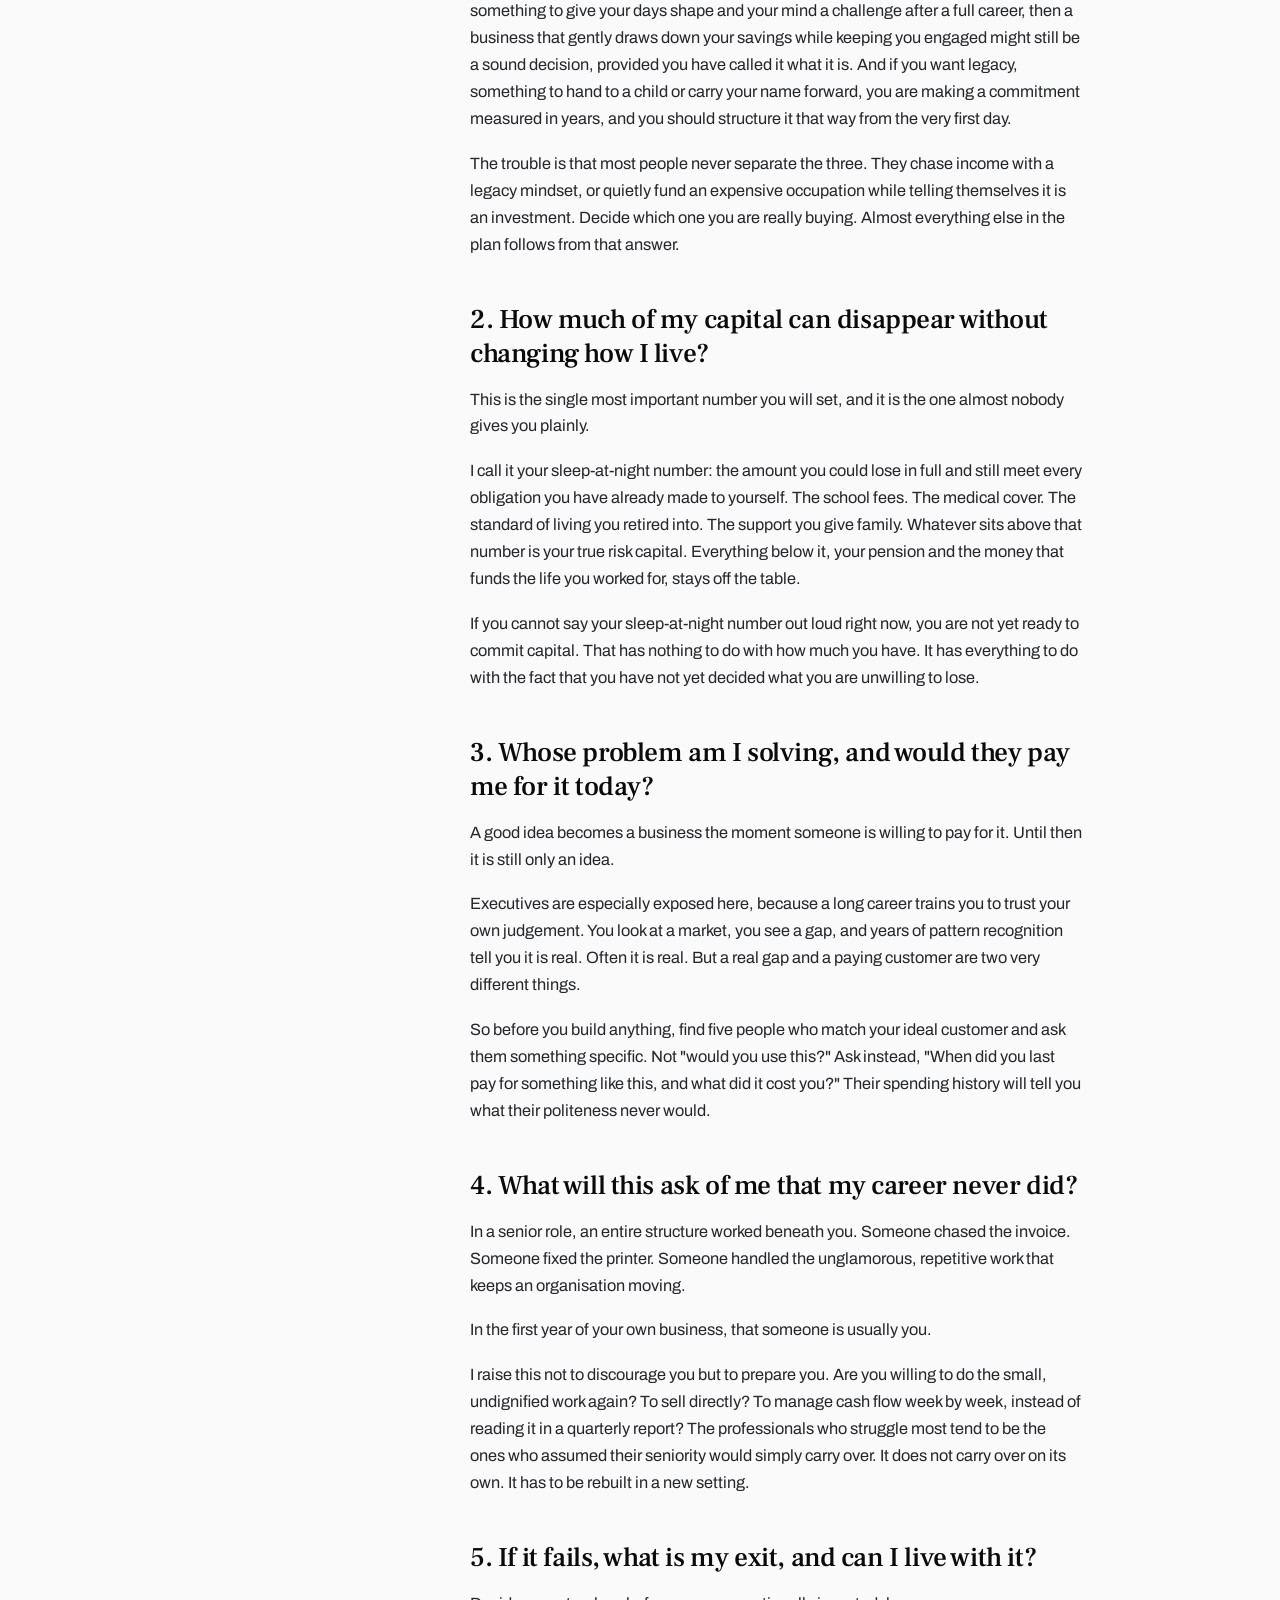
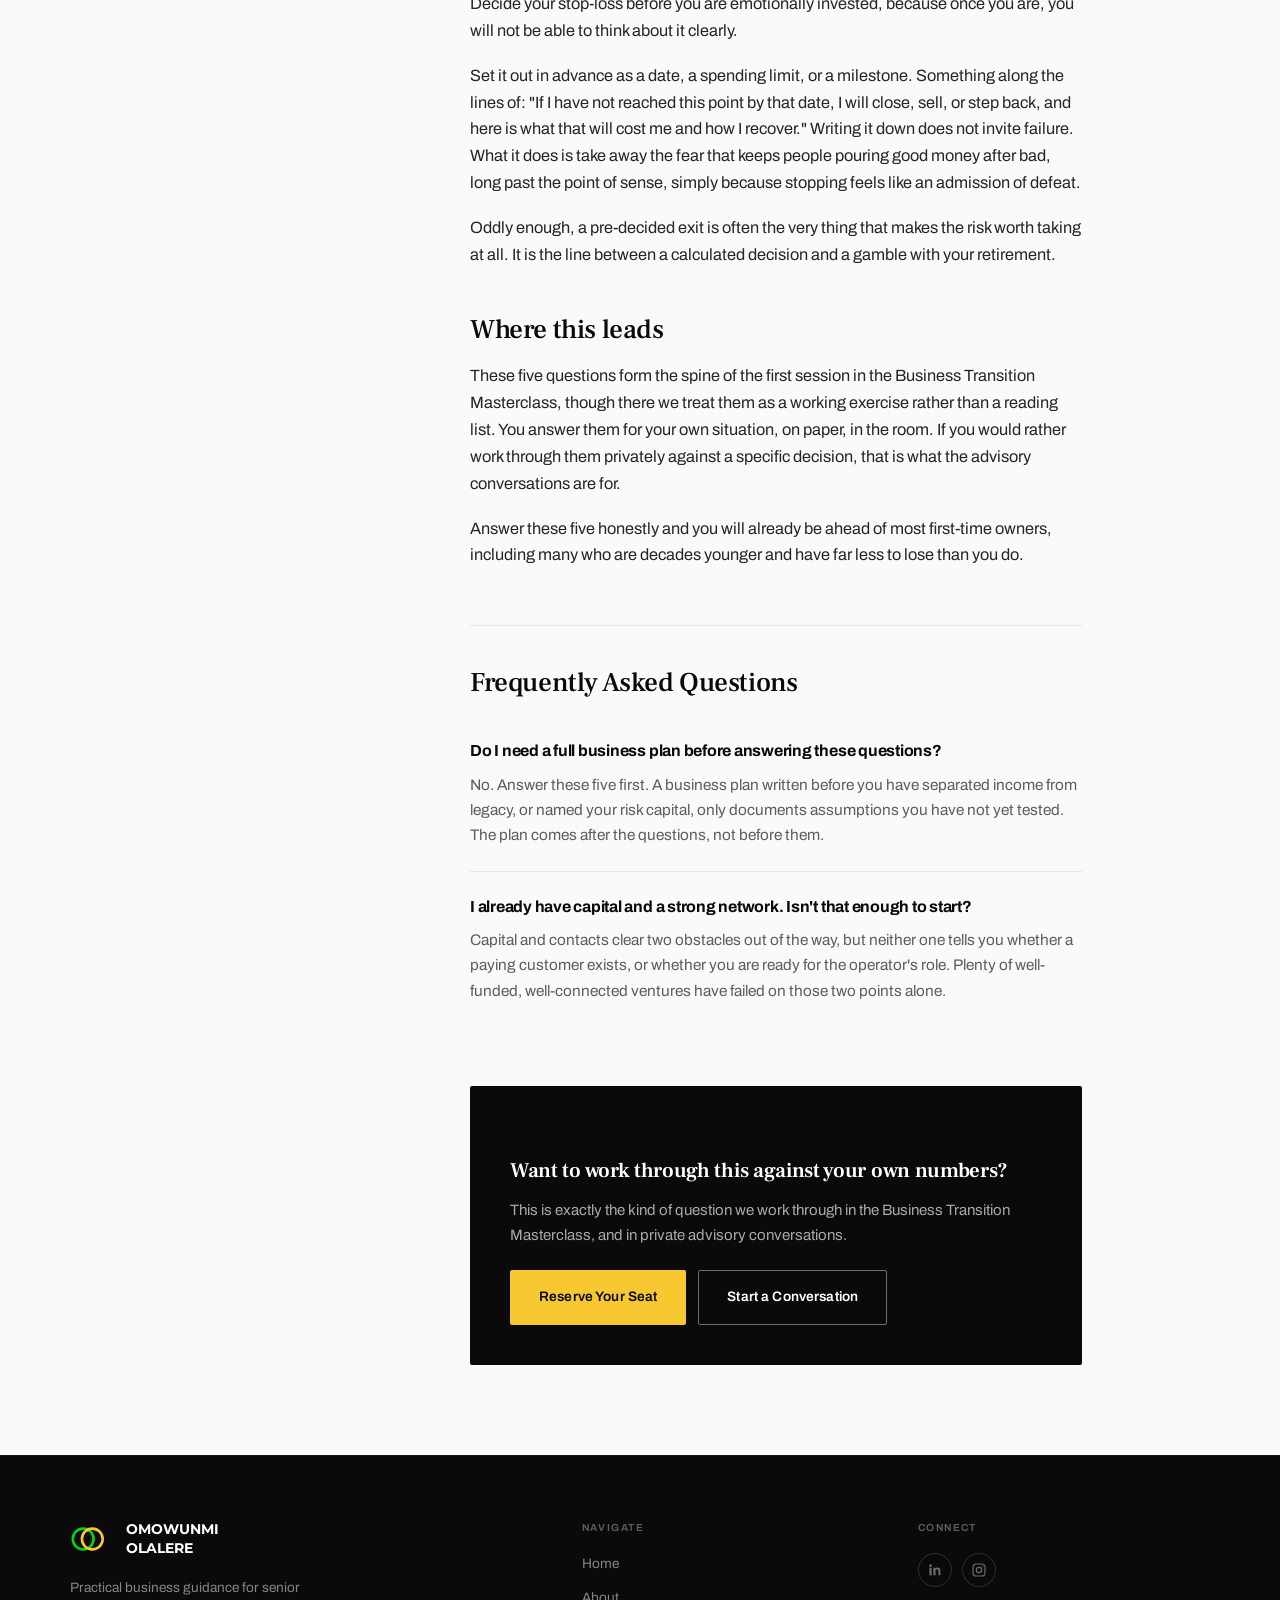
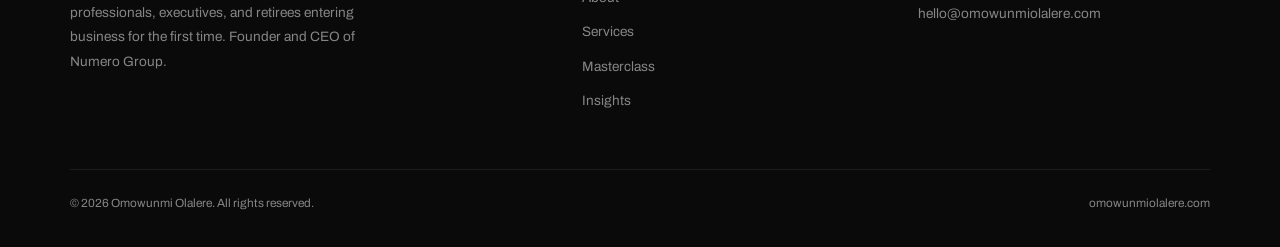
<file: insights/questions-before-starting-a-business.html>
<!DOCTYPE html>
<html lang="en">
<head>
<meta charset="UTF-8">
<meta name="viewport" content="width=device-width, initial-scale=1.0">
<title>5 Questions to Answer Before Starting a Business After a Career</title>
<meta name="description" content="Before you register a company or spend a naira, these five questions tell a senior professional whether they are ready to start a business, and what to do if they are not yet.">
<link rel="preconnect" href="https://fonts.googleapis.com">
<link rel="preconnect" href="https://fonts.gstatic.com" crossorigin>
<link href="https://fonts.googleapis.com/css2?family=Frank+Ruhl+Libre:ital,wght@0,300;0,400;0,500;0,700;0,900;1,400;1,500&family=Archivo:ital,wght@0,400;0,500;0,600;0,700;1,400&family=Montserrat:wght@700;800&display=swap" rel="stylesheet">
<link rel="stylesheet" href="article.css">
</head>
<body>

<nav>
  <div class="nav-inner">
    <a class="brand" href="../index.html">
      <svg class="rings" viewBox="0 0 64 40" xmlns="http://www.w3.org/2000/svg" aria-hidden="true"><circle cx="20" cy="20" r="16" fill="none" stroke="#00D21A" stroke-width="4"/><circle cx="34" cy="20" r="16" fill="none" stroke="#F8C833" stroke-width="4"/></svg>
      <span class="brand-word">Omowunmi<br>Olalere</span>
    </a>
    <div class="nav-links" id="navLinks">
      <a href="../index.html">Home</a>
      <a href="../about.html">About</a>
      <a href="../index.html#services">Services</a>
      <a href="../masterclass.html">Masterclass</a>
      <a href="../insights.html" class="active">Insights</a>
      <a href="../index.html#contact">Contact</a>
      <a href="../masterclass.html#register" class="nav-cta">Reserve Your Seat</a>
    </div>
    <button class="nav-toggle" id="navToggle" aria-label="Menu"><span></span><span></span><span></span></button>
  </div>
</nav>

<article class="art-page">
  <header class="art-hero">
    <div class="wrap">
      <a class="back-link" href="../insights.html">&larr; Back to Insights</a>
      <span class="kicker">Starting Out</span>
      <h1>The 5 Questions Every Executive Must Answer Before Starting a Business</h1>
      <p class="dek">Before you register a company or spend a naira, these five questions tell a senior professional whether they are ready to start a business, and what to do if they are not yet.</p>
      <div class="byline-row">
      <div class="byline">
        <span class="byline-mark"><svg class="rings" viewBox="0 0 64 40" xmlns="http://www.w3.org/2000/svg" aria-hidden="true"><circle cx="20" cy="20" r="16" fill="none" stroke="#00D21A" stroke-width="4"/><circle cx="34" cy="20" r="16" fill="none" stroke="#F8C833" stroke-width="4"/></svg></span>
        <span>By <b>Dr. Omowunmi Olalere</b>, Founder &amp; CEO, Numero Group</span>
      </div>
        <div class="share-row">
          <span class="share-label">Share</span>
          <a class="share-btn" id="shareLinkedIn" href="#" target="_blank" rel="noopener" aria-label="Share on LinkedIn"><svg viewBox="0 0 24 24" fill="currentColor"><path d="M6.94 8.5H3.56V20h3.38V8.5zM5.25 3.5a2 2 0 100 4 2 2 0 000-4zM20.44 20h-3.37v-5.9c0-1.4-.03-3.2-1.95-3.2-1.96 0-2.26 1.53-2.26 3.1V20h-3.37V8.5h3.24v1.57h.05c.45-.85 1.55-1.75 3.2-1.75 3.42 0 4.06 2.25 4.06 5.17V20z"/></svg></a>
          <a class="share-btn" id="shareX" href="#" target="_blank" rel="noopener" aria-label="Share on X"><svg viewBox="0 0 24 24" fill="currentColor"><path d="M18.244 2.25h3.308l-7.227 8.26 8.502 11.24H16.17l-5.214-6.817L4.99 21.75H1.68l7.73-8.835L1.254 2.25H8.08l4.713 6.231zm-1.161 17.52h1.833L7.084 4.126H5.117z"/></svg></a>
          <button class="share-btn" id="shareCopy" type="button" aria-label="Copy link"><svg viewBox="0 0 24 24" fill="none" stroke="currentColor" stroke-width="2" stroke-linecap="round" stroke-linejoin="round"><path d="M10 13a5 5 0 0 0 7.07 0l3-3a5 5 0 0 0-7.07-7.07l-1.72 1.71"/><path d="M14 11a5 5 0 0 0-7.07 0l-3 3a5 5 0 0 0 7.07 7.07l1.71-1.71"/></svg></button>
        </div>
      </div>
      <div class="art-hero-photo"><img src="../images/articles/compass.jpg" alt="A brass compass on a dark desk, lit by a single warm light"></div>
    </div>
  </header>

  <div class="wrap art-body">
    <div class="toc">
      <div class="toc-title">In This Article</div>
      <ol>
      <li><a href="#1-what-am-i-actually-buying-income-occupation-or-legacy">1. What am I actually buying: income, occupation, or legacy?</a></li>
      <li><a href="#2-how-much-of-my-capital-can-disappear-without-changing-how-i-live">2. How much of my capital can disappear without changing how I live?</a></li>
      <li><a href="#3-whose-problem-am-i-solving-and-would-they-pay-me-for-it-today">3. Whose problem am I solving, and would they pay me for it today?</a></li>
      <li><a href="#4-what-will-this-ask-of-me-that-my-career-never-did">4. What will this ask of me that my career never did?</a></li>
      <li><a href="#5-if-it-fails-what-is-my-exit-and-can-i-live-with-it">5. If it fails, what is my exit, and can I live with it?</a></li>
      <li><a href="#where-this-leads">Where this leads</a></li>
      <li><a href="#frequently-asked-questions">Frequently Asked Questions</a></li>
      </ol>
    </div>

    <div class="art-content">
    <p>Before you register a company or spend a single naira, there are five questions worth sitting with.</p>
    <p>You have spent decades being decisive. You made calls that moved budgets, teams, sometimes whole divisions. So when the idea of your own business finally arrives, the instinct is to move: register the name, find premises, tell people it is happening.</p>
    <p>Try to resist that instinct for a week.</p>
    <p>In my experience, the most expensive mistakes are rarely made by people who lacked capital or contacts. They are made by capable, accomplished people who moved before they had answered these five questions honestly. Answer them first. If you can, you are already further along than most people who start. If you cannot, you have just saved yourself money, time, and a quiet disappointment.</p>
    <h2 id="1-what-am-i-actually-buying-income-occupation-or-legacy">1. What am I actually buying: income, occupation, or legacy?</h2>
    <p>These are three different businesses, even when they look identical on paper.</p>
    <p>If you want income, you are building an asset that has to throw off cash reliably, and the model you choose matters far more than how much you love it. If you want occupation, something to give your days shape and your mind a challenge after a full career, then a business that gently draws down your savings while keeping you engaged might still be a sound decision, provided you have called it what it is. And if you want legacy, something to hand to a child or carry your name forward, you are making a commitment measured in years, and you should structure it that way from the very first day.</p>
    <p>The trouble is that most people never separate the three. They chase income with a legacy mindset, or quietly fund an expensive occupation while telling themselves it is an investment. Decide which one you are really buying. Almost everything else in the plan follows from that answer.</p>
    <h2 id="2-how-much-of-my-capital-can-disappear-without-changing-how-i-live">2. How much of my capital can disappear without changing how I live?</h2>
    <p>This is the single most important number you will set, and it is the one almost nobody gives you plainly.</p>
    <p>I call it your sleep-at-night number: the amount you could lose in full and still meet every obligation you have already made to yourself. The school fees. The medical cover. The standard of living you retired into. The support you give family. Whatever sits above that number is your true risk capital. Everything below it, your pension and the money that funds the life you worked for, stays off the table.</p>
    <p>If you cannot say your sleep-at-night number out loud right now, you are not yet ready to commit capital. That has nothing to do with how much you have. It has everything to do with the fact that you have not yet decided what you are unwilling to lose.</p>
    <h2 id="3-whose-problem-am-i-solving-and-would-they-pay-me-for-it-today">3. Whose problem am I solving, and would they pay me for it today?</h2>
    <p>A good idea becomes a business the moment someone is willing to pay for it. Until then it is still only an idea.</p>
    <p>Executives are especially exposed here, because a long career trains you to trust your own judgement. You look at a market, you see a gap, and years of pattern recognition tell you it is real. Often it is real. But a real gap and a paying customer are two very different things.</p>
    <p>So before you build anything, find five people who match your ideal customer and ask them something specific. Not "would you use this?" Ask instead, "When did you last pay for something like this, and what did it cost you?" Their spending history will tell you what their politeness never would.</p>
    <h2 id="4-what-will-this-ask-of-me-that-my-career-never-did">4. What will this ask of me that my career never did?</h2>
    <p>In a senior role, an entire structure worked beneath you. Someone chased the invoice. Someone fixed the printer. Someone handled the unglamorous, repetitive work that keeps an organisation moving.</p>
    <p>In the first year of your own business, that someone is usually you.</p>
    <p>I raise this not to discourage you but to prepare you. Are you willing to do the small, undignified work again? To sell directly? To manage cash flow week by week, instead of reading it in a quarterly report? The professionals who struggle most tend to be the ones who assumed their seniority would simply carry over. It does not carry over on its own. It has to be rebuilt in a new setting.</p>
    <h2 id="5-if-it-fails-what-is-my-exit-and-can-i-live-with-it">5. If it fails, what is my exit, and can I live with it?</h2>
    <p>Decide your stop-loss before you are emotionally invested, because once you are, you will not be able to think about it clearly.</p>
    <p>Set it out in advance as a date, a spending limit, or a milestone. Something along the lines of: "If I have not reached this point by that date, I will close, sell, or step back, and here is what that will cost me and how I recover." Writing it down does not invite failure. What it does is take away the fear that keeps people pouring good money after bad, long past the point of sense, simply because stopping feels like an admission of defeat.</p>
    <p>Oddly enough, a pre-decided exit is often the very thing that makes the risk worth taking at all. It is the line between a calculated decision and a gamble with your retirement.</p>
    <h2 id="where-this-leads">Where this leads</h2>
    <p>These five questions form the spine of the first session in the Business Transition Masterclass, though there we treat them as a working exercise rather than a reading list. You answer them for your own situation, on paper, in the room. If you would rather work through them privately against a specific decision, that is what the advisory conversations are for.</p>
    <p>Answer these five honestly and you will already be ahead of most first-time owners, including many who are decades younger and have far less to lose than you do.</p>

    <div class="art-faq">
    <h2 id="frequently-asked-questions">Frequently Asked Questions</h2>
      <div class="faq-item"><h3>Do I need a full business plan before answering these questions?</h3><p>No. Answer these five first. A business plan written before you have separated income from legacy, or named your risk capital, only documents assumptions you have not yet tested. The plan comes after the questions, not before them.</p></div>
      <div class="faq-item"><h3>I already have capital and a strong network. Isn't that enough to start?</h3><p>Capital and contacts clear two obstacles out of the way, but neither one tells you whether a paying customer exists, or whether you are ready for the operator's role. Plenty of well-funded, well-connected ventures have failed on those two points alone.</p></div>
    </div>

    <div class="art-cta">
      <h3>Want to work through this against your own numbers?</h3>
      <p>This is exactly the kind of question we work through in the Business Transition Masterclass, and in private advisory conversations.</p>
      <div class="art-cta-btns">
        <a class="btn btn-solid" href="../masterclass.html#register">Reserve Your Seat</a>
        <a class="btn btn-outline" href="mailto:info@omowunmiolalere.com">Start a Conversation</a>
      </div>
    </div>
    </div>
  </div>
</article>

<footer>
  <div class="wrap">
    <div class="footer-grid">
      <div>
        <div class="footer-brand">
          <svg class="rings" viewBox="0 0 64 40" xmlns="http://www.w3.org/2000/svg" aria-hidden="true"><circle cx="20" cy="20" r="16" fill="none" stroke="#00D21A" stroke-width="4"/><circle cx="34" cy="20" r="16" fill="none" stroke="#F8C833" stroke-width="4"/></svg>
          <span class="footer-word">Omowunmi<br>Olalere</span>
        </div>
        <p class="footer-tag">Practical business guidance for senior professionals, executives, and retirees entering business for the first time. Founder and CEO of Numero Group.</p>
      </div>
      <div class="fc">
        <h4>Navigate</h4>
        <a href="../index.html">Home</a>
        <a href="../about.html">About</a>
        <a href="../index.html#services">Services</a>
        <a href="../masterclass.html">Masterclass</a>
        <a href="../insights.html">Insights</a>
      </div>
      <div class="fc">
        <h4>Connect</h4>
        <div class="social">
          <a class="soc" href="https://ng.linkedin.com/in/omowunmi-kafilat-olalere-608203123" target="_blank" rel="noopener" aria-label="LinkedIn"><svg viewBox="0 0 24 24" fill="currentColor"><path d="M6.94 8.5H3.56V20h3.38V8.5zM5.25 3.5a2 2 0 100 4 2 2 0 000-4zM20.44 20h-3.37v-5.9c0-1.4-.03-3.2-1.95-3.2-1.96 0-2.26 1.53-2.26 3.1V20h-3.37V8.5h3.24v1.57h.05c.45-.85 1.55-1.75 3.2-1.75 3.42 0 4.06 2.25 4.06 5.17V20z"/></svg></a>
          <a class="soc" href="https://www.instagram.com/omowunmi_ko/" target="_blank" rel="noopener" aria-label="Instagram"><svg viewBox="0 0 24 24" fill="none" stroke="currentColor" stroke-width="1.8"><rect x="3" y="3" width="18" height="18" rx="5"/><circle cx="12" cy="12" r="4"/><circle cx="17.3" cy="6.7" r="0.9" fill="currentColor" stroke="none"/></svg></a>
        </div>
        <a href="mailto:hello@omowunmiolalere.com" style="margin-top:16px">hello@omowunmiolalere.com</a>
      </div>
    </div>
    <div class="footer-bottom">
      <span>&copy; 2026 Omowunmi Olalere. All rights reserved.</span>
      <span>omowunmiolalere.com</span>
    </div>
  </div>
</footer>

<script>
  document.getElementById('navToggle').addEventListener('click', function () {
    document.getElementById('navLinks').classList.toggle('open');
  });

  /* ---------- Share buttons ---------- */
  (function () {
    var pageUrl = window.location.href;
    var pageTitle = document.title;
    var li = document.getElementById('shareLinkedIn');
    var x = document.getElementById('shareX');
    var copy = document.getElementById('shareCopy');
    if (li) li.href = 'https://www.linkedin.com/sharing/share-offsite/?url=' + encodeURIComponent(pageUrl);
    if (x) x.href = 'https://twitter.com/intent/tweet?url=' + encodeURIComponent(pageUrl) + '&text=' + encodeURIComponent(pageTitle);
    if (copy) {
      var originalHTML = copy.innerHTML;
      copy.addEventListener('click', function () {
        navigator.clipboard.writeText(pageUrl).then(function () {
          copy.classList.add('copied');
          copy.innerHTML = '<svg viewBox="0 0 24 24" fill="none" stroke="currentColor" stroke-width="2.5" stroke-linecap="round" stroke-linejoin="round"><path d="M20 6L9 17l-5-5"/></svg>';
          setTimeout(function () {
            copy.classList.remove('copied');
            copy.innerHTML = originalHTML;
          }, 1800);
        });
      });
    }
  })();

  /* ---------- Active TOC section tracking (sticky sidebar on wide screens) ---------- */
  (function () {
    var tocLinks = document.querySelectorAll('.toc a');
    if (!tocLinks.length) return;
    var targets = Array.prototype.map.call(tocLinks, function (a) {
      return document.getElementById(a.getAttribute('href').slice(1));
    });
    var io = new IntersectionObserver(function (entries) {
      entries.forEach(function (entry) {
        var idx = targets.indexOf(entry.target);
        if (idx === -1) return;
        if (entry.isIntersecting) {
          tocLinks.forEach(function (l) { l.classList.remove('active'); });
          tocLinks[idx].classList.add('active');
        }
      });
    }, { rootMargin: '-15% 0px -70% 0px' });
    targets.forEach(function (t) { if (t) io.observe(t); });
  })();
</script>
</body>
</html>
</file>
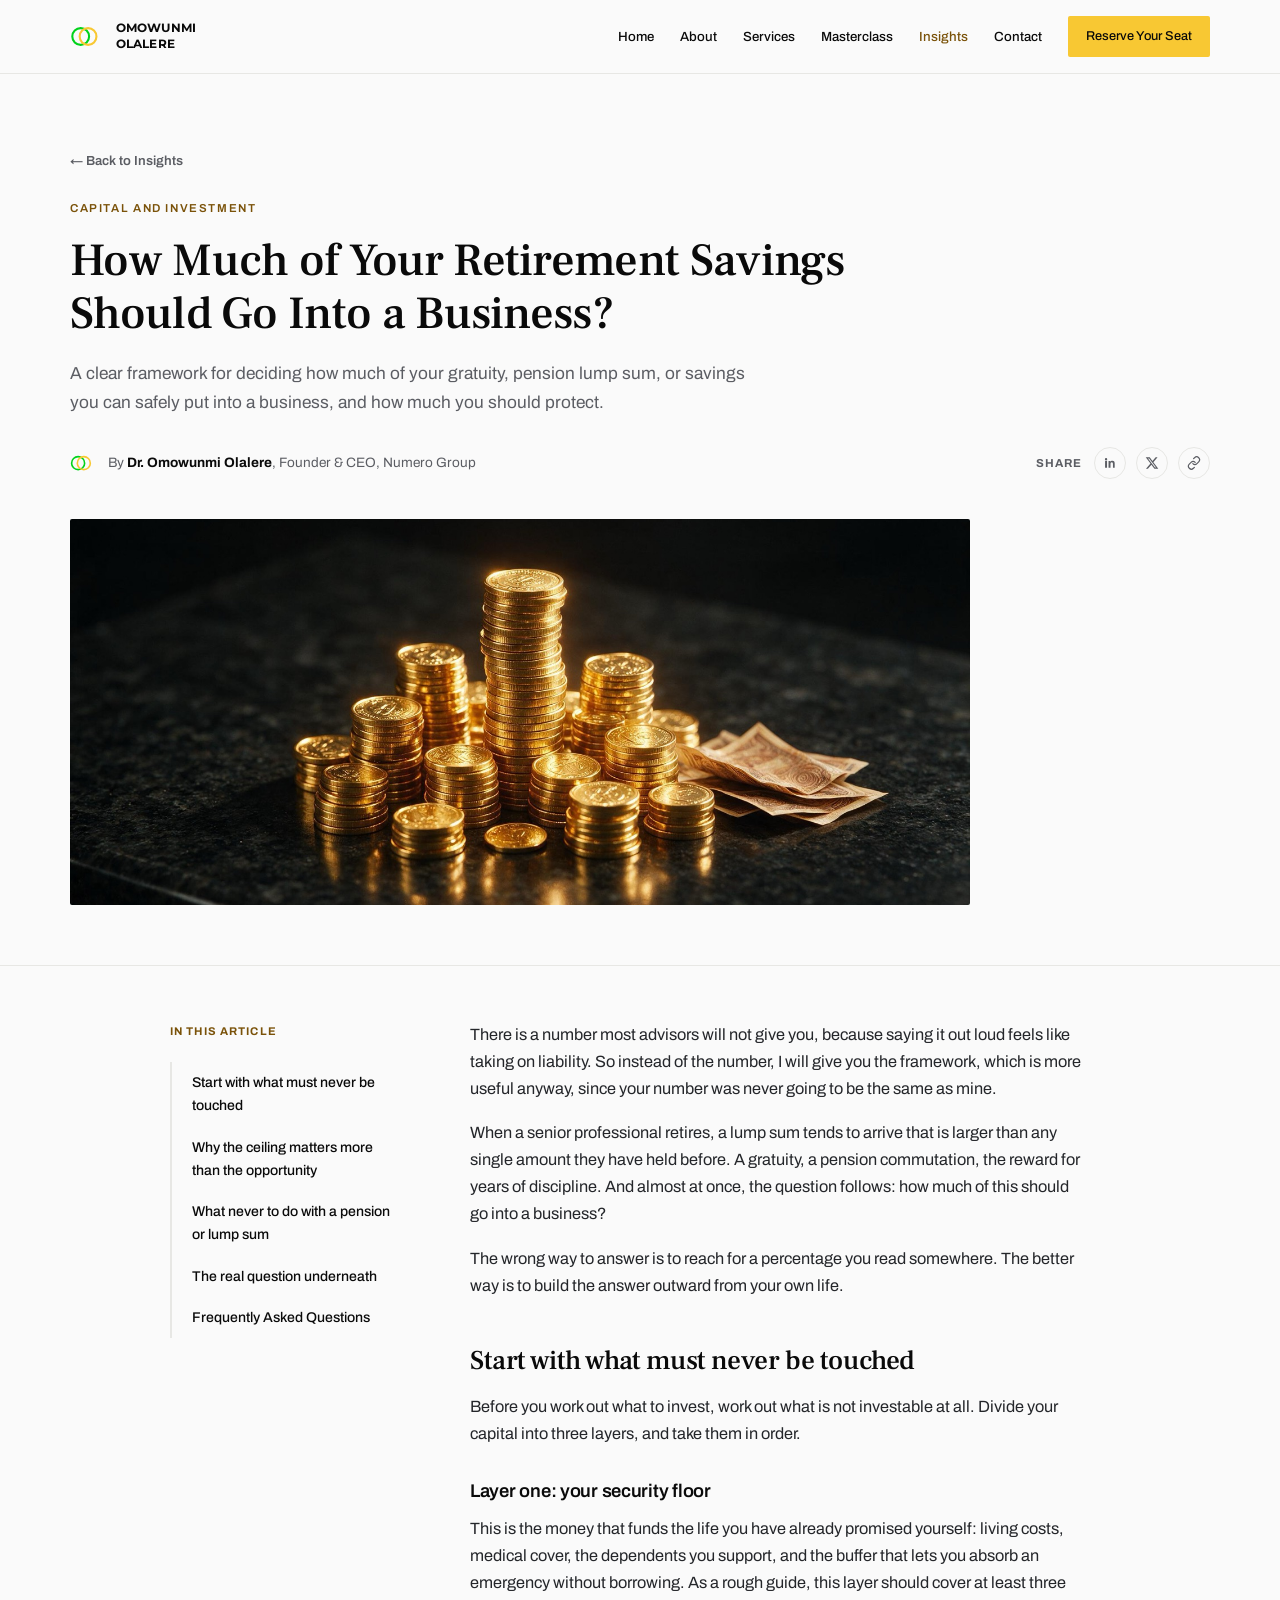
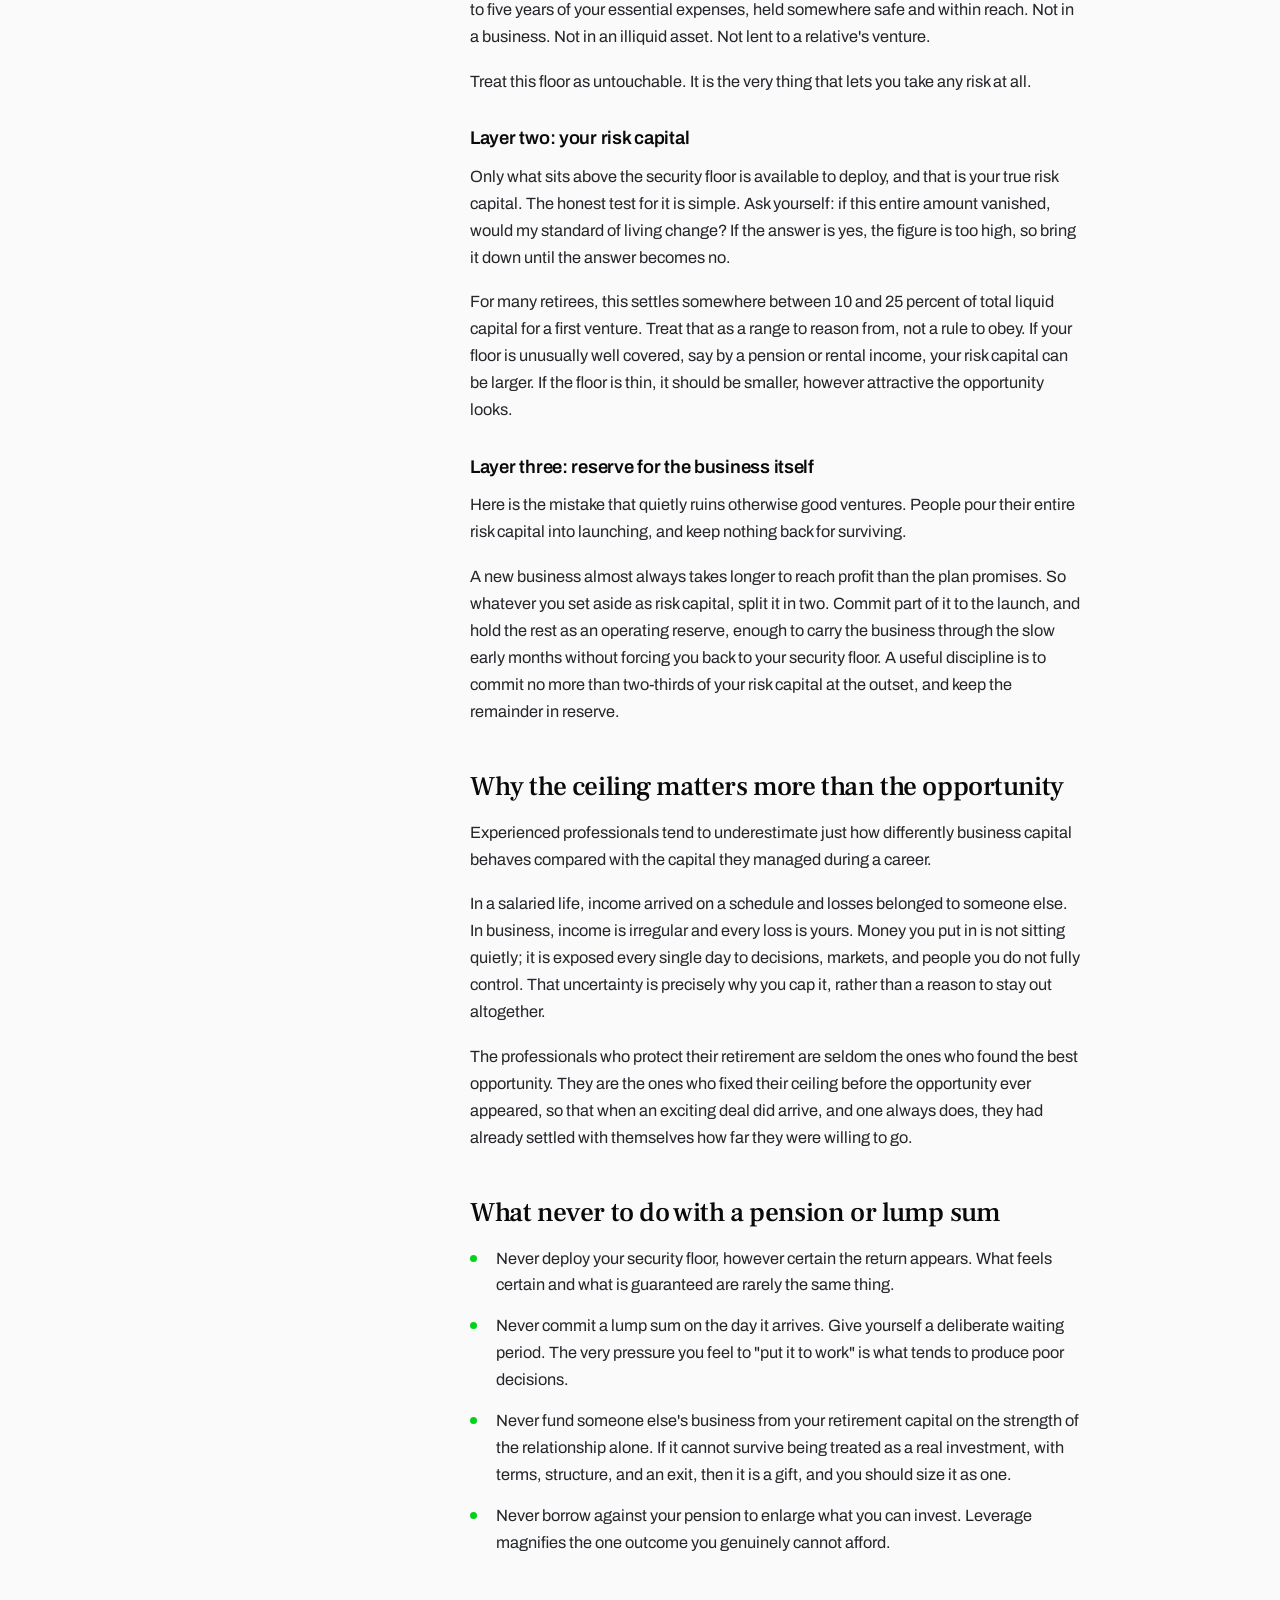
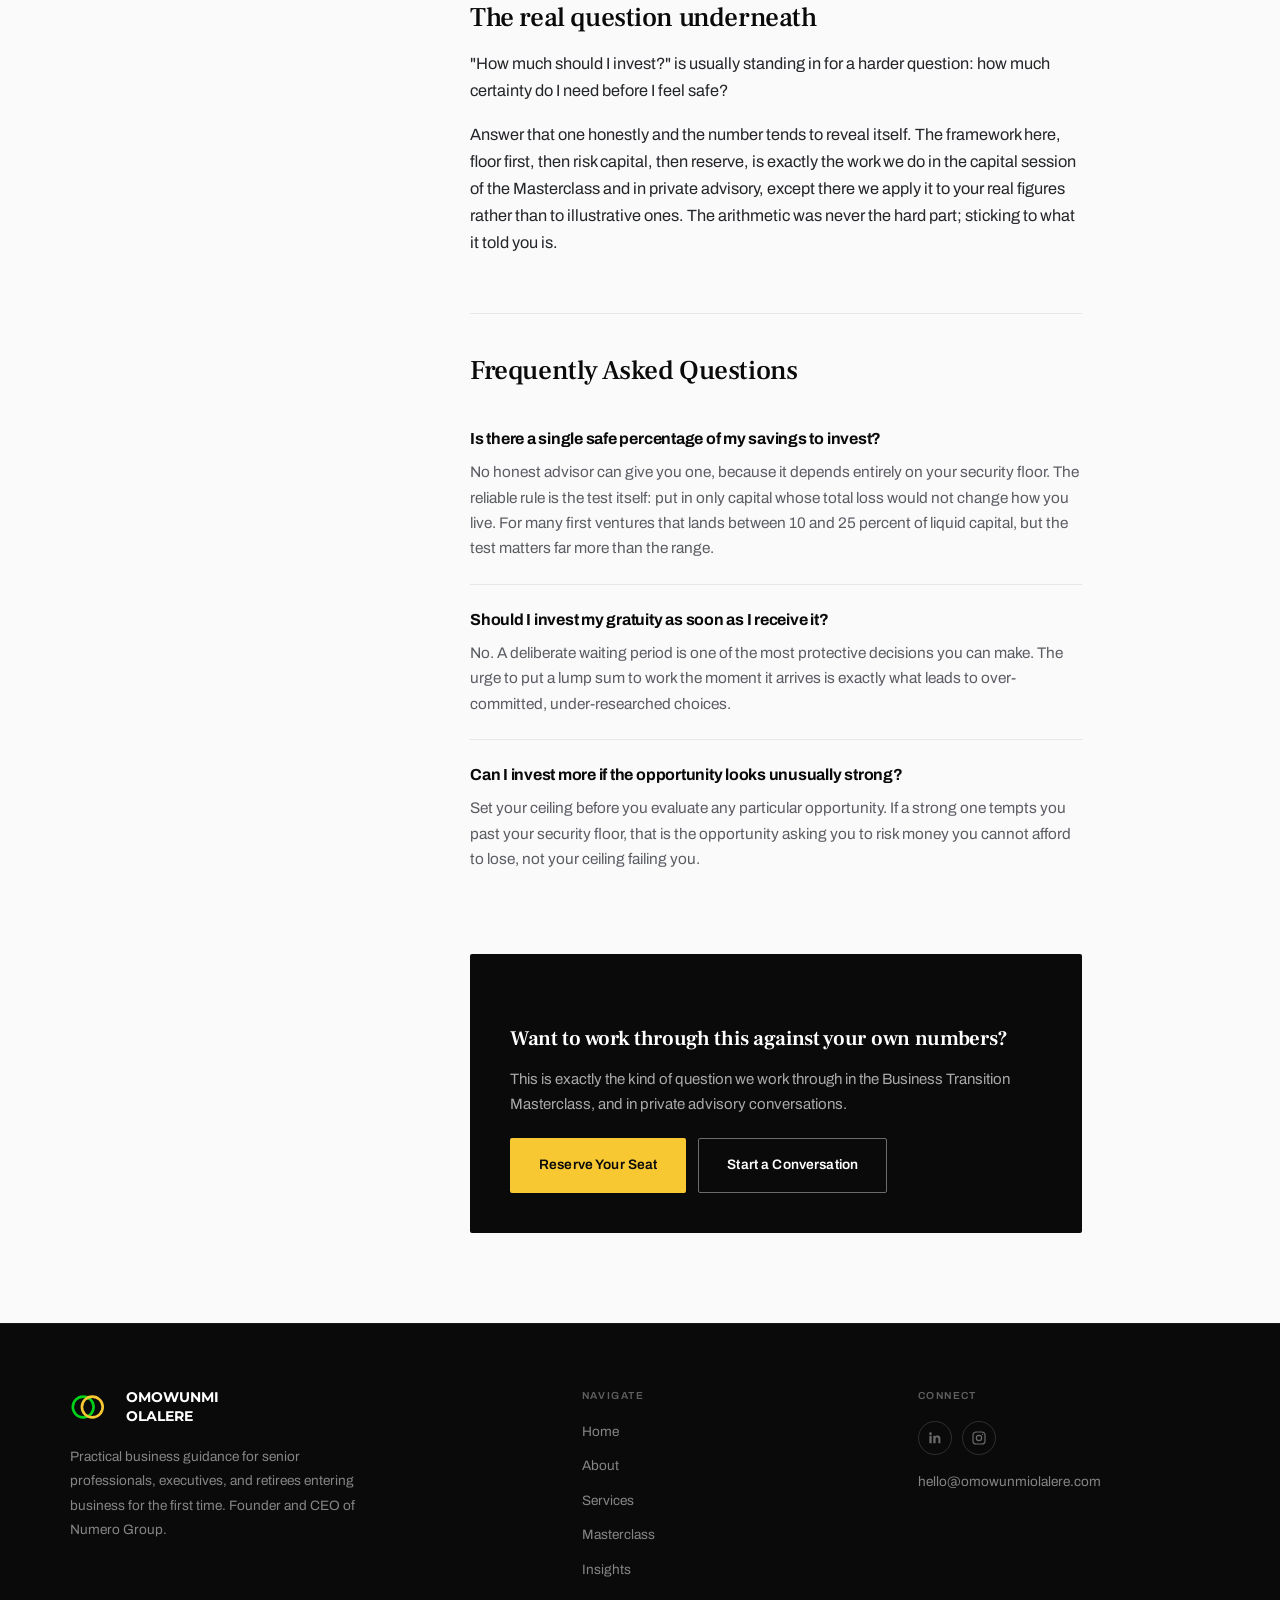
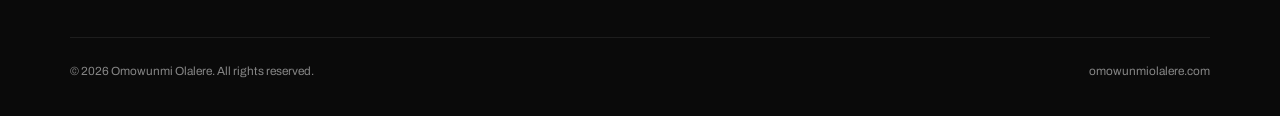
<file: insights/retirement-savings-into-business.html>
<!DOCTYPE html>
<html lang="en">
<head>
<meta charset="UTF-8">
<meta name="viewport" content="width=device-width, initial-scale=1.0">
<title>How Much of Your Retirement Savings Should You Invest in a Business?</title>
<meta name="description" content="A clear framework for deciding how much of your gratuity, pension lump sum, or savings you can safely put into a business, and how much you should protect.">
<link rel="preconnect" href="https://fonts.googleapis.com">
<link rel="preconnect" href="https://fonts.gstatic.com" crossorigin>
<link href="https://fonts.googleapis.com/css2?family=Frank+Ruhl+Libre:ital,wght@0,300;0,400;0,500;0,700;0,900;1,400;1,500&family=Archivo:ital,wght@0,400;0,500;0,600;0,700;1,400&family=Montserrat:wght@700;800&display=swap" rel="stylesheet">
<link rel="stylesheet" href="article.css">
</head>
<body>

<nav>
  <div class="nav-inner">
    <a class="brand" href="../index.html">
      <svg class="rings" viewBox="0 0 64 40" xmlns="http://www.w3.org/2000/svg" aria-hidden="true"><circle cx="20" cy="20" r="16" fill="none" stroke="#00D21A" stroke-width="4"/><circle cx="34" cy="20" r="16" fill="none" stroke="#F8C833" stroke-width="4"/></svg>
      <span class="brand-word">Omowunmi<br>Olalere</span>
    </a>
    <div class="nav-links" id="navLinks">
      <a href="../index.html">Home</a>
      <a href="../about.html">About</a>
      <a href="../index.html#services">Services</a>
      <a href="../masterclass.html">Masterclass</a>
      <a href="../insights.html" class="active">Insights</a>
      <a href="../index.html#contact">Contact</a>
      <a href="../masterclass.html#register" class="nav-cta">Reserve Your Seat</a>
    </div>
    <button class="nav-toggle" id="navToggle" aria-label="Menu"><span></span><span></span><span></span></button>
  </div>
</nav>

<article class="art-page">
  <header class="art-hero">
    <div class="wrap">
      <a class="back-link" href="../insights.html">&larr; Back to Insights</a>
      <span class="kicker">Capital and Investment</span>
      <h1>How Much of Your Retirement Savings Should Go Into a Business?</h1>
      <p class="dek">A clear framework for deciding how much of your gratuity, pension lump sum, or savings you can safely put into a business, and how much you should protect.</p>
      <div class="byline-row">
      <div class="byline">
        <span class="byline-mark"><svg class="rings" viewBox="0 0 64 40" xmlns="http://www.w3.org/2000/svg" aria-hidden="true"><circle cx="20" cy="20" r="16" fill="none" stroke="#00D21A" stroke-width="4"/><circle cx="34" cy="20" r="16" fill="none" stroke="#F8C833" stroke-width="4"/></svg></span>
        <span>By <b>Dr. Omowunmi Olalere</b>, Founder &amp; CEO, Numero Group</span>
      </div>
        <div class="share-row">
          <span class="share-label">Share</span>
          <a class="share-btn" id="shareLinkedIn" href="#" target="_blank" rel="noopener" aria-label="Share on LinkedIn"><svg viewBox="0 0 24 24" fill="currentColor"><path d="M6.94 8.5H3.56V20h3.38V8.5zM5.25 3.5a2 2 0 100 4 2 2 0 000-4zM20.44 20h-3.37v-5.9c0-1.4-.03-3.2-1.95-3.2-1.96 0-2.26 1.53-2.26 3.1V20h-3.37V8.5h3.24v1.57h.05c.45-.85 1.55-1.75 3.2-1.75 3.42 0 4.06 2.25 4.06 5.17V20z"/></svg></a>
          <a class="share-btn" id="shareX" href="#" target="_blank" rel="noopener" aria-label="Share on X"><svg viewBox="0 0 24 24" fill="currentColor"><path d="M18.244 2.25h3.308l-7.227 8.26 8.502 11.24H16.17l-5.214-6.817L4.99 21.75H1.68l7.73-8.835L1.254 2.25H8.08l4.713 6.231zm-1.161 17.52h1.833L7.084 4.126H5.117z"/></svg></a>
          <button class="share-btn" id="shareCopy" type="button" aria-label="Copy link"><svg viewBox="0 0 24 24" fill="none" stroke="currentColor" stroke-width="2" stroke-linecap="round" stroke-linejoin="round"><path d="M10 13a5 5 0 0 0 7.07 0l3-3a5 5 0 0 0-7.07-7.07l-1.72 1.71"/><path d="M14 11a5 5 0 0 0-7.07 0l-3 3a5 5 0 0 0 7.07 7.07l1.71-1.71"/></svg></button>
        </div>
      </div>
      <div class="art-hero-photo"><img src="../images/articles/coins.jpg" alt="Stacked gold coins on a dark surface"></div>
    </div>
  </header>

  <div class="wrap art-body">
    <div class="toc">
      <div class="toc-title">In This Article</div>
      <ol>
      <li><a href="#start-with-what-must-never-be-touched">Start with what must never be touched</a></li>
      <li><a href="#why-the-ceiling-matters-more-than-the-opportunity">Why the ceiling matters more than the opportunity</a></li>
      <li><a href="#what-never-to-do-with-a-pension-or-lump-sum">What never to do with a pension or lump sum</a></li>
      <li><a href="#the-real-question-underneath">The real question underneath</a></li>
      <li><a href="#frequently-asked-questions">Frequently Asked Questions</a></li>
      </ol>
    </div>

    <div class="art-content">
    <p>There is a number most advisors will not give you, because saying it out loud feels like taking on liability. So instead of the number, I will give you the framework, which is more useful anyway, since your number was never going to be the same as mine.</p>
    <p>When a senior professional retires, a lump sum tends to arrive that is larger than any single amount they have held before. A gratuity, a pension commutation, the reward for years of discipline. And almost at once, the question follows: how much of this should go into a business?</p>
    <p>The wrong way to answer is to reach for a percentage you read somewhere. The better way is to build the answer outward from your own life.</p>
    <h2 id="start-with-what-must-never-be-touched">Start with what must never be touched</h2>
    <p>Before you work out what to invest, work out what is not investable at all. Divide your capital into three layers, and take them in order.</p>
    <h3>Layer one: your security floor</h3>
    <p>This is the money that funds the life you have already promised yourself: living costs, medical cover, the dependents you support, and the buffer that lets you absorb an emergency without borrowing. As a rough guide, this layer should cover at least three to five years of your essential expenses, held somewhere safe and within reach. Not in a business. Not in an illiquid asset. Not lent to a relative's venture.</p>
    <p>Treat this floor as untouchable. It is the very thing that lets you take any risk at all.</p>
    <h3>Layer two: your risk capital</h3>
    <p>Only what sits above the security floor is available to deploy, and that is your true risk capital. The honest test for it is simple. Ask yourself: if this entire amount vanished, would my standard of living change? If the answer is yes, the figure is too high, so bring it down until the answer becomes no.</p>
    <p>For many retirees, this settles somewhere between 10 and 25 percent of total liquid capital for a first venture. Treat that as a range to reason from, not a rule to obey. If your floor is unusually well covered, say by a pension or rental income, your risk capital can be larger. If the floor is thin, it should be smaller, however attractive the opportunity looks.</p>
    <h3>Layer three: reserve for the business itself</h3>
    <p>Here is the mistake that quietly ruins otherwise good ventures. People pour their entire risk capital into launching, and keep nothing back for surviving.</p>
    <p>A new business almost always takes longer to reach profit than the plan promises. So whatever you set aside as risk capital, split it in two. Commit part of it to the launch, and hold the rest as an operating reserve, enough to carry the business through the slow early months without forcing you back to your security floor. A useful discipline is to commit no more than two-thirds of your risk capital at the outset, and keep the remainder in reserve.</p>
    <h2 id="why-the-ceiling-matters-more-than-the-opportunity">Why the ceiling matters more than the opportunity</h2>
    <p>Experienced professionals tend to underestimate just how differently business capital behaves compared with the capital they managed during a career.</p>
    <p>In a salaried life, income arrived on a schedule and losses belonged to someone else. In business, income is irregular and every loss is yours. Money you put in is not sitting quietly; it is exposed every single day to decisions, markets, and people you do not fully control. That uncertainty is precisely why you cap it, rather than a reason to stay out altogether.</p>
    <p>The professionals who protect their retirement are seldom the ones who found the best opportunity. They are the ones who fixed their ceiling before the opportunity ever appeared, so that when an exciting deal did arrive, and one always does, they had already settled with themselves how far they were willing to go.</p>
    <h2 id="what-never-to-do-with-a-pension-or-lump-sum">What never to do with a pension or lump sum</h2>
    <ul class="art-list">
      <li>Never deploy your security floor, however certain the return appears. What feels certain and what is guaranteed are rarely the same thing.</li>
      <li>Never commit a lump sum on the day it arrives. Give yourself a deliberate waiting period. The very pressure you feel to "put it to work" is what tends to produce poor decisions.</li>
      <li>Never fund someone else's business from your retirement capital on the strength of the relationship alone. If it cannot survive being treated as a real investment, with terms, structure, and an exit, then it is a gift, and you should size it as one.</li>
      <li>Never borrow against your pension to enlarge what you can invest. Leverage magnifies the one outcome you genuinely cannot afford.</li>
    </ul>
    <h2 id="the-real-question-underneath">The real question underneath</h2>
    <p>"How much should I invest?" is usually standing in for a harder question: how much certainty do I need before I feel safe?</p>
    <p>Answer that one honestly and the number tends to reveal itself. The framework here, floor first, then risk capital, then reserve, is exactly the work we do in the capital session of the Masterclass and in private advisory, except there we apply it to your real figures rather than to illustrative ones. The arithmetic was never the hard part; sticking to what it told you is.</p>

    <div class="art-faq">
    <h2 id="frequently-asked-questions">Frequently Asked Questions</h2>
      <div class="faq-item"><h3>Is there a single safe percentage of my savings to invest?</h3><p>No honest advisor can give you one, because it depends entirely on your security floor. The reliable rule is the test itself: put in only capital whose total loss would not change how you live. For many first ventures that lands between 10 and 25 percent of liquid capital, but the test matters far more than the range.</p></div>
      <div class="faq-item"><h3>Should I invest my gratuity as soon as I receive it?</h3><p>No. A deliberate waiting period is one of the most protective decisions you can make. The urge to put a lump sum to work the moment it arrives is exactly what leads to over-committed, under-researched choices.</p></div>
      <div class="faq-item"><h3>Can I invest more if the opportunity looks unusually strong?</h3><p>Set your ceiling before you evaluate any particular opportunity. If a strong one tempts you past your security floor, that is the opportunity asking you to risk money you cannot afford to lose, not your ceiling failing you.</p></div>
    </div>

    <div class="art-cta">
      <h3>Want to work through this against your own numbers?</h3>
      <p>This is exactly the kind of question we work through in the Business Transition Masterclass, and in private advisory conversations.</p>
      <div class="art-cta-btns">
        <a class="btn btn-solid" href="../masterclass.html#register">Reserve Your Seat</a>
        <a class="btn btn-outline" href="mailto:info@omowunmiolalere.com">Start a Conversation</a>
      </div>
    </div>
    </div>
  </div>
</article>

<footer>
  <div class="wrap">
    <div class="footer-grid">
      <div>
        <div class="footer-brand">
          <svg class="rings" viewBox="0 0 64 40" xmlns="http://www.w3.org/2000/svg" aria-hidden="true"><circle cx="20" cy="20" r="16" fill="none" stroke="#00D21A" stroke-width="4"/><circle cx="34" cy="20" r="16" fill="none" stroke="#F8C833" stroke-width="4"/></svg>
          <span class="footer-word">Omowunmi<br>Olalere</span>
        </div>
        <p class="footer-tag">Practical business guidance for senior professionals, executives, and retirees entering business for the first time. Founder and CEO of Numero Group.</p>
      </div>
      <div class="fc">
        <h4>Navigate</h4>
        <a href="../index.html">Home</a>
        <a href="../about.html">About</a>
        <a href="../index.html#services">Services</a>
        <a href="../masterclass.html">Masterclass</a>
        <a href="../insights.html">Insights</a>
      </div>
      <div class="fc">
        <h4>Connect</h4>
        <div class="social">
          <a class="soc" href="https://ng.linkedin.com/in/omowunmi-kafilat-olalere-608203123" target="_blank" rel="noopener" aria-label="LinkedIn"><svg viewBox="0 0 24 24" fill="currentColor"><path d="M6.94 8.5H3.56V20h3.38V8.5zM5.25 3.5a2 2 0 100 4 2 2 0 000-4zM20.44 20h-3.37v-5.9c0-1.4-.03-3.2-1.95-3.2-1.96 0-2.26 1.53-2.26 3.1V20h-3.37V8.5h3.24v1.57h.05c.45-.85 1.55-1.75 3.2-1.75 3.42 0 4.06 2.25 4.06 5.17V20z"/></svg></a>
          <a class="soc" href="https://www.instagram.com/omowunmi_ko/" target="_blank" rel="noopener" aria-label="Instagram"><svg viewBox="0 0 24 24" fill="none" stroke="currentColor" stroke-width="1.8"><rect x="3" y="3" width="18" height="18" rx="5"/><circle cx="12" cy="12" r="4"/><circle cx="17.3" cy="6.7" r="0.9" fill="currentColor" stroke="none"/></svg></a>
        </div>
        <a href="mailto:hello@omowunmiolalere.com" style="margin-top:16px">hello@omowunmiolalere.com</a>
      </div>
    </div>
    <div class="footer-bottom">
      <span>&copy; 2026 Omowunmi Olalere. All rights reserved.</span>
      <span>omowunmiolalere.com</span>
    </div>
  </div>
</footer>

<script>
  document.getElementById('navToggle').addEventListener('click', function () {
    document.getElementById('navLinks').classList.toggle('open');
  });

  /* ---------- Share buttons ---------- */
  (function () {
    var pageUrl = window.location.href;
    var pageTitle = document.title;
    var li = document.getElementById('shareLinkedIn');
    var x = document.getElementById('shareX');
    var copy = document.getElementById('shareCopy');
    if (li) li.href = 'https://www.linkedin.com/sharing/share-offsite/?url=' + encodeURIComponent(pageUrl);
    if (x) x.href = 'https://twitter.com/intent/tweet?url=' + encodeURIComponent(pageUrl) + '&text=' + encodeURIComponent(pageTitle);
    if (copy) {
      var originalHTML = copy.innerHTML;
      copy.addEventListener('click', function () {
        navigator.clipboard.writeText(pageUrl).then(function () {
          copy.classList.add('copied');
          copy.innerHTML = '<svg viewBox="0 0 24 24" fill="none" stroke="currentColor" stroke-width="2.5" stroke-linecap="round" stroke-linejoin="round"><path d="M20 6L9 17l-5-5"/></svg>';
          setTimeout(function () {
            copy.classList.remove('copied');
            copy.innerHTML = originalHTML;
          }, 1800);
        });
      });
    }
  })();

  /* ---------- Active TOC section tracking (sticky sidebar on wide screens) ---------- */
  (function () {
    var tocLinks = document.querySelectorAll('.toc a');
    if (!tocLinks.length) return;
    var targets = Array.prototype.map.call(tocLinks, function (a) {
      return document.getElementById(a.getAttribute('href').slice(1));
    });
    var io = new IntersectionObserver(function (entries) {
      entries.forEach(function (entry) {
        var idx = targets.indexOf(entry.target);
        if (idx === -1) return;
        if (entry.isIntersecting) {
          tocLinks.forEach(function (l) { l.classList.remove('active'); });
          tocLinks[idx].classList.add('active');
        }
      });
    }, { rootMargin: '-15% 0px -70% 0px' });
    targets.forEach(function (t) { if (t) io.observe(t); });
  })();
</script>
</body>
</html>
</file>
<file: insights/article.css>
*, *::before, *::after { box-sizing: border-box; margin: 0; padding: 0; }

:root {
  --ink:       #0A0A0A;
  --paper:     #FAFAFA;
  --surface:   #FFFFFF;
  --line:      #E7E7E4;
  --mid:       #5B5D63;
  --gold:      #F8C833;
  --gold-ink:  #7A5209;
  --green:     #00D21A;

  --display: 'Frank Ruhl Libre', Georgia, serif;
  --body: 'Archivo', system-ui, sans-serif;
  --word: 'Montserrat', Arial, sans-serif;
  --maxw: 1220px;
}

html { scroll-behavior: smooth; }
body { font-family: var(--body); color: var(--ink); background: var(--paper); line-height: 1.65; -webkit-font-smoothing: antialiased; }
img { max-width: 100%; display: block; }
::selection { background: var(--gold); color: var(--ink); }
:focus-visible { outline: 2px solid var(--green); outline-offset: 2px; }

.wrap { max-width: var(--maxw); margin: 0 auto; padding: 0 40px; }
.kicker {
  font-family: var(--body); font-size: 0.72rem; font-weight: 600; letter-spacing: 0.14em;
  text-transform: uppercase; color: var(--gold-ink);
}

h1, h2, h3 { font-family: var(--display); font-weight: 500; letter-spacing: -0.015em; }

.btn {
  display: inline-flex; align-items: center; gap: 8px; white-space: nowrap;
  font-family: var(--body); font-weight: 600; font-size: 0.86rem;
  letter-spacing: 0.01em; text-decoration: none; cursor: pointer;
  padding: 15px 28px; border-radius: 2px; border: 1.5px solid transparent;
  transition: transform 0.18s cubic-bezier(0.16,1,0.3,1), background 0.2s ease, color 0.2s ease, border-color 0.2s ease;
}
.btn-solid { background: var(--gold); color: var(--ink); }
.btn-solid:hover { background: #E4B620; transform: translateY(-2px); }
.btn-outline { background: transparent; color: var(--ink); border-color: var(--ink); }
.btn-outline:hover { background: var(--ink); color: #fff; }

/* ---------- NAV ---------- */
nav {
  position: fixed; top: 0; left: 0; right: 0; z-index: 100;
  background: rgba(250,250,250,0.92); backdrop-filter: blur(12px);
  border-bottom: 1px solid var(--line); height: 74px;
}
.nav-inner { max-width: var(--maxw); margin: 0 auto; height: 100%; padding: 0 40px;
  display: flex; align-items: center; justify-content: space-between; }
.brand { display: flex; align-items: center; gap: 12px; text-decoration: none; cursor: pointer; }
.brand .rings { width: 34px; height: 21px; }
.brand-word { font-family: var(--word); font-weight: 700; font-size: 0.72rem; line-height: 1.35;
  letter-spacing: 0.01em; color: var(--ink); text-transform: uppercase; }
.nav-links { display: flex; gap: 26px; align-items: center; }
.nav-links a { text-decoration: none; color: var(--ink); font-size: 0.83rem; font-weight: 500;
  transition: color 0.2s; cursor: pointer; }
.nav-links a:hover, .nav-links a.active { color: var(--gold-ink); }
.nav-cta { background: var(--gold); color: var(--ink) !important; padding: 10px 18px; border-radius: 2px;
  font-size: 0.8rem !important; font-weight: 700; }
.nav-cta:hover { background: #E4B620; }
.nav-toggle { display: none; background: none; border: none; cursor: pointer; padding: 6px; }
.nav-toggle span { display: block; width: 22px; height: 2px; background: var(--ink); margin: 4px 0; }

/* ---------- ARTICLE HERO ---------- */
.art-hero { padding: 150px 0 60px; border-bottom: 1px solid var(--line); }
.back-link { display: block; margin-bottom: 22px; font-size: 0.82rem; font-weight: 600; color: var(--mid); text-decoration: none; }
.back-link:hover { color: var(--gold-ink); }
.art-hero h1 { font-size: clamp(2rem, 3.6vw, 2.9rem); line-height: 1.15; color: var(--ink); margin: 14px 0 20px; max-width: 900px; }
.art-hero .dek { font-size: 1.08rem; color: var(--mid); max-width: 680px; margin-bottom: 30px; }
.byline-row { display: flex; align-items: center; justify-content: space-between; flex-wrap: wrap; gap: 16px; }
.byline { display: flex; align-items: center; gap: 12px; font-size: 0.85rem; color: var(--mid); }
.byline-mark { width: 26px; height: 16px; display: block; }
.byline b { color: var(--ink); }
.art-hero-photo { margin-top: 40px; border-radius: 2px; overflow: hidden; aspect-ratio: 21/9; max-width: 900px; }
.art-hero-photo img { width: 100%; height: 100%; object-fit: cover; display: block; }

/* ---------- SHARE ---------- */
.share-row { display: flex; align-items: center; gap: 10px; }
.share-label { font-size: 0.72rem; font-weight: 700; letter-spacing: 0.08em; text-transform: uppercase; color: var(--mid); margin-right: 2px; }
.share-btn {
  width: 32px; height: 32px; border-radius: 50%; border: 1px solid var(--line); background: none;
  display: flex; align-items: center; justify-content: center; color: var(--mid);
  text-decoration: none; cursor: pointer; transition: all 0.2s; padding: 0; font-family: inherit;
}
.share-btn:hover { border-color: var(--gold-ink); color: var(--gold-ink); }
.share-btn.copied { border-color: var(--green); color: var(--green); }
.share-btn svg { width: 14px; height: 14px; }

/* ---------- TABLE OF CONTENTS ---------- */
.toc { background: var(--surface); border: 1px solid var(--line); border-radius: 2px; padding: 26px 30px; margin-bottom: 44px; max-width: 68ch; }
.toc-title { font-size: 0.7rem; font-weight: 700; letter-spacing: 0.1em; text-transform: uppercase; color: var(--gold-ink); margin-bottom: 16px; }
.toc ol { list-style: none; counter-reset: toc-counter; display: flex; flex-direction: column; gap: 11px; }
.toc li { counter-increment: toc-counter; }
.toc li a { display: flex; gap: 12px; align-items: baseline; text-decoration: none; color: var(--ink); font-size: 0.94rem; font-weight: 500; transition: color 0.2s; }
.toc li a:hover { color: var(--gold-ink); }
.toc li a::before {
  content: counter(toc-counter, decimal-leading-zero); color: var(--gold-ink); font-weight: 700;
  font-size: 0.78rem; font-variant-numeric: tabular-nums; flex-shrink: 0;
}

/* ---------- ARTICLE BODY ---------- */
.art-body { max-width: 720px; padding-top: 56px; padding-bottom: 90px; }

/* Sticky sidebar TOC on wide viewports: real 2-column reading layout instead of a plain centered column */
@media (min-width: 1140px) {
  .art-body { max-width: 1020px; display: grid; grid-template-columns: 230px 1fr; gap: 70px; align-items: start; }
  .toc { position: sticky; top: 106px; background: none; border: none; padding: 0; margin-bottom: 0; max-width: none; }
  .toc-title { margin-bottom: 22px; }
  .toc ol { gap: 0; border-left: 2px solid var(--line); }
  .toc li a { padding: 9px 0 9px 20px; margin-left: -2px; border-left: 2px solid transparent; font-size: 0.88rem; font-weight: 500; }
  .toc li a::before { display: none; }
  .toc li a:hover { color: var(--gold-ink); }
  .toc li a.active { border-left-color: var(--gold); color: var(--gold-ink); font-weight: 700; }
  .art-content { max-width: 68ch; }
}
.art-body h2 { font-size: clamp(1.4rem, 2.4vw, 1.7rem); color: var(--ink); margin: 44px 0 16px; line-height: 1.25; }
.art-body h3 { font-size: 1.15rem; font-weight: 600; font-family: var(--body); color: var(--ink); margin: 28px 0 10px; }
.art-body p { font-size: 1.02rem; color: #24262a; margin-bottom: 18px; max-width: 68ch; }
.art-body em { font-style: italic; }
.art-list { margin: 0 0 22px; padding-left: 0; list-style: none; max-width: 68ch; }
.art-list li { position: relative; padding-left: 26px; margin-bottom: 14px; font-size: 1.02rem; color: #24262a; }
.art-list li::before { content: ''; position: absolute; left: 0; top: 0.55em; width: 7px; height: 7px; border-radius: 50%; background: var(--green); }

.art-faq { margin-top: 56px; padding-top: 40px; border-top: 1px solid var(--line); }
.art-faq h2 { margin-top: 0; }
.faq-item { padding: 22px 0; border-bottom: 1px solid var(--line); }
.faq-item:last-child { border-bottom: none; }
.faq-item h3 { font-family: var(--body); font-size: 1rem; font-weight: 700; color: var(--ink); margin: 0 0 8px; }
.faq-item p { font-size: 0.96rem; color: var(--mid); margin: 0; }

.art-cta { margin-top: 60px; padding: 40px; background: var(--ink); border-radius: 2px; }
.art-cta h3 { font-family: var(--display); color: #fff; font-size: 1.3rem; margin-bottom: 10px; }
.art-cta p { color: rgba(255,255,255,0.65); font-size: 0.94rem; margin-bottom: 22px; }
.art-cta-btns { display: flex; gap: 12px; flex-wrap: wrap; }
.art-cta .btn-outline { color: #fff; border-color: rgba(255,255,255,0.4); }
.art-cta .btn-outline:hover { background: rgba(255,255,255,0.1); border-color: #fff; }

/* ---------- FOOTER ---------- */
footer { background: var(--ink); color: rgba(255,255,255,0.5); padding: 64px 0 34px; border-top: 1px solid rgba(255,255,255,0.06); }
.footer-grid { display: grid; grid-template-columns: 1.6fr 1fr 1fr; gap: 44px; margin-bottom: 44px; }
.footer-brand { display: flex; align-items: center; gap: 14px; }
.footer-brand .rings { width: 42px; height: 26px; }
.footer-word { font-family: var(--word); font-weight: 700; font-size: 0.86rem; line-height: 1.4; color: #fff; text-transform: uppercase; }
.footer-tag { font-size: 0.85rem; line-height: 1.8; max-width: 300px; margin-top: 18px; }
.fc h4 { font-size: 0.64rem; font-weight: 600; letter-spacing: 0.14em; text-transform: uppercase; color: rgba(255,255,255,0.35); margin-bottom: 16px; }
.fc a { display: block; color: rgba(255,255,255,0.5); font-size: 0.85rem; text-decoration: none; margin-bottom: 12px; cursor: pointer; transition: color 0.2s; }
.fc a:hover { color: var(--gold); }
.social { display: flex; gap: 10px; }
.social .soc { width: 34px; height: 34px; border: 1px solid rgba(255,255,255,0.15); border-radius: 50%; display: flex; align-items: center; justify-content: center; color: rgba(255,255,255,0.4); text-decoration: none; font-size: 0.66rem; font-weight: 700; transition: all 0.2s; margin-bottom: 0; }
.soc svg { width: 16px; height: 16px; flex-shrink: 0; }
.soc:hover { border-color: var(--gold); color: var(--gold); }
.footer-bottom { border-top: 1px solid rgba(255,255,255,0.08); padding-top: 24px; font-size: 0.74rem; display: flex; justify-content: space-between; flex-wrap: wrap; gap: 10px; }

@media (max-width: 940px) {
  .wrap, .nav-inner { padding: 0 22px; }
  .nav-links { position: fixed; top: 74px; left: 0; right: 0; background: var(--paper);
    flex-direction: column; align-items: flex-start; gap: 0; padding: 8px 22px 20px;
    border-bottom: 1px solid var(--line); display: none; }
  .nav-links.open { display: flex; }
  .nav-links a { padding: 14px 0; width: 100%; border-bottom: 1px solid var(--line); font-size: 0.95rem; }
  .nav-links a.nav-cta { border: none; margin-top: 10px; text-align: center; justify-content: center; }
  .nav-toggle { display: block; }
  .art-hero { padding: 110px 0 40px; }
  .art-body { padding-top: 40px; padding-bottom: 60px; }
  .art-cta { padding: 28px; }
  .art-cta-btns .btn { width: 100%; text-align: center; justify-content: center; }
  .footer-grid { grid-template-columns: 1fr; gap: 30px; }
}
</file>
